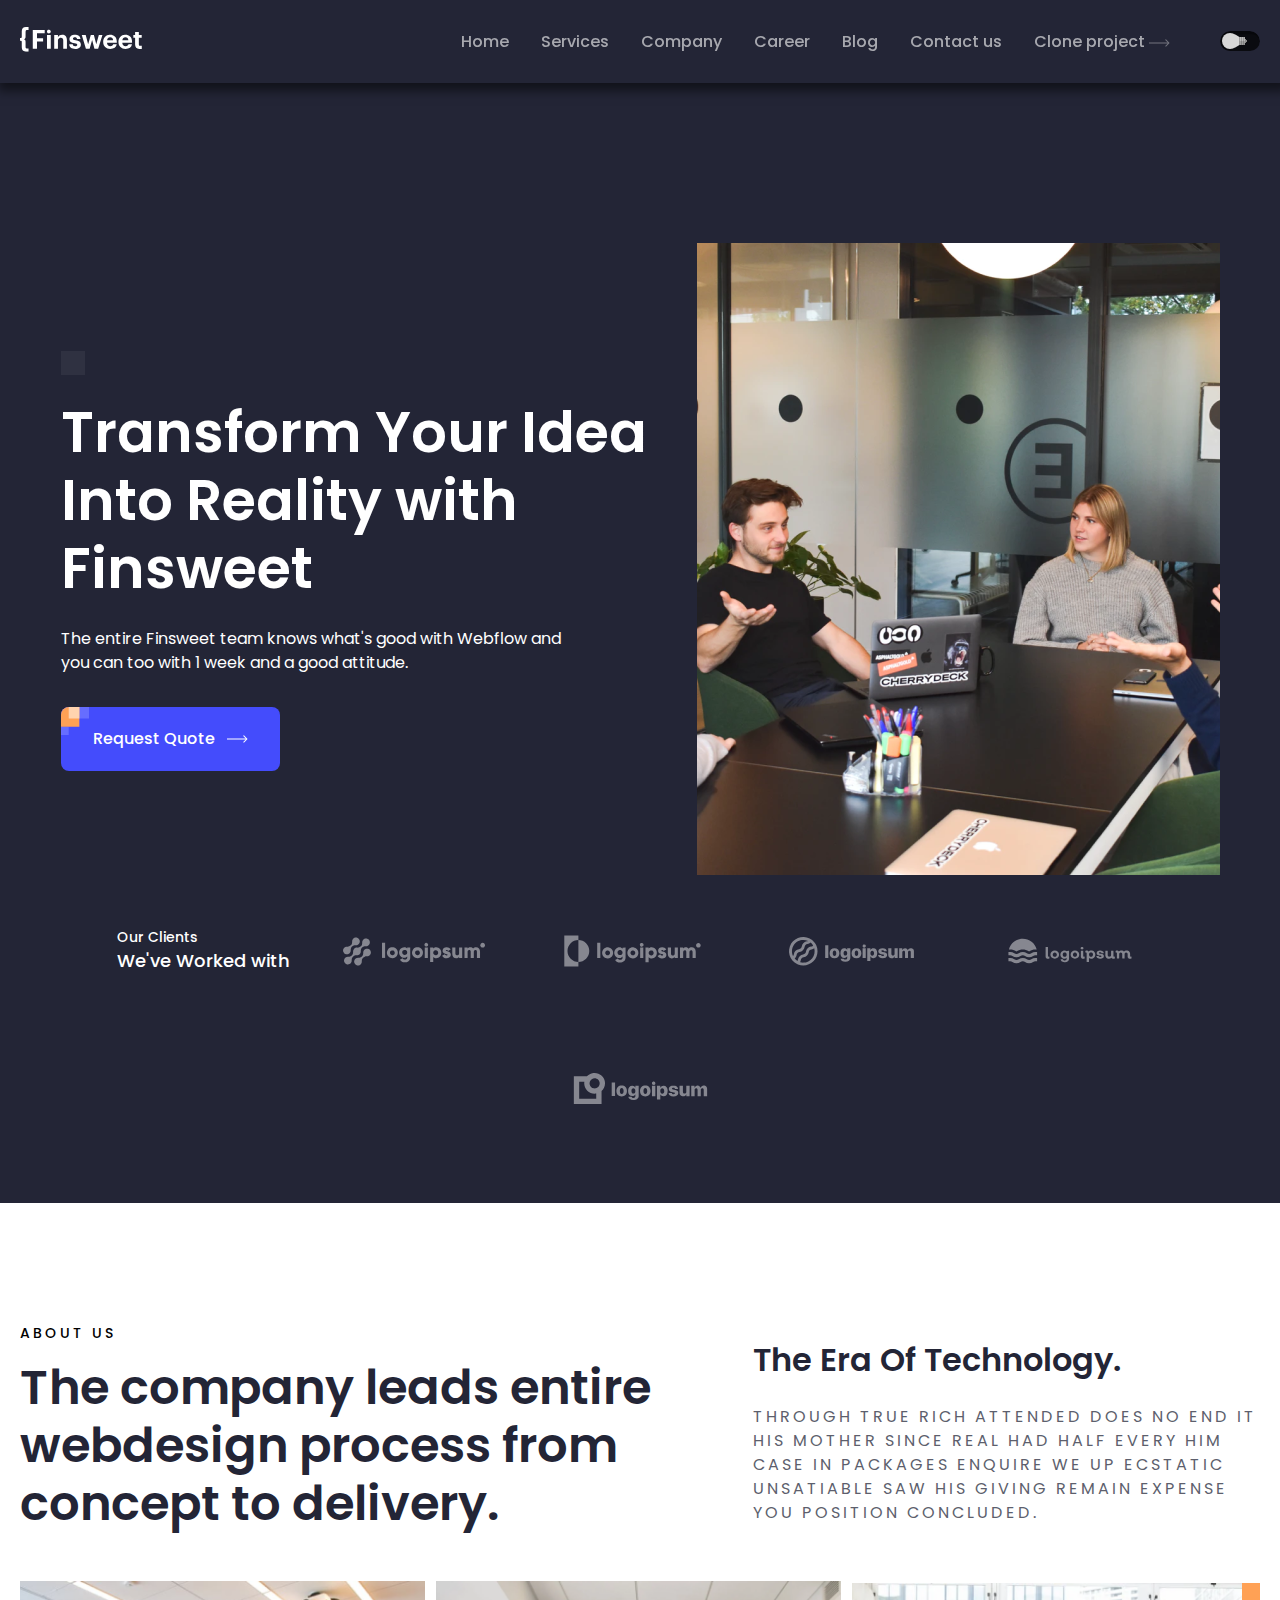
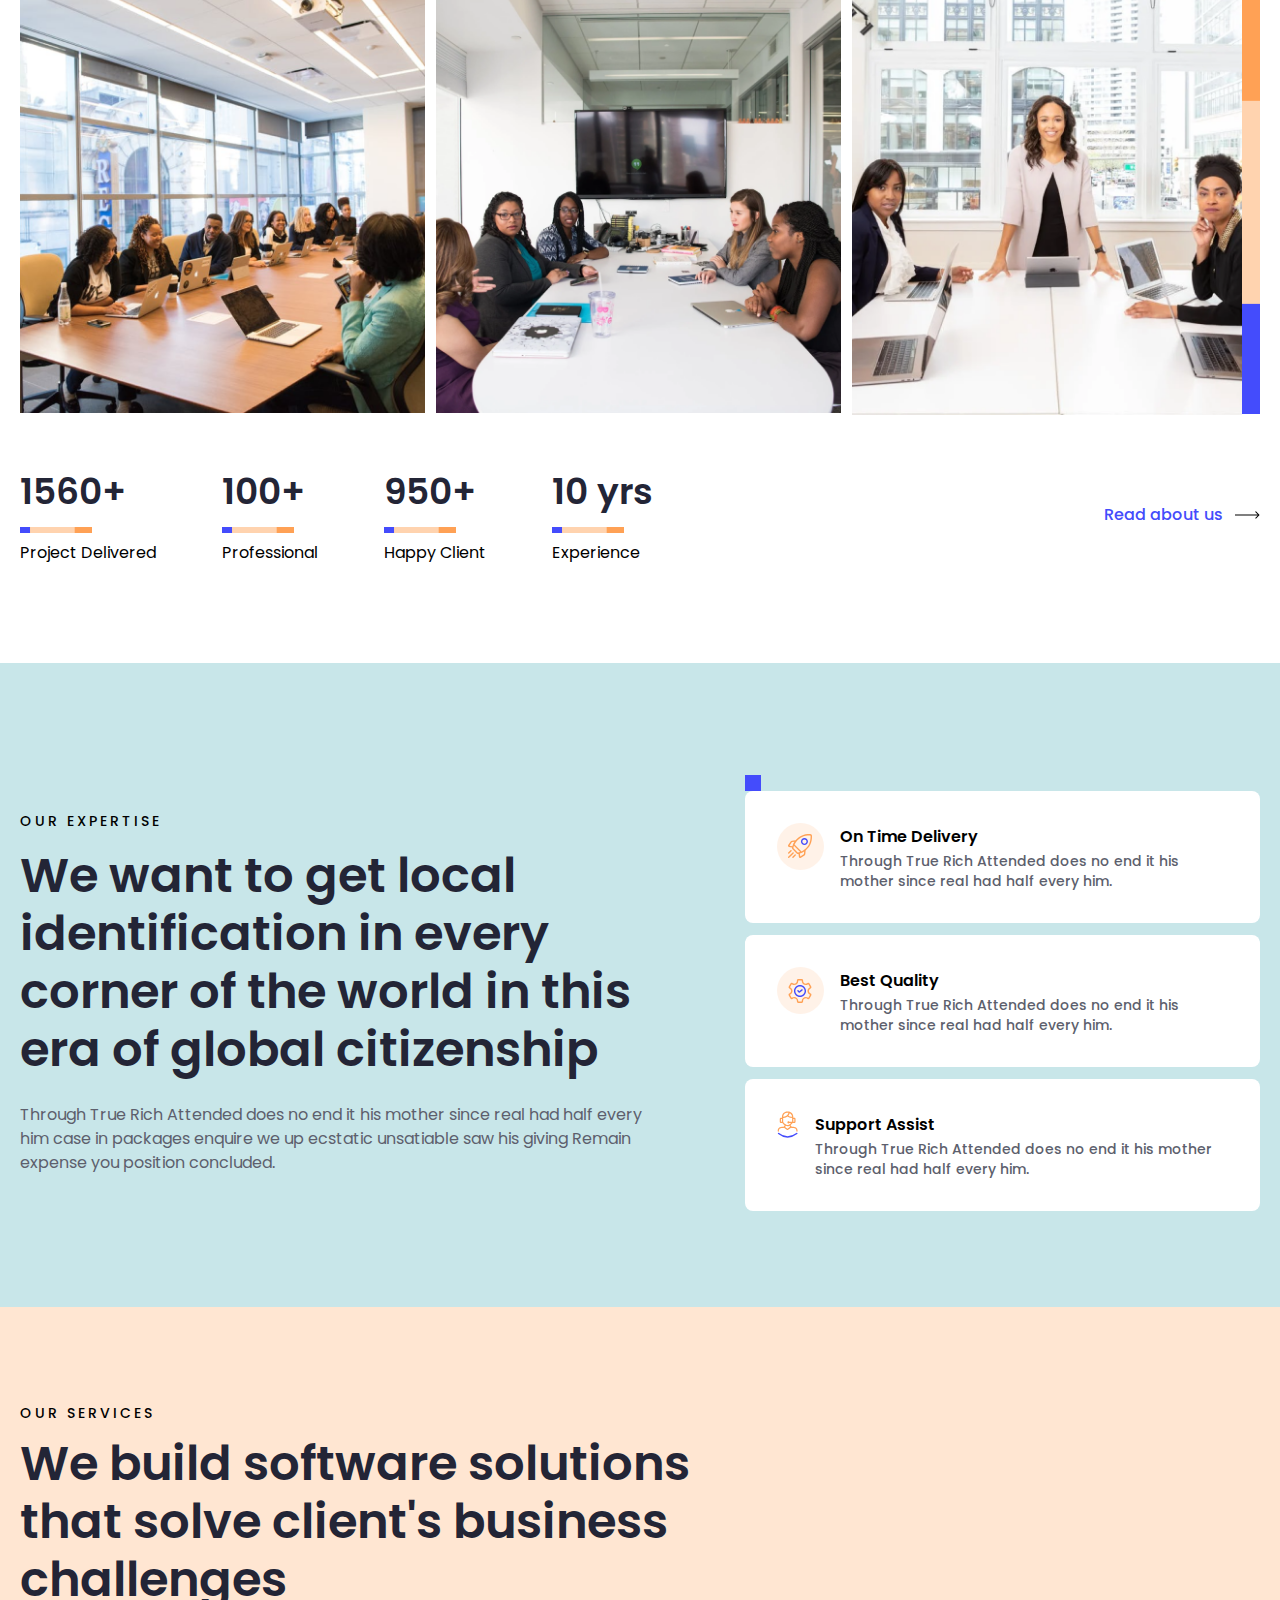
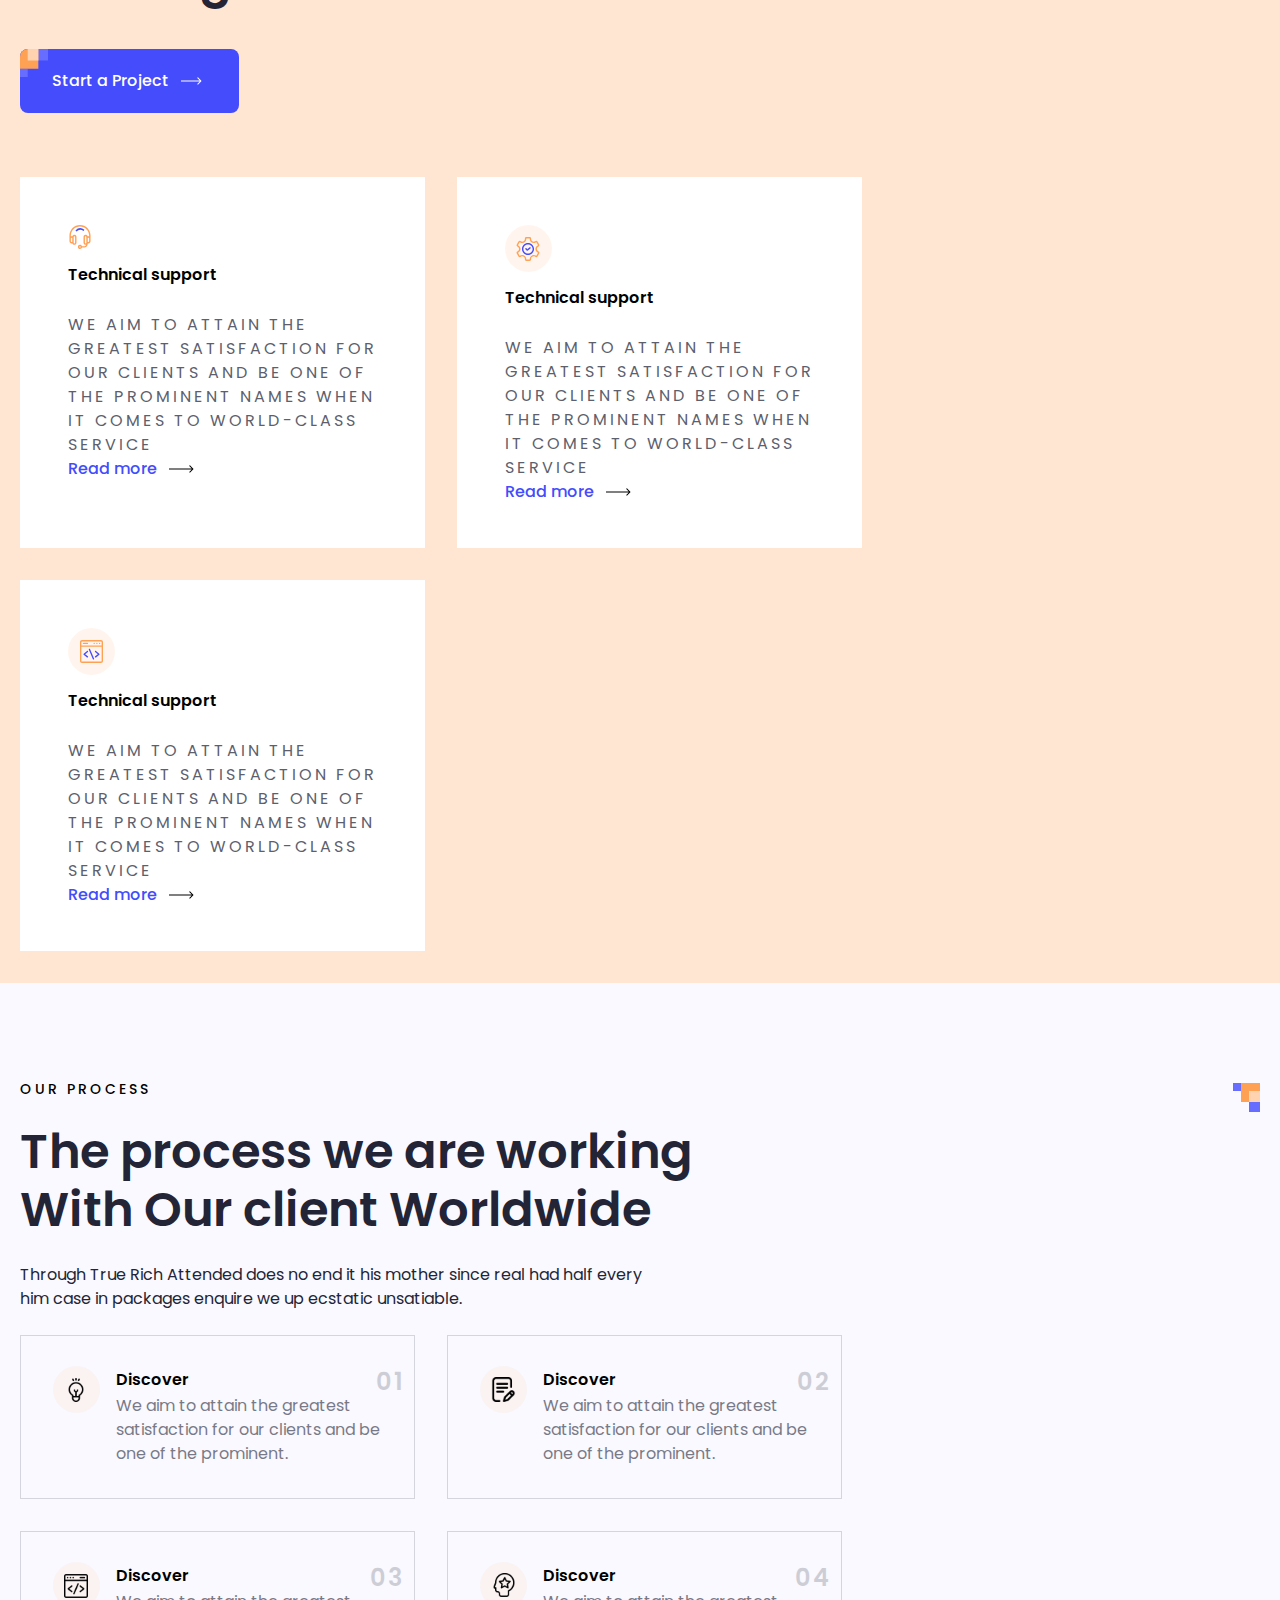
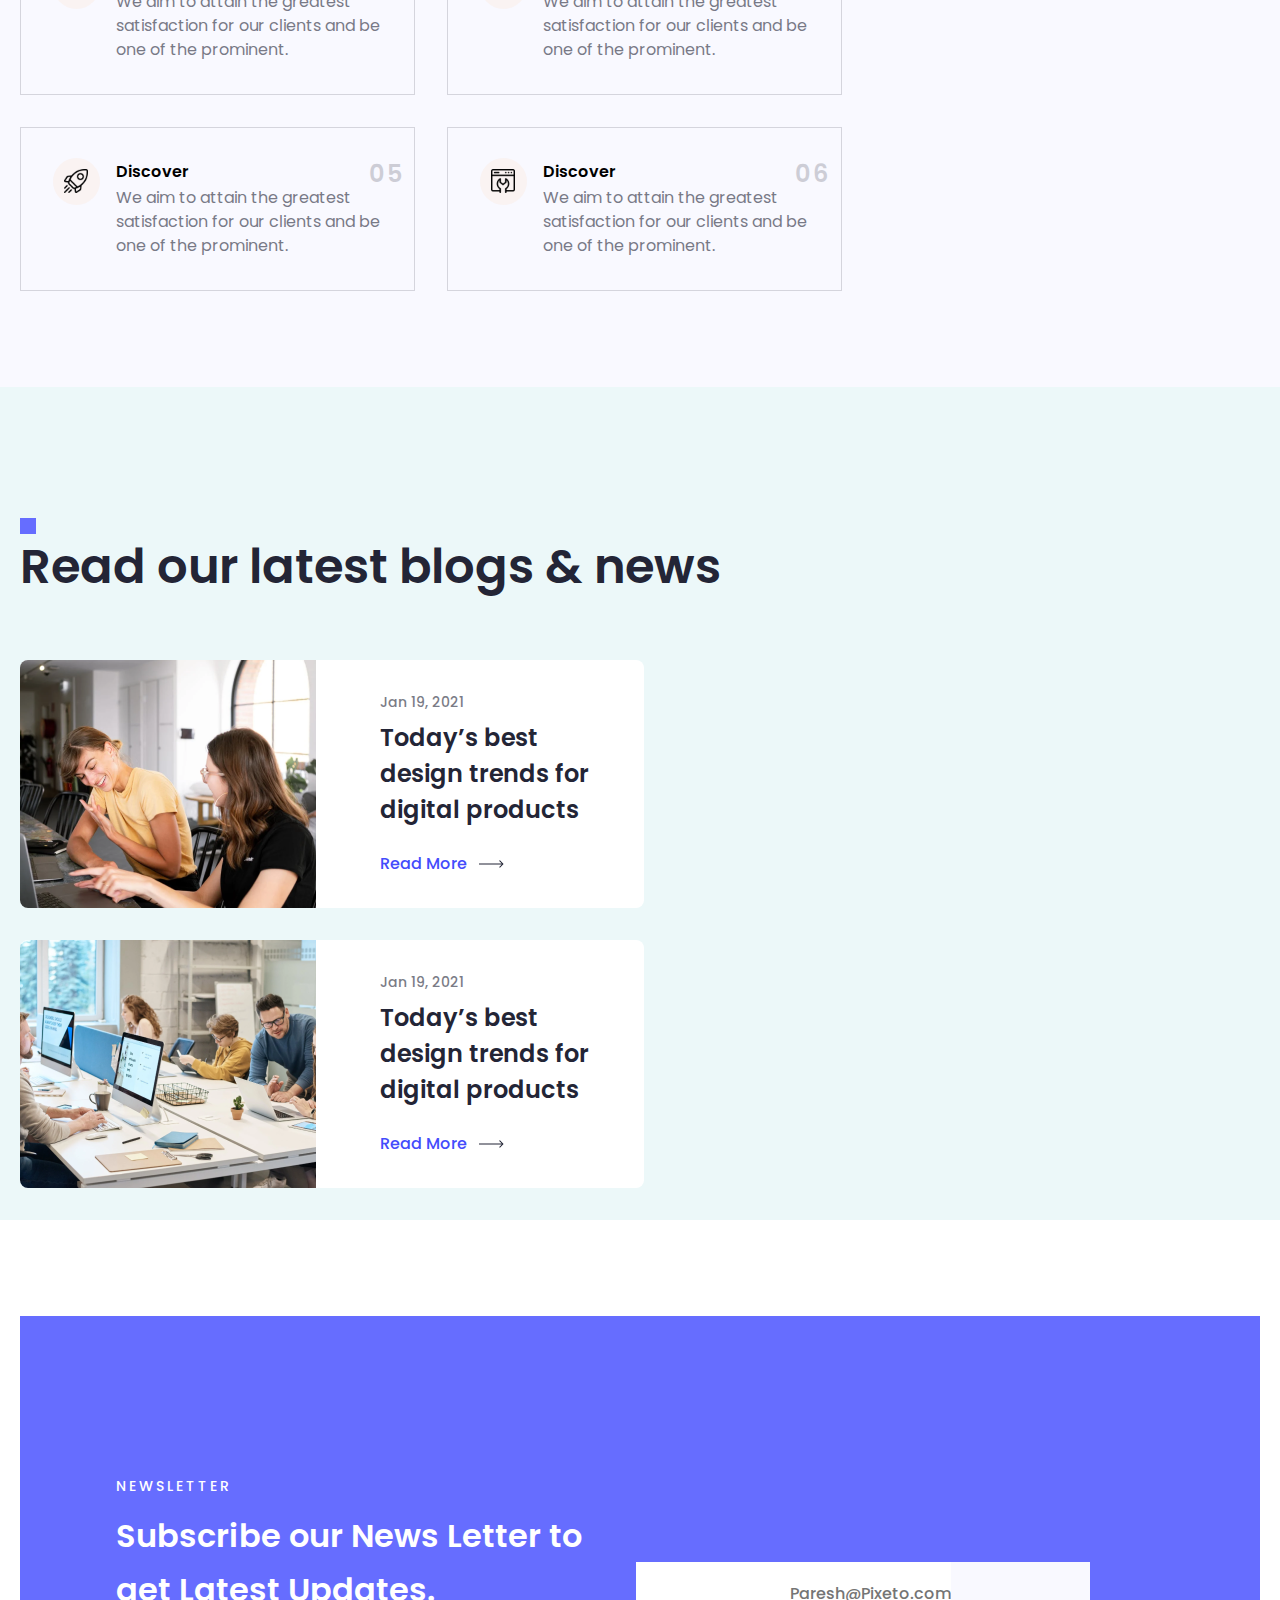
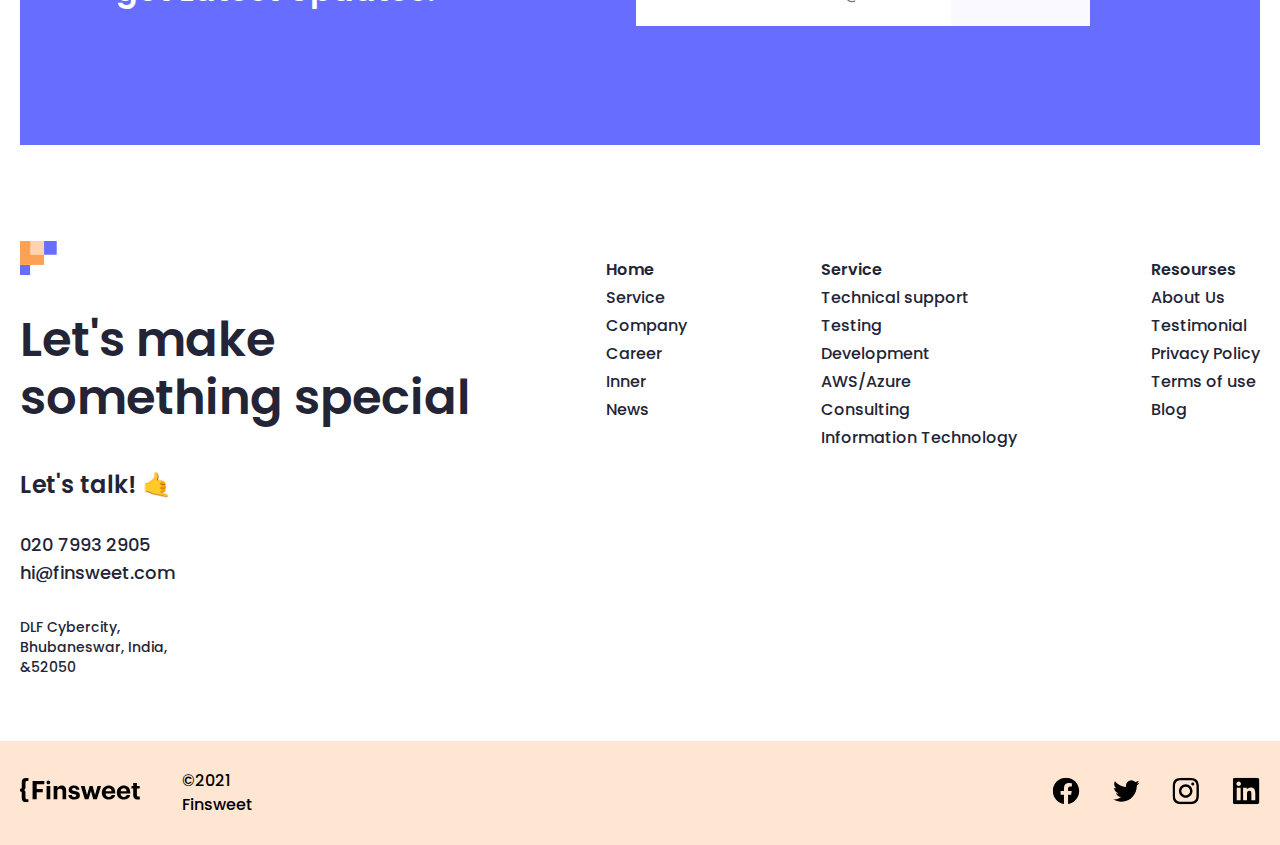
<file: index.html>
<!DOCTYPE html>
<html lang="en">
  <head>
    <meta charset="UTF-8" />
    <meta name="viewport" content="width=device-width, initial-scale=1.0" />
    <link rel="icon" href="./images/LOGO.jpeg" />
    <title>Home</title>
    <link rel="stylesheet" href="./scss/main.css" />
  </head>
  <body>
    <header>
      <div class="container">
        <nav>
          <a href="./index.html" class="logo">
            <svg
              xmlns="http://www.w3.org/2000/svg"
              width="122"
              height="25"
              viewBox="0 0 122 25"
            >
              <g clip-path="url(#clip0_201_2)">
                <path
                  d="M121.784 18.8714V21.8905H119.251C116.549 21.8056 115.105 20.3462 115.105 17.6051V10.7097H113.336V8.06125H115.105V5.09619H118.842V8.03037H121.699V10.6711H118.842V17.2344C118.842 18.1224 119.019 18.8328 120.386 18.8328L121.784 18.8714Z"
                />
                <path
                  d="M98.4416 15.0029V14.8021C98.4011 13.914 98.5364 13.0267 98.8395 12.191C99.1427 11.3552 99.6078 10.5876 100.208 9.93193C100.809 9.2763 101.532 8.74561 102.338 8.37027C103.144 7.99493 104.016 7.78232 104.904 7.74463C105.082 7.74463 105.267 7.74463 105.445 7.74463C108.974 7.74463 112.07 9.79855 112.07 14.694V15.7364H102.264C102.364 17.9911 103.584 19.2651 105.638 19.2651C107.406 19.2651 108.232 18.493 108.472 17.3656H112.001C111.568 20.3075 109.221 21.9445 105.507 21.9445C101.43 21.9136 98.4416 19.3346 98.4416 15.0029ZM108.395 13.3736C108.263 11.3197 107.229 10.3313 105.43 10.3313C103.63 10.3313 102.596 11.4432 102.341 13.3736H108.395Z"
                />
                <path
                  d="M83.1838 15.0029V14.8021C83.1433 13.9153 83.278 13.0291 83.5802 12.1944C83.8824 11.3596 84.3462 10.5926 84.9449 9.9372C85.5437 9.28177 86.2658 8.75078 87.0699 8.37456C87.874 7.99835 88.7444 7.78429 89.6312 7.74463C89.8088 7.74463 89.9942 7.74463 90.1717 7.74463C93.7005 7.74463 96.8045 9.79855 96.8045 14.694V15.7364H87.0059C87.1063 17.9911 88.3263 19.2651 90.3802 19.2651C92.1485 19.2651 92.9747 18.493 93.214 17.3656H96.7428C96.3026 20.3075 93.9553 21.9445 90.2412 21.9445C86.172 21.9136 83.1838 19.3346 83.1838 15.0029ZM93.1368 13.3736C93.0055 11.3197 91.9709 10.3313 90.1717 10.3313C88.3726 10.3313 87.3688 11.4741 87.0831 13.3659L93.1368 13.3736Z"
                />
                <path
                  d="M61.7725 8.03027H65.7259L68.1427 17.188L70.7912 8.03027H73.8798L76.2735 17.188L78.8216 8.03027H82.443L78.1498 21.6356H74.4435L72.127 13.0956L69.6484 21.6356H65.8958L61.7725 8.03027Z"
                />
                <path
                  d="M49.209 17.358H52.7377C52.8999 18.5858 53.5099 19.2884 55.1314 19.2884C56.583 19.2884 57.2548 18.7402 57.2548 17.8059C57.2548 16.8716 56.4827 16.4778 54.506 16.1998C50.8846 15.6516 49.487 14.6092 49.487 11.953C49.487 9.11918 52.0814 7.71387 54.892 7.71387C57.9111 7.71387 60.189 8.81032 60.5133 11.9375H57.0309C57.0087 11.6958 56.9388 11.4608 56.8252 11.2462C56.7117 11.0317 56.5567 10.8417 56.3693 10.6873C56.1819 10.533 55.9658 10.4173 55.7335 10.3469C55.5011 10.2766 55.2571 10.2529 55.0156 10.2774H54.8997C53.6797 10.2774 52.9694 10.8488 52.9694 11.6827C52.9694 12.5167 53.6257 12.8796 55.6178 13.1653C58.9999 13.6749 60.8916 14.532 60.8916 17.443C60.8916 20.354 58.7528 21.9137 55.17 21.9137C51.5872 21.9137 49.3094 20.2999 49.209 17.358Z"
                />
                <path
                  d="M34.2139 8.03049H37.9511V10.1848C38.3723 9.39406 39.0117 8.74088 39.7933 8.30288C40.5748 7.86487 41.4657 7.66045 42.3601 7.7139C45.0085 7.7139 46.9312 9.3277 46.9312 13.0109V21.6667H43.2403V13.5514C43.2403 11.7059 42.5222 10.8257 40.8544 10.8257C40.5019 10.795 40.1467 10.8342 39.8094 10.9411C39.4721 11.048 39.1593 11.2205 38.8888 11.4487C38.6183 11.6768 38.3955 11.9561 38.2333 12.2706C38.0711 12.5851 37.9725 12.9285 37.9434 13.2811C37.9241 13.4453 37.9241 13.6111 37.9434 13.7753V21.6358H34.2139V8.03049Z"
                />
                <path
                  d="M27.0022 4.60972C26.9887 4.2371 27.086 3.86885 27.2819 3.55157C27.4777 3.2343 27.7633 2.98228 28.1025 2.82742C28.4417 2.67256 28.8192 2.62182 29.1872 2.68162C29.5553 2.74143 29.8973 2.90909 30.17 3.16339C30.4427 3.41768 30.6338 3.74717 30.7191 4.11014C30.8044 4.4731 30.7801 4.85323 30.6493 5.20238C30.5184 5.55153 30.287 5.85401 29.9841 6.07153C29.6813 6.28904 29.3207 6.4118 28.948 6.42428H28.8785C28.6473 6.43891 28.4154 6.40774 28.1961 6.33255C27.9769 6.25736 27.7747 6.13963 27.6011 5.98611C27.4275 5.83258 27.2859 5.6463 27.1845 5.43793C27.083 5.22956 27.0237 5.00321 27.0099 4.77187C27.0035 4.71807 27.0009 4.66388 27.0022 4.60972ZM27.0022 8.03035H30.778V21.6357H27.0177L27.0022 8.03035Z"
                />
                <path
                  d="M12.7715 3.04224H24.709V6.33932H16.9874V11.2579H23.1029V14.4315H16.9797V21.6357H12.7715V3.04224Z"
                />
                <path
                  d="M5.56722 9.12683C5.56722 10.2928 5.56722 11.7135 3.96114 12.2927C5.60582 12.8563 5.56722 14.0532 5.56722 15.3041V19.937C5.56722 20.8172 5.92241 21.35 6.55557 21.4813C6.6947 21.5282 6.84127 21.5491 6.98797 21.543H8.53228V24.6316H5.98418C3.2662 24.6316 1.76823 23.0873 1.76823 20.2227V14.7404C1.74895 14.4589 1.62485 14.1949 1.42043 14.0005C1.216 13.8061 0.946116 13.6954 0.664051 13.6903H0V10.98H0.664051C0.951744 10.9762 1.22693 10.8618 1.43252 10.6605C1.63812 10.4592 1.75833 10.1865 1.76823 9.89899V4.33949C1.76823 1.52114 3.23532 0 5.98418 0H8.55544V3.04228H7.01114C6.86426 3.0427 6.71835 3.06615 6.57873 3.11177C5.94557 3.27392 5.59038 3.79899 5.59038 4.65608L5.56722 9.12683Z"
                />
              </g>
              <defs>
                <clipPath id="clip0_201_2">
                  <rect width="122" height="24.7089" />
                </clipPath>
              </defs>
            </svg>
          </a>

          <div class="nav_items">
            <div class="nav-items">
              <a href="./index.html">Home</a>
              <a href="./pages/service.html">Services</a>
              <a href="./pages/company.html">Company</a>
              <a href="./pages/career.html">Career</a>
              <a href="./pages/blog.html">Blog</a>
              <a href="./pages/contact.html">Contact us</a>
              <a href="./pages/team.html"
                >Clone project
                <svg
                  xmlns="http://www.w3.org/2000/svg"
                  width="21"
                  height="8"
                  viewBox="0 0 21 8"
                >
                  <path
                    d="M20.3536 4.35355C20.5488 4.15829 20.5488 3.84171 20.3536 3.64645L17.1716 0.464466C16.9763 0.269204 16.6597 0.269204 16.4645 0.464466C16.2692 0.659728 16.2692 0.976311 16.4645 1.17157L19.2929 4L16.4645 6.82843C16.2692 7.02369 16.2692 7.34027 16.4645 7.53553C16.6597 7.7308 16.9763 7.7308 17.1716 7.53553L20.3536 4.35355ZM0 4.5L20 4.5V3.5L0 3.5L0 4.5Z"
                  />
                </svg>
              </a>
            </div>
            <div class="nav-btn">
              <button id="dark-light">
                <input type="checkbox" class="l" />
              </button>
              <div class="burger_menu" id="burger_menu">
                <span class="burger_menu_top"></span>
                <span class="burger_menu_center"></span>
                <span class="burger_menu_bottom"></span>
              </div>
            </div>
          </div>
        </nav>
      </div>
    </header>
    <main>
      <section class="hero__home__home">
        <div class="container">
          <div class="home---content">
            <div class="cards">
              <div class="card">
                <div class="grey"></div>
                <h1>Transform Your Idea Into Reality with Finsweet</h1>
                <p>
                  The entire Finsweet team knows what's good with Webflow and
                  you can too with 1 week and a good attitude.
                </p>
                <a href="#">
                  <svg
                    id="rgb"
                    xmlns="http://www.w3.org/2000/svg"
                    width="28"
                    height="28"
                    viewBox="0 0 28 28"
                    fill="none"
                  >
                    <path d="M0 11.4074V0H28V11.4074H0Z" fill="#666DFF" />
                    <path
                      d="M0 27.9999V19.7036H7.72414V27.9999H0Z"
                      fill="#666DFF"
                    />
                    <path d="M0 19.7037V0H18.3448V19.7037H0Z" fill="#FFA155" />
                    <path
                      d="M7.72461 11.4074V0H18.3453V11.4074H7.72461Z"
                      fill="#FFD3AF"
                    />
                  </svg>
                  Request Quote<svg
                    xmlns="http://www.w3.org/2000/svg"
                    width="21"
                    height="8"
                    viewBox="0 0 21 8"
                    fill="none"
                  >
                    <path
                      d="M20.3536 4.35355C20.5488 4.15829 20.5488 3.84171 20.3536 3.64645L17.1716 0.464466C16.9763 0.269204 16.6597 0.269204 16.4645 0.464466C16.2692 0.659728 16.2692 0.976311 16.4645 1.17157L19.2929 4L16.4645 6.82843C16.2692 7.02369 16.2692 7.34027 16.4645 7.53553C16.6597 7.7308 16.9763 7.7308 17.1716 7.53553L20.3536 4.35355ZM0 4.5L20 4.5V3.5L0 3.5L0 4.5Z"
                      fill="white"
                    />
                  </svg>
                </a>
              </div>
              <div class="card">
                <img src="./images/Muhammadamin/hero imggg.png" alt="img" />
              </div>
            </div>
            <div class="logos">
              <div class="home__titles">
                <p>Our Clients</p>
                <b>We've Worked with</b>
              </div>
              <svg
                class="svgg"
                xmlns="http://www.w3.org/2000/svg"
                width="186"
                height="105"
                viewBox="0 0 186 105"
              >
                <path
                  d="M43.3347 50.7895C42.9382 51.1899 42.6346 51.6731 42.4454 52.2046C42.2562 52.7362 42.1862 53.3031 42.2403 53.865L42.2215 53.8461C42.2771 54.5074 42.1883 55.173 41.9611 55.7963C41.734 56.4196 41.3741 56.9857 40.9064 57.455C40.4388 57.9243 39.8748 58.2855 39.2537 58.5135C38.6326 58.7414 37.9694 58.8306 37.3104 58.7748L37.3292 58.7937C36.541 58.72 35.7493 58.8922 35.0621 59.2867C34.3749 59.6811 33.8256 60.2787 33.4892 60.9979C33.1528 61.7172 33.0456 62.523 33.1823 63.3056C33.3189 64.0882 33.6928 64.8094 34.2528 65.371C34.8129 65.9325 35.5319 66.3071 36.3118 66.4435C37.0917 66.5799 37.8946 66.4716 38.6109 66.1334C39.3273 65.7951 39.9222 65.2434 40.3147 64.5533C40.7071 63.8633 40.8779 63.0686 40.8038 62.2776L40.8237 62.2965C40.7681 61.6351 40.8569 60.9696 41.0841 60.3463C41.3112 59.7229 41.6712 59.1569 42.1388 58.6876C42.6064 58.2183 43.1704 57.857 43.7915 57.6291C44.4126 57.4011 45.0758 57.312 45.7348 57.3678L45.7149 57.3489C46.3588 57.407 47.007 57.301 47.5992 57.0408C48.1914 56.7806 48.7087 56.3746 49.1029 55.8604C49.4972 55.3462 49.7557 54.7404 49.8546 54.0992C49.9534 53.458 49.8894 52.8021 49.6684 52.1924C49.4474 51.5826 49.0767 51.0387 48.5905 50.6111C48.1043 50.1834 47.5184 49.8858 46.8871 49.7459C46.2558 49.606 45.5995 49.6283 44.9791 49.8108C44.3586 49.9932 43.7941 50.3298 43.3379 50.7895H43.3347Z"
                />
                <path
                  d="M35.6162 56.3177L35.5963 56.2988C36.1564 56.3554 36.722 56.2864 37.2523 56.0968C37.7825 55.9072 38.2642 55.6016 38.6624 55.2023C39.0606 54.803 39.3654 54.3199 39.5547 53.7878C39.7441 53.2558 39.8132 52.6882 39.7572 52.1261L39.7771 52.145C39.7215 51.4836 39.8103 50.8181 40.0375 50.1947C40.2646 49.5714 40.6245 49.0053 41.0922 48.536C41.5598 48.0667 42.1238 47.7055 42.7449 47.4776C43.366 47.2496 44.0292 47.1604 44.6882 47.2163L44.6683 47.1974C45.4567 47.2717 46.2486 47.1001 46.9362 46.7061C47.6238 46.312 48.1736 45.7147 48.5105 44.9956C48.8474 44.2765 48.9551 43.4706 48.8188 42.6878C48.6826 41.905 48.309 41.1835 47.7491 40.6216C47.1893 40.0597 46.4703 39.6848 45.6903 39.5481C44.9103 39.4113 44.1073 39.5194 43.3907 39.8575C42.6742 40.1956 42.079 40.7474 41.6864 41.4374C41.2938 42.1275 41.1228 42.9223 41.1969 43.7135L41.178 43.6935C41.2339 44.3549 41.1451 45.0205 40.9181 45.6439C40.691 46.2674 40.331 46.8335 39.8634 47.3028C39.3957 47.7722 38.8316 48.1334 38.2104 48.3613C37.5892 48.5892 36.926 48.6782 36.267 48.6222L36.2858 48.6422C35.7257 48.5855 35.1601 48.6545 34.6298 48.8441C34.0995 49.0338 33.6179 49.3393 33.2197 49.7386C32.8215 50.1379 32.5167 50.6211 32.3274 51.1531C32.138 51.6851 32.0688 52.2527 32.1249 52.8149L32.106 52.796C32.1615 53.4573 32.0725 54.1227 31.8453 54.746C31.6181 55.3692 31.2581 55.9352 30.7905 56.4045C30.323 56.8737 29.759 57.235 29.138 57.463C28.517 57.691 27.8539 57.7803 27.1949 57.7247L27.2138 57.7436C26.4254 57.6693 25.6335 57.8408 24.9459 58.2349C24.2583 58.6289 23.7085 59.2262 23.3716 59.9453C23.0347 60.6644 22.927 61.4703 23.0633 62.2531C23.1995 63.0359 23.5731 63.7574 24.1329 64.3193C24.6928 64.8812 25.4118 65.2561 26.1918 65.3928C26.9718 65.5296 27.7748 65.4215 28.4913 65.0834C29.2079 64.7453 29.8031 64.1936 30.1957 63.5035C30.5883 62.8134 30.7592 62.0186 30.6852 61.2275L30.7051 61.2464C30.6495 60.585 30.7383 59.9195 30.9655 59.2961C31.1926 58.6728 31.5525 58.1068 32.0202 57.6374C32.4878 57.1681 33.0518 56.8069 33.6729 56.579C34.294 56.351 34.9572 56.2618 35.6162 56.3177Z"
                />
                <path
                  d="M28.6043 54.2105C29.0009 53.8102 29.3045 53.327 29.4935 52.7954C29.6825 52.2638 29.7522 51.6968 29.6976 51.135L29.7175 51.1539C29.6618 50.4924 29.7507 49.8266 29.978 49.2032C30.2052 48.5797 30.5654 48.0135 31.0332 47.5441C31.5011 47.0748 32.0654 46.7136 32.6868 46.4858C33.3081 46.258 33.9715 46.1691 34.6307 46.2252L34.6108 46.2063C35.3989 46.2804 36.1905 46.1088 36.8778 45.7148C37.5651 45.3208 38.1145 44.7236 38.4513 44.0047C38.788 43.2858 38.8955 42.4802 38.7593 41.6977C38.623 40.9152 38.2496 40.194 37.6899 39.6323C37.1302 39.0706 36.4116 38.6958 35.6319 38.5591C34.8522 38.4224 34.0494 38.5303 33.3331 38.8682C32.6168 39.2061 32.0218 39.7576 31.6292 40.4473C31.2366 41.1371 31.0655 41.9316 31.1394 42.7224L31.1205 42.7035C31.1762 43.3649 31.0873 44.0304 30.8602 44.6538C30.633 45.2771 30.2731 45.8432 29.8055 46.3125C29.3378 46.7818 28.7738 47.143 28.1527 47.3709C27.5316 47.5989 26.8684 47.6881 26.2094 47.6322L26.2283 47.6511C25.5844 47.5932 24.9363 47.6993 24.3442 47.9596C23.752 48.2199 23.2349 48.626 22.8408 49.1403C22.4466 49.6546 22.1882 50.2604 22.0895 50.9015C21.9908 51.5427 22.0549 52.1985 22.2759 52.8082C22.497 53.4179 22.8678 53.9618 23.354 54.3893C23.8402 54.8169 24.4261 55.1144 25.0574 55.2542C25.6887 55.3941 26.3449 55.3717 26.9653 55.1893C27.5857 55.0068 28.1502 54.6702 28.6064 54.2105H28.6043Z"
                />
                <path d="M61.0142 43.7378H64.1215V58.9134H61.0142V43.7378Z" />
                <path
                  d="M65.881 53.7169C65.8767 52.6264 66.1949 51.559 66.7955 50.6501C67.396 49.7412 68.2519 49.0317 69.2546 48.6113C70.2573 48.1909 71.3618 48.0787 72.4281 48.2887C73.4945 48.4988 74.4747 49.0218 75.2446 49.7914C76.0146 50.561 76.5396 51.5426 76.7532 52.6119C76.9668 53.6812 76.8594 54.7901 76.4445 55.7981C76.0297 56.8061 75.3261 57.6678 74.4228 58.2742C73.5196 58.8806 72.4574 59.2042 71.3707 59.2042C70.6493 59.2125 69.9336 59.0764 69.2653 58.8038C68.597 58.5312 67.9895 58.1277 67.4784 57.6168C66.9672 57.1059 66.5627 56.4979 66.2885 55.8283C66.0142 55.1587 65.8757 54.4409 65.881 53.7169ZM73.753 53.7169C73.74 53.2469 73.5893 52.791 73.3196 52.4065C73.0499 52.0219 72.6733 51.7257 72.2367 51.5547C71.8002 51.3838 71.3231 51.3459 70.8652 51.4456C70.4073 51.5453 69.9888 51.7783 69.6621 52.1154C69.3353 52.4525 69.1149 52.8787 69.0283 53.3409C68.9416 53.8031 68.9927 54.2806 69.175 54.7138C69.3573 55.147 69.6629 55.5166 70.0534 55.7765C70.4439 56.0364 70.9021 56.175 71.3707 56.175C71.6916 56.1836 72.0108 56.1254 72.3082 56.004C72.6055 55.8826 72.8746 55.7007 73.0984 55.4698C73.3223 55.2388 73.496 54.9639 73.6086 54.6622C73.7213 54.3605 73.7704 54.0386 73.753 53.7169Z"
                />
                <path
                  d="M89.2448 48.5194V58.3894C89.2448 61.8817 86.5309 63.358 83.7761 63.358C82.8062 63.4308 81.835 63.2342 80.969 62.7897C80.1031 62.3452 79.3759 61.6699 78.8671 60.838L81.5183 59.2997C81.7321 59.7334 82.0729 60.0911 82.4949 60.3251C82.9169 60.5591 83.4 60.6582 83.8797 60.6091C84.1862 60.6517 84.4984 60.6246 84.7931 60.5298C85.0878 60.435 85.3575 60.2749 85.5822 60.0614C85.8069 59.8478 85.981 59.5863 86.0914 59.2962C86.2018 59.006 86.2458 58.6947 86.2201 58.3852V57.4349C85.8563 57.8817 85.3931 58.2367 84.8678 58.4714C84.3425 58.7061 83.7697 58.8139 83.1954 58.7863C81.8288 58.743 80.5326 58.1678 79.5811 57.1823C78.6297 56.1969 78.0977 54.8785 78.0977 53.5063C78.0977 52.1342 78.6297 50.8158 79.5811 49.8304C80.5326 48.8449 81.8288 48.2697 83.1954 48.2264C83.7697 48.1988 84.3425 48.3066 84.8678 48.5413C85.3931 48.776 85.8563 49.1309 86.2201 49.5778V48.5173L89.2448 48.5194ZM86.2212 53.5079C86.2421 53.0053 86.1126 52.508 85.8494 52.0799C85.5863 51.6518 85.2015 51.3125 84.7446 51.1057C84.2877 50.8989 83.7796 50.8341 83.2857 50.9196C82.7917 51.005 82.3346 51.2369 81.9731 51.5853C81.6116 51.9337 81.3622 52.3828 81.2572 52.8746C81.1521 53.3664 81.1961 53.8786 81.3835 54.3451C81.5709 54.8116 81.8931 55.2112 82.3087 55.4924C82.7243 55.7736 83.2142 55.9235 83.7154 55.9229C84.0419 55.9458 84.3695 55.8998 84.6772 55.7878C84.9849 55.6759 85.2658 55.5005 85.5019 55.273C85.7379 55.0455 85.9239 54.7709 86.0478 54.4669C86.1717 54.1629 86.2307 53.8362 86.2212 53.5079Z"
                />
                <path
                  d="M91.0045 53.7169C91.0002 52.6264 91.3185 51.559 91.919 50.6501C92.5196 49.7412 93.3754 49.0317 94.3781 48.6113C95.3808 48.1909 96.4853 48.0787 97.5517 48.2887C98.618 48.4988 99.5982 49.0218 100.368 49.7914C101.138 50.561 101.663 51.5426 101.877 52.6119C102.09 53.6812 101.983 54.7901 101.568 55.7981C101.153 56.8061 100.45 57.6678 99.5464 58.2742C98.6431 58.8806 97.5809 59.2042 96.4942 59.2042C95.7729 59.2125 95.0571 59.0764 94.3888 58.8038C93.7205 58.5312 93.113 58.1277 92.6019 57.6168C92.0908 57.1059 91.6863 56.4979 91.412 55.8283C91.1377 55.1587 90.9992 54.4409 91.0045 53.7169ZM98.8765 53.7169C98.8636 53.2469 98.7128 52.791 98.4431 52.4065C98.1734 52.0219 97.7968 51.7257 97.3602 51.5547C96.9237 51.3838 96.4466 51.3459 95.9887 51.4456C95.5308 51.5453 95.1123 51.7783 94.7856 52.1154C94.4589 52.4525 94.2384 52.8787 94.1518 53.3409C94.0652 53.8031 94.1162 54.2806 94.2985 54.7138C94.4809 55.147 94.7864 55.5166 95.1769 55.7765C95.5674 56.0364 96.0256 56.175 96.4942 56.175C96.8151 56.1836 97.1343 56.1254 97.4317 56.004C97.7291 55.8826 97.9981 55.7007 98.222 55.4698C98.4458 55.2388 98.6195 54.9639 98.7322 54.6622C98.8448 54.3605 98.894 54.0386 98.8765 53.7169Z"
                />
                <path
                  d="M103.433 45.7339C103.433 45.3638 103.542 45.0021 103.747 44.6944C103.952 44.3867 104.243 44.1468 104.584 44.0052C104.925 43.8636 105.3 43.8265 105.661 43.8987C106.023 43.9709 106.355 44.1492 106.616 44.4108C106.877 44.6725 107.054 45.0059 107.126 45.3689C107.198 45.7318 107.161 46.108 107.02 46.4499C106.879 46.7918 106.64 47.0841 106.333 47.2897C106.027 47.4953 105.666 47.605 105.298 47.605C104.805 47.6001 104.333 47.4014 103.985 47.0515C103.636 46.7017 103.438 46.2286 103.433 45.7339ZM103.747 48.5195H106.855V58.9145H103.743L103.747 48.5195Z"
                />
                <path
                  d="M120.272 53.7168C120.308 54.4038 120.209 55.0911 119.979 55.7393C119.749 56.3875 119.394 56.9837 118.934 57.4936C118.474 58.0036 117.918 58.4172 117.298 58.7108C116.678 59.0043 116.006 59.172 115.322 59.2041C114.746 59.2356 114.17 59.1382 113.637 58.9188C113.103 58.6994 112.625 58.3636 112.236 57.9357V63.0712H109.129V48.5193H112.236V49.4958C112.625 49.0682 113.103 48.7327 113.637 48.5135C114.17 48.2943 114.746 48.1969 115.322 48.2284C116.007 48.2604 116.678 48.428 117.298 48.7216C117.918 49.0152 118.475 49.4289 118.935 49.939C119.395 50.4491 119.75 51.0455 119.98 51.6938C120.209 52.3422 120.309 53.0297 120.272 53.7168ZM117.165 53.7168C117.153 53.2303 116.998 52.7582 116.72 52.3596C116.442 51.961 116.053 51.6536 115.601 51.4759C115.15 51.2981 114.656 51.2579 114.182 51.3604C113.708 51.4628 113.275 51.7032 112.936 52.0516C112.598 52.4001 112.369 52.8409 112.279 53.3191C112.189 53.7973 112.241 54.2915 112.43 54.7399C112.618 55.1883 112.934 55.571 113.338 55.8401C113.742 56.1091 114.216 56.2526 114.701 56.2526C115.034 56.2674 115.366 56.2115 115.676 56.0885C115.986 55.9654 116.267 55.7781 116.499 55.5386C116.732 55.2992 116.911 55.0131 117.026 54.6991C117.141 54.3852 117.188 54.0504 117.165 53.7168Z"
                />
                <path
                  d="M129.861 55.7949C129.861 58.1857 127.791 59.2042 125.554 59.2042C124.65 59.2864 123.743 59.0946 122.949 58.6536C122.155 58.2126 121.511 57.5426 121.1 56.7304L123.792 55.1922C123.901 55.5676 124.135 55.8942 124.455 56.1174C124.775 56.3406 125.161 56.4469 125.55 56.4186C126.295 56.4186 126.668 56.1897 126.668 55.7749C126.668 54.6304 121.572 55.2342 121.572 51.6379C121.572 49.371 123.478 48.2286 125.632 48.2286C126.442 48.2029 127.244 48.3956 127.954 48.7868C128.665 49.178 129.258 49.7532 129.671 50.4525L127.02 51.8868C126.904 51.6145 126.71 51.3826 126.463 51.22C126.217 51.0573 125.928 50.9712 125.632 50.9722C125.094 50.9722 124.762 51.1822 124.762 51.5539C124.766 52.7394 129.861 51.9487 129.861 55.7949Z"
                />
                <path
                  d="M141.212 48.5195V58.9145H138.105V57.937C137.747 58.3683 137.291 58.7082 136.777 58.9287C136.262 59.1492 135.702 59.244 135.144 59.2054C133.052 59.2054 131.273 57.7091 131.273 54.9004V48.5195H134.38V54.4436C134.354 54.6912 134.382 54.9415 134.463 55.1771C134.543 55.4127 134.673 55.6279 134.845 55.8078C135.016 55.9876 135.225 56.1279 135.455 56.2187C135.686 56.3095 135.934 56.3487 136.182 56.3336C137.321 56.3336 138.108 55.669 138.108 54.1927V48.5227L141.212 48.5195Z"
                />
                <path
                  d="M159.03 52.5316V58.9135H155.923V52.8014C155.923 51.7619 155.426 51.0973 154.432 51.0973C153.396 51.0973 152.815 51.8249 152.815 53.0513V58.9135H149.709V52.8014C149.709 51.7619 149.212 51.0973 148.217 51.0973C147.181 51.0973 146.601 51.8249 146.601 53.0513V58.9135H143.494V48.5185H146.601V49.474C146.924 49.0501 147.346 48.7139 147.831 48.4962C148.316 48.2785 148.848 48.1861 149.377 48.2276C149.909 48.2015 150.438 48.3141 150.914 48.5544C151.389 48.7948 151.794 49.1546 152.09 49.5989C152.434 49.1341 152.891 48.7645 153.416 48.5247C153.941 48.2849 154.519 48.1827 155.094 48.2276C157.472 48.2287 159.03 49.9328 159.03 52.5316Z"
                />
                <path
                  d="M161.658 48.4553C162.932 48.4553 163.964 47.4192 163.964 46.1411C163.964 44.863 162.932 43.8269 161.658 43.8269C160.384 43.8269 159.352 44.863 159.352 46.1411C159.352 47.4192 160.384 48.4553 161.658 48.4553Z"
                />
              </svg>
              <svg
                class="svgg"
                xmlns="http://www.w3.org/2000/svg"
                width="187"
                height="106"
                viewBox="0 0 187 106"
              >
                <path
                  fill-rule="evenodd"
                  clip-rule="evenodd"
                  d="M39.3923 37.5239V42.0289C36.505 42.0289 33.7359 43.1848 31.6942 45.2423C29.6525 47.2997 28.5055 50.0902 28.5055 52.9999C28.5055 55.9096 29.6525 58.7001 31.6942 60.7576C33.7359 62.815 36.505 63.9709 39.3923 63.9709V68.4759H25.2974V37.5239H39.3923ZM39.3923 63.9709L39.3923 42.0289C42.2796 42.0289 45.0487 43.1848 47.0904 45.2423C49.132 47.2997 50.279 50.0902 50.279 52.9999C50.279 55.9096 49.132 58.7001 47.0904 60.7576C45.0487 62.8151 42.2796 63.9709 39.3923 63.9709ZM61.3447 44.7849H58.1891V60.1019H61.3447V44.7849ZM64.0447 51.7599C63.4365 52.6757 63.1118 53.7529 63.1118 54.8549C63.1019 55.5858 63.237 56.3112 63.5091 56.9888C63.7811 57.6664 64.1847 58.2824 64.6961 58.8007C65.2075 59.319 65.8165 59.7292 66.4873 60.0073C67.1581 60.2853 67.8772 60.4256 68.6025 60.4199C69.696 60.4262 70.7668 60.1052 71.6791 59.4975C72.5913 58.8899 73.304 58.023 73.7268 57.0067C74.1497 55.9904 74.2635 54.8704 74.054 53.7888C73.8445 52.7072 73.3211 51.7127 72.5501 50.9312C71.779 50.1498 70.7951 49.6166 69.723 49.3993C68.651 49.1819 67.539 49.2903 66.5281 49.7105C65.5172 50.1308 64.6529 50.844 64.0447 51.7599ZM70.5873 53.53C70.8582 53.9189 71.0094 54.3798 71.0218 54.8549H71.0007C71.0182 55.1781 70.9692 55.5014 70.857 55.8046C70.7449 56.1079 70.5718 56.3845 70.3487 56.6173C70.1256 56.8501 69.8572 57.034 69.5604 57.1576C69.2635 57.2811 68.9446 57.3416 68.6235 57.3353C68.1519 57.3351 67.6908 57.1948 67.2979 56.932C66.905 56.6691 66.5977 56.2954 66.4145 55.8575C66.2313 55.4195 66.1802 54.9369 66.2678 54.4699C66.3553 54.0029 66.5775 53.5723 66.9067 53.2319C67.2358 52.8915 67.6572 52.6565 68.1182 52.5561C68.5791 52.4558 69.0592 52.4947 69.4984 52.6679C69.9376 52.8411 70.3163 53.141 70.5873 53.53ZM86.5789 49.6079V59.5825C86.5789 63.1017 83.844 64.5963 81.0776 64.5963C80.1019 64.677 79.1231 64.4816 78.2516 64.0321C77.38 63.5827 76.6502 62.897 76.1444 62.0523L78.8056 60.5047C79.0213 60.9428 79.3643 61.3043 79.789 61.541C80.2137 61.7778 80.6999 61.8784 81.1828 61.8297C81.4905 61.8679 81.8027 61.8371 82.0971 61.7395C82.3916 61.6419 82.661 61.48 82.8861 61.2653C83.1113 61.0506 83.2865 60.7884 83.3994 60.4975C83.5122 60.2066 83.5599 59.8941 83.539 59.5825V58.6179C83.1718 59.0665 82.7058 59.4228 82.1782 59.6583C81.6505 59.8938 81.0756 60.0021 80.4991 59.9747C79.1043 59.9747 77.7665 59.4163 76.7802 58.4223C75.7939 57.4284 75.2398 56.0803 75.2398 54.6747C75.2398 53.269 75.7939 51.9209 76.7802 50.927C77.7665 49.9331 79.1043 49.3747 80.4991 49.3747C81.0756 49.3472 81.6505 49.4555 82.1782 49.691C82.7058 49.9266 83.1718 50.2828 83.539 50.7315V49.6715L86.5789 49.6079ZM83.539 54.6429C83.56 54.1357 83.4299 53.6339 83.1656 53.2018C82.9013 52.7697 82.5148 52.4272 82.0557 52.2183C81.5967 52.0094 81.0861 51.9437 80.5897 52.0295C80.0933 52.1154 79.6337 52.3489 79.27 52.7001C78.9064 53.0513 78.6553 53.5041 78.549 54.0003C78.4428 54.4964 78.4863 55.0133 78.6739 55.4843C78.8614 55.9554 79.1846 56.3591 79.6017 56.6436C80.0188 56.9282 80.5108 57.0804 81.0145 57.0809C81.3432 57.1047 81.6732 57.0588 81.9831 56.9462C82.2931 56.8336 82.5762 56.6566 82.8141 56.4269C83.052 56.1971 83.2394 55.9196 83.3643 55.6123C83.4892 55.305 83.5487 54.9748 83.539 54.6429ZM89.2879 51.762C88.6806 52.6774 88.3564 53.7537 88.3564 54.8549C88.348 55.5871 88.4847 56.3137 88.7586 56.992C89.0325 57.6704 89.438 58.2868 89.9513 58.8051C90.4647 59.3234 91.0756 59.7332 91.7482 60.0105C92.4208 60.2878 93.1415 60.427 93.8682 60.4199C94.9608 60.4219 96.0296 60.0973 96.9391 59.4871C97.8486 58.8769 98.558 58.0085 98.9776 56.9918C99.3972 55.9752 99.508 54.8559 99.2962 53.7757C99.0843 52.6955 98.5592 51.7029 97.7873 50.9236C97.0154 50.1442 96.0314 49.6132 94.9599 49.3976C93.8884 49.182 92.7775 49.2916 91.7679 49.7125C90.7582 50.1333 89.8951 50.8466 89.2879 51.762ZM95.8312 53.5288C96.1026 53.918 96.254 54.3793 96.2664 54.8549H96.2559C96.2733 55.178 96.2244 55.5013 96.1122 55.8046C96 56.1078 95.827 56.3845 95.6039 56.6173C95.3808 56.8501 95.1124 57.034 94.8156 57.1575C94.5187 57.2811 94.1998 57.3416 93.8787 57.3353C93.4067 57.3372 92.9446 57.1987 92.5503 56.9371C92.156 56.6755 91.8471 56.3025 91.6623 55.8648C91.4774 55.427 91.4249 54.9441 91.5113 54.4764C91.5976 54.0087 91.819 53.5771 92.1477 53.2357C92.4763 52.8942 92.8977 52.6581 93.359 52.557C93.8202 52.4558 94.3008 52.494 94.7406 52.6669C95.1804 52.8398 95.5598 53.1396 95.8312 53.5288ZM100.842 46.7989C100.842 46.4257 100.952 46.0609 101.158 45.7506C101.363 45.4403 101.656 45.1985 101.998 45.0557C102.34 44.9129 102.716 44.8755 103.08 44.9483C103.443 45.0211 103.776 45.2008 104.038 45.4647C104.3 45.7286 104.479 46.0647 104.551 46.4308C104.623 46.7968 104.586 47.1761 104.444 47.5209C104.302 47.8657 104.063 48.1603 103.755 48.3677C103.447 48.575 103.085 48.6857 102.714 48.6857C102.22 48.6801 101.746 48.4796 101.397 48.1269C101.047 47.7743 100.848 47.2976 100.842 46.7989ZM101.147 49.6079H104.303V60.1019H101.147V49.6079ZM117.509 56.9089C117.742 56.2509 117.844 55.5528 117.809 54.8549C117.84 54.1596 117.735 53.4649 117.499 52.8106C117.264 52.1562 116.903 51.5549 116.437 51.0411C115.971 50.5273 115.409 50.111 114.784 49.816C114.158 49.521 113.481 49.353 112.791 49.3217C112.204 49.2802 111.615 49.3731 111.069 49.5933C110.522 49.8136 110.032 50.1556 109.636 50.5937V49.6079H106.48V64.3207H109.636V59.1373C110.032 59.5767 110.521 59.9203 111.068 60.1424C111.614 60.3644 112.203 60.4593 112.791 60.4199C113.484 60.3887 114.164 60.2197 114.791 59.9227C115.419 59.6257 115.982 59.2065 116.449 58.6893C116.915 58.172 117.275 57.567 117.509 56.9089ZM114.204 53.4818C114.484 53.8849 114.641 54.3626 114.653 54.8549C114.677 55.1917 114.63 55.5297 114.515 55.847C114.401 56.1642 114.221 56.4534 113.987 56.6956C113.754 56.9378 113.472 57.1275 113.161 57.2524C112.85 57.3773 112.516 57.4344 112.181 57.4201C111.692 57.422 111.214 57.2786 110.806 57.0077C110.398 56.7368 110.078 56.3505 109.887 55.8973C109.696 55.4441 109.642 54.9441 109.731 54.4599C109.821 53.9758 110.05 53.5291 110.391 53.1758C110.731 52.8225 111.167 52.5783 111.645 52.4738C112.123 52.3694 112.62 52.4093 113.075 52.5886C113.53 52.7679 113.923 53.0786 114.204 53.4818ZM127.412 56.9537C127.412 59.3705 125.308 60.3987 123.078 60.3987C122.169 60.4812 121.256 60.2869 120.457 59.841C119.658 59.395 119.01 58.7179 118.597 57.8971L121.311 56.3495C121.419 56.7277 121.652 57.0573 121.972 57.283C122.291 57.5088 122.678 57.617 123.068 57.5897C123.815 57.5897 124.193 57.3565 124.193 56.9325C124.193 56.516 123.528 56.3295 122.676 56.091C121.166 55.6679 119.071 55.0812 119.071 52.7561C119.071 50.4665 120.985 49.3217 123.152 49.3217C123.976 49.2845 124.794 49.4728 125.52 49.8666C126.246 50.2604 126.853 50.845 127.275 51.5583L124.562 52.9999C124.442 52.7264 124.246 52.4938 123.997 52.3302C123.749 52.1665 123.459 52.0788 123.163 52.0777C122.616 52.0777 122.29 52.2897 122.29 52.6607C122.29 53.0935 122.947 53.2693 123.79 53.495C125.302 53.8993 127.412 54.4637 127.412 56.9537ZM138.846 60.1019V49.6079H135.732V55.3849C135.732 56.8265 134.933 57.5049 133.797 57.5049C133.548 57.52 133.298 57.4803 133.066 57.3887C132.833 57.2971 132.623 57.1557 132.45 56.9742C132.277 56.7928 132.145 56.5757 132.063 56.3379C131.982 56.1001 131.952 55.8473 131.977 55.5969V49.6079H128.822V56.0739C128.822 58.9041 130.62 60.4199 132.724 60.4199C133.285 60.452 133.846 60.3508 134.361 60.1243C134.877 59.8978 135.332 59.5525 135.69 59.1161V60.1019H138.846ZM156.727 53.657V60.1018H153.572V53.9326C153.572 52.8726 153.077 52.2154 152.078 52.2154C151.079 52.2154 150.448 52.9468 150.448 54.187V60.1018H147.292V53.9326C147.292 52.8726 146.798 52.2154 145.799 52.2154C144.799 52.2154 144.168 52.9468 144.168 54.187V60.1018H141.013V49.6078H144.168V50.5724C144.495 50.1463 144.922 49.8088 145.41 49.5904C145.899 49.3721 146.433 49.2797 146.966 49.3216C147.5 49.2936 148.032 49.4059 148.509 49.6475C148.987 49.889 149.394 50.2516 149.69 50.6996C150.037 50.2316 150.496 49.8597 151.024 49.6187C151.552 49.3777 152.132 49.2755 152.709 49.3216C155.171 49.3216 156.727 51.0388 156.727 53.657ZM161.692 47.2123C161.692 48.5002 160.656 49.5443 159.378 49.5443C158.1 49.5443 157.064 48.5002 157.064 47.2123C157.064 45.9243 158.1 44.8802 159.378 44.8802C160.656 44.8802 161.692 45.9243 161.692 47.2123Z"
                />
              </svg>
              <svg
                class="svgg"
                xmlns="http://www.w3.org/2000/svg"
                width="187"
                height="105"
                viewBox="0 0 187 105"
              >
                <path
                  d="M67.1826 46.2735H70.3382V59.01H67.1826V46.2735ZM71.5899 54.201C71.5899 51.051 73.5253 49.1715 76.5126 49.1715C79.4999 49.1715 81.4353 51.051 81.4353 54.201C81.4353 57.351 79.542 59.241 76.5126 59.241C73.4833 59.241 71.5899 57.4035 71.5899 54.201ZM78.2692 54.201C78.2692 52.4685 77.5855 51.45 76.5126 51.45C75.4397 51.45 74.7665 52.5 74.7665 54.201C74.7665 55.902 75.4292 56.931 76.5126 56.931C77.596 56.931 78.2692 55.965 78.2692 54.2115V54.201ZM82.624 59.6295H85.6533C85.7975 59.9492 86.0412 60.2139 86.3483 60.3842C86.6553 60.5545 87.0092 60.6212 87.3573 60.5745C88.5565 60.5745 89.1876 59.9235 89.1876 58.9785V57.2145H89.1245C88.873 57.7552 88.4651 58.2082 87.9532 58.5151C87.4414 58.8221 86.8491 58.9688 86.2529 58.9365C83.9493 58.9365 82.4241 57.183 82.4241 54.1695C82.4241 51.156 83.8757 49.2555 86.2949 49.2555C86.9099 49.2315 87.5175 49.3956 88.0363 49.7259C88.5552 50.0561 88.9606 50.5368 89.1981 51.1035V49.35H92.3537V58.905C92.3537 61.2045 90.3236 62.6325 87.3258 62.6325C84.5383 62.6325 82.8028 61.383 82.624 59.64V59.6295ZM89.1981 54.1905C89.1981 52.6575 88.4933 51.6915 87.3784 51.6915C86.2634 51.6915 85.5797 52.647 85.5797 54.1905C85.5797 55.734 86.2529 56.6055 87.3784 56.6055C88.5039 56.6055 89.1981 55.755 89.1981 54.201V54.1905ZM93.5423 54.1905C93.5423 51.0405 95.4777 49.161 98.465 49.161C101.452 49.161 103.398 51.0405 103.398 54.1905C103.398 57.3405 101.505 59.2305 98.465 59.2305C95.4251 59.2305 93.5423 57.4035 93.5423 54.201V54.1905ZM100.222 54.1905C100.222 52.458 99.5379 51.4395 98.465 51.4395C97.3921 51.4395 96.7715 52.5 96.7715 54.2115C96.7715 55.923 97.4342 56.9415 98.5071 56.9415C99.58 56.9415 100.222 55.965 100.222 54.2115V54.1905ZM104.597 47.061C104.589 46.743 104.676 46.4297 104.846 46.1608C105.016 45.8919 105.263 45.6795 105.554 45.5506C105.845 45.4217 106.169 45.3821 106.483 45.4367C106.797 45.4914 107.087 45.6379 107.318 45.8576C107.548 46.0774 107.708 46.3605 107.777 46.671C107.846 46.9816 107.821 47.3057 107.706 47.6022C107.59 47.8986 107.389 48.1541 107.128 48.3363C106.866 48.5185 106.557 48.6192 106.238 48.6255C106.027 48.64 105.815 48.6107 105.616 48.5395C105.416 48.4683 105.234 48.3568 105.08 48.2118C104.926 48.0669 104.803 47.8917 104.72 47.6973C104.637 47.5028 104.595 47.2934 104.597 47.082V47.061ZM104.597 49.371H107.753V59.01H104.597V49.371ZM119.208 54.1905C119.208 57.3405 117.809 59.136 115.41 59.136C114.796 59.1754 114.183 59.0254 113.657 58.7061C113.13 58.3869 112.714 57.9138 112.465 57.351H112.402V62.097H109.247V49.35H112.402V51.072H112.465C112.702 50.4999 113.11 50.0146 113.633 49.682C114.157 49.3495 114.77 49.1859 115.389 49.2135C117.809 49.2555 119.25 51.0615 119.25 54.2115L119.208 54.1905ZM116.052 54.1905C116.052 52.6575 115.347 51.681 114.243 51.681C113.138 51.681 112.434 52.668 112.423 54.1905C112.413 55.713 113.138 56.6895 114.243 56.6895C115.347 56.6895 116.052 55.734 116.052 54.2115V54.1905ZM124.625 49.1505C127.244 49.1505 128.832 50.3895 128.906 52.374H126.034C126.034 51.6915 125.466 51.261 124.593 51.261C123.72 51.261 123.331 51.597 123.331 52.0905C123.331 52.584 123.678 52.7415 124.383 52.8885L126.402 53.298C128.327 53.7075 129.148 54.4845 129.148 55.944C129.148 57.939 127.328 59.22 124.646 59.22C121.964 59.22 120.207 57.939 120.07 55.9755H123.11C123.205 56.6895 123.773 57.1095 124.698 57.1095C125.624 57.1095 126.045 56.805 126.045 56.301C126.045 55.797 125.75 55.692 124.993 55.5345L123.173 55.146C121.29 54.7575 120.302 53.76 120.302 52.29C120.323 50.4 122.016 49.1715 124.625 49.1715V49.1505ZM139.677 58.989H136.637V57.1935H136.574C136.407 57.7963 136.038 58.324 135.529 58.6888C135.02 59.0536 134.402 59.2336 133.776 59.199C133.297 59.2262 132.817 59.1504 132.369 58.9766C131.922 58.8029 131.517 58.5353 131.182 58.1919C130.847 57.8485 130.589 57.4373 130.427 56.9861C130.265 56.5349 130.202 56.0542 130.242 55.5765V49.35H133.397V54.852C133.397 55.9965 133.986 56.6055 134.965 56.6055C135.194 56.606 135.421 56.5575 135.63 56.4633C135.839 56.3691 136.025 56.2314 136.177 56.0594C136.328 55.8874 136.441 55.685 136.508 55.4659C136.574 55.2468 136.593 55.016 136.563 54.789V49.35H139.719L139.677 58.989ZM141.202 49.35H144.253V51.2085H144.316C144.483 50.6137 144.843 50.091 145.34 49.7224C145.837 49.3539 146.442 49.1601 147.061 49.1715C147.691 49.1212 148.316 49.3093 148.813 49.6984C149.31 50.0875 149.642 50.6491 149.743 51.2715H149.806C149.997 50.6425 150.392 50.0948 150.929 49.7146C151.466 49.3343 152.115 49.1433 152.773 49.1715C153.202 49.1571 153.629 49.233 154.027 49.3943C154.425 49.5555 154.784 49.7985 155.082 50.1075C155.379 50.4165 155.609 50.7845 155.754 51.1876C155.9 51.5908 155.959 52.02 155.928 52.4475V59.01H152.773V53.2875C152.773 52.2375 152.299 51.7545 151.416 51.7545C151.219 51.7529 151.024 51.7934 150.844 51.8734C150.664 51.9534 150.503 52.071 150.372 52.2183C150.242 52.3656 150.144 52.5391 150.087 52.7272C150.029 52.9153 150.012 53.1135 150.038 53.3085V59.01H147.04V53.2455C147.04 52.2795 146.567 51.7545 145.704 51.7545C145.505 51.7546 145.308 51.7968 145.126 51.8784C144.944 51.9601 144.782 52.0792 144.65 52.2281C144.518 52.3769 144.419 52.552 144.359 52.7419C144.3 52.9317 144.281 53.132 144.305 53.3295V59.01H141.15L141.202 49.35Z"
                />
                <path
                  d="M58.3573 46.6007C57.822 45.3789 57.1135 44.2403 56.2536 43.2197C54.9824 41.6661 53.3959 40.3988 51.5987 39.5013C49.8015 38.6037 47.8343 38.0963 45.8265 38.0124C43.8187 37.9285 41.8158 38.27 39.9497 39.0145C38.0837 39.7589 36.3967 40.8894 34.9998 42.3316C33.603 43.7737 32.5279 45.4948 31.8454 47.3816C31.1629 49.2684 30.8885 51.278 31.0401 53.2783C31.1917 55.2786 31.766 57.2242 32.7251 58.987C33.6842 60.7498 35.0065 62.2898 36.6048 63.5057C37.6304 64.3015 38.7636 64.9484 39.9707 65.4272C41.6632 66.1196 43.4746 66.4762 45.3037 66.4772C49.0792 66.4689 52.6975 64.9666 55.3652 62.2996C58.033 59.6326 59.5326 56.0186 59.5354 52.2497C59.5382 50.3057 59.137 48.3822 58.3573 46.6007ZM45.2932 40.8992C46.9357 40.8991 48.5584 41.2574 50.0476 41.9492C49.6844 42.1059 49.3026 42.2153 48.9116 42.2747C47.6247 42.4607 46.4326 43.0571 45.5132 43.9749C44.5938 44.8927 43.9963 46.0827 43.81 47.3672C43.7283 48.0877 43.4 48.7579 42.8807 49.2648C42.3614 49.7717 41.6828 50.0843 40.9595 50.1497C39.6726 50.3357 38.4805 50.9321 37.5611 51.8499C36.6417 52.7677 36.0442 53.9577 35.858 55.2422C35.7949 55.9272 35.5021 56.571 35.027 57.0692C34.2072 55.3402 33.839 53.4322 33.9565 51.5228C34.074 49.6135 34.6735 47.7649 35.6991 46.149C36.7247 44.5331 38.1432 43.2024 39.8225 42.2809C41.5018 41.3593 43.3874 40.8768 45.3037 40.8782L45.2932 40.8992ZM36.5943 59.5997C36.7205 59.4842 36.8467 59.3792 36.9729 59.2532C37.9087 58.3476 38.5094 57.152 38.677 55.8617C38.7449 55.1364 39.0693 54.459 39.5921 53.9507C40.0951 53.428 40.7722 53.1069 41.4959 53.0477C42.7828 52.8618 43.9749 52.2654 44.8943 51.3476C45.8138 50.4298 46.4112 49.2398 46.5975 47.9552C46.643 47.1966 46.9691 46.4819 47.5126 45.9497C48.0281 45.4372 48.7116 45.1277 49.4375 45.0782C50.6197 44.9159 51.7223 44.3912 52.5931 43.5767C53.5846 44.3979 54.4247 45.3858 55.0755 46.4957C55.0355 46.5497 54.9897 46.599 54.9387 46.6427C54.4367 47.17 53.7604 47.4982 53.0349 47.5667C51.7467 47.7494 50.5528 48.3448 49.6328 49.2632C48.7128 50.1816 48.1164 51.3733 47.9333 52.6592C47.8592 53.3821 47.537 54.0571 47.0213 54.57C46.5057 55.0828 45.8282 55.4019 45.1038 55.4732C43.8132 55.6578 42.6167 56.253 41.6919 57.1704C40.7672 58.0878 40.1636 59.2786 39.9707 60.5657C39.9141 61.0789 39.7376 61.5716 39.4553 62.0042C38.3761 61.3646 37.4096 60.5523 36.5943 59.5997ZM45.2932 63.6527C44.2258 63.6539 43.1636 63.5054 42.1376 63.2117C42.4885 62.5586 42.7167 61.8469 42.8108 61.1117C42.8845 60.3905 43.2052 59.7167 43.7187 59.2041C44.2323 58.6914 44.9072 58.3713 45.6298 58.2977C46.9185 58.1139 48.113 57.5184 49.0345 56.6004C49.956 55.6825 50.555 54.4913 50.7418 53.2052C50.8155 52.484 51.1362 51.8102 51.6498 51.2976C52.1633 50.7849 52.8383 50.4648 53.5608 50.3912C54.5306 50.2653 55.455 49.9049 56.2536 49.3412C56.697 51.019 56.7495 52.7759 56.4071 54.4772C56.0647 56.1784 55.3365 57.7787 54.2783 59.1553C53.2201 60.532 51.8601 61.6484 50.3026 62.4189C48.7451 63.1894 47.0314 63.5935 45.2932 63.6002V63.6527Z"
                />
              </svg>
              <svg
                class="svgg"
                xmlns="http://www.w3.org/2000/svg"
                width="186"
                height="104"
                viewBox="0 0 186 104"
              >
                <path
                  d="M71.0188 59.6854C70.3965 59.719 69.781 59.5431 69.2715 59.1862C69.0587 59.0294 68.8874 58.8234 68.7726 58.586C68.6577 58.3487 68.6028 58.0871 68.6124 57.8238V48.183C68.6073 48.1422 68.6117 48.1008 68.6251 48.0619C68.6386 48.023 68.6608 47.9877 68.69 47.9586C68.7193 47.9295 68.7548 47.9074 68.794 47.8941C68.8331 47.8807 68.8748 47.8764 68.9158 47.8814H70.6735C70.8723 47.8814 70.9664 47.9854 70.9664 48.183V57.075C70.9664 57.4702 71.1443 57.6678 71.5105 57.6678C71.6657 57.6742 71.821 57.6567 71.9708 57.6158C72.1801 57.6158 72.2952 57.6782 72.3056 57.8654L72.4626 59.1654C72.4701 59.2033 72.4694 59.2424 72.4605 59.28C72.4515 59.3176 72.4346 59.3529 72.4108 59.3834C72.387 59.414 72.3569 59.4391 72.3225 59.4571C72.2881 59.4751 72.2503 59.4856 72.2115 59.4878C71.8265 59.6143 71.4242 59.6809 71.0188 59.6854Z"
                />
                <path
                  d="M80.9057 58.5728C80.0225 59.2982 78.9126 59.695 77.767 59.695C76.6213 59.695 75.5115 59.2982 74.6283 58.5728C73.852 57.7938 73.4165 56.7417 73.4165 55.6452C73.4165 54.5487 73.852 53.4966 74.6283 52.7176C75.5132 51.996 76.6224 51.6016 77.767 51.6016C78.9116 51.6016 80.0208 51.996 80.9057 52.7176C81.6641 53.5037 82.0875 54.5508 82.0875 55.64C82.0875 56.7292 81.6641 57.7762 80.9057 58.5624V58.5728ZM76.2813 57.2C76.6912 57.569 77.2244 57.7734 77.7774 57.7734C78.3304 57.7734 78.8637 57.569 79.2736 57.2C79.6445 56.776 79.8488 56.2331 79.8488 55.6712C79.8488 55.1093 79.6445 54.5664 79.2736 54.1424C78.8637 53.7733 78.3304 53.5689 77.7774 53.5689C77.2244 53.5689 76.6912 53.7733 76.2813 54.1424C75.9104 54.5664 75.7061 55.1093 75.7061 55.6712C75.7061 56.2331 75.9104 56.776 76.2813 57.2Z"
                />
                <path
                  d="M91.7653 51.8648C91.9641 51.8648 92.0582 51.9688 92.0582 52.1664V59.6232C92.0765 60.1265 91.9818 60.6275 91.7809 61.0899C91.58 61.5522 91.278 61.9642 90.8969 62.296C90.051 63.0131 88.963 63.3847 87.8524 63.336C86.8492 63.3711 85.8594 63.0988 85.0171 62.556C84.6574 62.3212 84.3501 62.0154 84.1143 61.6576C83.8785 61.2998 83.7193 60.8976 83.6465 60.476C83.6465 60.268 83.6465 60.1744 83.929 60.1744H85.6867C85.7613 60.177 85.8336 60.2009 85.8948 60.2433C85.9561 60.2858 86.0037 60.3449 86.0319 60.4136C86.1459 60.7295 86.3732 60.9924 86.6701 61.152C87.032 61.3376 87.4348 61.4306 87.8419 61.4224C88.0876 61.4358 88.3334 61.4004 88.5652 61.3182C88.7969 61.2361 89.0098 61.1089 89.1915 60.944C89.3575 60.7716 89.4867 60.5675 89.5712 60.344C89.6557 60.1206 89.6938 59.8825 89.6833 59.644V58.9888C89.054 59.449 88.288 59.6869 87.5071 59.6648C86.9606 59.6846 86.4156 59.5944 85.905 59.3996C85.3944 59.2048 84.9287 58.9094 84.5358 58.5312C83.7815 57.7555 83.3599 56.7189 83.3599 55.64C83.3599 54.5612 83.7815 53.5245 84.5358 52.7488C84.9306 52.374 85.3969 52.0815 85.9072 51.8886C86.4175 51.6957 86.9615 51.6063 87.5071 51.6256C88.3106 51.6045 89.0971 51.8578 89.7356 52.3432V52.1768C89.7308 52.137 89.735 52.0966 89.7478 52.0585C89.7607 52.0205 89.7819 51.9857 89.81 51.9569C89.838 51.928 89.8722 51.9057 89.91 51.8916C89.9478 51.8774 89.9883 51.8719 90.0285 51.8752L91.7653 51.8648ZM87.7059 57.8136C87.9754 57.8219 88.2435 57.7713 88.4912 57.6652C88.7389 57.5592 88.9601 57.4004 89.1392 57.2C89.4871 56.7535 89.6758 56.2048 89.6758 55.64C89.6758 55.0753 89.4871 54.5266 89.1392 54.08C88.9607 53.8824 88.7408 53.7259 88.495 53.6217C88.2492 53.5175 87.9834 53.4681 87.7163 53.4768C87.4437 53.4683 87.1725 53.5188 86.9214 53.6247C86.6703 53.7307 86.4453 53.8896 86.2621 54.0904C85.8767 54.5176 85.6741 55.0772 85.6971 55.6504C85.6782 56.2181 85.8764 56.7718 86.2516 57.2C86.4353 57.4004 86.6603 57.5589 86.9113 57.6648C87.1623 57.7707 87.4333 57.8215 87.7059 57.8136Z"
                />
                <path
                  d="M101.087 58.5727C100.202 59.2943 99.093 59.6887 97.9484 59.6887C96.8038 59.6887 95.6946 59.2943 94.8097 58.5727C94.0507 57.7848 93.627 56.736 93.627 55.6451C93.627 54.5542 94.0507 53.5054 94.8097 52.7175C95.6955 51.9977 96.8044 51.6045 97.9484 51.6045C99.0925 51.6045 100.201 51.9977 101.087 52.7175C101.846 53.5036 102.269 54.5507 102.269 55.6399C102.269 56.7291 101.846 57.7761 101.087 58.5623V58.5727ZM96.4523 57.1999C96.6529 57.3895 96.8893 57.5378 97.1479 57.636C97.4065 57.7341 97.6822 57.7803 97.9589 57.7719C98.2339 57.779 98.5075 57.7321 98.7642 57.6339C99.021 57.5358 99.2557 57.3883 99.455 57.1999C99.8199 56.7731 100.02 56.2312 100.02 55.6711C100.02 55.111 99.8199 54.5691 99.455 54.1423C99.2557 53.9539 99.021 53.8064 98.7642 53.7082C98.5075 53.6101 98.2339 53.5632 97.9589 53.5703C97.6822 53.5618 97.4065 53.608 97.1479 53.7062C96.8893 53.8044 96.6529 53.9526 96.4523 54.1423C96.0874 54.5691 95.8871 55.111 95.8871 55.6711C95.8871 56.2312 96.0874 56.7731 96.4523 57.1999Z"
                />
                <path
                  d="M106.047 50.0968C105.77 50.3374 105.415 50.4701 105.048 50.4701C104.68 50.4701 104.325 50.3374 104.048 50.0968C103.923 49.9792 103.823 49.8373 103.755 49.6799C103.687 49.5226 103.651 49.353 103.651 49.1816C103.651 49.0102 103.687 48.8406 103.755 48.6833C103.823 48.5259 103.923 48.384 104.048 48.2664C104.328 48.0318 104.682 47.9031 105.048 47.9031C105.413 47.9031 105.767 48.0318 106.047 48.2664C106.172 48.384 106.272 48.5259 106.34 48.6833C106.409 48.8406 106.444 49.0102 106.444 49.1816C106.444 49.353 106.409 49.5226 106.34 49.6799C106.272 49.8373 106.172 49.9792 106.047 50.0968ZM106.266 59.6856C105.645 59.7159 105.03 59.5403 104.519 59.1864C104.31 59.0272 104.141 58.8205 104.028 58.5835C103.916 58.3465 103.861 58.0861 103.871 57.824V52.1664C103.865 52.1256 103.87 52.0841 103.883 52.0453C103.897 52.0064 103.919 51.971 103.948 51.9419C103.977 51.9129 104.013 51.8908 104.052 51.8774C104.091 51.8641 104.133 51.8597 104.174 51.8648H105.932C106.13 51.8648 106.225 51.9688 106.225 52.1664V57.0752C106.225 57.4704 106.402 57.668 106.758 57.668C106.917 57.6737 107.075 57.6561 107.229 57.616C107.438 57.616 107.553 57.6784 107.564 57.8656L107.721 59.1656C107.728 59.2035 107.728 59.2426 107.719 59.2802C107.71 59.3178 107.693 59.353 107.669 59.3836C107.645 59.4141 107.615 59.4393 107.581 59.4573C107.546 59.4753 107.508 59.4858 107.47 59.488C107.081 59.6151 106.675 59.6818 106.266 59.6856Z"
                />
                <path
                  d="M114.186 51.6152C114.735 51.5936 115.283 51.6819 115.797 51.8749C116.311 52.0678 116.781 52.3614 117.178 52.7384C117.918 53.5276 118.33 54.5664 118.33 55.6452C118.33 56.724 117.918 57.7627 117.178 58.552C116.783 58.9322 116.314 59.2287 115.799 59.4236C115.285 59.6184 114.736 59.7076 114.186 59.6856C113.403 59.7029 112.635 59.4655 112 59.0096V62.764C112 62.9616 111.895 63.0552 111.696 63.0552H109.938C109.898 63.0626 109.857 63.0602 109.818 63.0482C109.779 63.0362 109.744 63.015 109.715 62.9863C109.686 62.9576 109.665 62.9224 109.653 62.8836C109.64 62.8449 109.638 62.8038 109.646 62.764V54.236C109.658 54.1525 109.65 54.0674 109.624 53.9874C109.597 53.9074 109.552 53.8346 109.492 53.775C109.432 53.7154 109.359 53.6706 109.278 53.6441C109.198 53.6175 109.112 53.6101 109.028 53.6224H108.683C108.453 53.6224 108.338 53.5392 108.338 53.3728V52.1456C108.332 52.0696 108.353 51.9941 108.397 51.9317C108.441 51.8692 108.505 51.8236 108.578 51.8024C108.94 51.6716 109.323 51.6081 109.708 51.6152C110.092 51.5814 110.478 51.6623 110.815 51.8476C111.152 52.0329 111.426 52.3141 111.602 52.6552C111.939 52.3163 112.342 52.0493 112.786 51.8705C113.231 51.6917 113.707 51.6048 114.186 51.6152ZM112.554 57.2C112.741 57.3938 112.965 57.548 113.213 57.6534C113.461 57.7587 113.728 57.813 113.998 57.813C114.268 57.813 114.535 57.7587 114.783 57.6534C115.031 57.548 115.255 57.3938 115.442 57.2C115.835 56.7643 116.041 56.1934 116.017 55.6088C116.045 55.0236 115.838 54.4515 115.442 54.0176C115.255 53.8238 115.031 53.6695 114.783 53.5642C114.535 53.4588 114.268 53.4045 113.998 53.4045C113.728 53.4045 113.461 53.4588 113.213 53.5642C112.965 53.6695 112.741 53.8238 112.554 54.0176C112.173 54.4591 111.975 55.0277 112 55.6088C111.978 56.1893 112.176 56.7568 112.554 57.2Z"
                />
                <path
                  d="M123.268 59.6855C122.328 59.7239 121.397 59.5005 120.579 59.0407C120.251 58.8441 119.971 58.5766 119.761 58.2579C119.551 57.9392 119.416 57.5776 119.365 57.1999C119.365 56.9919 119.438 56.8879 119.669 56.8879H121.207C121.28 56.8907 121.351 56.9136 121.412 56.954C121.473 56.9943 121.521 57.0507 121.552 57.1167C121.772 57.6783 122.347 57.9591 123.268 57.9591C123.589 57.9737 123.909 57.9094 124.199 57.7719C124.299 57.7269 124.385 57.6558 124.448 57.566C124.51 57.4763 124.547 57.3713 124.555 57.2623C124.555 56.9919 124.387 56.8047 124.052 56.6799C123.655 56.5485 123.245 56.4613 122.828 56.4199C122.335 56.3644 121.846 56.2775 121.364 56.1599C120.895 56.0544 120.468 55.8117 120.139 55.4631C119.946 55.2262 119.803 54.9521 119.721 54.6581C119.638 54.3641 119.617 54.0563 119.659 53.7539C119.702 53.4515 119.806 53.161 119.966 52.9004C120.126 52.6398 120.338 52.4147 120.589 52.2391C121.343 51.7616 122.228 51.529 123.121 51.5735C123.986 51.5444 124.841 51.757 125.59 52.1871C125.892 52.3571 126.152 52.5918 126.351 52.8743C126.55 53.1568 126.684 53.4798 126.741 53.8199C126.741 54.0279 126.647 54.1319 126.459 54.1319H124.91C124.845 54.1357 124.78 54.1199 124.724 54.0865C124.668 54.0531 124.624 54.0037 124.596 53.9447C124.493 53.6984 124.298 53.501 124.052 53.3935C123.775 53.2493 123.465 53.1777 123.153 53.1855C122.846 53.1689 122.54 53.2297 122.263 53.3623C122.166 53.3997 122.082 53.4652 122.022 53.5505C121.962 53.6358 121.93 53.7368 121.929 53.8407C121.935 53.9829 121.988 54.1193 122.078 54.2297C122.168 54.3401 122.292 54.4189 122.431 54.4543C122.832 54.6048 123.25 54.7095 123.676 54.7663C124.165 54.8303 124.651 54.9206 125.13 55.0367C125.599 55.1422 126.025 55.3849 126.354 55.7335C126.53 55.9255 126.666 56.1503 126.754 56.3949C126.842 56.6394 126.88 56.8989 126.867 57.1583C126.876 57.5178 126.791 57.8735 126.62 58.1907C126.45 58.5078 126.199 58.7756 125.894 58.9679C125.112 59.4667 124.196 59.717 123.268 59.6855Z"
                />
                <path
                  d="M137.926 59.1655C137.931 59.2025 137.93 59.2402 137.921 59.2765C137.912 59.3129 137.896 59.347 137.873 59.3771C137.851 59.4071 137.823 59.4324 137.79 59.4514C137.758 59.4705 137.722 59.4829 137.685 59.488C137.303 59.6119 136.904 59.6785 136.503 59.6855C136.105 59.7265 135.704 59.6647 135.337 59.5062C134.97 59.3477 134.651 59.0978 134.41 58.7808C133.671 59.4123 132.716 59.7364 131.742 59.6855C131.29 59.7062 130.839 59.6327 130.417 59.4697C129.996 59.3068 129.613 59.0579 129.294 58.7391C128.977 58.4052 128.731 58.011 128.571 57.5803C128.411 57.1497 128.34 56.6913 128.363 56.2327V52.1663C128.363 51.9687 128.457 51.8647 128.656 51.8647H130.414C130.612 51.8647 130.707 51.9687 130.707 52.1663V55.9207C130.687 56.3885 130.848 56.8459 131.156 57.1999C131.31 57.3621 131.497 57.4897 131.705 57.574C131.912 57.6583 132.136 57.6974 132.36 57.6888C132.589 57.6987 132.818 57.6634 133.033 57.5849C133.249 57.5063 133.447 57.3861 133.615 57.2311C133.774 57.0678 133.899 56.8737 133.98 56.6609C134.06 56.448 134.097 56.2209 134.086 55.9935V52.1663C134.086 51.9687 134.18 51.8647 134.379 51.8647H136.157C136.356 51.8647 136.45 51.9687 136.45 52.1663V57.0647C136.45 57.4703 136.628 57.668 136.973 57.668C137.136 57.6742 137.298 57.6567 137.455 57.616C137.494 57.6049 137.536 57.6029 137.576 57.6102C137.617 57.6174 137.655 57.6336 137.688 57.6576C137.721 57.6816 137.749 57.7128 137.768 57.7488C137.787 57.7848 137.798 57.8247 137.8 57.8655L137.926 59.1655Z"
                />
                <path
                  d="M154.55 59.1657C154.56 59.2029 154.56 59.2417 154.553 59.2794C154.545 59.317 154.529 59.3525 154.506 59.3833C154.483 59.4141 154.454 59.4395 154.42 59.4576C154.386 59.4757 154.348 59.4861 154.31 59.4881C153.921 59.6138 153.515 59.6804 153.106 59.6857C152.484 59.7176 151.869 59.5419 151.359 59.1865C151.139 59.0342 150.959 58.8302 150.837 58.5926C150.715 58.3549 150.653 58.0909 150.658 57.8241V55.3801C150.68 54.9137 150.523 54.4564 150.219 54.1009C150.072 53.9383 149.891 53.8102 149.688 53.7256C149.485 53.6411 149.267 53.6023 149.047 53.6121C148.849 53.6046 148.652 53.642 148.471 53.7212C148.29 53.8005 148.129 53.9196 148.001 54.0697C147.725 54.4182 147.583 54.8537 147.603 55.2969V59.1345C147.603 59.3321 147.509 59.4361 147.31 59.4361H145.542C145.501 59.4411 145.459 59.4368 145.42 59.4234C145.381 59.4101 145.346 59.388 145.316 59.3589C145.287 59.3298 145.265 59.2945 145.251 59.2556C145.238 59.2167 145.234 59.1753 145.239 59.1345V55.3801C145.262 54.9188 145.117 54.4648 144.831 54.1009C144.703 53.948 144.543 53.825 144.362 53.7405C144.182 53.656 143.984 53.6121 143.784 53.6121C143.571 53.6035 143.358 53.6398 143.16 53.7187C142.961 53.7975 142.782 53.9171 142.634 54.0697C142.334 54.407 142.18 54.8477 142.205 55.2969V59.1345C142.21 59.1753 142.205 59.2167 142.192 59.2556C142.178 59.2945 142.156 59.3298 142.127 59.3589C142.098 59.388 142.062 59.4101 142.023 59.4234C141.984 59.4368 141.942 59.4411 141.901 59.4361H140.196C139.997 59.4361 139.903 59.3321 139.903 59.1345V54.2361C139.915 54.1526 139.908 54.0675 139.881 53.9875C139.854 53.9075 139.809 53.8347 139.749 53.7751C139.689 53.7155 139.616 53.6707 139.536 53.6442C139.455 53.6176 139.37 53.6102 139.286 53.6225H138.94C138.71 53.6225 138.595 53.5393 138.595 53.3729V52.1457C138.59 52.0697 138.611 51.9942 138.654 51.9318C138.698 51.8693 138.762 51.8237 138.836 51.8025C139.198 51.6717 139.581 51.6082 139.966 51.6153C140.335 51.584 140.706 51.6572 141.036 51.8265C141.365 51.9958 141.64 52.2543 141.828 52.5721C142.181 52.2395 142.599 51.9829 143.056 51.8183C143.514 51.6536 144 51.5845 144.485 51.6153C144.957 51.5924 145.427 51.6803 145.858 51.8718C146.289 52.0634 146.668 52.3531 146.965 52.7177C147.311 52.3436 147.737 52.0506 148.211 51.86C148.685 51.6693 149.196 51.5858 149.706 51.6153C150.163 51.594 150.619 51.6672 151.046 51.8301C151.473 51.993 151.861 52.2421 152.186 52.5617C152.504 52.895 152.75 53.289 152.91 53.7198C153.07 54.1507 153.141 54.6094 153.117 55.0681V57.0753C153.117 57.4705 153.295 57.6681 153.63 57.6681C153.792 57.6756 153.954 57.658 154.111 57.6161C154.327 57.6161 154.442 57.6993 154.456 57.8657L154.55 59.1657Z"
                />
                <path
                  d="M31.8684 50.5128C32.6403 47.4288 34.4279 44.6902 36.9467 42.7331C39.4655 40.7759 42.5706 39.7126 45.7677 39.7126C48.9647 39.7126 52.0698 40.7759 54.5886 42.7331C57.1074 44.6902 58.895 47.4288 59.6669 50.5128H58.4114C56.2935 50.4818 54.219 51.1109 52.4793 52.312C52.3789 52.3842 52.274 52.4502 52.1654 52.5096H52.0189C51.9103 52.4502 51.8055 52.3842 51.7051 52.312C49.9499 51.1387 47.8828 50.5121 45.7677 50.5121C43.6526 50.5121 41.5855 51.1387 39.8303 52.312C39.7299 52.3842 39.625 52.4502 39.5164 52.5096H39.3699C39.2613 52.4502 39.1565 52.3842 39.0561 52.312C37.3163 51.1109 35.2418 50.4818 33.1239 50.5128H31.8684ZM56.1516 57.0336C56.7961 56.5346 57.5948 56.2736 58.4114 56.2952H60.0959V52.9568H58.4114C56.9731 52.9395 55.5676 53.3845 54.4044 54.2256C53.7497 54.7053 52.9578 54.9641 52.1445 54.9641C51.3312 54.9641 50.5392 54.7053 49.8846 54.2256C48.6918 53.4002 47.2733 52.9577 45.82 52.9577C44.3666 52.9577 42.9481 53.4002 41.7553 54.2256C41.1007 54.7053 40.3088 54.9641 39.4955 54.9641C38.6822 54.9641 37.8902 54.7053 37.2356 54.2256C36.058 53.3737 34.6324 52.9281 33.1762 52.9568H31.4395V56.2952H33.1239C33.9405 56.2736 34.7393 56.5346 35.3838 57.0336C36.5744 57.8595 37.9913 58.3023 39.4432 58.3023C40.895 58.3023 42.3119 57.8595 43.5026 57.0336C44.1479 56.5362 44.9461 56.2754 45.7624 56.2952C46.5793 56.2719 47.3786 56.5331 48.0223 57.0336C49.2151 57.8589 50.6336 58.3014 52.0869 58.3014C53.5403 58.3014 54.9588 57.8589 56.1516 57.0336ZM56.1516 63.0032C56.7961 62.5042 57.5948 62.2432 58.4114 62.2648H60.0959V58.9264H58.4114C56.9731 58.9091 55.5676 59.3541 54.4044 60.1952C53.7497 60.6749 52.9578 60.9337 52.1445 60.9337C51.3312 60.9337 50.5392 60.6749 49.8846 60.1952C48.6918 59.3698 47.2733 58.9273 45.82 58.9273C44.3666 58.9273 42.9481 59.3698 41.7553 60.1952C41.1007 60.6749 40.3088 60.9337 39.4955 60.9337C38.6822 60.9337 37.8902 60.6749 37.2356 60.1952C36.058 59.3433 34.6324 58.8977 33.1762 58.9264H31.4395V62.2648H33.1239C33.9405 62.2432 34.7393 62.5042 35.3838 63.0032C36.5744 63.8291 37.9913 64.2719 39.4432 64.2719C40.895 64.2719 42.3119 63.8291 43.5026 63.0032C44.1479 62.5058 44.9461 62.245 45.7624 62.2648C46.5793 62.2415 47.3786 62.5027 48.0223 63.0032C49.2151 63.8285 50.6336 64.271 52.0869 64.271C53.5403 64.271 54.9588 63.8285 56.1516 63.0032Z"
                />
              </svg>
              <svg
                class="svgg"
                xmlns="http://www.w3.org/2000/svg"
                width="187"
                height="105"
                viewBox="0 0 187 105"
              >
                <path
                  d="M64.7002 46.4731H68.0767V60.1231H64.7002V46.4731ZM69.4231 54.9886C69.4231 51.6076 71.5268 49.5811 74.6824 49.5811C77.838 49.5811 79.9417 51.6076 79.9417 54.9886C79.9417 58.3696 77.9116 60.4171 74.6824 60.4171C71.4532 60.4171 69.4231 58.4431 69.4231 54.9886ZM76.5968 54.9886C76.5968 53.1301 75.871 52.0381 74.7139 52.0381C73.5569 52.0381 72.8416 53.0881 72.8416 54.9886C72.8416 56.8891 73.5569 57.9286 74.7139 57.9286C75.871 57.9286 76.6178 56.8891 76.6178 54.9991L76.5968 54.9886ZM81.2881 60.8266H84.5488C84.6973 61.177 84.9565 61.4693 85.287 61.6589C85.6175 61.8485 86.001 61.9249 86.3791 61.8766C87.6729 61.8766 88.3461 61.1836 88.3461 60.1546V58.2646H88.3566C88.0779 58.8531 87.6274 59.3436 87.0641 59.6716C86.5009 59.9996 85.8513 60.1496 85.201 60.1021C82.7291 60.1021 81.0882 58.2226 81.0882 54.9886C81.0882 51.7546 82.6555 49.7386 85.2957 49.7386C85.9627 49.7029 86.6243 49.8747 87.1895 50.2301C87.7546 50.5855 88.1955 51.1071 88.4512 51.7231H88.3566V49.8226H91.7015V60.0496C91.7015 62.5171 89.5136 64.0606 86.2949 64.0606C83.3707 64.0501 81.4984 62.7166 81.3091 60.8371L81.2881 60.8266ZM88.3566 54.9886C88.3566 53.3401 87.5992 52.3006 86.4001 52.3006C85.201 52.3006 84.4647 53.3506 84.4647 54.9886C84.4647 56.6266 85.1905 57.5926 86.4001 57.5926C87.6098 57.5926 88.3566 56.7001 88.3566 54.9886ZM93.0374 54.9886C93.0374 51.6076 95.1411 49.5811 98.2967 49.5811C101.452 49.5811 103.556 51.6076 103.556 54.9886C103.556 58.3696 101.515 60.4171 98.2967 60.4171C95.078 60.4171 93.0584 58.4431 93.0584 54.9886H93.0374ZM100.211 54.9886C100.211 53.1301 99.4748 52.0381 98.3282 52.0381C97.1817 52.0381 96.4559 53.0881 96.4559 54.9886C96.4559 56.8891 97.1712 57.9286 98.3282 57.9286C99.4853 57.9286 100.232 56.8891 100.232 54.9991L100.211 54.9886ZM104.923 47.3341C104.909 46.9907 104.997 46.6509 105.178 46.3582C105.358 46.0655 105.622 45.8334 105.936 45.6917C106.249 45.5501 106.598 45.5053 106.938 45.5632C107.277 45.6211 107.591 45.779 107.84 46.0167C108.088 46.2543 108.26 46.5608 108.333 46.8967C108.406 47.2326 108.376 47.5825 108.248 47.9014C108.12 48.2204 107.899 48.4938 107.614 48.6865C107.329 48.8791 106.993 48.9823 106.648 48.9826C106.428 48.9882 106.21 48.9501 106.004 48.8705C105.799 48.7909 105.612 48.6715 105.453 48.5191C105.295 48.3667 105.168 48.1844 105.081 47.9828C104.994 47.7812 104.947 47.5642 104.944 47.3446L104.923 47.3341ZM104.923 49.8121H108.342V60.1651H104.976L104.923 49.8121ZM120.638 54.9886C120.638 58.3591 119.124 60.3121 116.546 60.3121C115.887 60.3527 115.23 60.1902 114.666 59.8466C114.102 59.503 113.657 58.9948 113.391 58.3906H113.328V63.4936H109.951V49.8436H113.307V51.6916H113.37C113.627 51.0755 114.067 50.5534 114.632 50.1964C115.197 49.8394 115.858 49.6649 116.525 49.6966C119.176 49.6756 120.701 51.6181 120.701 54.9991L120.638 54.9886ZM117.199 54.9886C117.199 53.3506 116.431 52.2901 115.242 52.2901C114.054 52.2901 113.307 53.3401 113.296 54.9886C113.286 56.6371 114.054 57.6766 115.242 57.6766C116.431 57.6766 117.262 56.7001 117.262 54.9991L117.199 54.9886ZM126.402 49.5706C129.232 49.5706 130.989 50.9041 131.01 53.0461H127.928C127.928 52.3006 127.307 51.8386 126.381 51.8386C125.456 51.8386 125.014 52.1956 125.014 52.7311C125.014 53.2666 125.403 53.4346 126.182 53.5921L128.348 54.0331C130.452 54.4741 131.294 55.3141 131.294 56.8786C131.294 58.9786 129.348 60.4066 126.455 60.4066C123.562 60.4066 121.68 59.0206 121.543 56.9101H124.814C124.909 57.6766 125.519 58.1281 126.508 58.1281C127.496 58.1281 127.959 57.8131 127.959 57.2566C127.959 56.7001 127.644 56.6056 126.834 56.4376L124.877 56.0281C122.847 55.5976 121.785 54.5371 121.785 52.9516C121.848 50.8936 123.615 49.5811 126.466 49.5811L126.402 49.5706ZM142.601 60.1546H139.33V58.2121H139.267C139.084 58.86 138.685 59.4263 138.136 59.8176C137.587 60.2089 136.921 60.4018 136.248 60.3646C135.739 60.3811 135.233 60.2901 134.763 60.0976C134.292 59.9051 133.867 59.6154 133.517 59.2475C133.166 58.8797 132.897 58.442 132.728 57.9631C132.559 57.4843 132.493 56.9751 132.535 56.4691V49.8226H135.911V55.7446C135.911 56.9626 136.553 57.6241 137.605 57.6241C137.852 57.6222 138.095 57.5675 138.319 57.4637C138.543 57.3599 138.742 57.2093 138.902 57.0222C139.063 56.8351 139.181 56.6158 139.249 56.3791C139.318 56.1424 139.334 55.8938 139.298 55.6501V49.8226H142.664L142.601 60.1546ZM144.231 49.8121H147.513V51.8071H147.587C147.768 51.168 148.157 50.6069 148.692 50.2118C149.226 49.8166 149.877 49.6095 150.543 49.6231C151.211 49.5651 151.876 49.7579 152.409 50.1637C152.942 50.5696 153.304 51.1593 153.425 51.8176H153.572C153.782 51.1558 154.206 50.5819 154.776 50.185C155.347 49.7882 156.033 49.5906 156.728 49.6231C157.189 49.6055 157.65 49.6855 158.078 49.8578C158.507 50.0301 158.894 50.2908 159.215 50.6228C159.536 50.9549 159.783 51.3508 159.939 51.7847C160.096 52.2186 160.16 52.6806 160.125 53.1406V60.1651H156.728V54.0016C156.728 52.9516 156.233 52.3636 155.276 52.3636C155.064 52.3601 154.853 52.4025 154.659 52.4878C154.465 52.5732 154.291 52.6995 154.15 52.858C154.009 53.0166 153.904 53.2037 153.843 53.4065C153.781 53.6094 153.764 53.8231 153.793 54.0331V60.1651H150.574V53.9701C150.574 52.9201 150.059 52.3636 149.133 52.3636C148.919 52.3619 148.706 52.406 148.51 52.493C148.314 52.58 148.139 52.7078 147.997 52.8679C147.854 53.028 147.748 53.2167 147.684 53.4213C147.621 53.6259 147.602 53.8416 147.629 54.0541V60.1651H144.253L144.231 49.8121Z"
                />
                <path
                  d="M58.0204 47.3655C58.0205 45.2757 57.3884 43.2345 56.2067 41.5094C55.025 39.7843 53.3489 38.4557 51.398 37.6976C49.4471 36.9395 47.3123 36.7873 45.2732 37.2608C43.2341 37.7343 41.3859 38.8116 39.9705 40.3515H26.8433V68.0085H54.5598V55.083C55.6477 54.1117 56.5182 52.9223 57.1145 51.5925C57.7107 50.2628 58.0195 48.8224 58.0204 47.3655ZM52.6875 47.3655C52.6896 48.3669 52.394 49.3464 51.8382 50.1801C51.2824 51.0137 50.4913 51.664 49.565 52.0487C48.6388 52.4334 47.6191 52.5351 46.6349 52.341C45.6507 52.1469 44.7464 51.6657 44.0363 50.9584C43.3262 50.251 42.8422 49.3492 42.6458 48.3672C42.4493 47.3852 42.5491 46.367 42.9325 45.4416C43.3159 44.5163 43.9657 43.7252 44.7997 43.1686C45.6337 42.6121 46.6143 42.315 47.6175 42.315C48.9604 42.315 50.2483 42.8467 51.1988 43.7936C52.1493 44.7404 52.6847 46.025 52.6875 47.3655ZM49.2269 62.685H32.1762V45.675H37.3724C37.272 46.233 37.2192 46.7985 37.2146 47.3655C37.2174 50.1188 38.3143 52.7585 40.2646 54.7054C42.215 56.6522 44.8594 57.7472 47.6175 57.75C48.1568 57.7471 48.6949 57.7015 49.2269 57.6135V62.685Z"
                />
              </svg>
            </div>
          </div>
        </div>
      </section>
      <section class="home__about__us">
        <div class="container">
          <div class="about__us-content">
            <div class="cards1">
              <div class="card">
                <p>ABOUT US</p>
                <h2>
                  The company leads entire webdesign process from concept to
                  delivery.
                </h2>
              </div>
              <div class="card">
                <h3>The Era Of Technology.</h3>
                <p class="text2">
                  Through True Rich Attended does no end it his mother since
                  real had half every him case in packages enquire we up
                  ecstatic unsatiable saw his giving Remain expense you position
                  concluded.
                </p>
              </div>
            </div>
            <div class="cards2">
              <div class="card">
                <img src="./images/Muhammadamin/about1.png" alt="img" />
              </div>
              <div class="card">
                <img src="./images/Muhammadamin/about2.png" alt="img" />
              </div>
              <div class="card cards2-card3">
                <img src="./images/Muhammadamin/about3.png" alt="img" />
                <img
                  class="line2"
                  src="./images/Muhammadamin/rgb-vert-line.png"
                  alt="line img"
                />
              </div>
            </div>
            <div class="cards3">
              <div class="card">
                <div class="catalog">
                  <div class="cat">
                    <h4>1560+</h4>
                    <img src="./images/Muhammadamin/rgb-line.svg" alt="svg" />
                    <p>Project Delivered</p>
                  </div>
                  <div class="cat">
                    <h4>100+</h4>
                    <img src="./images/Muhammadamin/rgb-line.svg" alt="svg" />
                    <p>Professional</p>
                  </div>
                  <div class="cat">
                    <h4>950+</h4>
                    <img src="./images/Muhammadamin/rgb-line.svg" alt="svg" />
                    <p>Happy Client</p>
                  </div>
                  <div class="cat">
                    <h4>10 yrs</h4>
                    <img src="./images/Muhammadamin/rgb-line.svg" alt="svg" />
                    <p>Experience</p>
                  </div>
                </div>
              </div>
              <div class="card">
                <a href="#"
                  >Read about us
                  <svg
                    xmlns="http://www.w3.org/2000/svg"
                    width="25"
                    height="8"
                    viewBox="0 0 25 8"
                    fill="none"
                  >
                    <path
                      d="M24.3536 4.35356C24.5488 4.15829 24.5488 3.84171 24.3536 3.64645L21.1716 0.464468C20.9763 0.269206 20.6597 0.269206 20.4645 0.464468C20.2692 0.65973 20.2692 0.976313 20.4645 1.17157L23.2929 4L20.4645 6.82843C20.2692 7.02369 20.2692 7.34027 20.4645 7.53554C20.6597 7.7308 20.9763 7.7308 21.1716 7.53554L24.3536 4.35356ZM-4.37114e-08 4.5L24 4.5L24 3.5L4.37114e-08 3.5L-4.37114e-08 4.5Z"
                      fill="black"
                    />
                  </svg>
                </a>
              </div>
            </div>
          </div>
        </div>
      </section>
      <section class="home__our__expertise">
        <div class="container">
          <div class="home__expertise-cards">
            <div class="card">
              <b>Our expertise</b>
              <h5>
                We want to get local identification in every corner of the world
                in this era of global citizenship
              </h5>
              <p>
                Through True Rich Attended does no end it his mother since real
                had half every him case in packages enquire we up ecstatic
                unsatiable saw his giving Remain expense you position concluded.
              </p>
            </div>
            <div class="card">
              <div class="bluee"></div>
              <div class="cardd">
                <div class="logo">
                  <img src="./images/Muhammadamin/raketa.svg" alt="img" />
                </div>
                <div class="title">
                  <h6>On Time Delivery</h6>
                  <p>
                    Through True Rich Attended does no end it his mother since
                    real had half every him.
                  </p>
                </div>
              </div>
              <div class="cardd">
                <div class="logo">
                  <img src="./images/Muhammadamin/gul.svg" alt="img" />
                </div>
                <div class="title">
                  <h6>Best Quality</h6>
                  <p>
                    Through True Rich Attended does no end it his mother since
                    real had half every him.
                  </p>
                </div>
              </div>
              <div class="cardd">
                <div class="logo">
                  <img src="./images/Muhammadamin/support.svg" alt="img" />
                </div>
                <div class="title">
                  <h6>Support Assist</h6>
                  <p>
                    Through True Rich Attended does no end it his mother since
                    real had half every him.
                  </p>
                </div>
              </div>
            </div>
          </div>
        </div>
      </section>
      <section class="home__our__services">
        <div class="container">
          <div class="services___content">
            <p>Our Services</p>
            <h5>
              We build software solutions that solve client's business
              challenges
            </h5>
            <a class="linkss" href="#">
              <svg
                id="rgb"
                xmlns="http://www.w3.org/2000/svg"
                width="28"
                height="28"
                viewBox="0 0 28 28"
                fill="none"
              >
                <path d="M0 11.4074V0H28V11.4074H0Z" fill="#666DFF" />
                <path
                  d="M0 27.9999V19.7036H7.72414V27.9999H0Z"
                  fill="#666DFF"
                />
                <path d="M0 19.7037V0H18.3448V19.7037H0Z" fill="#FFA155" />
                <path
                  d="M7.72461 11.4074V0H18.3453V11.4074H7.72461Z"
                  fill="#FFD3AF"
                />
              </svg>
              Start a Project<svg
                xmlns="http://www.w3.org/2000/svg"
                width="21"
                height="8"
                viewBox="0 0 21 8"
                fill="none"
              >
                <path
                  d="M20.3536 4.35355C20.5488 4.15829 20.5488 3.84171 20.3536 3.64645L17.1716 0.464466C16.9763 0.269204 16.6597 0.269204 16.4645 0.464466C16.2692 0.659728 16.2692 0.976311 16.4645 1.17157L19.2929 4L16.4645 6.82843C16.2692 7.02369 16.2692 7.34027 16.4645 7.53553C16.6597 7.7308 16.9763 7.7308 17.1716 7.53553L20.3536 4.35355ZM0 4.5L20 4.5V3.5L0 3.5L0 4.5Z"
                  fill="white"
                />
              </svg>
            </a>
            <div class="cards">
              <div class="card">
                <img src="./images/Muhammadamin/headphone.svg" alt="img" />
                <h6>Technical support</h6>
                <p class="tittle">
                  We aim to attain the greatest satisfaction for our clients and
                  be one of the prominent names when it comes to world-class
                  service
                </p>
                <a href="#"
                  >Read more
                  <svg
                    xmlns="http://www.w3.org/2000/svg"
                    width="25"
                    height="8"
                    viewBox="0 0 25 8"
                    fill="none"
                  >
                    <path
                      d="M24.3536 4.35356C24.5488 4.15829 24.5488 3.84171 24.3536 3.64645L21.1716 0.464468C20.9763 0.269206 20.6597 0.269206 20.4645 0.464468C20.2692 0.65973 20.2692 0.976313 20.4645 1.17157L23.2929 4L20.4645 6.82843C20.2692 7.02369 20.2692 7.34027 20.4645 7.53554C20.6597 7.7308 20.9763 7.7308 21.1716 7.53554L24.3536 4.35356ZM-4.37114e-08 4.5L24 4.5L24 3.5L4.37114e-08 3.5L-4.37114e-08 4.5Z"
                      fill="black"
                    />
                  </svg>
                </a>
              </div>
              <div class="card">
                <img src="./images/Muhammadamin/testing.svg" alt="img" />
                <h6>Technical support</h6>
                <p class="tittle">
                  We aim to attain the greatest satisfaction for our clients and
                  be one of the prominent names when it comes to world-class
                  service
                </p>
                <a href="#"
                  >Read more
                  <svg
                    xmlns="http://www.w3.org/2000/svg"
                    width="25"
                    height="8"
                    viewBox="0 0 25 8"
                    fill="none"
                  >
                    <path
                      d="M24.3536 4.35356C24.5488 4.15829 24.5488 3.84171 24.3536 3.64645L21.1716 0.464468C20.9763 0.269206 20.6597 0.269206 20.4645 0.464468C20.2692 0.65973 20.2692 0.976313 20.4645 1.17157L23.2929 4L20.4645 6.82843C20.2692 7.02369 20.2692 7.34027 20.4645 7.53554C20.6597 7.7308 20.9763 7.7308 21.1716 7.53554L24.3536 4.35356ZM-4.37114e-08 4.5L24 4.5L24 3.5L4.37114e-08 3.5L-4.37114e-08 4.5Z"
                      fill="black"
                    />
                  </svg>
                </a>
              </div>
              <div class="card">
                <img src="./images/Muhammadamin/development.svg" alt="img" />
                <h6>Technical support</h6>
                <p class="tittle">
                  We aim to attain the greatest satisfaction for our clients and
                  be one of the prominent names when it comes to world-class
                  service
                </p>
                <a href="#"
                  >Read more
                  <svg
                    xmlns="http://www.w3.org/2000/svg"
                    width="25"
                    height="8"
                    viewBox="0 0 25 8"
                    fill="none"
                  >
                    <path
                      d="M24.3536 4.35356C24.5488 4.15829 24.5488 3.84171 24.3536 3.64645L21.1716 0.464468C20.9763 0.269206 20.6597 0.269206 20.4645 0.464468C20.2692 0.65973 20.2692 0.976313 20.4645 1.17157L23.2929 4L20.4645 6.82843C20.2692 7.02369 20.2692 7.34027 20.4645 7.53554C20.6597 7.7308 20.9763 7.7308 21.1716 7.53554L24.3536 4.35356ZM-4.37114e-08 4.5L24 4.5L24 3.5L4.37114e-08 3.5L-4.37114e-08 4.5Z"
                      fill="black"
                    />
                  </svg>
                </a>
              </div>
            </div>
          </div>
        </div>
      </section>
      <section class="home__our-process">
        <div class="container">
          <div class="our-process-content">
            <svg
              xmlns="http://www.w3.org/2000/svg"
              width="27"
              height="29"
              viewBox="0 0 27 29"
              fill="none"
            >
              <path
                d="M16 -4.80825e-07L27 0L27 29L16 29L16 -4.80825e-07Z"
                fill="#666DFF"
              />
              <path
                d="M0 -3.49691e-07L8 0L8 8L-3.49691e-07 8L0 -3.49691e-07Z"
                fill="#666DFF"
              />
              <path
                d="M8 -8.30516e-07L27 0L27 19L8 19L8 -8.30516e-07Z"
                fill="#FFA155"
              />
              <path d="M16 8L27 8L27 19L16 19L16 8Z" fill="#FFD3AF" />
            </svg>

            <span>Our Process</span>
            <h1>The process we are working With Our client Worldwide</h1>
            <p>
              Through True Rich Attended does no end it his mother since real
              had half every him case in packages enquire we up ecstatic
              unsatiable.
            </p>

            <div class="process-cards">
              <div class="pro-cards">
                <div class="main-part-of-cards">
                  <div class="p-cards-left">
                    <img src="../images/Shahboz/Icon Div.svg" alt="" />
                  </div>
                  <div class="p-cards-right">
                    <h6>Discover</h6>
                    <p>
                      We aim to attain the greatest satisfaction for our clients
                      and be one of the prominent.
                    </p>
                    <span>01</span>
                  </div>
                </div>

                <div>
                  <img
                    class="card-hover"
                    src="../images/Shahboz/Shapes 1.png"
                    alt=""
                  />
                </div>
              </div>

              <div class="pro-cards">
                <div class="main-part-of-cards">
                  <div class="p-cards-left">
                    <img src="../images/Shahboz/Icon Div (1).svg" alt="" />
                  </div>
                  <div class="p-cards-right">
                    <h6>Discover</h6>
                    <p>
                      We aim to attain the greatest satisfaction for our clients
                      and be one of the prominent.
                    </p>
                    <span>02</span>
                  </div>
                </div>

                <div>
                  <img
                    class="card-hover"
                    src="../images/Shahboz/Shapes 1.png"
                    alt=""
                  />
                </div>
              </div>

              <div class="pro-cards">
                <div class="main-part-of-cards">
                  <div class="p-cards-left">
                    <img src="../images/Shahboz/Icon Div (2).svg" alt="" />
                  </div>
                  <div class="p-cards-right">
                    <h6>Discover</h6>
                    <p>
                      We aim to attain the greatest satisfaction for our clients
                      and be one of the prominent.
                    </p>
                    <span>03</span>
                  </div>
                </div>

                <div>
                  <img
                    class="card-hover"
                    src="../images/Shahboz/Shapes 1.png"
                    alt=""
                  />
                </div>
              </div>

              <div class="pro-cards">
                <div class="main-part-of-cards">
                  <div class="p-cards-left">
                    <img src="../images/Shahboz/Icon Div (3).svg" alt="" />
                  </div>
                  <div class="p-cards-right">
                    <h6>Discover</h6>
                    <p>
                      We aim to attain the greatest satisfaction for our clients
                      and be one of the prominent.
                    </p>
                    <span>04</span>
                  </div>
                </div>

                <div>
                  <img
                    class="card-hover"
                    src="../images/Shahboz/Shapes 1.png"
                    alt=""
                  />
                </div>
              </div>

              <div class="pro-cards">
                <div class="main-part-of-cards">
                  <div class="p-cards-left">
                    <img src="../images/Shahboz/Icon Div (4).svg" alt="" />
                  </div>
                  <div class="p-cards-right">
                    <h6>Discover</h6>
                    <p>
                      We aim to attain the greatest satisfaction for our clients
                      and be one of the prominent.
                    </p>
                    <span>05</span>
                  </div>
                </div>

                <div>
                  <img
                    class="card-hover"
                    src="../images/Shahboz/Shapes 1.png"
                    alt=""
                  />
                </div>
              </div>

              <div class="pro-cards">
                <div class="main-part-of-cards">
                  <div class="p-cards-left">
                    <img src="../images/Shahboz/Icon Div (5).svg" alt="" />
                  </div>
                  <div class="p-cards-right">
                    <h6>Discover</h6>
                    <p>
                      We aim to attain the greatest satisfaction for our clients
                      and be one of the prominent.
                    </p>
                    <span>06</span>
                  </div>
                </div>

                <div>
                  <img
                    class="card-hover"
                    src="../images/Shahboz/Shapes 1.png"
                    alt=""
                  />
                </div>
              </div>
            </div>
          </div>
        </div>
      </section>
      <section class="home__read">
        <div class="container">
          <div class="read__content">
            <div class="blue">
              <svg
                xmlns="http://www.w3.org/2000/svg"
                width="16"
                height="16"
                viewBox="0 0 16 16"
                fill="none"
              >
                <path d="M0 16V0H16V16H0Z" fill="#666DFF" />
              </svg>
            </div>
            <h6>Read our latest blogs & news</h6>
            <div class="cards">
              <div class="card">
                <img src="./images/Muhammadamin/read1.png" alt="img" />
                <div class="texts">
                  <p>Jan 19, 2021</p>
                  <h6>Today’s best design trends for digital products</h6>
                  <a href="#"
                    >Read More
                    <svg
                      xmlns="http://www.w3.org/2000/svg"
                      width="25"
                      height="8"
                      viewBox="0 0 25 8"
                      fill="none"
                    >
                      <path
                        d="M24.3536 4.35356C24.5488 4.15829 24.5488 3.84171 24.3536 3.64645L21.1716 0.464468C20.9763 0.269206 20.6597 0.269206 20.4645 0.464468C20.2692 0.65973 20.2692 0.976313 20.4645 1.17157L23.2929 4L20.4645 6.82843C20.2692 7.02369 20.2692 7.34027 20.4645 7.53554C20.6597 7.7308 20.9763 7.7308 21.1716 7.53554L24.3536 4.35356ZM-4.37114e-08 4.5L24 4.5L24 3.5L4.37114e-08 3.5L-4.37114e-08 4.5Z"
                        fill="#232536"
                      />
                    </svg>
                  </a>
                </div>
              </div>
              <div class="card">
                <img src="./images/Muhammadamin/read2.png" alt="img" />
                <div class="texts">
                  <p>Jan 19, 2021</p>
                  <h6>Today’s best design trends for digital products</h6>
                  <a href="#"
                    >Read More
                    <svg
                      xmlns="http://www.w3.org/2000/svg"
                      width="25"
                      height="8"
                      viewBox="0 0 25 8"
                      fill="none"
                    >
                      <path
                        d="M24.3536 4.35356C24.5488 4.15829 24.5488 3.84171 24.3536 3.64645L21.1716 0.464468C20.9763 0.269206 20.6597 0.269206 20.4645 0.464468C20.2692 0.65973 20.2692 0.976313 20.4645 1.17157L23.2929 4L20.4645 6.82843C20.2692 7.02369 20.2692 7.34027 20.4645 7.53554C20.6597 7.7308 20.9763 7.7308 21.1716 7.53554L24.3536 4.35356ZM-4.37114e-08 4.5L24 4.5L24 3.5L4.37114e-08 3.5L-4.37114e-08 4.5Z"
                        fill="#232536"
                      />
                    </svg>
                  </a>
                </div>
              </div>
            </div>
          </div>
        </div>
      </section>
      <section class="home__newsletter">
        <div class="container what">
          <div class="home__new-content">
            <div class="cards">
              <div class="card">
                <p>NEWSLETTER</p>
                <h6>Subscribe our News Letter to get Latest Updates.</h6>
              </div>
              <div class="card card2">
                <input
                  type="email"
                  id="email"
                  type="email"
                  placeholder="Paresh@Pixeto.com"
                />
              </div>
            </div>
          </div>
          <!-- <img src="./images/Muhammadamin/rgb-vert-line.png" alt="" /> -->
        </div>
      </section>
    </main>
    <footer>
      <div class="container">
        <div class="footer__cards">
          <div class="footer__card">
            <div class="svg">
              <svg
                xmlns="http://www.w3.org/2000/svg"
                width="37"
                height="34"
                viewBox="0 0 37 34"
                fill="none"
              >
                <path d="M0 13.8518V0H36.72V13.8518H0Z" fill="#666DFF" />
                <path
                  d="M0 33.9999V23.9258H10.1297V33.9999H0Z"
                  fill="#666DFF"
                />
                <path d="M0 23.9259V0H24.0579V23.9259H0Z" fill="#FFA155" />
                <path
                  d="M10.1289 13.8518V0H24.0572V13.8518H10.1289Z"
                  fill="#FFD3AF"
                />
              </svg>
            </div>
            <h5>Let's make something special</h5>
            <p>Let's talk! 🤙</p>
            <div class="foot_link">
              <a href="tel:020 7993 2905">020 7993 2905</a>
              <a href="hi@finsweet.com">hi@finsweet.com</a>
              <p>DLF Cybercity, Bhubaneswar, India, &52050</p>
            </div>
          </div>
          <div class="footer__card">
            <h6><a href="./index.html">Home</a></h6>
            <a href="./pages/service.html">Service</a>
            <a href="./pages/company.html">Company</a>
            <a href="./pages/career.html">Career</a>
            <a href="./pages/inner.html">Inner</a>
            <a href="#">News</a>
          </div>
          <div class="footer__card">
            <h6>Service</h6>
            <a href="#">Technical support</a>
            <a href="#">Testing</a>
            <a href="#">Development</a>
            <a href="#">AWS/Azure </a>
            <a href="#">Consulting </a>
            <a href="#">Information Technology </a>
          </div>
          <div class="footer__card">
            <h6>Resourses</h6>
            <a href="#">About Us</a>
            <a href="#">Testimonial</a>
            <a href="./pages/privacy.html">Privacy Policy</a>
            <a href="#">Terms of use</a>
            <a href="./pages/blog.html">Blog</a>
          </div>
        </div>
      </div>
      <div class="footer__bottom">
        <div class="container">
          <div class="foot_bottom-cards">
            <div class="foot_bottom-left">
              <a href="./index.html" class="logo">
                <svg
                  xmlns="http://www.w3.org/2000/svg"
                  width="120"
                  height="25"
                  viewBox="0 0 120 25"
                >
                  <g clip-path="url(#clip0_201_278)">
                    <path
                      d="M119.787 18.5621V21.5317H117.296C114.638 21.4481 113.218 20.0127 113.218 17.3165V10.5342H111.479V7.92915H113.218V5.0127H116.894V7.89877H119.704V10.4962H116.894V16.9519C116.894 17.8254 117.068 18.5241 118.413 18.5241L119.787 18.5621Z"
                    />
                    <path
                      d="M96.8282 14.7569V14.5594C96.7884 13.6859 96.9214 12.8131 97.2196 11.9911C97.5178 11.1691 97.9753 10.414 98.5658 9.76912C99.1564 9.12424 99.8684 8.60225 100.661 8.23306C101.454 7.86387 102.311 7.65475 103.185 7.61768C103.36 7.61768 103.542 7.61768 103.717 7.61768C107.188 7.61768 110.233 9.63793 110.233 14.4531V15.4784H100.588C100.686 17.6962 101.886 18.9493 103.907 18.9493C105.646 18.9493 106.459 18.1898 106.694 17.081H110.165C109.74 19.9746 107.431 21.5848 103.778 21.5848C99.7674 21.5544 96.8282 19.0177 96.8282 14.7569ZM106.618 13.1544C106.489 11.1341 105.471 10.162 103.702 10.162C101.932 10.162 100.914 11.2557 100.664 13.1544H106.618Z"
                    />
                    <path
                      d="M81.8204 14.7569V14.5594C81.7806 13.6871 81.9131 12.8156 82.2103 11.9945C82.5076 11.1734 82.9637 10.419 83.5527 9.77431C84.1416 9.12962 84.8519 8.60733 85.6428 8.23728C86.4337 7.86723 87.2898 7.65669 88.1622 7.61768C88.3368 7.61768 88.5191 7.61768 88.6938 7.61768C92.1647 7.61768 95.2178 9.63793 95.2178 14.4531V15.4784H85.5799C85.6786 17.6962 86.8786 18.9493 88.8989 18.9493C90.6381 18.9493 91.4508 18.1898 91.6862 17.081H95.1571C94.7242 19.9746 92.4153 21.5848 88.7622 21.5848C84.7596 21.5544 81.8204 19.0177 81.8204 14.7569ZM91.6103 13.1544C91.4811 11.1341 90.4634 10.162 88.6938 10.162C86.9242 10.162 85.9368 11.286 85.6558 13.1468L91.6103 13.1544Z"
                    />
                    <path
                      d="M60.7598 7.89868H64.6484L67.0256 16.9063L69.6306 7.89868H72.6686L75.0231 16.9063L77.5294 7.89868H81.0914L76.8686 21.281H73.2231L70.9446 12.881L68.5066 21.281H64.8155L60.7598 7.89868Z"
                    />
                    <path
                      d="M48.4023 17.0735H51.8732C52.0327 18.2811 52.6327 18.9722 54.2277 18.9722C55.6555 18.9722 56.3163 18.433 56.3163 17.514C56.3163 16.595 55.5568 16.2077 53.6125 15.9342C50.0504 15.395 48.6758 14.3697 48.6758 11.757C48.6758 8.96968 51.2277 7.5874 53.9922 7.5874C56.9618 7.5874 59.2023 8.66588 59.5213 11.7418H56.096C56.0742 11.504 56.0054 11.2729 55.8937 11.0619C55.782 10.8508 55.6296 10.6639 55.4453 10.5121C55.261 10.3603 55.0484 10.2465 54.8199 10.1773C54.5913 10.1081 54.3513 10.0848 54.1137 10.1089H53.9998C52.7998 10.1089 52.1011 10.6709 52.1011 11.4912C52.1011 12.3115 52.7466 12.6684 54.7061 12.9494C58.0327 13.4507 59.8935 14.2937 59.8935 17.157C59.8935 20.0203 57.7897 21.5545 54.2656 21.5545C50.7416 21.5545 48.5011 19.9671 48.4023 17.0735Z"
                    />
                    <path
                      d="M33.6533 7.8987H37.3293V10.0177C37.7436 9.23991 38.3725 8.59744 39.1413 8.16662C39.91 7.73579 40.7863 7.53472 41.666 7.5873C44.271 7.5873 46.1622 9.17465 46.1622 12.7974V21.3114H42.5318V13.3291C42.5318 11.5139 41.8255 10.6481 40.185 10.6481C39.8382 10.6179 39.4889 10.6565 39.1572 10.7616C38.8254 10.8668 38.5176 11.0364 38.2516 11.2608C37.9855 11.4852 37.7664 11.76 37.6069 12.0693C37.4473 12.3786 37.3504 12.7164 37.3217 13.0633C37.3027 13.2247 37.3027 13.3879 37.3217 13.5493V21.281H33.6533V7.8987Z"
                    />
                    <path
                      d="M26.5598 4.53425C26.5465 4.16775 26.6422 3.80553 26.8349 3.49346C27.0275 3.18138 27.3085 2.9335 27.6421 2.78117C27.9757 2.62885 28.347 2.57894 28.709 2.63777C29.071 2.69659 29.4074 2.86151 29.6756 3.11163C29.9439 3.36176 30.1318 3.68585 30.2157 4.04286C30.2997 4.39988 30.2758 4.77377 30.1471 5.1172C30.0184 5.46063 29.7907 5.75815 29.4928 5.9721C29.1949 6.18605 28.8403 6.3068 28.4737 6.31906H28.4054C28.1779 6.33346 27.9498 6.3028 27.7342 6.22884C27.5185 6.15489 27.3196 6.03908 27.1489 5.88808C26.9781 5.73707 26.8389 5.55384 26.7391 5.34889C26.6393 5.14393 26.581 4.9213 26.5674 4.69375C26.5611 4.64083 26.5586 4.58753 26.5598 4.53425ZM26.5598 7.89881H30.2737V21.2811H26.575L26.5598 7.89881Z"
                    />
                    <path
                      d="M12.5625 2.99243H24.3043V6.23547H16.7093V11.0734H22.7245V14.195H16.7017V21.281H12.5625V2.99243Z"
                    />
                    <path
                      d="M5.47595 8.97721C5.47595 10.1241 5.47595 11.5215 3.8962 12.0911C5.51393 12.6456 5.47595 13.8228 5.47595 15.0532V19.6101C5.47595 20.4759 5.82532 21 6.4481 21.1291C6.58495 21.1753 6.72912 21.1959 6.87342 21.1899H8.39241V24.2278H5.88608C3.21266 24.2278 1.73924 22.7089 1.73924 19.8911V14.4987C1.72028 14.2219 1.59821 13.9622 1.39714 13.771C1.19607 13.5798 0.930606 13.4709 0.653165 13.4658H0V10.8H0.653165C0.936141 10.7963 1.20682 10.6837 1.40904 10.4858C1.61126 10.2878 1.72951 10.0195 1.73924 9.73671V4.26835C1.73924 1.4962 3.18228 0 5.88608 0H8.41519V2.9924H6.8962C6.75173 2.99282 6.60822 3.01589 6.47089 3.06076C5.8481 3.22025 5.49873 3.73671 5.49873 4.57975L5.47595 8.97721Z"
                    />
                  </g>
                  <defs>
                    <clipPath id="clip0_201_278">
                      <rect width="120" height="24.3038" />
                    </clipPath>
                  </defs>
                </svg>
              </a>
              <p>©2021 Finsweet</p>
            </div>
            <div class="foot_bottom-right">
              <a href="https://www.facebook.com/?locale=ru_RU">
                <svg
                  xmlns="http://www.w3.org/2000/svg"
                  width="28"
                  height="28"
                  viewBox="0 0 16 17"
                >
                  <g clip-path="url(#clip0_1_1760)">
                    <path
                      d="M16 8.52246C16 4.10418 12.4183 0.522461 8 0.522461C3.58172 0.522461 0 4.10418 0 8.52246C0 12.5154 2.92547 15.8251 6.75 16.4253V10.835H4.71875V8.52246H6.75V6.75996C6.75 4.75496 7.94438 3.64746 9.77172 3.64746C10.6467 3.64746 11.5625 3.80371 11.5625 3.80371V5.77246H10.5538C9.56 5.77246 9.25 6.38918 9.25 7.02246V8.52246H11.4688L11.1141 10.835H9.25V16.4253C13.0745 15.8251 16 12.5154 16 8.52246Z"
                    />
                  </g>
                  <defs>
                    <clipPath id="clip0_1_1760">
                      <rect
                        width="28"
                        height="16"
                        transform="translate(0 0.522461)"
                      />
                    </clipPath>
                  </defs>
                </svg>
              </a>
              <a href="https://twitter.com/?lang=ru">
                <svg
                  xmlns="http://www.w3.org/2000/svg"
                  width="28"
                  height="28"
                  viewBox="0 0 17 17"
                >
                  <g clip-path="url(#clip0_1_1762)">
                    <path
                      d="M5.69994 15.0225C11.7362 15.0225 15.0387 10.0203 15.0387 5.6837C15.0387 5.54308 15.0356 5.39933 15.0293 5.2587C15.6718 4.7941 16.2262 4.21863 16.6665 3.55933C16.0682 3.82553 15.4329 3.99938 14.7824 4.07495C15.4674 3.6644 15.9802 3.01944 16.2259 2.25964C15.5815 2.6415 14.8769 2.91087 14.1421 3.0562C13.6471 2.53017 12.9925 2.18187 12.2796 2.06516C11.5668 1.94845 10.8353 2.06983 10.1983 2.41053C9.56137 2.75122 9.05437 3.29226 8.75574 3.95C8.4571 4.60774 8.38346 5.34554 8.54619 6.04933C7.2415 5.98385 5.96513 5.64493 4.79983 5.05453C3.63452 4.46412 2.6063 3.63542 1.78182 2.62214C1.36277 3.34462 1.23454 4.19956 1.42319 5.01319C1.61184 5.82682 2.10321 6.53809 2.79744 7.00245C2.27626 6.9859 1.76649 6.84558 1.31025 6.59308V6.6337C1.30979 7.39189 1.5719 8.12685 2.05204 8.71364C2.53219 9.30043 3.20072 9.70284 3.944 9.85245C3.46121 9.98455 2.95449 10.0038 2.46307 9.9087C2.67281 10.5608 3.08089 11.1311 3.63035 11.54C4.17982 11.949 4.84325 12.1762 5.52807 12.19C4.36545 13.1032 2.92929 13.5985 1.45088 13.5962C1.1887 13.5958 0.92677 13.5797 0.666504 13.5481C2.16841 14.5116 3.91552 15.0234 5.69994 15.0225Z"
                    />
                  </g>
                  <defs>
                    <clipPath id="clip0_1_1762">
                      <rect
                        width="28"
                        height="16"
                        transform="translate(0.666504 0.522461)"
                      />
                    </clipPath>
                  </defs>
                </svg>
              </a>
              <a id="instagram" href="https://www.instagram.com/">
                <svg
                  xmlns="http://www.w3.org/2000/svg"
                  width="28"
                  height="28"
                  viewBox="0 0 17 17"
                >
                  <g clip-path="url(#clip0_1_1764)">
                    <path
                      d="M8.3335 1.96309C10.471 1.96309 10.7241 1.97246 11.5647 2.00996C12.346 2.04434 12.7679 2.17559 13.0491 2.28496C13.421 2.42871 13.6897 2.60371 13.9679 2.88184C14.2491 3.16309 14.421 3.42871 14.5647 3.80059C14.6741 4.08184 14.8054 4.50684 14.8397 5.28496C14.8772 6.12871 14.8866 6.38184 14.8866 8.51621C14.8866 10.6537 14.8772 10.9068 14.8397 11.7475C14.8054 12.5287 14.6741 12.9506 14.5647 13.2318C14.421 13.6037 14.246 13.8725 13.9679 14.1506C13.6866 14.4318 13.421 14.6037 13.0491 14.7475C12.7679 14.8568 12.3429 14.9881 11.5647 15.0225C10.721 15.06 10.4679 15.0693 8.3335 15.0693C6.196 15.0693 5.94287 15.06 5.10225 15.0225C4.321 14.9881 3.89912 14.8568 3.61787 14.7475C3.246 14.6037 2.97725 14.4287 2.69912 14.1506C2.41787 13.8693 2.246 13.6037 2.10225 13.2318C1.99287 12.9506 1.86162 12.5256 1.82725 11.7475C1.78975 10.9037 1.78037 10.6506 1.78037 8.51621C1.78037 6.37871 1.78975 6.12559 1.82725 5.28496C1.86162 4.50371 1.99287 4.08184 2.10225 3.80059C2.246 3.42871 2.421 3.15996 2.69912 2.88184C2.98037 2.60059 3.246 2.42871 3.61787 2.28496C3.89912 2.17559 4.32412 2.04434 5.10225 2.00996C5.94287 1.97246 6.196 1.96309 8.3335 1.96309ZM8.3335 0.522461C6.16162 0.522461 5.88975 0.531836 5.03662 0.569336C4.18662 0.606836 3.60225 0.744336 3.096 0.941211C2.56787 1.14746 2.121 1.41934 1.67725 1.86621C1.23037 2.30996 0.958496 2.75684 0.752246 3.28184C0.555371 3.79121 0.417871 4.37246 0.380371 5.22246C0.342871 6.07871 0.333496 6.35059 0.333496 8.52246C0.333496 10.6943 0.342871 10.9662 0.380371 11.8193C0.417871 12.6693 0.555371 13.2537 0.752246 13.76C0.958496 14.2881 1.23037 14.735 1.67725 15.1787C2.121 15.6225 2.56787 15.8975 3.09287 16.1006C3.60225 16.2975 4.1835 16.435 5.0335 16.4725C5.88662 16.51 6.1585 16.5193 8.33037 16.5193C10.5022 16.5193 10.7741 16.51 11.6272 16.4725C12.4772 16.435 13.0616 16.2975 13.5679 16.1006C14.0929 15.8975 14.5397 15.6225 14.9835 15.1787C15.4272 14.735 15.7022 14.2881 15.9054 13.7631C16.1022 13.2537 16.2397 12.6725 16.2772 11.8225C16.3147 10.9693 16.3241 10.6975 16.3241 8.52559C16.3241 6.35371 16.3147 6.08184 16.2772 5.22871C16.2397 4.37871 16.1022 3.79434 15.9054 3.28809C15.7085 2.75684 15.4366 2.30996 14.9897 1.86621C14.546 1.42246 14.0991 1.14746 13.5741 0.944336C13.0647 0.747461 12.4835 0.609961 11.6335 0.572461C10.7772 0.531836 10.5054 0.522461 8.3335 0.522461Z"
                    />
                    <path
                      d="M8.3335 4.41309C6.06475 4.41309 4.22412 6.25371 4.22412 8.52246C4.22412 10.7912 6.06475 12.6318 8.3335 12.6318C10.6022 12.6318 12.4429 10.7912 12.4429 8.52246C12.4429 6.25371 10.6022 4.41309 8.3335 4.41309ZM8.3335 11.1881C6.86162 11.1881 5.66787 9.99434 5.66787 8.52246C5.66787 7.05059 6.86162 5.85684 8.3335 5.85684C9.80537 5.85684 10.9991 7.05059 10.9991 8.52246C10.9991 9.99434 9.80537 11.1881 8.3335 11.1881Z"
                    />
                    <path
                      d="M13.5647 4.25064C13.5647 4.78189 13.1335 5.21001 12.6054 5.21001C12.0741 5.21001 11.646 4.77876 11.646 4.25064C11.646 3.71939 12.0772 3.29126 12.6054 3.29126C13.1335 3.29126 13.5647 3.72251 13.5647 4.25064Z"
                    />
                  </g>
                  <defs>
                    <clipPath id="clip0_1_1764">
                      <rect
                        width="28"
                        height="16"
                        transform="translate(0.333496 0.522461)"
                      />
                    </clipPath>
                  </defs>
                </svg>
              </a>
              <a href="https://ru.linkedin.com/">
                <svg
                  xmlns="http://www.w3.org/2000/svg"
                  width="28"
                  height="28"
                  viewBox="0 0 16 17"
                >
                  <g clip-path="url(#clip0_1_1769)">
                    <path
                      d="M14.8156 0.522461H1.18125C0.528125 0.522461 0 1.03809 0 1.67559V15.3662C0 16.0037 0.528125 16.5225 1.18125 16.5225H14.8156C15.4688 16.5225 16 16.0037 16 15.3693V1.67559C16 1.03809 15.4688 0.522461 14.8156 0.522461ZM4.74687 14.1568H2.37188V6.51934H4.74687V14.1568ZM3.55938 5.47871C2.79688 5.47871 2.18125 4.86309 2.18125 4.10371C2.18125 3.34434 2.79688 2.72871 3.55938 2.72871C4.31875 2.72871 4.93437 3.34434 4.93437 4.10371C4.93437 4.85996 4.31875 5.47871 3.55938 5.47871ZM13.6344 14.1568H11.2625V10.4443C11.2625 9.55996 11.2469 8.41934 10.0281 8.41934C8.79375 8.41934 8.60625 9.38496 8.60625 10.3818V14.1568H6.2375V6.51934H8.5125V7.56309H8.54375C8.85938 6.96309 9.63438 6.32871 10.7875 6.32871C13.1906 6.32871 13.6344 7.90996 13.6344 9.96621V14.1568Z"
                    />
                  </g>
                  <defs>
                    <clipPath id="clip0_1_1769">
                      <rect
                        width="28"
                        height="16"
                        transform="translate(0 0.522461)"
                      />
                    </clipPath>
                  </defs>
                </svg>
              </a>
            </div>
          </div>
        </div>
      </div>
    </footer>

    <script src="./js/main.js"></script>
  </body>
</html>
</file>
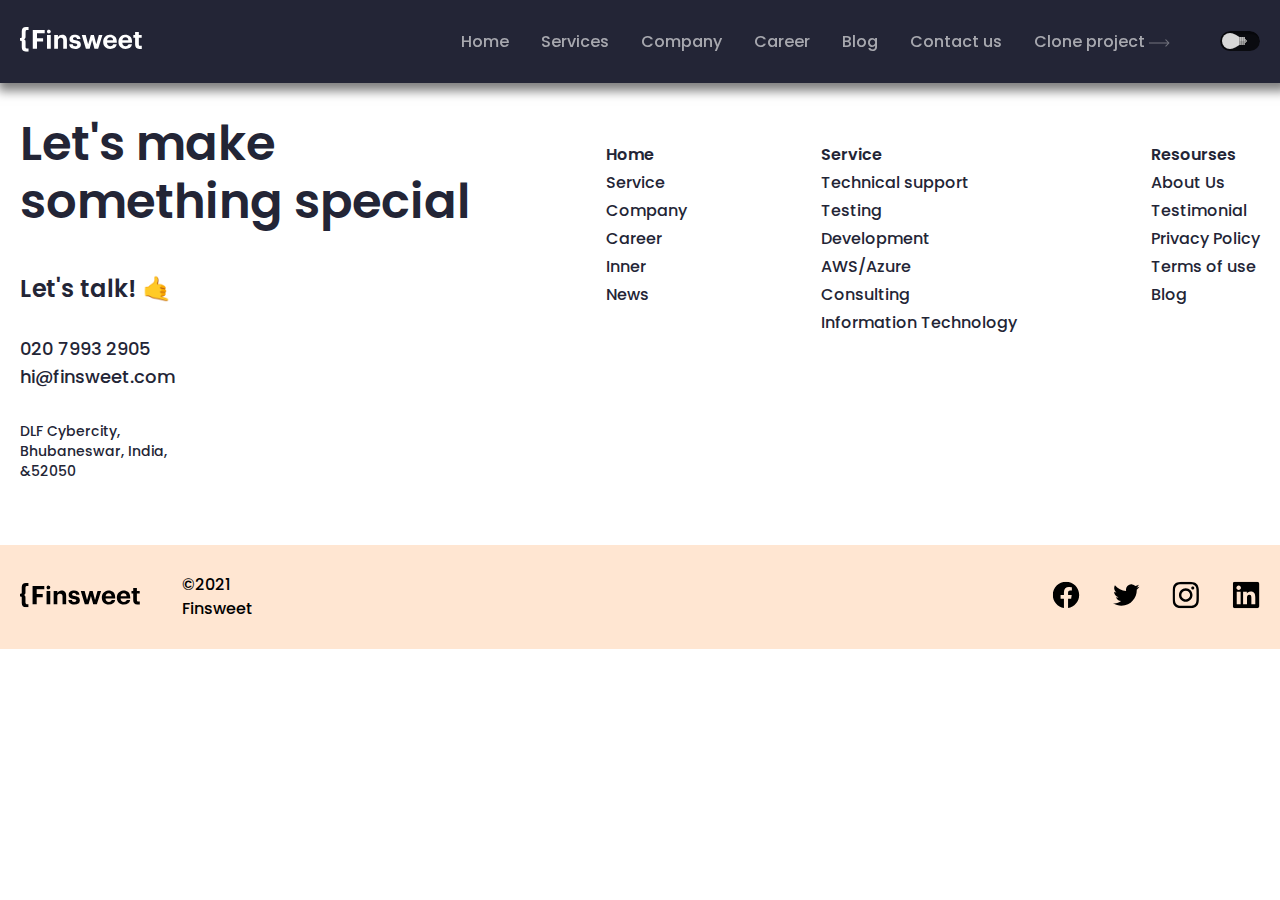
<file: pages/blog-inner.html>
<!DOCTYPE html>
<html lang="en">
  <head>
    <meta charset="UTF-8" />
    <meta name="viewport" content="width=device-width, initial-scale=1.0" />
    <link rel="icon" href="../images/LOGO.jpeg" />
    <title>Blog Inner</title>
    <link rel="stylesheet" href="../scss/main.css" />
  </head>
  <body>
    <header>
      <div class="container">
        <nav>
          <a href="./index.html" class="logo">
            <svg
              xmlns="http://www.w3.org/2000/svg"
              width="122"
              height="25"
              viewBox="0 0 122 25"
            >
              <g clip-path="url(#clip0_201_2)">
                <path
                  d="M121.784 18.8714V21.8905H119.251C116.549 21.8056 115.105 20.3462 115.105 17.6051V10.7097H113.336V8.06125H115.105V5.09619H118.842V8.03037H121.699V10.6711H118.842V17.2344C118.842 18.1224 119.019 18.8328 120.386 18.8328L121.784 18.8714Z"
                />
                <path
                  d="M98.4416 15.0029V14.8021C98.4011 13.914 98.5364 13.0267 98.8395 12.191C99.1427 11.3552 99.6078 10.5876 100.208 9.93193C100.809 9.2763 101.532 8.74561 102.338 8.37027C103.144 7.99493 104.016 7.78232 104.904 7.74463C105.082 7.74463 105.267 7.74463 105.445 7.74463C108.974 7.74463 112.07 9.79855 112.07 14.694V15.7364H102.264C102.364 17.9911 103.584 19.2651 105.638 19.2651C107.406 19.2651 108.232 18.493 108.472 17.3656H112.001C111.568 20.3075 109.221 21.9445 105.507 21.9445C101.43 21.9136 98.4416 19.3346 98.4416 15.0029ZM108.395 13.3736C108.263 11.3197 107.229 10.3313 105.43 10.3313C103.63 10.3313 102.596 11.4432 102.341 13.3736H108.395Z"
                />
                <path
                  d="M83.1838 15.0029V14.8021C83.1433 13.9153 83.278 13.0291 83.5802 12.1944C83.8824 11.3596 84.3462 10.5926 84.9449 9.9372C85.5437 9.28177 86.2658 8.75078 87.0699 8.37456C87.874 7.99835 88.7444 7.78429 89.6312 7.74463C89.8088 7.74463 89.9942 7.74463 90.1717 7.74463C93.7005 7.74463 96.8045 9.79855 96.8045 14.694V15.7364H87.0059C87.1063 17.9911 88.3263 19.2651 90.3802 19.2651C92.1485 19.2651 92.9747 18.493 93.214 17.3656H96.7428C96.3026 20.3075 93.9553 21.9445 90.2412 21.9445C86.172 21.9136 83.1838 19.3346 83.1838 15.0029ZM93.1368 13.3736C93.0055 11.3197 91.9709 10.3313 90.1717 10.3313C88.3726 10.3313 87.3688 11.4741 87.0831 13.3659L93.1368 13.3736Z"
                />
                <path
                  d="M61.7725 8.03027H65.7259L68.1427 17.188L70.7912 8.03027H73.8798L76.2735 17.188L78.8216 8.03027H82.443L78.1498 21.6356H74.4435L72.127 13.0956L69.6484 21.6356H65.8958L61.7725 8.03027Z"
                />
                <path
                  d="M49.209 17.358H52.7377C52.8999 18.5858 53.5099 19.2884 55.1314 19.2884C56.583 19.2884 57.2548 18.7402 57.2548 17.8059C57.2548 16.8716 56.4827 16.4778 54.506 16.1998C50.8846 15.6516 49.487 14.6092 49.487 11.953C49.487 9.11918 52.0814 7.71387 54.892 7.71387C57.9111 7.71387 60.189 8.81032 60.5133 11.9375H57.0309C57.0087 11.6958 56.9388 11.4608 56.8252 11.2462C56.7117 11.0317 56.5567 10.8417 56.3693 10.6873C56.1819 10.533 55.9658 10.4173 55.7335 10.3469C55.5011 10.2766 55.2571 10.2529 55.0156 10.2774H54.8997C53.6797 10.2774 52.9694 10.8488 52.9694 11.6827C52.9694 12.5167 53.6257 12.8796 55.6178 13.1653C58.9999 13.6749 60.8916 14.532 60.8916 17.443C60.8916 20.354 58.7528 21.9137 55.17 21.9137C51.5872 21.9137 49.3094 20.2999 49.209 17.358Z"
                />
                <path
                  d="M34.2139 8.03049H37.9511V10.1848C38.3723 9.39406 39.0117 8.74088 39.7933 8.30288C40.5748 7.86487 41.4657 7.66045 42.3601 7.7139C45.0085 7.7139 46.9312 9.3277 46.9312 13.0109V21.6667H43.2403V13.5514C43.2403 11.7059 42.5222 10.8257 40.8544 10.8257C40.5019 10.795 40.1467 10.8342 39.8094 10.9411C39.4721 11.048 39.1593 11.2205 38.8888 11.4487C38.6183 11.6768 38.3955 11.9561 38.2333 12.2706C38.0711 12.5851 37.9725 12.9285 37.9434 13.2811C37.9241 13.4453 37.9241 13.6111 37.9434 13.7753V21.6358H34.2139V8.03049Z"
                />
                <path
                  d="M27.0022 4.60972C26.9887 4.2371 27.086 3.86885 27.2819 3.55157C27.4777 3.2343 27.7633 2.98228 28.1025 2.82742C28.4417 2.67256 28.8192 2.62182 29.1872 2.68162C29.5553 2.74143 29.8973 2.90909 30.17 3.16339C30.4427 3.41768 30.6338 3.74717 30.7191 4.11014C30.8044 4.4731 30.7801 4.85323 30.6493 5.20238C30.5184 5.55153 30.287 5.85401 29.9841 6.07153C29.6813 6.28904 29.3207 6.4118 28.948 6.42428H28.8785C28.6473 6.43891 28.4154 6.40774 28.1961 6.33255C27.9769 6.25736 27.7747 6.13963 27.6011 5.98611C27.4275 5.83258 27.2859 5.6463 27.1845 5.43793C27.083 5.22956 27.0237 5.00321 27.0099 4.77187C27.0035 4.71807 27.0009 4.66388 27.0022 4.60972ZM27.0022 8.03035H30.778V21.6357H27.0177L27.0022 8.03035Z"
                />
                <path
                  d="M12.7715 3.04224H24.709V6.33932H16.9874V11.2579H23.1029V14.4315H16.9797V21.6357H12.7715V3.04224Z"
                />
                <path
                  d="M5.56722 9.12683C5.56722 10.2928 5.56722 11.7135 3.96114 12.2927C5.60582 12.8563 5.56722 14.0532 5.56722 15.3041V19.937C5.56722 20.8172 5.92241 21.35 6.55557 21.4813C6.6947 21.5282 6.84127 21.5491 6.98797 21.543H8.53228V24.6316H5.98418C3.2662 24.6316 1.76823 23.0873 1.76823 20.2227V14.7404C1.74895 14.4589 1.62485 14.1949 1.42043 14.0005C1.216 13.8061 0.946116 13.6954 0.664051 13.6903H0V10.98H0.664051C0.951744 10.9762 1.22693 10.8618 1.43252 10.6605C1.63812 10.4592 1.75833 10.1865 1.76823 9.89899V4.33949C1.76823 1.52114 3.23532 0 5.98418 0H8.55544V3.04228H7.01114C6.86426 3.0427 6.71835 3.06615 6.57873 3.11177C5.94557 3.27392 5.59038 3.79899 5.59038 4.65608L5.56722 9.12683Z"
                />
              </g>
              <defs>
                <clipPath id="clip0_201_2">
                  <rect width="122" height="24.7089" />
                </clipPath>
              </defs>
            </svg>
          </a>

          <div class="nav_items">
            <div class="nav-items">
              <a href="../index.html">Home</a>
              <a href="./service.html">Services</a>
              <a href="./company.html">Company</a>
              <a href="./career.html">Career</a>
              <a href="./blog.html">Blog</a>
              <a href="./contact.html">Contact us</a>
              <a href="./team.html"
                >Clone project
                <svg
                  xmlns="http://www.w3.org/2000/svg"
                  width="21"
                  height="8"
                  viewBox="0 0 21 8"
                >
                  <path
                    d="M20.3536 4.35355C20.5488 4.15829 20.5488 3.84171 20.3536 3.64645L17.1716 0.464466C16.9763 0.269204 16.6597 0.269204 16.4645 0.464466C16.2692 0.659728 16.2692 0.976311 16.4645 1.17157L19.2929 4L16.4645 6.82843C16.2692 7.02369 16.2692 7.34027 16.4645 7.53553C16.6597 7.7308 16.9763 7.7308 17.1716 7.53553L20.3536 4.35355ZM0 4.5L20 4.5V3.5L0 3.5L0 4.5Z"
                  />
                </svg>
              </a>
            </div>
            <div class="nav-btn">
              <button id="dark-light">
                <input type="checkbox" class="l" />
              </button>
              <div class="burger_menu" id="burger_menu">
                <span class="burger_menu_top"></span>
                <span class="burger_menu_center"></span>
                <span class="burger_menu_bottom"></span>
              </div>
            </div>
          </div>
        </nav>
      </div>
    </header>
    <main>
      <section class="home-hero">
        <div class="container"></div>
      </section>
    </main>
    <footer>
      <div class="container">
        <div class="footer__cards">
          <div class="footer__card">
            <h5>Let's make something special</h5>
            <p>Let's talk! 🤙</p>
            <div class="foot_link">
              <a href="tel:020 7993 2905">020 7993 2905</a>
              <a href="hi@finsweet.com">hi@finsweet.com</a>
              <p>DLF Cybercity, Bhubaneswar, India, &52050</p>
            </div>
          </div>
          <div class="footer__card">
            <h6><a href="../index.html">Home</a></h6>
            <a href="./service.html">Service</a>
            <a href="./company.html">Company</a>
            <a href="./career.html">Career</a>
            <a href="./inner.html">Inner</a>
            <a href="#">News</a>
          </div>
          <div class="footer__card">
            <h6>Service</h6>
            <a href="#">Technical support</a>
            <a href="#">Testing</a>
            <a href="#">Development</a>
            <a href="#">AWS/Azure </a>
            <a href="#">Consulting </a>
            <a href="#">Information Technology </a>
          </div>
          <div class="footer__card">
            <h6>Resourses</h6>
            <a href="#">About Us</a>
            <a href="#">Testimonial</a>
            <a href="./privacy.html">Privacy Policy</a>
            <a href="#">Terms of use</a>
            <a href=".blog.html">Blog</a>
          </div>
        </div>
      </div>
      <div class="footer__bottom">
        <div class="container">
          <div class="foot_bottom-cards">
            <div class="foot_bottom-left">
              <a href="./index.html" class="logo">
                <svg
                  xmlns="http://www.w3.org/2000/svg"
                  width="120"
                  height="25"
                  viewBox="0 0 120 25"
                >
                  <g clip-path="url(#clip0_201_278)">
                    <path
                      d="M119.787 18.5621V21.5317H117.296C114.638 21.4481 113.218 20.0127 113.218 17.3165V10.5342H111.479V7.92915H113.218V5.0127H116.894V7.89877H119.704V10.4962H116.894V16.9519C116.894 17.8254 117.068 18.5241 118.413 18.5241L119.787 18.5621Z"
                    />
                    <path
                      d="M96.8282 14.7569V14.5594C96.7884 13.6859 96.9214 12.8131 97.2196 11.9911C97.5178 11.1691 97.9753 10.414 98.5658 9.76912C99.1564 9.12424 99.8684 8.60225 100.661 8.23306C101.454 7.86387 102.311 7.65475 103.185 7.61768C103.36 7.61768 103.542 7.61768 103.717 7.61768C107.188 7.61768 110.233 9.63793 110.233 14.4531V15.4784H100.588C100.686 17.6962 101.886 18.9493 103.907 18.9493C105.646 18.9493 106.459 18.1898 106.694 17.081H110.165C109.74 19.9746 107.431 21.5848 103.778 21.5848C99.7674 21.5544 96.8282 19.0177 96.8282 14.7569ZM106.618 13.1544C106.489 11.1341 105.471 10.162 103.702 10.162C101.932 10.162 100.914 11.2557 100.664 13.1544H106.618Z"
                    />
                    <path
                      d="M81.8204 14.7569V14.5594C81.7806 13.6871 81.9131 12.8156 82.2103 11.9945C82.5076 11.1734 82.9637 10.419 83.5527 9.77431C84.1416 9.12962 84.8519 8.60733 85.6428 8.23728C86.4337 7.86723 87.2898 7.65669 88.1622 7.61768C88.3368 7.61768 88.5191 7.61768 88.6938 7.61768C92.1647 7.61768 95.2178 9.63793 95.2178 14.4531V15.4784H85.5799C85.6786 17.6962 86.8786 18.9493 88.8989 18.9493C90.6381 18.9493 91.4508 18.1898 91.6862 17.081H95.1571C94.7242 19.9746 92.4153 21.5848 88.7622 21.5848C84.7596 21.5544 81.8204 19.0177 81.8204 14.7569ZM91.6103 13.1544C91.4811 11.1341 90.4634 10.162 88.6938 10.162C86.9242 10.162 85.9368 11.286 85.6558 13.1468L91.6103 13.1544Z"
                    />
                    <path
                      d="M60.7598 7.89868H64.6484L67.0256 16.9063L69.6306 7.89868H72.6686L75.0231 16.9063L77.5294 7.89868H81.0914L76.8686 21.281H73.2231L70.9446 12.881L68.5066 21.281H64.8155L60.7598 7.89868Z"
                    />
                    <path
                      d="M48.4023 17.0735H51.8732C52.0327 18.2811 52.6327 18.9722 54.2277 18.9722C55.6555 18.9722 56.3163 18.433 56.3163 17.514C56.3163 16.595 55.5568 16.2077 53.6125 15.9342C50.0504 15.395 48.6758 14.3697 48.6758 11.757C48.6758 8.96968 51.2277 7.5874 53.9922 7.5874C56.9618 7.5874 59.2023 8.66588 59.5213 11.7418H56.096C56.0742 11.504 56.0054 11.2729 55.8937 11.0619C55.782 10.8508 55.6296 10.6639 55.4453 10.5121C55.261 10.3603 55.0484 10.2465 54.8199 10.1773C54.5913 10.1081 54.3513 10.0848 54.1137 10.1089H53.9998C52.7998 10.1089 52.1011 10.6709 52.1011 11.4912C52.1011 12.3115 52.7466 12.6684 54.7061 12.9494C58.0327 13.4507 59.8935 14.2937 59.8935 17.157C59.8935 20.0203 57.7897 21.5545 54.2656 21.5545C50.7416 21.5545 48.5011 19.9671 48.4023 17.0735Z"
                    />
                    <path
                      d="M33.6533 7.8987H37.3293V10.0177C37.7436 9.23991 38.3725 8.59744 39.1413 8.16662C39.91 7.73579 40.7863 7.53472 41.666 7.5873C44.271 7.5873 46.1622 9.17465 46.1622 12.7974V21.3114H42.5318V13.3291C42.5318 11.5139 41.8255 10.6481 40.185 10.6481C39.8382 10.6179 39.4889 10.6565 39.1572 10.7616C38.8254 10.8668 38.5176 11.0364 38.2516 11.2608C37.9855 11.4852 37.7664 11.76 37.6069 12.0693C37.4473 12.3786 37.3504 12.7164 37.3217 13.0633C37.3027 13.2247 37.3027 13.3879 37.3217 13.5493V21.281H33.6533V7.8987Z"
                    />
                    <path
                      d="M26.5598 4.53425C26.5465 4.16775 26.6422 3.80553 26.8349 3.49346C27.0275 3.18138 27.3085 2.9335 27.6421 2.78117C27.9757 2.62885 28.347 2.57894 28.709 2.63777C29.071 2.69659 29.4074 2.86151 29.6756 3.11163C29.9439 3.36176 30.1318 3.68585 30.2157 4.04286C30.2997 4.39988 30.2758 4.77377 30.1471 5.1172C30.0184 5.46063 29.7907 5.75815 29.4928 5.9721C29.1949 6.18605 28.8403 6.3068 28.4737 6.31906H28.4054C28.1779 6.33346 27.9498 6.3028 27.7342 6.22884C27.5185 6.15489 27.3196 6.03908 27.1489 5.88808C26.9781 5.73707 26.8389 5.55384 26.7391 5.34889C26.6393 5.14393 26.581 4.9213 26.5674 4.69375C26.5611 4.64083 26.5586 4.58753 26.5598 4.53425ZM26.5598 7.89881H30.2737V21.2811H26.575L26.5598 7.89881Z"
                    />
                    <path
                      d="M12.5625 2.99243H24.3043V6.23547H16.7093V11.0734H22.7245V14.195H16.7017V21.281H12.5625V2.99243Z"
                    />
                    <path
                      d="M5.47595 8.97721C5.47595 10.1241 5.47595 11.5215 3.8962 12.0911C5.51393 12.6456 5.47595 13.8228 5.47595 15.0532V19.6101C5.47595 20.4759 5.82532 21 6.4481 21.1291C6.58495 21.1753 6.72912 21.1959 6.87342 21.1899H8.39241V24.2278H5.88608C3.21266 24.2278 1.73924 22.7089 1.73924 19.8911V14.4987C1.72028 14.2219 1.59821 13.9622 1.39714 13.771C1.19607 13.5798 0.930606 13.4709 0.653165 13.4658H0V10.8H0.653165C0.936141 10.7963 1.20682 10.6837 1.40904 10.4858C1.61126 10.2878 1.72951 10.0195 1.73924 9.73671V4.26835C1.73924 1.4962 3.18228 0 5.88608 0H8.41519V2.9924H6.8962C6.75173 2.99282 6.60822 3.01589 6.47089 3.06076C5.8481 3.22025 5.49873 3.73671 5.49873 4.57975L5.47595 8.97721Z"
                    />
                  </g>
                  <defs>
                    <clipPath id="clip0_201_278">
                      <rect width="120" height="24.3038" />
                    </clipPath>
                  </defs>
                </svg>
              </a>
              <p>©2021 Finsweet</p>
            </div>
            <div class="foot_bottom-right">
              <a href="https://www.facebook.com/?locale=ru_RU">
                <svg
                  xmlns="http://www.w3.org/2000/svg"
                  width="28"
                  height="28"
                  viewBox="0 0 16 17"
                >
                  <g clip-path="url(#clip0_1_1760)">
                    <path
                      d="M16 8.52246C16 4.10418 12.4183 0.522461 8 0.522461C3.58172 0.522461 0 4.10418 0 8.52246C0 12.5154 2.92547 15.8251 6.75 16.4253V10.835H4.71875V8.52246H6.75V6.75996C6.75 4.75496 7.94438 3.64746 9.77172 3.64746C10.6467 3.64746 11.5625 3.80371 11.5625 3.80371V5.77246H10.5538C9.56 5.77246 9.25 6.38918 9.25 7.02246V8.52246H11.4688L11.1141 10.835H9.25V16.4253C13.0745 15.8251 16 12.5154 16 8.52246Z"
                    />
                  </g>
                  <defs>
                    <clipPath id="clip0_1_1760">
                      <rect
                        width="28"
                        height="16"
                        transform="translate(0 0.522461)"
                      />
                    </clipPath>
                  </defs>
                </svg>
              </a>
              <a href="https://twitter.com/?lang=ru">
                <svg
                  xmlns="http://www.w3.org/2000/svg"
                  width="28"
                  height="28"
                  viewBox="0 0 17 17"
                >
                  <g clip-path="url(#clip0_1_1762)">
                    <path
                      d="M5.69994 15.0225C11.7362 15.0225 15.0387 10.0203 15.0387 5.6837C15.0387 5.54308 15.0356 5.39933 15.0293 5.2587C15.6718 4.7941 16.2262 4.21863 16.6665 3.55933C16.0682 3.82553 15.4329 3.99938 14.7824 4.07495C15.4674 3.6644 15.9802 3.01944 16.2259 2.25964C15.5815 2.6415 14.8769 2.91087 14.1421 3.0562C13.6471 2.53017 12.9925 2.18187 12.2796 2.06516C11.5668 1.94845 10.8353 2.06983 10.1983 2.41053C9.56137 2.75122 9.05437 3.29226 8.75574 3.95C8.4571 4.60774 8.38346 5.34554 8.54619 6.04933C7.2415 5.98385 5.96513 5.64493 4.79983 5.05453C3.63452 4.46412 2.6063 3.63542 1.78182 2.62214C1.36277 3.34462 1.23454 4.19956 1.42319 5.01319C1.61184 5.82682 2.10321 6.53809 2.79744 7.00245C2.27626 6.9859 1.76649 6.84558 1.31025 6.59308V6.6337C1.30979 7.39189 1.5719 8.12685 2.05204 8.71364C2.53219 9.30043 3.20072 9.70284 3.944 9.85245C3.46121 9.98455 2.95449 10.0038 2.46307 9.9087C2.67281 10.5608 3.08089 11.1311 3.63035 11.54C4.17982 11.949 4.84325 12.1762 5.52807 12.19C4.36545 13.1032 2.92929 13.5985 1.45088 13.5962C1.1887 13.5958 0.92677 13.5797 0.666504 13.5481C2.16841 14.5116 3.91552 15.0234 5.69994 15.0225Z"
                    />
                  </g>
                  <defs>
                    <clipPath id="clip0_1_1762">
                      <rect
                        width="28"
                        height="16"
                        transform="translate(0.666504 0.522461)"
                      />
                    </clipPath>
                  </defs>
                </svg>
              </a>
              <a id="instagram" href="https://www.instagram.com/">
                <svg
                  xmlns="http://www.w3.org/2000/svg"
                  width="28"
                  height="28"
                  viewBox="0 0 17 17"
                >
                  <g clip-path="url(#clip0_1_1764)">
                    <path
                      d="M8.3335 1.96309C10.471 1.96309 10.7241 1.97246 11.5647 2.00996C12.346 2.04434 12.7679 2.17559 13.0491 2.28496C13.421 2.42871 13.6897 2.60371 13.9679 2.88184C14.2491 3.16309 14.421 3.42871 14.5647 3.80059C14.6741 4.08184 14.8054 4.50684 14.8397 5.28496C14.8772 6.12871 14.8866 6.38184 14.8866 8.51621C14.8866 10.6537 14.8772 10.9068 14.8397 11.7475C14.8054 12.5287 14.6741 12.9506 14.5647 13.2318C14.421 13.6037 14.246 13.8725 13.9679 14.1506C13.6866 14.4318 13.421 14.6037 13.0491 14.7475C12.7679 14.8568 12.3429 14.9881 11.5647 15.0225C10.721 15.06 10.4679 15.0693 8.3335 15.0693C6.196 15.0693 5.94287 15.06 5.10225 15.0225C4.321 14.9881 3.89912 14.8568 3.61787 14.7475C3.246 14.6037 2.97725 14.4287 2.69912 14.1506C2.41787 13.8693 2.246 13.6037 2.10225 13.2318C1.99287 12.9506 1.86162 12.5256 1.82725 11.7475C1.78975 10.9037 1.78037 10.6506 1.78037 8.51621C1.78037 6.37871 1.78975 6.12559 1.82725 5.28496C1.86162 4.50371 1.99287 4.08184 2.10225 3.80059C2.246 3.42871 2.421 3.15996 2.69912 2.88184C2.98037 2.60059 3.246 2.42871 3.61787 2.28496C3.89912 2.17559 4.32412 2.04434 5.10225 2.00996C5.94287 1.97246 6.196 1.96309 8.3335 1.96309ZM8.3335 0.522461C6.16162 0.522461 5.88975 0.531836 5.03662 0.569336C4.18662 0.606836 3.60225 0.744336 3.096 0.941211C2.56787 1.14746 2.121 1.41934 1.67725 1.86621C1.23037 2.30996 0.958496 2.75684 0.752246 3.28184C0.555371 3.79121 0.417871 4.37246 0.380371 5.22246C0.342871 6.07871 0.333496 6.35059 0.333496 8.52246C0.333496 10.6943 0.342871 10.9662 0.380371 11.8193C0.417871 12.6693 0.555371 13.2537 0.752246 13.76C0.958496 14.2881 1.23037 14.735 1.67725 15.1787C2.121 15.6225 2.56787 15.8975 3.09287 16.1006C3.60225 16.2975 4.1835 16.435 5.0335 16.4725C5.88662 16.51 6.1585 16.5193 8.33037 16.5193C10.5022 16.5193 10.7741 16.51 11.6272 16.4725C12.4772 16.435 13.0616 16.2975 13.5679 16.1006C14.0929 15.8975 14.5397 15.6225 14.9835 15.1787C15.4272 14.735 15.7022 14.2881 15.9054 13.7631C16.1022 13.2537 16.2397 12.6725 16.2772 11.8225C16.3147 10.9693 16.3241 10.6975 16.3241 8.52559C16.3241 6.35371 16.3147 6.08184 16.2772 5.22871C16.2397 4.37871 16.1022 3.79434 15.9054 3.28809C15.7085 2.75684 15.4366 2.30996 14.9897 1.86621C14.546 1.42246 14.0991 1.14746 13.5741 0.944336C13.0647 0.747461 12.4835 0.609961 11.6335 0.572461C10.7772 0.531836 10.5054 0.522461 8.3335 0.522461Z"
                    />
                    <path
                      d="M8.3335 4.41309C6.06475 4.41309 4.22412 6.25371 4.22412 8.52246C4.22412 10.7912 6.06475 12.6318 8.3335 12.6318C10.6022 12.6318 12.4429 10.7912 12.4429 8.52246C12.4429 6.25371 10.6022 4.41309 8.3335 4.41309ZM8.3335 11.1881C6.86162 11.1881 5.66787 9.99434 5.66787 8.52246C5.66787 7.05059 6.86162 5.85684 8.3335 5.85684C9.80537 5.85684 10.9991 7.05059 10.9991 8.52246C10.9991 9.99434 9.80537 11.1881 8.3335 11.1881Z"
                    />
                    <path
                      d="M13.5647 4.25064C13.5647 4.78189 13.1335 5.21001 12.6054 5.21001C12.0741 5.21001 11.646 4.77876 11.646 4.25064C11.646 3.71939 12.0772 3.29126 12.6054 3.29126C13.1335 3.29126 13.5647 3.72251 13.5647 4.25064Z"
                    />
                  </g>
                  <defs>
                    <clipPath id="clip0_1_1764">
                      <rect
                        width="28"
                        height="16"
                        transform="translate(0.333496 0.522461)"
                      />
                    </clipPath>
                  </defs>
                </svg>
              </a>
              <a href="https://ru.linkedin.com/">
                <svg
                  xmlns="http://www.w3.org/2000/svg"
                  width="28"
                  height="28"
                  viewBox="0 0 16 17"
                >
                  <g clip-path="url(#clip0_1_1769)">
                    <path
                      d="M14.8156 0.522461H1.18125C0.528125 0.522461 0 1.03809 0 1.67559V15.3662C0 16.0037 0.528125 16.5225 1.18125 16.5225H14.8156C15.4688 16.5225 16 16.0037 16 15.3693V1.67559C16 1.03809 15.4688 0.522461 14.8156 0.522461ZM4.74687 14.1568H2.37188V6.51934H4.74687V14.1568ZM3.55938 5.47871C2.79688 5.47871 2.18125 4.86309 2.18125 4.10371C2.18125 3.34434 2.79688 2.72871 3.55938 2.72871C4.31875 2.72871 4.93437 3.34434 4.93437 4.10371C4.93437 4.85996 4.31875 5.47871 3.55938 5.47871ZM13.6344 14.1568H11.2625V10.4443C11.2625 9.55996 11.2469 8.41934 10.0281 8.41934C8.79375 8.41934 8.60625 9.38496 8.60625 10.3818V14.1568H6.2375V6.51934H8.5125V7.56309H8.54375C8.85938 6.96309 9.63438 6.32871 10.7875 6.32871C13.1906 6.32871 13.6344 7.90996 13.6344 9.96621V14.1568Z"
                    />
                  </g>
                  <defs>
                    <clipPath id="clip0_1_1769">
                      <rect
                        width="28"
                        height="16"
                        transform="translate(0 0.522461)"
                      />
                    </clipPath>
                  </defs>
                </svg>
              </a>
            </div>
          </div>
        </div>
      </div>
    </footer>

    <script src="../js/main.js"></script>
  </body>
</html>
</file>
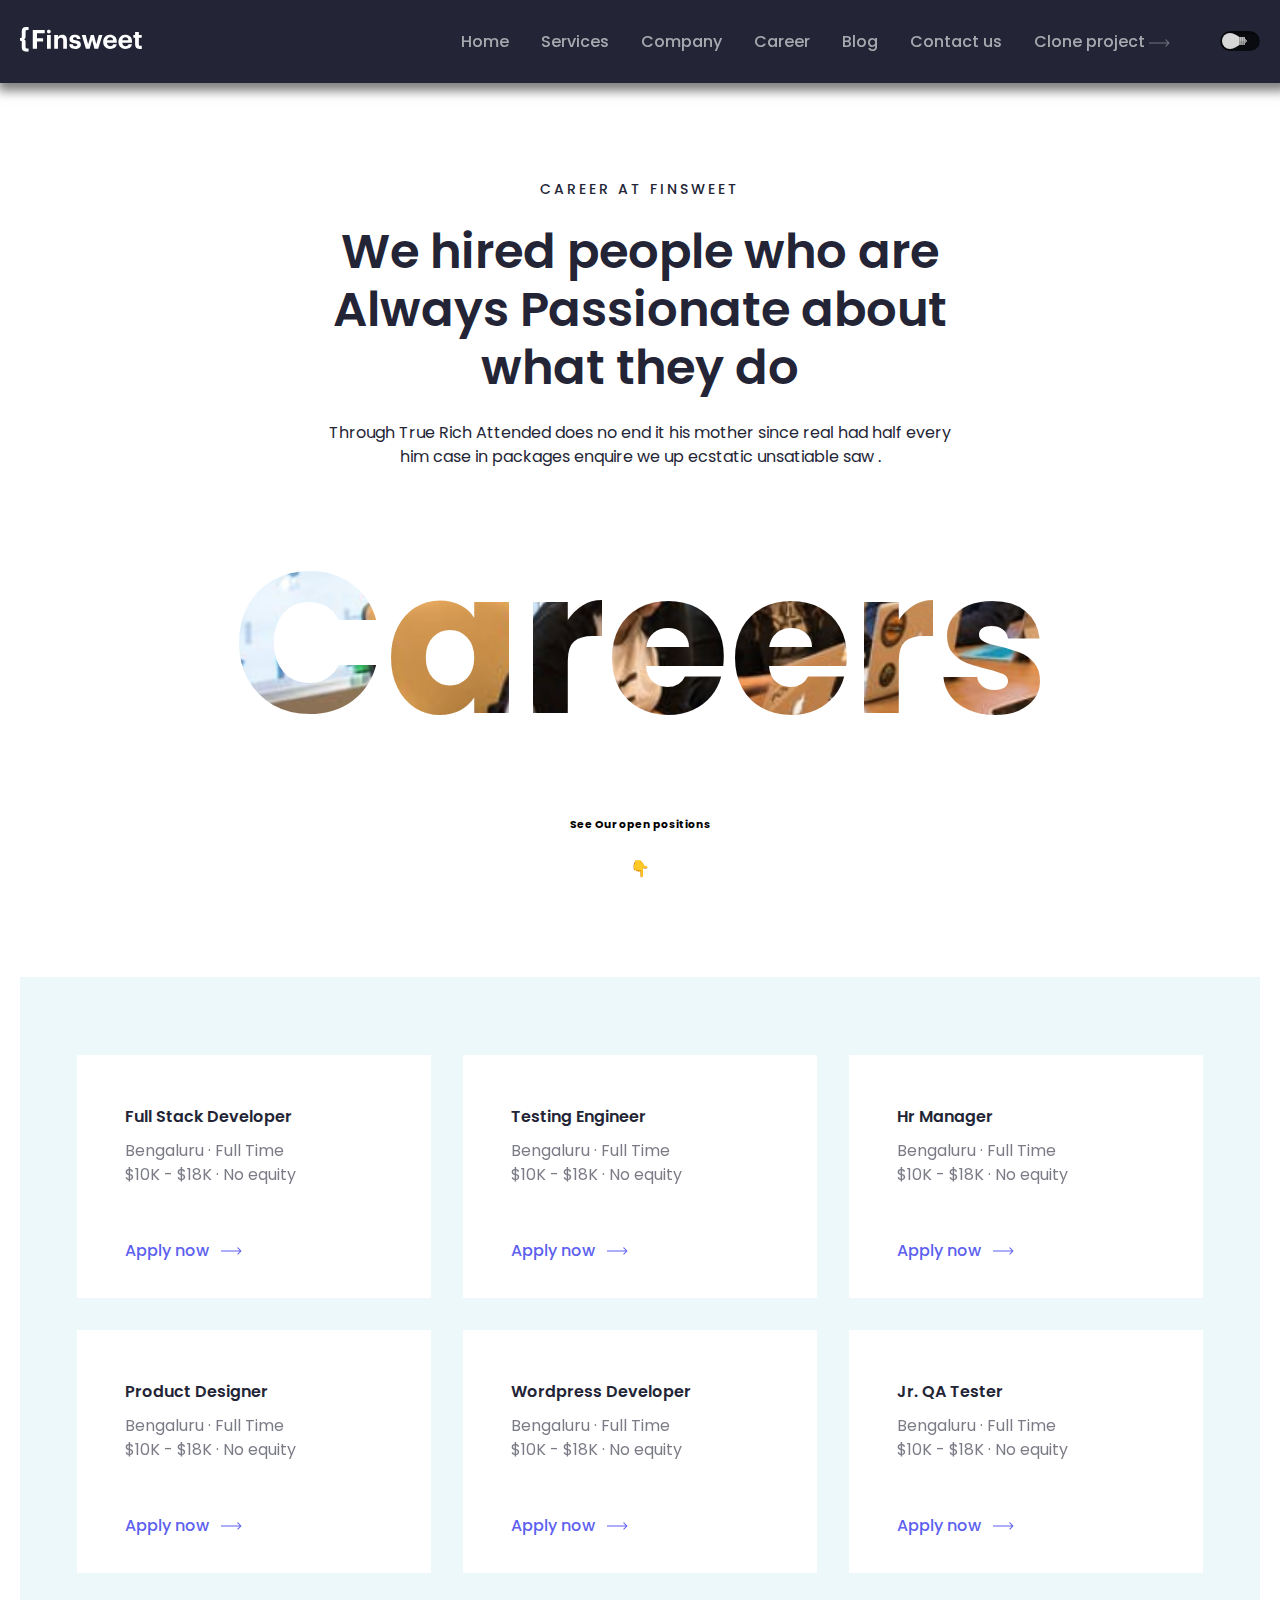
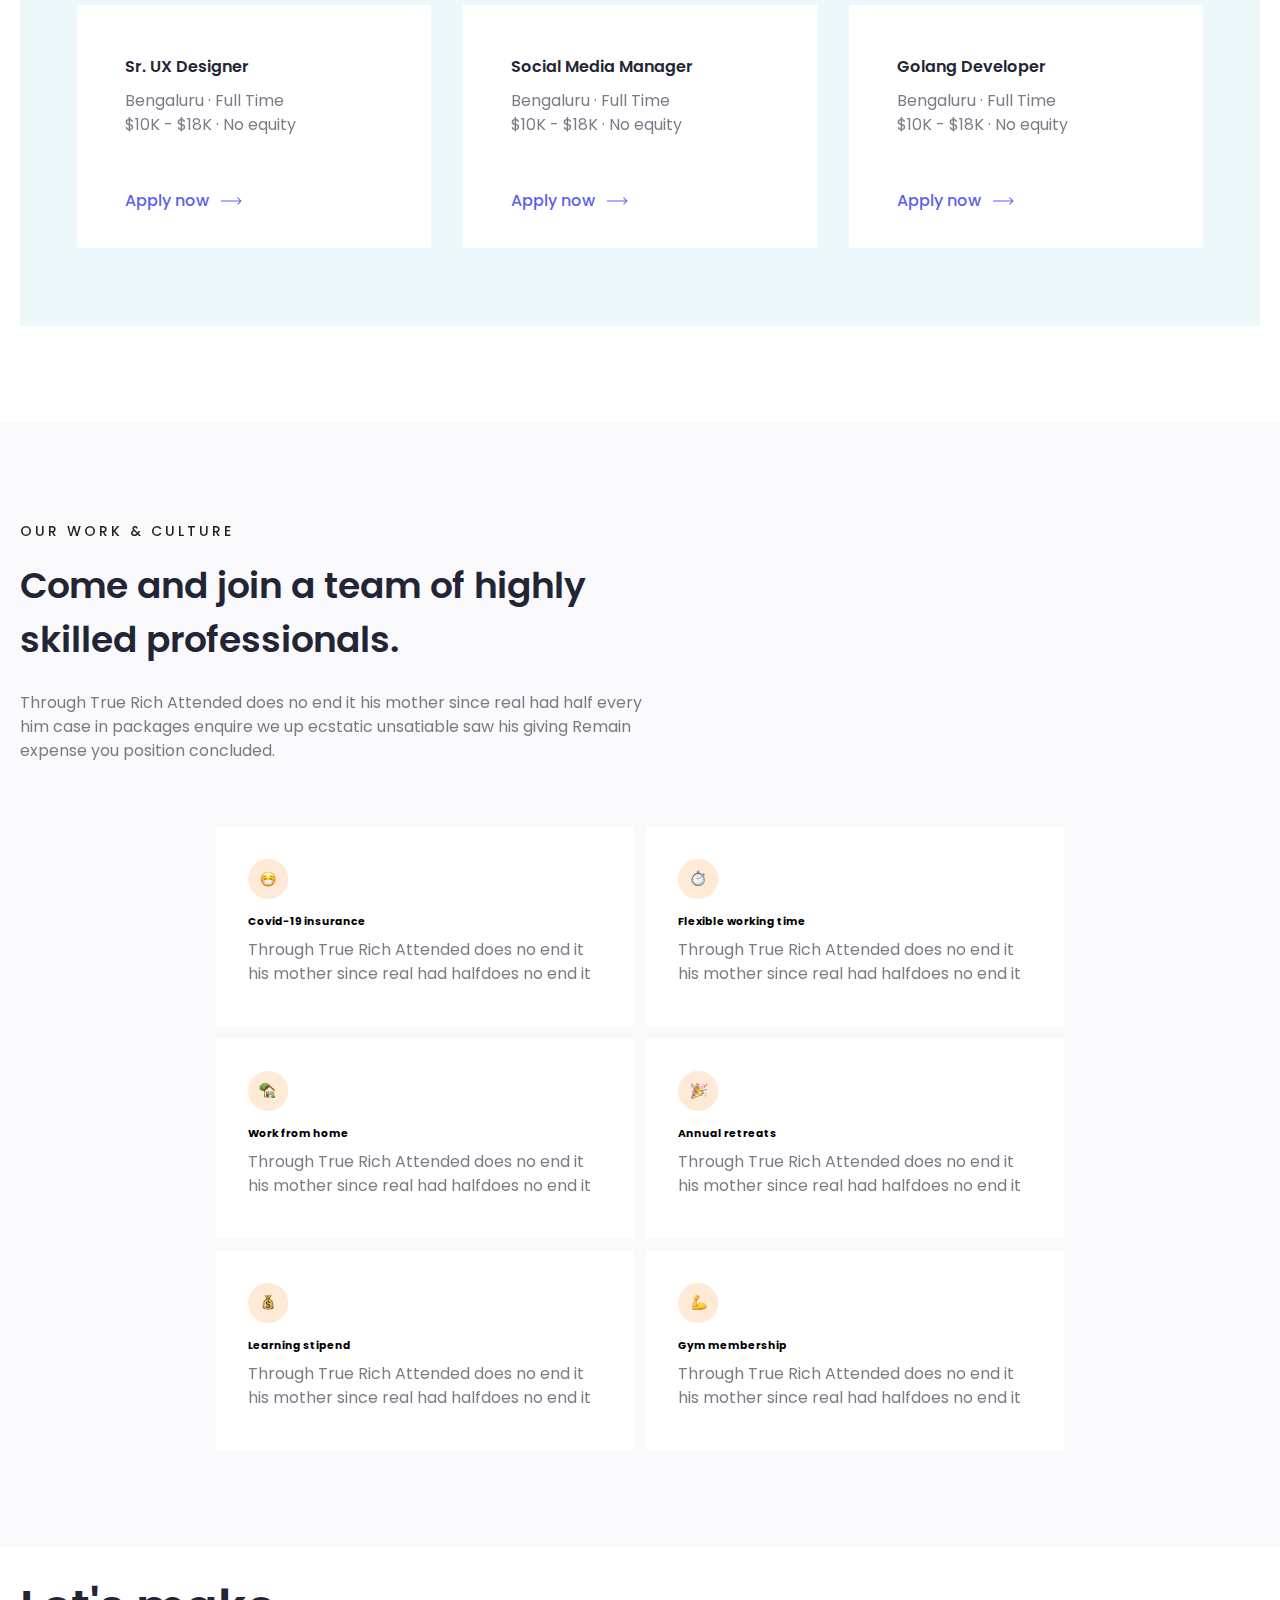
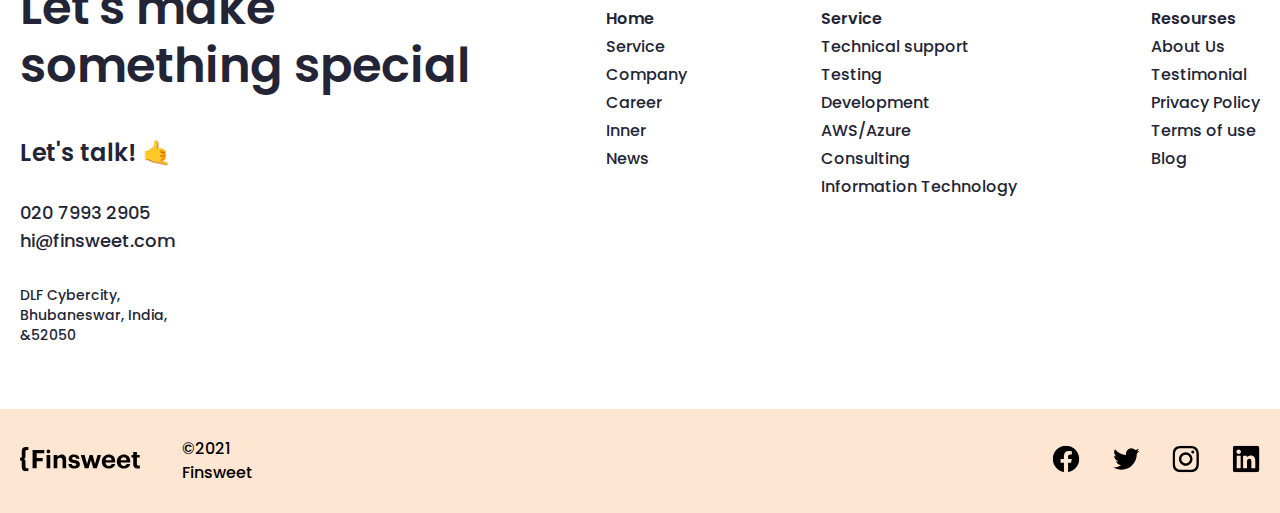
<file: pages/career.html>
<!DOCTYPE html>
<html lang="en">
  <head>
    <meta charset="UTF-8" />
    <meta name="viewport" content="width=device-width, initial-scale=1.0" />
    <link rel="icon" href="../images/LOGO.jpeg" />
    <style>
      @import url('https://fonts.googleapis.com/css2?family=Montserrat:wght@400;500&family=Poppins:wght@900&family=Rubik:wght@700;900&display=swap');
    </style>
    <title>Blog Inner</title>
    <link rel="stylesheet" href="../scss/main.css" />
  </head>
  <body>
    <header>
      <div class="container">
        <nav>
          <a href="../index.html" class="logo">
            <svg
              xmlns="http://www.w3.org/2000/svg"
              width="122"
              height="25"
              viewBox="0 0 122 25"
            >
              <g clip-path="url(#clip0_201_2)">
                <path
                  d="M121.784 18.8714V21.8905H119.251C116.549 21.8056 115.105 20.3462 115.105 17.6051V10.7097H113.336V8.06125H115.105V5.09619H118.842V8.03037H121.699V10.6711H118.842V17.2344C118.842 18.1224 119.019 18.8328 120.386 18.8328L121.784 18.8714Z"
                />
                <path
                  d="M98.4416 15.0029V14.8021C98.4011 13.914 98.5364 13.0267 98.8395 12.191C99.1427 11.3552 99.6078 10.5876 100.208 9.93193C100.809 9.2763 101.532 8.74561 102.338 8.37027C103.144 7.99493 104.016 7.78232 104.904 7.74463C105.082 7.74463 105.267 7.74463 105.445 7.74463C108.974 7.74463 112.07 9.79855 112.07 14.694V15.7364H102.264C102.364 17.9911 103.584 19.2651 105.638 19.2651C107.406 19.2651 108.232 18.493 108.472 17.3656H112.001C111.568 20.3075 109.221 21.9445 105.507 21.9445C101.43 21.9136 98.4416 19.3346 98.4416 15.0029ZM108.395 13.3736C108.263 11.3197 107.229 10.3313 105.43 10.3313C103.63 10.3313 102.596 11.4432 102.341 13.3736H108.395Z"
                />
                <path
                  d="M83.1838 15.0029V14.8021C83.1433 13.9153 83.278 13.0291 83.5802 12.1944C83.8824 11.3596 84.3462 10.5926 84.9449 9.9372C85.5437 9.28177 86.2658 8.75078 87.0699 8.37456C87.874 7.99835 88.7444 7.78429 89.6312 7.74463C89.8088 7.74463 89.9942 7.74463 90.1717 7.74463C93.7005 7.74463 96.8045 9.79855 96.8045 14.694V15.7364H87.0059C87.1063 17.9911 88.3263 19.2651 90.3802 19.2651C92.1485 19.2651 92.9747 18.493 93.214 17.3656H96.7428C96.3026 20.3075 93.9553 21.9445 90.2412 21.9445C86.172 21.9136 83.1838 19.3346 83.1838 15.0029ZM93.1368 13.3736C93.0055 11.3197 91.9709 10.3313 90.1717 10.3313C88.3726 10.3313 87.3688 11.4741 87.0831 13.3659L93.1368 13.3736Z"
                />
                <path
                  d="M61.7725 8.03027H65.7259L68.1427 17.188L70.7912 8.03027H73.8798L76.2735 17.188L78.8216 8.03027H82.443L78.1498 21.6356H74.4435L72.127 13.0956L69.6484 21.6356H65.8958L61.7725 8.03027Z"
                />
                <path
                  d="M49.209 17.358H52.7377C52.8999 18.5858 53.5099 19.2884 55.1314 19.2884C56.583 19.2884 57.2548 18.7402 57.2548 17.8059C57.2548 16.8716 56.4827 16.4778 54.506 16.1998C50.8846 15.6516 49.487 14.6092 49.487 11.953C49.487 9.11918 52.0814 7.71387 54.892 7.71387C57.9111 7.71387 60.189 8.81032 60.5133 11.9375H57.0309C57.0087 11.6958 56.9388 11.4608 56.8252 11.2462C56.7117 11.0317 56.5567 10.8417 56.3693 10.6873C56.1819 10.533 55.9658 10.4173 55.7335 10.3469C55.5011 10.2766 55.2571 10.2529 55.0156 10.2774H54.8997C53.6797 10.2774 52.9694 10.8488 52.9694 11.6827C52.9694 12.5167 53.6257 12.8796 55.6178 13.1653C58.9999 13.6749 60.8916 14.532 60.8916 17.443C60.8916 20.354 58.7528 21.9137 55.17 21.9137C51.5872 21.9137 49.3094 20.2999 49.209 17.358Z"
                />
                <path
                  d="M34.2139 8.03049H37.9511V10.1848C38.3723 9.39406 39.0117 8.74088 39.7933 8.30288C40.5748 7.86487 41.4657 7.66045 42.3601 7.7139C45.0085 7.7139 46.9312 9.3277 46.9312 13.0109V21.6667H43.2403V13.5514C43.2403 11.7059 42.5222 10.8257 40.8544 10.8257C40.5019 10.795 40.1467 10.8342 39.8094 10.9411C39.4721 11.048 39.1593 11.2205 38.8888 11.4487C38.6183 11.6768 38.3955 11.9561 38.2333 12.2706C38.0711 12.5851 37.9725 12.9285 37.9434 13.2811C37.9241 13.4453 37.9241 13.6111 37.9434 13.7753V21.6358H34.2139V8.03049Z"
                />
                <path
                  d="M27.0022 4.60972C26.9887 4.2371 27.086 3.86885 27.2819 3.55157C27.4777 3.2343 27.7633 2.98228 28.1025 2.82742C28.4417 2.67256 28.8192 2.62182 29.1872 2.68162C29.5553 2.74143 29.8973 2.90909 30.17 3.16339C30.4427 3.41768 30.6338 3.74717 30.7191 4.11014C30.8044 4.4731 30.7801 4.85323 30.6493 5.20238C30.5184 5.55153 30.287 5.85401 29.9841 6.07153C29.6813 6.28904 29.3207 6.4118 28.948 6.42428H28.8785C28.6473 6.43891 28.4154 6.40774 28.1961 6.33255C27.9769 6.25736 27.7747 6.13963 27.6011 5.98611C27.4275 5.83258 27.2859 5.6463 27.1845 5.43793C27.083 5.22956 27.0237 5.00321 27.0099 4.77187C27.0035 4.71807 27.0009 4.66388 27.0022 4.60972ZM27.0022 8.03035H30.778V21.6357H27.0177L27.0022 8.03035Z"
                />
                <path
                  d="M12.7715 3.04224H24.709V6.33932H16.9874V11.2579H23.1029V14.4315H16.9797V21.6357H12.7715V3.04224Z"
                />
                <path
                  d="M5.56722 9.12683C5.56722 10.2928 5.56722 11.7135 3.96114 12.2927C5.60582 12.8563 5.56722 14.0532 5.56722 15.3041V19.937C5.56722 20.8172 5.92241 21.35 6.55557 21.4813C6.6947 21.5282 6.84127 21.5491 6.98797 21.543H8.53228V24.6316H5.98418C3.2662 24.6316 1.76823 23.0873 1.76823 20.2227V14.7404C1.74895 14.4589 1.62485 14.1949 1.42043 14.0005C1.216 13.8061 0.946116 13.6954 0.664051 13.6903H0V10.98H0.664051C0.951744 10.9762 1.22693 10.8618 1.43252 10.6605C1.63812 10.4592 1.75833 10.1865 1.76823 9.89899V4.33949C1.76823 1.52114 3.23532 0 5.98418 0H8.55544V3.04228H7.01114C6.86426 3.0427 6.71835 3.06615 6.57873 3.11177C5.94557 3.27392 5.59038 3.79899 5.59038 4.65608L5.56722 9.12683Z"
                />
              </g>
              <defs>
                <clipPath id="clip0_201_2">
                  <rect width="122" height="24.7089" />
                </clipPath>
              </defs>
            </svg>
          </a>

          <div class="nav_items">
            <div class="nav-items">
              <a href="../index.html">Home</a>
              <a href="./service.html">Services</a>
              <a href="./company.html">Company</a>
              <a href="./career.html">Career</a>
              <a href="./blog.html">Blog</a>
              <a href="./contact.html">Contact us</a>
              <a href="./team.html"
                >Clone project
                <svg
                  xmlns="http://www.w3.org/2000/svg"
                  width="21"
                  height="8"
                  viewBox="0 0 21 8"
                >
                  <path
                    d="M20.3536 4.35355C20.5488 4.15829 20.5488 3.84171 20.3536 3.64645L17.1716 0.464466C16.9763 0.269204 16.6597 0.269204 16.4645 0.464466C16.2692 0.659728 16.2692 0.976311 16.4645 1.17157L19.2929 4L16.4645 6.82843C16.2692 7.02369 16.2692 7.34027 16.4645 7.53553C16.6597 7.7308 16.9763 7.7308 17.1716 7.53553L20.3536 4.35355ZM0 4.5L20 4.5V3.5L0 3.5L0 4.5Z"
                  />
                </svg>
              </a>
            </div>
            <div class="nav-btn">
              <button id="dark-light">
                <input type="checkbox" class="l" />
              </button>
              <div class="burger_menu" id="burger_menu">
                <span class="burger_menu_top"></span>
                <span class="burger_menu_center"></span>
                <span class="burger_menu_bottom"></span>
              </div>
            </div>
          </div>
        </nav>
      </div>
    </header>


    <main class="career-main-section">
      <section class="career-hero">
        <div class="container">
            <div class="career-hero-content">
               <span>CAREER AT FINSWEET</span>
               <h2>We hired people who are
                Always Passionate about what they do</h2>
                <p>Through True Rich Attended does no end it his mother since real had half every him case in packages enquire we up ecstatic unsatiable saw .</p>
                <div class="text-image">
                    <h1>Careers</h1>
                </div>
                <h6>See Our open positions </h6>
                <p>👇</p>
            </div>
        </div>
      </section>

      <section class="open-positions">
          <div class="container">
              <div class="position-content">
                  <div class="position-cards">
                      <div class="p-card">
                          <h6>Full Stack Developer</h6>
                          <p>Bengaluru · Full Time </p>
                          <p>$10K - $18K · No equity</p>
                          <a href="">
                             Apply now

                             <svg xmlns="http://www.w3.org/2000/svg" width="21" height="8" viewBox="0 0 21 8" >
                              <path d="M20.3536 4.35355C20.5488 4.15829 20.5488 3.84171 20.3536 3.64645L17.1716 0.464466C16.9763 0.269204 16.6597 0.269204 16.4645 0.464466C16.2692 0.659728 16.2692 0.976311 16.4645 1.17157L19.2929 4L16.4645 6.82843C16.2692 7.02369 16.2692 7.34027 16.4645 7.53553C16.6597 7.7308 16.9763 7.7308 17.1716 7.53553L20.3536 4.35355ZM0 4.5L20 4.5V3.5L0 3.5L0 4.5Z"/>
                            </svg>
                          </a>
                      </div>

                      <div class="p-card">
                        <h6>Testing Engineer</h6>
                        <p>Bengaluru · Full Time </p>
                        <p>$10K - $18K · No equity</p>
                        <a href="">
                           Apply now

                           <svg xmlns="http://www.w3.org/2000/svg" width="21" height="8" viewBox="0 0 21 8" >
                            <path d="M20.3536 4.35355C20.5488 4.15829 20.5488 3.84171 20.3536 3.64645L17.1716 0.464466C16.9763 0.269204 16.6597 0.269204 16.4645 0.464466C16.2692 0.659728 16.2692 0.976311 16.4645 1.17157L19.2929 4L16.4645 6.82843C16.2692 7.02369 16.2692 7.34027 16.4645 7.53553C16.6597 7.7308 16.9763 7.7308 17.1716 7.53553L20.3536 4.35355ZM0 4.5L20 4.5V3.5L0 3.5L0 4.5Z" />
                          </svg>
                        </a>
                    </div>

                    <div class="p-card">
                      <h6>Hr Manager</h6>
                      <p>Bengaluru · Full Time </p>
                      <p>$10K - $18K · No equity</p>
                      <a href="">
                         Apply now

                         <svg xmlns="http://www.w3.org/2000/svg" width="21" height="8" viewBox="0 0 21 8" >
                          <path d="M20.3536 4.35355C20.5488 4.15829 20.5488 3.84171 20.3536 3.64645L17.1716 0.464466C16.9763 0.269204 16.6597 0.269204 16.4645 0.464466C16.2692 0.659728 16.2692 0.976311 16.4645 1.17157L19.2929 4L16.4645 6.82843C16.2692 7.02369 16.2692 7.34027 16.4645 7.53553C16.6597 7.7308 16.9763 7.7308 17.1716 7.53553L20.3536 4.35355ZM0 4.5L20 4.5V3.5L0 3.5L0 4.5Z" />
                        </svg>
                      </a>
                  </div>

                  <div class="p-card">
                    <h6>Product Designer</h6>
                    <p>Bengaluru · Full Time </p>
                    <p>$10K - $18K · No equity</p>
                    <a href="">
                       Apply now

                       <svg xmlns="http://www.w3.org/2000/svg" width="21" height="8" viewBox="0 0 21 8" >
                        <path d="M20.3536 4.35355C20.5488 4.15829 20.5488 3.84171 20.3536 3.64645L17.1716 0.464466C16.9763 0.269204 16.6597 0.269204 16.4645 0.464466C16.2692 0.659728 16.2692 0.976311 16.4645 1.17157L19.2929 4L16.4645 6.82843C16.2692 7.02369 16.2692 7.34027 16.4645 7.53553C16.6597 7.7308 16.9763 7.7308 17.1716 7.53553L20.3536 4.35355ZM0 4.5L20 4.5V3.5L0 3.5L0 4.5Z" />
                      </svg>
                    </a>
                </div>

                <div class="p-card">
                  <h6>Wordpress Developer</h6>
                  <p>Bengaluru · Full Time </p>
                  <p>$10K - $18K · No equity</p>
                  <a href="">
                     Apply now

                     <svg xmlns="http://www.w3.org/2000/svg" width="21" height="8" viewBox="0 0 21 8" >
                      <path d="M20.3536 4.35355C20.5488 4.15829 20.5488 3.84171 20.3536 3.64645L17.1716 0.464466C16.9763 0.269204 16.6597 0.269204 16.4645 0.464466C16.2692 0.659728 16.2692 0.976311 16.4645 1.17157L19.2929 4L16.4645 6.82843C16.2692 7.02369 16.2692 7.34027 16.4645 7.53553C16.6597 7.7308 16.9763 7.7308 17.1716 7.53553L20.3536 4.35355ZM0 4.5L20 4.5V3.5L0 3.5L0 4.5Z" />
                    </svg>
                  </a>
              </div>

              <div class="p-card">
                          <h6>Jr. QA Tester</h6>
                          <p>Bengaluru · Full Time </p>
                          <p>$10K - $18K · No equity</p>
                          <a href="">
                             Apply now

                             <svg xmlns="http://www.w3.org/2000/svg" width="21" height="8" viewBox="0 0 21 8" >
                              <path d="M20.3536 4.35355C20.5488 4.15829 20.5488 3.84171 20.3536 3.64645L17.1716 0.464466C16.9763 0.269204 16.6597 0.269204 16.4645 0.464466C16.2692 0.659728 16.2692 0.976311 16.4645 1.17157L19.2929 4L16.4645 6.82843C16.2692 7.02369 16.2692 7.34027 16.4645 7.53553C16.6597 7.7308 16.9763 7.7308 17.1716 7.53553L20.3536 4.35355ZM0 4.5L20 4.5V3.5L0 3.5L0 4.5Z" />
                            </svg>
                          </a>
                      </div>

                      <div class="p-card">
                        <h6>Sr. UX Designer</h6>
                        <p>Bengaluru · Full Time </p>
                        <p>$10K - $18K · No equity</p>
                        <a href="">
                           Apply now

                           <svg xmlns="http://www.w3.org/2000/svg" width="21" height="8" viewBox="0 0 21 8" >
                            <path d="M20.3536 4.35355C20.5488 4.15829 20.5488 3.84171 20.3536 3.64645L17.1716 0.464466C16.9763 0.269204 16.6597 0.269204 16.4645 0.464466C16.2692 0.659728 16.2692 0.976311 16.4645 1.17157L19.2929 4L16.4645 6.82843C16.2692 7.02369 16.2692 7.34027 16.4645 7.53553C16.6597 7.7308 16.9763 7.7308 17.1716 7.53553L20.3536 4.35355ZM0 4.5L20 4.5V3.5L0 3.5L0 4.5Z" />
                          </svg>
                        </a>
                    </div>

                    <div class="p-card">
                      <h6>Social Media Manager</h6>
                      <p>Bengaluru · Full Time </p>
                      <p>$10K - $18K · No equity</p>
                      <a href="">
                         Apply now

                         <svg xmlns="http://www.w3.org/2000/svg" width="21" height="8" viewBox="0 0 21 8" >
                          <path d="M20.3536 4.35355C20.5488 4.15829 20.5488 3.84171 20.3536 3.64645L17.1716 0.464466C16.9763 0.269204 16.6597 0.269204 16.4645 0.464466C16.2692 0.659728 16.2692 0.976311 16.4645 1.17157L19.2929 4L16.4645 6.82843C16.2692 7.02369 16.2692 7.34027 16.4645 7.53553C16.6597 7.7308 16.9763 7.7308 17.1716 7.53553L20.3536 4.35355ZM0 4.5L20 4.5V3.5L0 3.5L0 4.5Z"/>
                        </svg>
                      </a>
                  </div>

                  <div class="p-card">
                    <h6>Golang Developer</h6>
                    <p>Bengaluru · Full Time </p>
                    <p>$10K - $18K · No equity</p>
                    <a href="">
                       Apply now

                       <svg xmlns="http://www.w3.org/2000/svg" width="21" height="8" viewBox="0 0 21 8">
                        <path d="M20.3536 4.35355C20.5488 4.15829 20.5488 3.84171 20.3536 3.64645L17.1716 0.464466C16.9763 0.269204 16.6597 0.269204 16.4645 0.464466C16.2692 0.659728 16.2692 0.976311 16.4645 1.17157L19.2929 4L16.4645 6.82843C16.2692 7.02369 16.2692 7.34027 16.4645 7.53553C16.6597 7.7308 16.9763 7.7308 17.1716 7.53553L20.3536 4.35355ZM0 4.5L20 4.5V3.5L0 3.5L0 4.5Z"/>
                      </svg>
                    </a>
                </div>
                  </div>
              </div>

          </div>
      </section>

      <section class="work-and-culture-section">
        <div class="container">
            <div class="work-and-culture-content">
                <span>OUR WORK & CULTURE</span>
                <h3>Come and join a team of highly skilled professionals.</h3>
                <p>Through True Rich Attended does no end it his mother since real had half every him case in packages enquire we up ecstatic unsatiable saw his giving Remain expense you position concluded. </p>
                <div class="w-c-cards">
                    <div class="wc-card">
                        <div><img src="../images/Shahboz/Culture Icon.png" alt=""></div>
                        <h6>Covid-19 insurance</h6>
                        <p>Through True Rich Attended does no end it his mother since real had halfdoes no end it</p>
                    </div>

                    <div class="wc-card">
                      <div><img src="../images/Shahboz/Culture Icon (1).png" alt=""></div>
                      <h6>Flexible working time</h6>
                      <p>Through True Rich Attended does no end it his mother since real had halfdoes no end it</p>
                    </div>

                    <div class="wc-card">
                      <div><img src="../images/Shahboz/Culture Icon (2).png" alt=""></div>
                      <h6>Work from home</h6>
                      <p>Through True Rich Attended does no end it his mother since real had halfdoes no end it</p>
                    </div>

                    <div class="wc-card">
                      <div><img src="../images/Shahboz/Culture Icon (3).png" alt=""></div>
                      <h6>Annual retreats</h6>
                      <p>Through True Rich Attended does no end it his mother since real had halfdoes no end it</p>
                    </div>

                    <div class="wc-card">
                      <div><img src="../images/Shahboz/Culture Icon (4).png" alt=""></div>
                      <h6>Learning stipend</h6>
                      <p>Through True Rich Attended does no end it his mother since real had halfdoes no end it</p>
                    </div>

                    <div class="wc-card">
                      <div><img src="../images/Shahboz/Culture Icon (5).png" alt=""></div>
                      <h6>Gym membership</h6>
                      <p>Through True Rich Attended does no end it his mother since real had halfdoes no end it</p>
                    </div>
                </div>
            </div>
        </div>
      </section>
    </main>


    <footer>
      <div class="container">
        <div class="footer__cards">
          <div class="footer__card">
            <h5>Let's make something special</h5>
            <p>Let's talk! 🤙</p>
            <div class="foot_link">
              <a href="tel:020 7993 2905">020 7993 2905</a>
              <a href="hi@finsweet.com">hi@finsweet.com</a>
              <p>DLF Cybercity, Bhubaneswar, India, &52050</p>
            </div>
          </div>
          <div class="footer__card">
            <h6><a href="../index.html">Home</a></h6>
            <a href="./service.html">Service</a>
            <a href="./company.html">Company</a>
            <a href="./career.html">Career</a>
            <a href="./inner.html">Inner</a>
            <a href="#">News</a>
          </div>
          <div class="footer__card">
            <h6>Service</h6>
            <a href="#">Technical support</a>
            <a href="#">Testing</a>
            <a href="#">Development</a>
            <a href="#">AWS/Azure </a>
            <a href="#">Consulting </a>
            <a href="#">Information Technology </a>
          </div>
          <div class="footer__card">
            <h6>Resourses</h6>
            <a href="#">About Us</a>
            <a href="#">Testimonial</a>
            <a href="./privacy.html">Privacy Policy</a>
            <a href="#">Terms of use</a>
            <a href=".blog.html">Blog</a>
          </div>
        </div>
      </div>
      <div class="footer__bottom">
        <div class="container">
          <div class="foot_bottom-cards">
            <div class="foot_bottom-left">
              <a href="./index.html" class="logo">
                <svg
                  xmlns="http://www.w3.org/2000/svg"
                  width="120"
                  height="25"
                  viewBox="0 0 120 25"
                >
                  <g clip-path="url(#clip0_201_278)">
                    <path
                      d="M119.787 18.5621V21.5317H117.296C114.638 21.4481 113.218 20.0127 113.218 17.3165V10.5342H111.479V7.92915H113.218V5.0127H116.894V7.89877H119.704V10.4962H116.894V16.9519C116.894 17.8254 117.068 18.5241 118.413 18.5241L119.787 18.5621Z"
                    />
                    <path
                      d="M96.8282 14.7569V14.5594C96.7884 13.6859 96.9214 12.8131 97.2196 11.9911C97.5178 11.1691 97.9753 10.414 98.5658 9.76912C99.1564 9.12424 99.8684 8.60225 100.661 8.23306C101.454 7.86387 102.311 7.65475 103.185 7.61768C103.36 7.61768 103.542 7.61768 103.717 7.61768C107.188 7.61768 110.233 9.63793 110.233 14.4531V15.4784H100.588C100.686 17.6962 101.886 18.9493 103.907 18.9493C105.646 18.9493 106.459 18.1898 106.694 17.081H110.165C109.74 19.9746 107.431 21.5848 103.778 21.5848C99.7674 21.5544 96.8282 19.0177 96.8282 14.7569ZM106.618 13.1544C106.489 11.1341 105.471 10.162 103.702 10.162C101.932 10.162 100.914 11.2557 100.664 13.1544H106.618Z"
                    />
                    <path
                      d="M81.8204 14.7569V14.5594C81.7806 13.6871 81.9131 12.8156 82.2103 11.9945C82.5076 11.1734 82.9637 10.419 83.5527 9.77431C84.1416 9.12962 84.8519 8.60733 85.6428 8.23728C86.4337 7.86723 87.2898 7.65669 88.1622 7.61768C88.3368 7.61768 88.5191 7.61768 88.6938 7.61768C92.1647 7.61768 95.2178 9.63793 95.2178 14.4531V15.4784H85.5799C85.6786 17.6962 86.8786 18.9493 88.8989 18.9493C90.6381 18.9493 91.4508 18.1898 91.6862 17.081H95.1571C94.7242 19.9746 92.4153 21.5848 88.7622 21.5848C84.7596 21.5544 81.8204 19.0177 81.8204 14.7569ZM91.6103 13.1544C91.4811 11.1341 90.4634 10.162 88.6938 10.162C86.9242 10.162 85.9368 11.286 85.6558 13.1468L91.6103 13.1544Z"
                    />
                    <path
                      d="M60.7598 7.89868H64.6484L67.0256 16.9063L69.6306 7.89868H72.6686L75.0231 16.9063L77.5294 7.89868H81.0914L76.8686 21.281H73.2231L70.9446 12.881L68.5066 21.281H64.8155L60.7598 7.89868Z"
                    />
                    <path
                      d="M48.4023 17.0735H51.8732C52.0327 18.2811 52.6327 18.9722 54.2277 18.9722C55.6555 18.9722 56.3163 18.433 56.3163 17.514C56.3163 16.595 55.5568 16.2077 53.6125 15.9342C50.0504 15.395 48.6758 14.3697 48.6758 11.757C48.6758 8.96968 51.2277 7.5874 53.9922 7.5874C56.9618 7.5874 59.2023 8.66588 59.5213 11.7418H56.096C56.0742 11.504 56.0054 11.2729 55.8937 11.0619C55.782 10.8508 55.6296 10.6639 55.4453 10.5121C55.261 10.3603 55.0484 10.2465 54.8199 10.1773C54.5913 10.1081 54.3513 10.0848 54.1137 10.1089H53.9998C52.7998 10.1089 52.1011 10.6709 52.1011 11.4912C52.1011 12.3115 52.7466 12.6684 54.7061 12.9494C58.0327 13.4507 59.8935 14.2937 59.8935 17.157C59.8935 20.0203 57.7897 21.5545 54.2656 21.5545C50.7416 21.5545 48.5011 19.9671 48.4023 17.0735Z"
                    />
                    <path
                      d="M33.6533 7.8987H37.3293V10.0177C37.7436 9.23991 38.3725 8.59744 39.1413 8.16662C39.91 7.73579 40.7863 7.53472 41.666 7.5873C44.271 7.5873 46.1622 9.17465 46.1622 12.7974V21.3114H42.5318V13.3291C42.5318 11.5139 41.8255 10.6481 40.185 10.6481C39.8382 10.6179 39.4889 10.6565 39.1572 10.7616C38.8254 10.8668 38.5176 11.0364 38.2516 11.2608C37.9855 11.4852 37.7664 11.76 37.6069 12.0693C37.4473 12.3786 37.3504 12.7164 37.3217 13.0633C37.3027 13.2247 37.3027 13.3879 37.3217 13.5493V21.281H33.6533V7.8987Z"
                    />
                    <path
                      d="M26.5598 4.53425C26.5465 4.16775 26.6422 3.80553 26.8349 3.49346C27.0275 3.18138 27.3085 2.9335 27.6421 2.78117C27.9757 2.62885 28.347 2.57894 28.709 2.63777C29.071 2.69659 29.4074 2.86151 29.6756 3.11163C29.9439 3.36176 30.1318 3.68585 30.2157 4.04286C30.2997 4.39988 30.2758 4.77377 30.1471 5.1172C30.0184 5.46063 29.7907 5.75815 29.4928 5.9721C29.1949 6.18605 28.8403 6.3068 28.4737 6.31906H28.4054C28.1779 6.33346 27.9498 6.3028 27.7342 6.22884C27.5185 6.15489 27.3196 6.03908 27.1489 5.88808C26.9781 5.73707 26.8389 5.55384 26.7391 5.34889C26.6393 5.14393 26.581 4.9213 26.5674 4.69375C26.5611 4.64083 26.5586 4.58753 26.5598 4.53425ZM26.5598 7.89881H30.2737V21.2811H26.575L26.5598 7.89881Z"
                    />
                    <path
                      d="M12.5625 2.99243H24.3043V6.23547H16.7093V11.0734H22.7245V14.195H16.7017V21.281H12.5625V2.99243Z"
                    />
                    <path
                      d="M5.47595 8.97721C5.47595 10.1241 5.47595 11.5215 3.8962 12.0911C5.51393 12.6456 5.47595 13.8228 5.47595 15.0532V19.6101C5.47595 20.4759 5.82532 21 6.4481 21.1291C6.58495 21.1753 6.72912 21.1959 6.87342 21.1899H8.39241V24.2278H5.88608C3.21266 24.2278 1.73924 22.7089 1.73924 19.8911V14.4987C1.72028 14.2219 1.59821 13.9622 1.39714 13.771C1.19607 13.5798 0.930606 13.4709 0.653165 13.4658H0V10.8H0.653165C0.936141 10.7963 1.20682 10.6837 1.40904 10.4858C1.61126 10.2878 1.72951 10.0195 1.73924 9.73671V4.26835C1.73924 1.4962 3.18228 0 5.88608 0H8.41519V2.9924H6.8962C6.75173 2.99282 6.60822 3.01589 6.47089 3.06076C5.8481 3.22025 5.49873 3.73671 5.49873 4.57975L5.47595 8.97721Z"
                    />
                  </g>
                  <defs>
                    <clipPath id="clip0_201_278">
                      <rect width="120" height="24.3038" />
                    </clipPath>
                  </defs>
                </svg>
              </a>
              <p>©2021 Finsweet</p>
            </div>
            <div class="foot_bottom-right">
              <a href="https://www.facebook.com/?locale=ru_RU">
                <svg
                  xmlns="http://www.w3.org/2000/svg"
                  width="28"
                  height="28"
                  viewBox="0 0 16 17"
                >
                  <g clip-path="url(#clip0_1_1760)">
                    <path
                      d="M16 8.52246C16 4.10418 12.4183 0.522461 8 0.522461C3.58172 0.522461 0 4.10418 0 8.52246C0 12.5154 2.92547 15.8251 6.75 16.4253V10.835H4.71875V8.52246H6.75V6.75996C6.75 4.75496 7.94438 3.64746 9.77172 3.64746C10.6467 3.64746 11.5625 3.80371 11.5625 3.80371V5.77246H10.5538C9.56 5.77246 9.25 6.38918 9.25 7.02246V8.52246H11.4688L11.1141 10.835H9.25V16.4253C13.0745 15.8251 16 12.5154 16 8.52246Z"
                    />
                  </g>
                  <defs>
                    <clipPath id="clip0_1_1760">
                      <rect
                        width="28"
                        height="16"
                        transform="translate(0 0.522461)"
                      />
                    </clipPath>
                  </defs>
                </svg>
              </a>
              <a href="https://twitter.com/?lang=ru">
                <svg
                  xmlns="http://www.w3.org/2000/svg"
                  width="28"
                  height="28"
                  viewBox="0 0 17 17"
                >
                  <g clip-path="url(#clip0_1_1762)">
                    <path
                      d="M5.69994 15.0225C11.7362 15.0225 15.0387 10.0203 15.0387 5.6837C15.0387 5.54308 15.0356 5.39933 15.0293 5.2587C15.6718 4.7941 16.2262 4.21863 16.6665 3.55933C16.0682 3.82553 15.4329 3.99938 14.7824 4.07495C15.4674 3.6644 15.9802 3.01944 16.2259 2.25964C15.5815 2.6415 14.8769 2.91087 14.1421 3.0562C13.6471 2.53017 12.9925 2.18187 12.2796 2.06516C11.5668 1.94845 10.8353 2.06983 10.1983 2.41053C9.56137 2.75122 9.05437 3.29226 8.75574 3.95C8.4571 4.60774 8.38346 5.34554 8.54619 6.04933C7.2415 5.98385 5.96513 5.64493 4.79983 5.05453C3.63452 4.46412 2.6063 3.63542 1.78182 2.62214C1.36277 3.34462 1.23454 4.19956 1.42319 5.01319C1.61184 5.82682 2.10321 6.53809 2.79744 7.00245C2.27626 6.9859 1.76649 6.84558 1.31025 6.59308V6.6337C1.30979 7.39189 1.5719 8.12685 2.05204 8.71364C2.53219 9.30043 3.20072 9.70284 3.944 9.85245C3.46121 9.98455 2.95449 10.0038 2.46307 9.9087C2.67281 10.5608 3.08089 11.1311 3.63035 11.54C4.17982 11.949 4.84325 12.1762 5.52807 12.19C4.36545 13.1032 2.92929 13.5985 1.45088 13.5962C1.1887 13.5958 0.92677 13.5797 0.666504 13.5481C2.16841 14.5116 3.91552 15.0234 5.69994 15.0225Z"
                    />
                  </g>
                  <defs>
                    <clipPath id="clip0_1_1762">
                      <rect
                        width="28"
                        height="16"
                        transform="translate(0.666504 0.522461)"
                      />
                    </clipPath>
                  </defs>
                </svg>
              </a>
              <a id="instagram" href="https://www.instagram.com/">
                <svg
                  xmlns="http://www.w3.org/2000/svg"
                  width="28"
                  height="28"
                  viewBox="0 0 17 17"
                >
                  <g clip-path="url(#clip0_1_1764)">
                    <path
                      d="M8.3335 1.96309C10.471 1.96309 10.7241 1.97246 11.5647 2.00996C12.346 2.04434 12.7679 2.17559 13.0491 2.28496C13.421 2.42871 13.6897 2.60371 13.9679 2.88184C14.2491 3.16309 14.421 3.42871 14.5647 3.80059C14.6741 4.08184 14.8054 4.50684 14.8397 5.28496C14.8772 6.12871 14.8866 6.38184 14.8866 8.51621C14.8866 10.6537 14.8772 10.9068 14.8397 11.7475C14.8054 12.5287 14.6741 12.9506 14.5647 13.2318C14.421 13.6037 14.246 13.8725 13.9679 14.1506C13.6866 14.4318 13.421 14.6037 13.0491 14.7475C12.7679 14.8568 12.3429 14.9881 11.5647 15.0225C10.721 15.06 10.4679 15.0693 8.3335 15.0693C6.196 15.0693 5.94287 15.06 5.10225 15.0225C4.321 14.9881 3.89912 14.8568 3.61787 14.7475C3.246 14.6037 2.97725 14.4287 2.69912 14.1506C2.41787 13.8693 2.246 13.6037 2.10225 13.2318C1.99287 12.9506 1.86162 12.5256 1.82725 11.7475C1.78975 10.9037 1.78037 10.6506 1.78037 8.51621C1.78037 6.37871 1.78975 6.12559 1.82725 5.28496C1.86162 4.50371 1.99287 4.08184 2.10225 3.80059C2.246 3.42871 2.421 3.15996 2.69912 2.88184C2.98037 2.60059 3.246 2.42871 3.61787 2.28496C3.89912 2.17559 4.32412 2.04434 5.10225 2.00996C5.94287 1.97246 6.196 1.96309 8.3335 1.96309ZM8.3335 0.522461C6.16162 0.522461 5.88975 0.531836 5.03662 0.569336C4.18662 0.606836 3.60225 0.744336 3.096 0.941211C2.56787 1.14746 2.121 1.41934 1.67725 1.86621C1.23037 2.30996 0.958496 2.75684 0.752246 3.28184C0.555371 3.79121 0.417871 4.37246 0.380371 5.22246C0.342871 6.07871 0.333496 6.35059 0.333496 8.52246C0.333496 10.6943 0.342871 10.9662 0.380371 11.8193C0.417871 12.6693 0.555371 13.2537 0.752246 13.76C0.958496 14.2881 1.23037 14.735 1.67725 15.1787C2.121 15.6225 2.56787 15.8975 3.09287 16.1006C3.60225 16.2975 4.1835 16.435 5.0335 16.4725C5.88662 16.51 6.1585 16.5193 8.33037 16.5193C10.5022 16.5193 10.7741 16.51 11.6272 16.4725C12.4772 16.435 13.0616 16.2975 13.5679 16.1006C14.0929 15.8975 14.5397 15.6225 14.9835 15.1787C15.4272 14.735 15.7022 14.2881 15.9054 13.7631C16.1022 13.2537 16.2397 12.6725 16.2772 11.8225C16.3147 10.9693 16.3241 10.6975 16.3241 8.52559C16.3241 6.35371 16.3147 6.08184 16.2772 5.22871C16.2397 4.37871 16.1022 3.79434 15.9054 3.28809C15.7085 2.75684 15.4366 2.30996 14.9897 1.86621C14.546 1.42246 14.0991 1.14746 13.5741 0.944336C13.0647 0.747461 12.4835 0.609961 11.6335 0.572461C10.7772 0.531836 10.5054 0.522461 8.3335 0.522461Z"
                    />
                    <path
                      d="M8.3335 4.41309C6.06475 4.41309 4.22412 6.25371 4.22412 8.52246C4.22412 10.7912 6.06475 12.6318 8.3335 12.6318C10.6022 12.6318 12.4429 10.7912 12.4429 8.52246C12.4429 6.25371 10.6022 4.41309 8.3335 4.41309ZM8.3335 11.1881C6.86162 11.1881 5.66787 9.99434 5.66787 8.52246C5.66787 7.05059 6.86162 5.85684 8.3335 5.85684C9.80537 5.85684 10.9991 7.05059 10.9991 8.52246C10.9991 9.99434 9.80537 11.1881 8.3335 11.1881Z"
                    />
                    <path
                      d="M13.5647 4.25064C13.5647 4.78189 13.1335 5.21001 12.6054 5.21001C12.0741 5.21001 11.646 4.77876 11.646 4.25064C11.646 3.71939 12.0772 3.29126 12.6054 3.29126C13.1335 3.29126 13.5647 3.72251 13.5647 4.25064Z"
                    />
                  </g>
                  <defs>
                    <clipPath id="clip0_1_1764">
                      <rect
                        width="28"
                        height="16"
                        transform="translate(0.333496 0.522461)"
                      />
                    </clipPath>
                  </defs>
                </svg>
              </a>
              <a href="https://ru.linkedin.com/">
                <svg
                  xmlns="http://www.w3.org/2000/svg"
                  width="28"
                  height="28"
                  viewBox="0 0 16 17"
                >
                  <g clip-path="url(#clip0_1_1769)">
                    <path
                      d="M14.8156 0.522461H1.18125C0.528125 0.522461 0 1.03809 0 1.67559V15.3662C0 16.0037 0.528125 16.5225 1.18125 16.5225H14.8156C15.4688 16.5225 16 16.0037 16 15.3693V1.67559C16 1.03809 15.4688 0.522461 14.8156 0.522461ZM4.74687 14.1568H2.37188V6.51934H4.74687V14.1568ZM3.55938 5.47871C2.79688 5.47871 2.18125 4.86309 2.18125 4.10371C2.18125 3.34434 2.79688 2.72871 3.55938 2.72871C4.31875 2.72871 4.93437 3.34434 4.93437 4.10371C4.93437 4.85996 4.31875 5.47871 3.55938 5.47871ZM13.6344 14.1568H11.2625V10.4443C11.2625 9.55996 11.2469 8.41934 10.0281 8.41934C8.79375 8.41934 8.60625 9.38496 8.60625 10.3818V14.1568H6.2375V6.51934H8.5125V7.56309H8.54375C8.85938 6.96309 9.63438 6.32871 10.7875 6.32871C13.1906 6.32871 13.6344 7.90996 13.6344 9.96621V14.1568Z"
                    />
                  </g>
                  <defs>
                    <clipPath id="clip0_1_1769">
                      <rect
                        width="28"
                        height="16"
                        transform="translate(0 0.522461)"
                      />
                    </clipPath>
                  </defs>
                </svg>
              </a>
            </div>
          </div>
        </div>
      </div>
    </footer>

    <script src="../js/main.js"></script>
  </body>
</html>
</file>
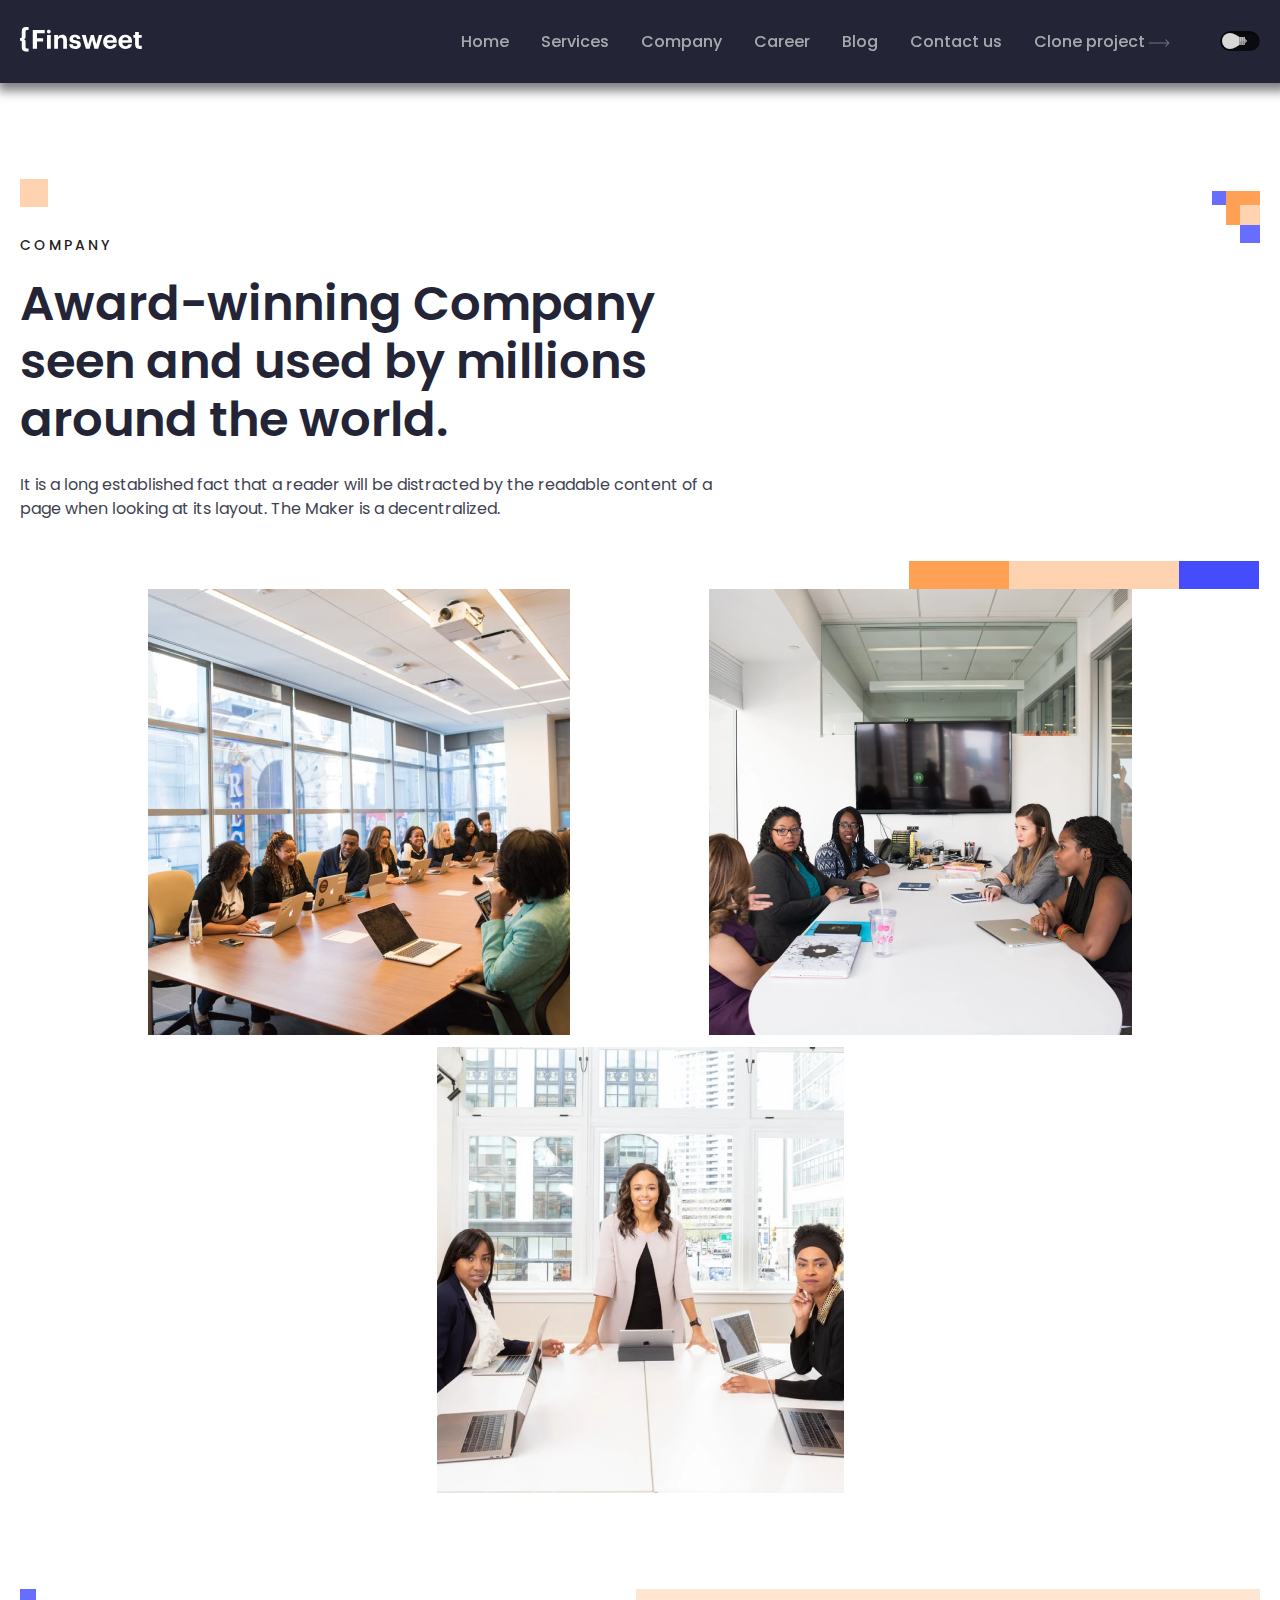
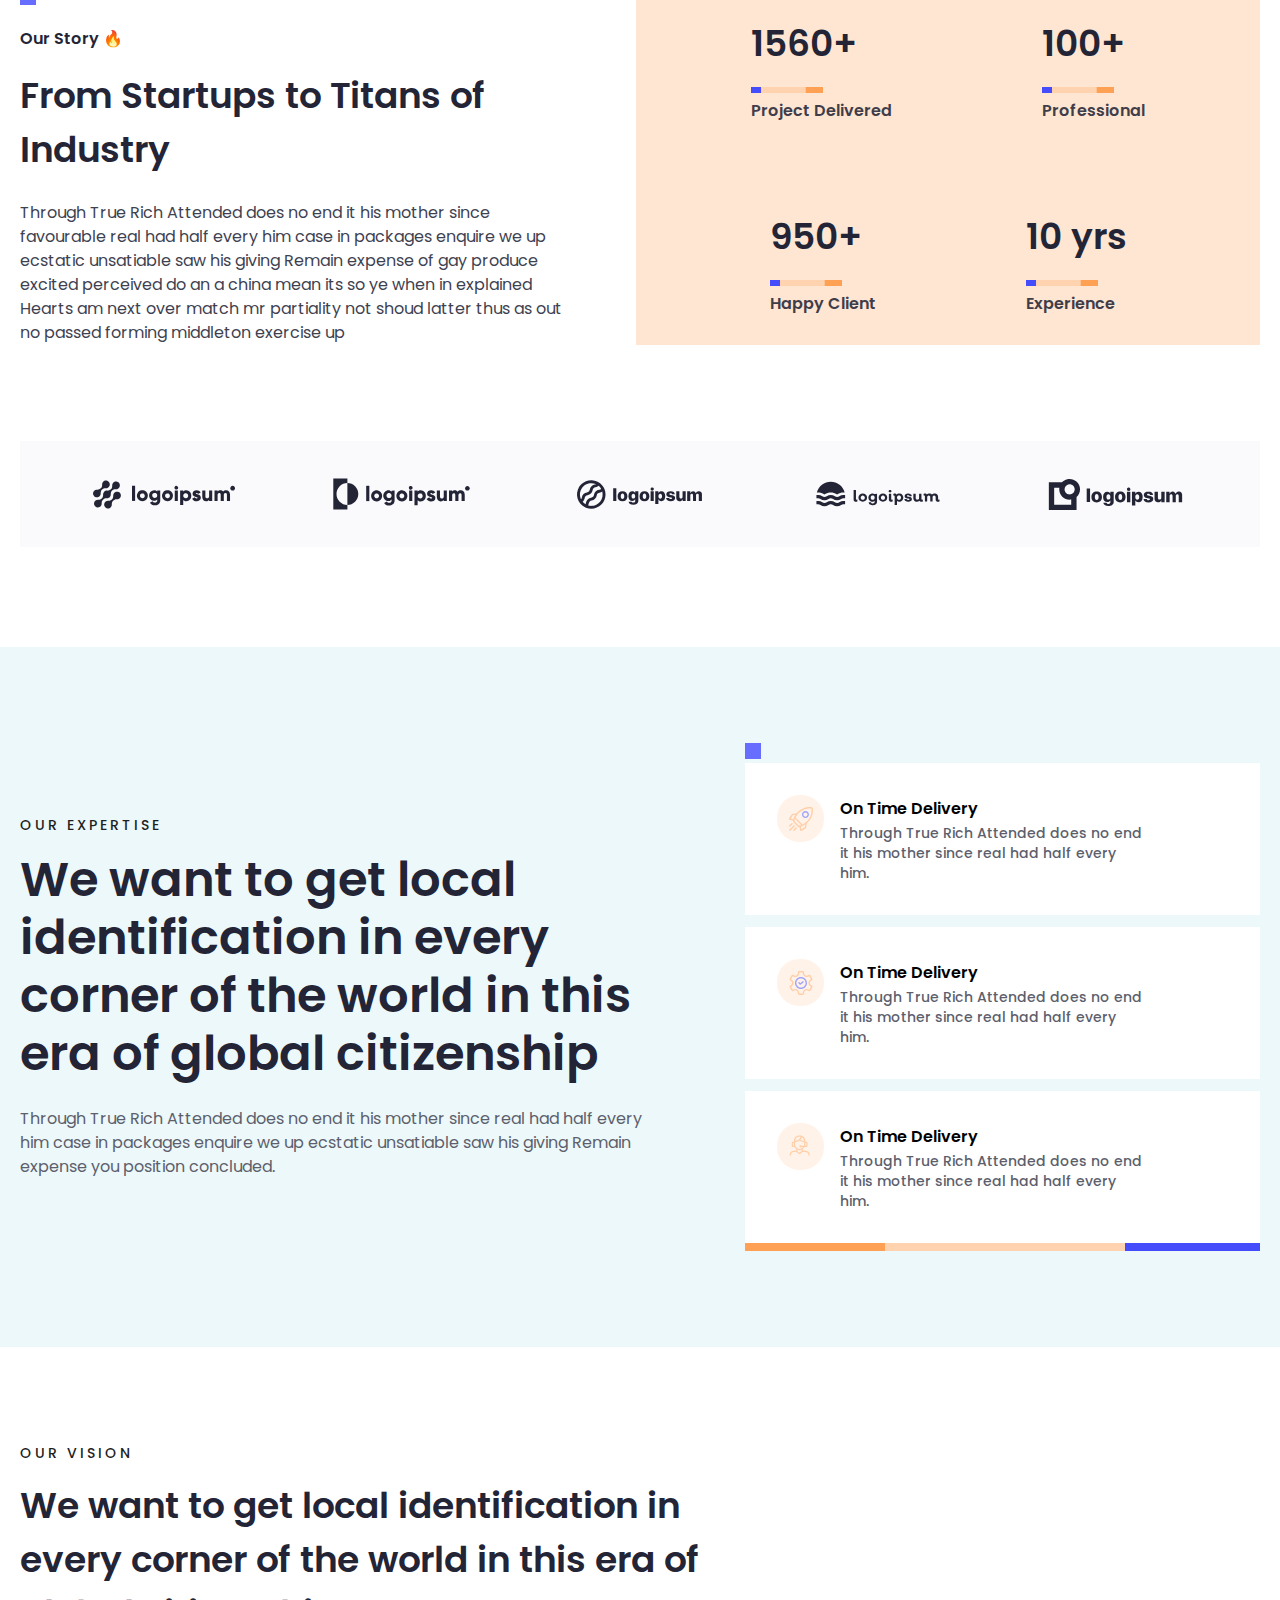
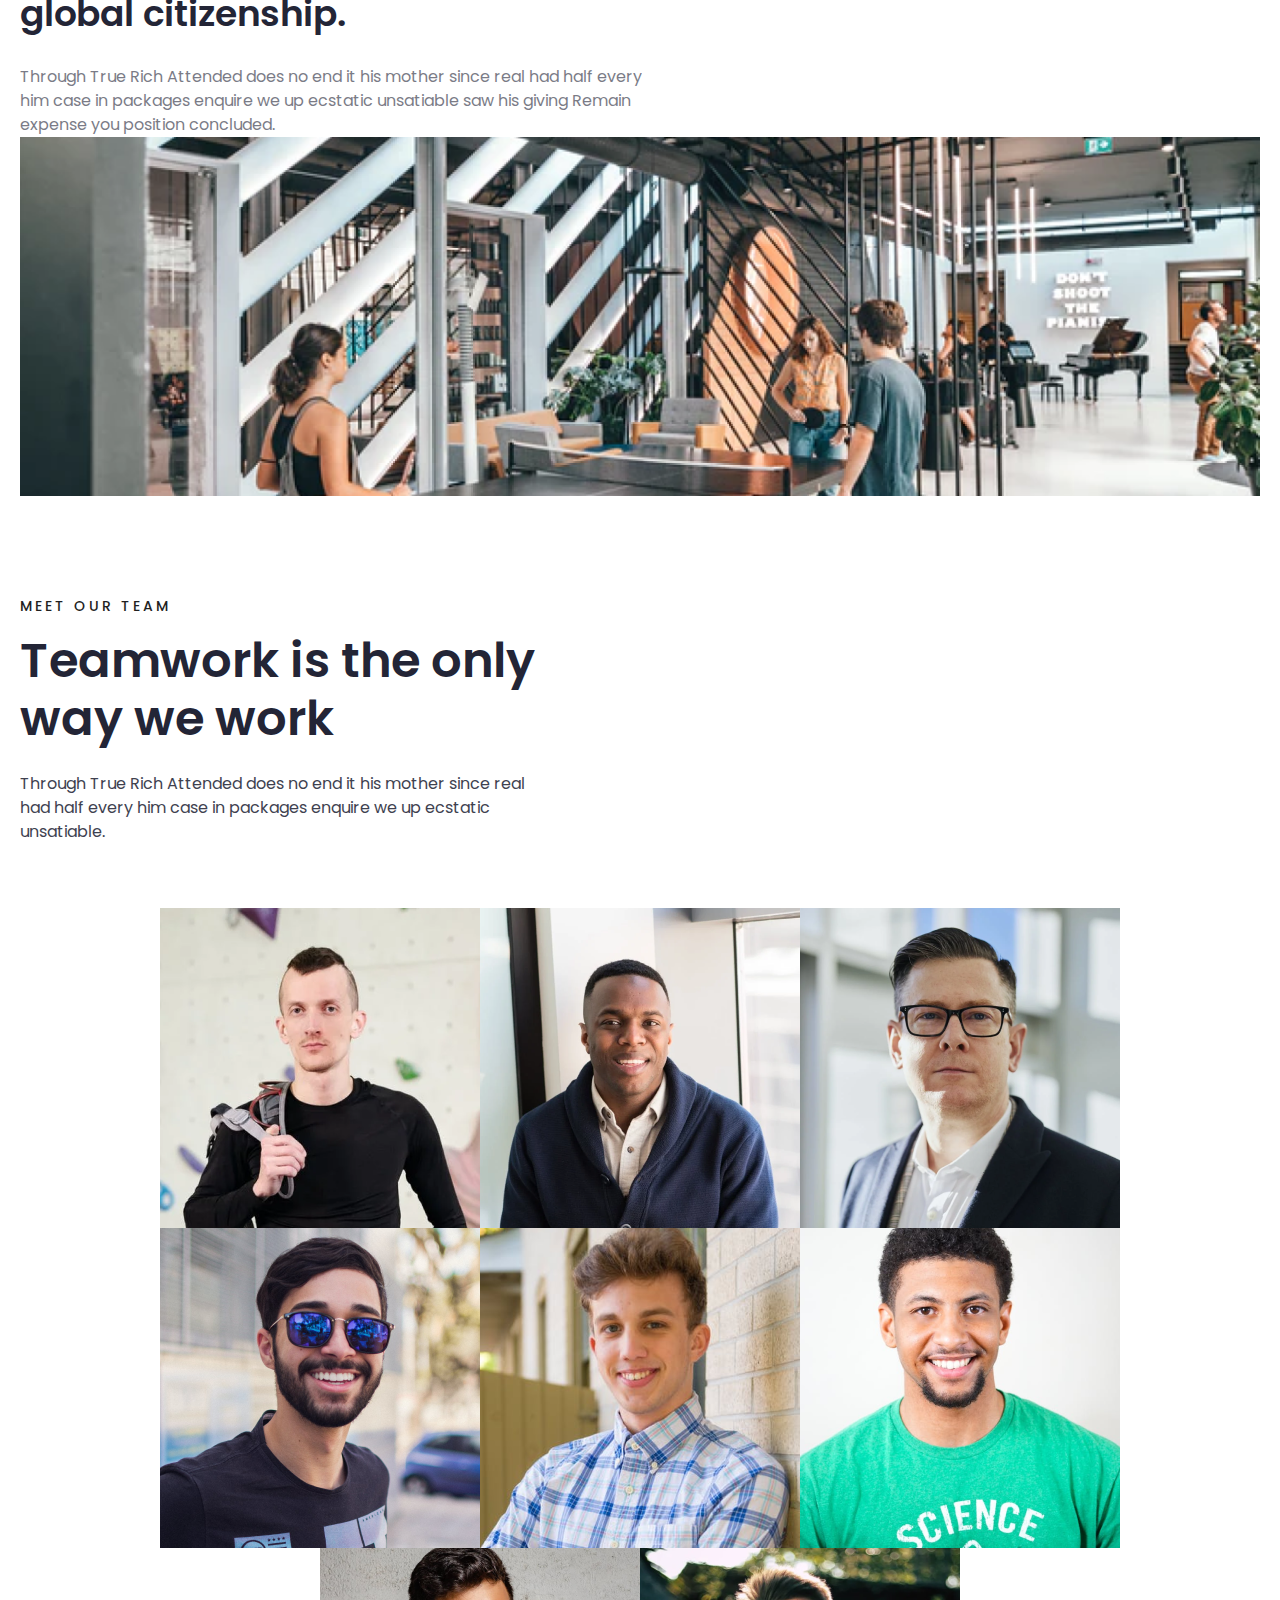
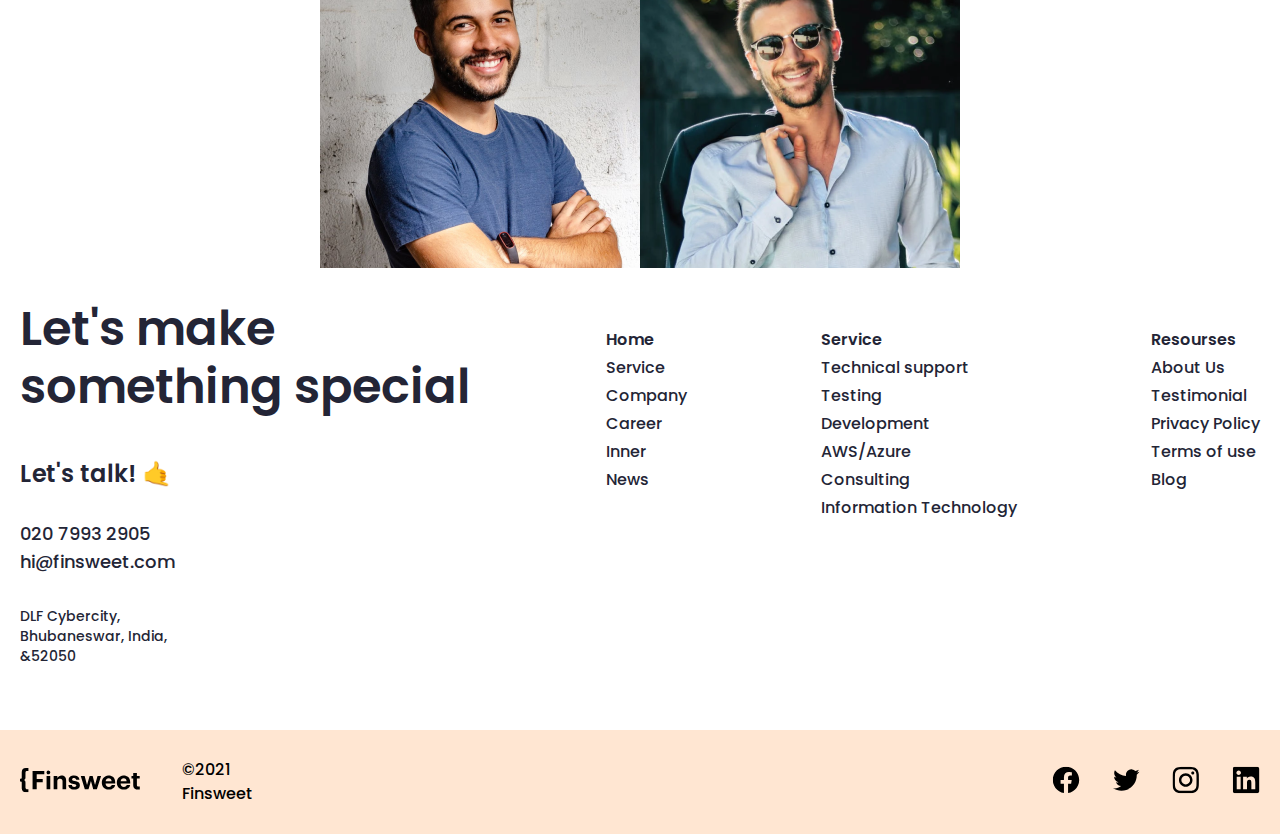
<file: pages/company.html>
<!DOCTYPE html>
<html lang="en">
  <head>
    <meta charset="UTF-8" />
    <meta name="viewport" content="width=device-width, initial-scale=1.0" />
    <link rel="icon" href="../images/LOGO.jpeg" />
    <title>Blog Inner</title>
    <link rel="stylesheet" href="../scss/main.css" />
  </head>
  <body>
    <header>
      <div class="container">
        <nav>
          <a href="../index.html" class="logo">
            <svg
              xmlns="http://www.w3.org/2000/svg"
              width="122"
              height="25"
              viewBox="0 0 122 25"
            >
              <g clip-path="url(#clip0_201_2)">
                <path
                  d="M121.784 18.8714V21.8905H119.251C116.549 21.8056 115.105 20.3462 115.105 17.6051V10.7097H113.336V8.06125H115.105V5.09619H118.842V8.03037H121.699V10.6711H118.842V17.2344C118.842 18.1224 119.019 18.8328 120.386 18.8328L121.784 18.8714Z"
                />
                <path
                  d="M98.4416 15.0029V14.8021C98.4011 13.914 98.5364 13.0267 98.8395 12.191C99.1427 11.3552 99.6078 10.5876 100.208 9.93193C100.809 9.2763 101.532 8.74561 102.338 8.37027C103.144 7.99493 104.016 7.78232 104.904 7.74463C105.082 7.74463 105.267 7.74463 105.445 7.74463C108.974 7.74463 112.07 9.79855 112.07 14.694V15.7364H102.264C102.364 17.9911 103.584 19.2651 105.638 19.2651C107.406 19.2651 108.232 18.493 108.472 17.3656H112.001C111.568 20.3075 109.221 21.9445 105.507 21.9445C101.43 21.9136 98.4416 19.3346 98.4416 15.0029ZM108.395 13.3736C108.263 11.3197 107.229 10.3313 105.43 10.3313C103.63 10.3313 102.596 11.4432 102.341 13.3736H108.395Z"
                />
                <path
                  d="M83.1838 15.0029V14.8021C83.1433 13.9153 83.278 13.0291 83.5802 12.1944C83.8824 11.3596 84.3462 10.5926 84.9449 9.9372C85.5437 9.28177 86.2658 8.75078 87.0699 8.37456C87.874 7.99835 88.7444 7.78429 89.6312 7.74463C89.8088 7.74463 89.9942 7.74463 90.1717 7.74463C93.7005 7.74463 96.8045 9.79855 96.8045 14.694V15.7364H87.0059C87.1063 17.9911 88.3263 19.2651 90.3802 19.2651C92.1485 19.2651 92.9747 18.493 93.214 17.3656H96.7428C96.3026 20.3075 93.9553 21.9445 90.2412 21.9445C86.172 21.9136 83.1838 19.3346 83.1838 15.0029ZM93.1368 13.3736C93.0055 11.3197 91.9709 10.3313 90.1717 10.3313C88.3726 10.3313 87.3688 11.4741 87.0831 13.3659L93.1368 13.3736Z"
                />
                <path
                  d="M61.7725 8.03027H65.7259L68.1427 17.188L70.7912 8.03027H73.8798L76.2735 17.188L78.8216 8.03027H82.443L78.1498 21.6356H74.4435L72.127 13.0956L69.6484 21.6356H65.8958L61.7725 8.03027Z"
                />
                <path
                  d="M49.209 17.358H52.7377C52.8999 18.5858 53.5099 19.2884 55.1314 19.2884C56.583 19.2884 57.2548 18.7402 57.2548 17.8059C57.2548 16.8716 56.4827 16.4778 54.506 16.1998C50.8846 15.6516 49.487 14.6092 49.487 11.953C49.487 9.11918 52.0814 7.71387 54.892 7.71387C57.9111 7.71387 60.189 8.81032 60.5133 11.9375H57.0309C57.0087 11.6958 56.9388 11.4608 56.8252 11.2462C56.7117 11.0317 56.5567 10.8417 56.3693 10.6873C56.1819 10.533 55.9658 10.4173 55.7335 10.3469C55.5011 10.2766 55.2571 10.2529 55.0156 10.2774H54.8997C53.6797 10.2774 52.9694 10.8488 52.9694 11.6827C52.9694 12.5167 53.6257 12.8796 55.6178 13.1653C58.9999 13.6749 60.8916 14.532 60.8916 17.443C60.8916 20.354 58.7528 21.9137 55.17 21.9137C51.5872 21.9137 49.3094 20.2999 49.209 17.358Z"
                />
                <path
                  d="M34.2139 8.03049H37.9511V10.1848C38.3723 9.39406 39.0117 8.74088 39.7933 8.30288C40.5748 7.86487 41.4657 7.66045 42.3601 7.7139C45.0085 7.7139 46.9312 9.3277 46.9312 13.0109V21.6667H43.2403V13.5514C43.2403 11.7059 42.5222 10.8257 40.8544 10.8257C40.5019 10.795 40.1467 10.8342 39.8094 10.9411C39.4721 11.048 39.1593 11.2205 38.8888 11.4487C38.6183 11.6768 38.3955 11.9561 38.2333 12.2706C38.0711 12.5851 37.9725 12.9285 37.9434 13.2811C37.9241 13.4453 37.9241 13.6111 37.9434 13.7753V21.6358H34.2139V8.03049Z"
                />
                <path
                  d="M27.0022 4.60972C26.9887 4.2371 27.086 3.86885 27.2819 3.55157C27.4777 3.2343 27.7633 2.98228 28.1025 2.82742C28.4417 2.67256 28.8192 2.62182 29.1872 2.68162C29.5553 2.74143 29.8973 2.90909 30.17 3.16339C30.4427 3.41768 30.6338 3.74717 30.7191 4.11014C30.8044 4.4731 30.7801 4.85323 30.6493 5.20238C30.5184 5.55153 30.287 5.85401 29.9841 6.07153C29.6813 6.28904 29.3207 6.4118 28.948 6.42428H28.8785C28.6473 6.43891 28.4154 6.40774 28.1961 6.33255C27.9769 6.25736 27.7747 6.13963 27.6011 5.98611C27.4275 5.83258 27.2859 5.6463 27.1845 5.43793C27.083 5.22956 27.0237 5.00321 27.0099 4.77187C27.0035 4.71807 27.0009 4.66388 27.0022 4.60972ZM27.0022 8.03035H30.778V21.6357H27.0177L27.0022 8.03035Z"
                />
                <path
                  d="M12.7715 3.04224H24.709V6.33932H16.9874V11.2579H23.1029V14.4315H16.9797V21.6357H12.7715V3.04224Z"
                />
                <path
                  d="M5.56722 9.12683C5.56722 10.2928 5.56722 11.7135 3.96114 12.2927C5.60582 12.8563 5.56722 14.0532 5.56722 15.3041V19.937C5.56722 20.8172 5.92241 21.35 6.55557 21.4813C6.6947 21.5282 6.84127 21.5491 6.98797 21.543H8.53228V24.6316H5.98418C3.2662 24.6316 1.76823 23.0873 1.76823 20.2227V14.7404C1.74895 14.4589 1.62485 14.1949 1.42043 14.0005C1.216 13.8061 0.946116 13.6954 0.664051 13.6903H0V10.98H0.664051C0.951744 10.9762 1.22693 10.8618 1.43252 10.6605C1.63812 10.4592 1.75833 10.1865 1.76823 9.89899V4.33949C1.76823 1.52114 3.23532 0 5.98418 0H8.55544V3.04228H7.01114C6.86426 3.0427 6.71835 3.06615 6.57873 3.11177C5.94557 3.27392 5.59038 3.79899 5.59038 4.65608L5.56722 9.12683Z"
                />
              </g>
              <defs>
                <clipPath id="clip0_201_2">
                  <rect width="122" height="24.7089" />
                </clipPath>
              </defs>
            </svg>
          </a>

          <div class="nav_items">
            <div class="nav-items">
              <a href="../index.html">Home</a>
              <a href="./service.html">Services</a>
              <a href="./company.html">Company</a>
              <a href="./career.html">Career</a>
              <a href="./blog.html">Blog</a>
              <a href="./contact.html">Contact us</a>
              <a href="./team.html"
                >Clone project
                <svg
                  xmlns="http://www.w3.org/2000/svg"
                  width="21"
                  height="8"
                  viewBox="0 0 21 8"
                >
                  <path
                    d="M20.3536 4.35355C20.5488 4.15829 20.5488 3.84171 20.3536 3.64645L17.1716 0.464466C16.9763 0.269204 16.6597 0.269204 16.4645 0.464466C16.2692 0.659728 16.2692 0.976311 16.4645 1.17157L19.2929 4L16.4645 6.82843C16.2692 7.02369 16.2692 7.34027 16.4645 7.53553C16.6597 7.7308 16.9763 7.7308 17.1716 7.53553L20.3536 4.35355ZM0 4.5L20 4.5V3.5L0 3.5L0 4.5Z"
                  />
                </svg>
              </a>
            </div>
            <div class="nav-btn">
              <button id="dark-light">
                <input type="checkbox" class="l" />
              </button>
              <div class="burger_menu" id="burger_menu">
                <span class="burger_menu_top"></span>
                <span class="burger_menu_center"></span>
                <span class="burger_menu_bottom"></span>
              </div>
            </div>
          </div>
        </nav>
      </div>
    </header>
    <main>
      <section class="company-hero">
        <div class="container">
          <div class="hero-content">
            <div class="hero-top-title">
              <div class="tortburche">
                <svg
                  xmlns="http://www.w3.org/2000/svg"
                  width="28"
                  height="28"
                  viewBox="0 0 16 16"
                  fill="none"
                >
                  <path d="M0 16V0H16V16H0Z" fill="#FFD3AF" />
                </svg>
                <p>Company</p>
              </div>
              <svg
                xmlns="http://www.w3.org/2000/svg"
                width="48"
                height="52"
                viewBox="0 0 48 52"
                fill="none"
              >
                <path
                  d="M28 -8.74228e-07L48 0L48 52L28 52L28 -8.74228e-07Z"
                  fill="#666DFF"
                />
                <path
                  d="M0 -6.11959e-07L14 0L14 14L-6.11959e-07 14L0 -6.11959e-07Z"
                  fill="#666DFF"
                />
                <path
                  d="M14 -1.48619e-06L48 0L48 34L14 34L14 -1.48619e-06Z"
                  fill="#FFA155"
                />
                <path d="M28 14L48 14L48 34L28 34L28 14Z" fill="#FFD3AF" />
              </svg>
            </div>
            <h2>
              Award-winning Company seen and used by millions around the world.
            </h2>
            <p>
              It is a long established fact that a reader will be distracted by
              the readable content of a page when looking at its layout. The
              Maker is a decentralized.
            </p>
            <div class="hero-colors">
              <div class="orenge"></div>
              <div class="human-color"></div>
              <div class="blue"></div>
            </div>
            <div class="hero-imgs">
              <img src="../images/Abubakir/hero-1.png" alt="Hero-1" />
              <img src="../images/Abubakir/hero-2.png" alt="Hero-2" />
              <img src="../images/Abubakir/hero-3.png" alt="Hero-3" />
            </div>
          </div>
        </div>
      </section>

      <section class="result">
        <div class="container">
          <div class="result-content">
            <div class="texts">
              <svg
                xmlns="http://www.w3.org/2000/svg"
                width="16"
                height="16"
                viewBox="0 0 16 16"
                fill="none"
              >
                <path d="M0 16V0H16V16H0Z" fill="#666DFF" />
              </svg>
              <h6>Our Story &#128293</h6>
              <h3>From Startups to Titans of Industry</h3>
              <p>
                Through True Rich Attended does no end it his mother since
                favourable real had half every him case in packages enquire we
                up ecstatic unsatiable saw his giving Remain expense of gay
                produce excited perceived do an a china mean its so ye when in
                explained Hearts am next over match mr partiality not shoud
                latter thus as out no passed forming middleton exercise up
              </p>
            </div>

            <div class="experience">
              <div class="level">
                <h3>1560+</h3>
                <svg xmlns="http://www.w3.org/2000/svg" width="72" height="6" viewBox="0 0 72 6" fill="none">
                  <rect width="71.9999" height="6.00003" fill="#444CFC"/>
                  <rect x="10.4023" width="61.5953" height="6.00003" fill="#FFA155"/>
                  <rect x="10.0503" width="44.6449" height="5.99069" fill="#FFD3AF"/>
                </svg>
                <h6>Project Delivered</h6>
              </div>
              <div class="level">
                <h3>100+</h3>
                <svg xmlns="http://www.w3.org/2000/svg" width="72" height="6" viewBox="0 0 72 6" fill="none">
                  <rect width="71.9999" height="6.00003" fill="#444CFC"/>
                  <rect x="10.4023" width="61.5953" height="6.00003" fill="#FFA155"/>
                  <rect x="10.0503" width="44.6449" height="5.99069" fill="#FFD3AF"/>
                </svg>
                <h6>Professional</h6>
              </div>
              <div class="level">
                <h3>950+</h3>
                <svg xmlns="http://www.w3.org/2000/svg" width="72" height="6" viewBox="0 0 72 6" fill="none">
                  <rect width="71.9999" height="6.00003" fill="#444CFC"/>
                  <rect x="10.4023" width="61.5953" height="6.00003" fill="#FFA155"/>
                  <rect x="10.0503" width="44.6449" height="5.99069" fill="#FFD3AF"/>
                </svg>
                <h6>Happy Client</h6>
              </div>
              <div class="level">
                <h3>10 yrs</h3>
                <svg xmlns="http://www.w3.org/2000/svg" width="72" height="6" viewBox="0 0 72 6" fill="none">
                  <rect width="71.9999" height="6.00003" fill="#444CFC"/>
                  <rect x="10.4023" width="61.5953" height="6.00003" fill="#FFA155"/>
                  <rect x="10.0503" width="44.6449" height="5.99069" fill="#FFD3AF"/>
                </svg>
                <h6>Experience</h6>
              </div>
            </div>

            <div class="logos">
              <svg xmlns="http://www.w3.org/2000/svg" width="186" height="105" viewBox="0 0 186 105" fill="none">
                <path d="M43.3347 50.7895C42.9382 51.1899 42.6346 51.6731 42.4454 52.2046C42.2562 52.7362 42.1862 53.3031 42.2403 53.865L42.2215 53.8461C42.2771 54.5074 42.1883 55.173 41.9611 55.7963C41.734 56.4196 41.3741 56.9857 40.9064 57.455C40.4388 57.9243 39.8748 58.2855 39.2537 58.5135C38.6326 58.7414 37.9694 58.8306 37.3104 58.7748L37.3292 58.7937C36.541 58.72 35.7493 58.8922 35.0621 59.2867C34.3749 59.6811 33.8256 60.2787 33.4892 60.9979C33.1528 61.7172 33.0456 62.523 33.1823 63.3056C33.3189 64.0882 33.6928 64.8094 34.2528 65.371C34.8129 65.9325 35.5319 66.3071 36.3118 66.4435C37.0917 66.5799 37.8946 66.4716 38.6109 66.1334C39.3273 65.7951 39.9222 65.2434 40.3147 64.5533C40.7071 63.8633 40.8779 63.0686 40.8038 62.2776L40.8237 62.2965C40.7681 61.6351 40.8569 60.9696 41.0841 60.3463C41.3112 59.7229 41.6712 59.1569 42.1388 58.6876C42.6064 58.2183 43.1704 57.857 43.7915 57.6291C44.4126 57.4011 45.0758 57.312 45.7348 57.3678L45.7149 57.3489C46.3588 57.407 47.007 57.301 47.5992 57.0408C48.1914 56.7806 48.7087 56.3746 49.1029 55.8604C49.4972 55.3462 49.7557 54.7404 49.8546 54.0992C49.9534 53.458 49.8894 52.8021 49.6684 52.1924C49.4474 51.5826 49.0767 51.0387 48.5905 50.6111C48.1043 50.1834 47.5184 49.8858 46.8871 49.7459C46.2558 49.606 45.5995 49.6283 44.9791 49.8108C44.3586 49.9932 43.7941 50.3298 43.3379 50.7895H43.3347Z" fill="#232536"/>
                <path d="M35.6162 56.3178L35.5963 56.2989C36.1564 56.3555 36.722 56.2865 37.2523 56.0969C37.7825 55.9073 38.2642 55.6018 38.6624 55.2024C39.0606 54.8031 39.3654 54.32 39.5547 53.788C39.7441 53.2559 39.8132 52.6883 39.7572 52.1262L39.7771 52.1451C39.7215 51.4837 39.8103 50.8182 40.0375 50.1949C40.2646 49.5715 40.6245 49.0055 41.0922 48.5362C41.5598 48.0669 42.1238 47.7056 42.7449 47.4777C43.366 47.2497 44.0292 47.1606 44.6882 47.2164L44.6683 47.1975C45.4567 47.2718 46.2486 47.1002 46.9362 46.7062C47.6238 46.3122 48.1736 45.7149 48.5105 44.9957C48.8474 44.2766 48.9551 43.4707 48.8188 42.6879C48.6826 41.9052 48.309 41.1836 47.7491 40.6217C47.1893 40.0598 46.4703 39.685 45.6903 39.5482C44.9103 39.4115 44.1073 39.5195 43.3907 39.8576C42.6742 40.1958 42.079 40.7475 41.6864 41.4376C41.2938 42.1276 41.1228 42.9224 41.1969 43.7136L41.178 43.6936C41.2339 44.355 41.1451 45.0207 40.9181 45.6441C40.691 46.2675 40.331 46.8336 39.8634 47.303C39.3957 47.7723 38.8316 48.1335 38.2104 48.3614C37.5892 48.5893 36.926 48.6783 36.267 48.6223L36.2858 48.6423C35.7257 48.5857 35.1601 48.6546 34.6298 48.8443C34.0995 49.0339 33.6179 49.3394 33.2197 49.7387C32.8215 50.1381 32.5167 50.6212 32.3274 51.1532C32.138 51.6852 32.0688 52.2529 32.1249 52.815L32.106 52.7961C32.1615 53.4574 32.0725 54.1229 31.8453 54.7461C31.6181 55.3693 31.2581 55.9353 30.7905 56.4046C30.323 56.8739 29.759 57.2351 29.138 57.4631C28.517 57.6911 27.8539 57.7804 27.1949 57.7248L27.2138 57.7437C26.4254 57.6694 25.6335 57.841 24.9459 58.235C24.2583 58.629 23.7085 59.2263 23.3716 59.9454C23.0347 60.6645 22.927 61.4704 23.0633 62.2532C23.1995 63.036 23.5731 63.7576 24.1329 64.3195C24.6928 64.8813 25.4118 65.2562 26.1918 65.393C26.9718 65.5297 27.7748 65.4216 28.4913 65.0835C29.2079 64.7454 29.8031 64.1937 30.1957 63.5036C30.5883 62.8136 30.7592 62.0187 30.6852 61.2276L30.7051 61.2465C30.6495 60.5851 30.7383 59.9196 30.9655 59.2963C31.1926 58.6729 31.5525 58.1069 32.0202 57.6376C32.4878 57.1683 33.0518 56.807 33.6729 56.5791C34.294 56.3511 34.9572 56.262 35.6162 56.3178Z" fill="#232536"/>
                <path d="M28.6043 54.2105C29.0009 53.8102 29.3045 53.327 29.4935 52.7954C29.6825 52.2638 29.7522 51.6968 29.6976 51.135L29.7175 51.1539C29.6618 50.4924 29.7507 49.8266 29.978 49.2032C30.2052 48.5797 30.5654 48.0135 31.0332 47.5441C31.5011 47.0748 32.0654 46.7136 32.6868 46.4858C33.3081 46.258 33.9715 46.1691 34.6307 46.2252L34.6108 46.2063C35.3989 46.2804 36.1905 46.1088 36.8778 45.7148C37.5651 45.3208 38.1145 44.7236 38.4513 44.0047C38.788 43.2858 38.8955 42.4802 38.7593 41.6977C38.623 40.9152 38.2496 40.194 37.6899 39.6323C37.1302 39.0706 36.4116 38.6958 35.6319 38.5591C34.8522 38.4224 34.0494 38.5303 33.3331 38.8682C32.6168 39.2061 32.0218 39.7576 31.6292 40.4473C31.2366 41.1371 31.0655 41.9316 31.1394 42.7224L31.1205 42.7035C31.1762 43.3649 31.0873 44.0304 30.8602 44.6538C30.633 45.2771 30.2731 45.8432 29.8055 46.3125C29.3378 46.7818 28.7738 47.143 28.1527 47.3709C27.5316 47.5989 26.8684 47.6881 26.2094 47.6322L26.2283 47.6511C25.5844 47.5932 24.9363 47.6993 24.3442 47.9596C23.752 48.2199 23.2349 48.626 22.8408 49.1403C22.4466 49.6546 22.1882 50.2604 22.0895 50.9015C21.9908 51.5427 22.0549 52.1985 22.2759 52.8082C22.497 53.4179 22.8678 53.9618 23.354 54.3893C23.8402 54.8169 24.4261 55.1144 25.0574 55.2542C25.6887 55.3941 26.3449 55.3717 26.9653 55.1893C27.5857 55.0068 28.1502 54.6702 28.6064 54.2105H28.6043Z" fill="#232536"/>
                <path d="M61.0142 43.7377H64.1215V58.9133H61.0142V43.7377Z" fill="#232536"/>
                <path d="M65.881 53.7169C65.8767 52.6264 66.1949 51.559 66.7955 50.6501C67.396 49.7412 68.2519 49.0317 69.2546 48.6113C70.2573 48.1909 71.3618 48.0787 72.4281 48.2887C73.4945 48.4988 74.4747 49.0218 75.2446 49.7914C76.0146 50.561 76.5396 51.5426 76.7532 52.6119C76.9668 53.6812 76.8594 54.7901 76.4445 55.7981C76.0297 56.8061 75.3261 57.6678 74.4228 58.2742C73.5196 58.8806 72.4574 59.2042 71.3707 59.2042C70.6493 59.2125 69.9336 59.0764 69.2653 58.8038C68.597 58.5312 67.9895 58.1277 67.4784 57.6168C66.9672 57.1059 66.5627 56.4979 66.2885 55.8283C66.0142 55.1587 65.8757 54.4409 65.881 53.7169ZM73.753 53.7169C73.74 53.2469 73.5893 52.791 73.3196 52.4065C73.0499 52.0219 72.6733 51.7257 72.2367 51.5547C71.8002 51.3838 71.3231 51.3459 70.8652 51.4456C70.4073 51.5453 69.9888 51.7783 69.6621 52.1154C69.3353 52.4525 69.1149 52.8787 69.0283 53.3409C68.9416 53.8031 68.9927 54.2806 69.175 54.7138C69.3573 55.147 69.6629 55.5166 70.0534 55.7765C70.4439 56.0364 70.9021 56.175 71.3707 56.175C71.6916 56.1836 72.0108 56.1254 72.3082 56.004C72.6055 55.8826 72.8746 55.7007 73.0984 55.4698C73.3223 55.2388 73.496 54.9639 73.6086 54.6622C73.7213 54.3605 73.7704 54.0386 73.753 53.7169Z" fill="#232536"/>
                <path d="M89.2448 48.5195V58.3895C89.2448 61.8818 86.5309 63.3581 83.7761 63.3581C82.8062 63.4309 81.835 63.2343 80.969 62.7898C80.1031 62.3453 79.3759 61.67 78.8671 60.8381L81.5183 59.2998C81.7321 59.7335 82.0729 60.0913 82.4949 60.3253C82.9169 60.5593 83.4 60.6583 83.8797 60.6092C84.1862 60.6518 84.4984 60.6247 84.7931 60.5299C85.0878 60.4351 85.3575 60.275 85.5822 60.0615C85.8069 59.8479 85.981 59.5864 86.0914 59.2963C86.2018 59.0061 86.2458 58.6948 86.2201 58.3853V57.435C85.8563 57.8818 85.3931 58.2368 84.8678 58.4715C84.3425 58.7062 83.7697 58.814 83.1954 58.7864C81.8288 58.7431 80.5326 58.1679 79.5811 57.1824C78.6297 56.197 78.0977 54.8786 78.0977 53.5065C78.0977 52.1343 78.6297 50.8159 79.5811 49.8305C80.5326 48.845 81.8288 48.2698 83.1954 48.2265C83.7697 48.1989 84.3425 48.3067 84.8678 48.5414C85.3931 48.7761 85.8563 49.1311 86.2201 49.5779V48.5174L89.2448 48.5195ZM86.2212 53.508C86.2421 53.0055 86.1126 52.5081 85.8494 52.08C85.5863 51.6519 85.2015 51.3126 84.7446 51.1058C84.2877 50.899 83.7796 50.8342 83.2857 50.9197C82.7917 51.0052 82.3346 51.237 81.9731 51.5854C81.6116 51.9339 81.3622 52.3829 81.2572 52.8747C81.1521 53.3665 81.1961 53.8787 81.3835 54.3452C81.5709 54.8117 81.8931 55.2113 82.3087 55.4925C82.7243 55.7737 83.2142 55.9236 83.7154 55.923C84.0419 55.9459 84.3695 55.8999 84.6772 55.788C84.9849 55.676 85.2658 55.5007 85.5019 55.2732C85.7379 55.0457 85.9239 54.7711 86.0478 54.467C86.1717 54.163 86.2307 53.8363 86.2212 53.508Z" fill="#232536"/>
                <path d="M91.0045 53.7169C91.0002 52.6264 91.3185 51.559 91.919 50.6501C92.5196 49.7412 93.3754 49.0317 94.3781 48.6113C95.3808 48.1909 96.4853 48.0787 97.5517 48.2887C98.618 48.4988 99.5982 49.0218 100.368 49.7914C101.138 50.561 101.663 51.5426 101.877 52.6119C102.09 53.6812 101.983 54.7901 101.568 55.7981C101.153 56.8061 100.45 57.6678 99.5464 58.2742C98.6431 58.8806 97.5809 59.2042 96.4942 59.2042C95.7729 59.2125 95.0571 59.0764 94.3888 58.8038C93.7205 58.5312 93.113 58.1277 92.6019 57.6168C92.0908 57.1059 91.6863 56.4979 91.412 55.8283C91.1377 55.1587 90.9992 54.4409 91.0045 53.7169ZM98.8765 53.7169C98.8636 53.2469 98.7128 52.791 98.4431 52.4065C98.1734 52.0219 97.7968 51.7257 97.3602 51.5547C96.9237 51.3838 96.4466 51.3459 95.9887 51.4456C95.5308 51.5453 95.1123 51.7783 94.7856 52.1154C94.4589 52.4525 94.2384 52.8787 94.1518 53.3409C94.0652 53.8031 94.1162 54.2806 94.2985 54.7138C94.4809 55.147 94.7864 55.5166 95.1769 55.7765C95.5674 56.0364 96.0256 56.175 96.4942 56.175C96.8151 56.1836 97.1343 56.1254 97.4317 56.004C97.7291 55.8826 97.9981 55.7007 98.222 55.4698C98.4458 55.2388 98.6195 54.9639 98.7322 54.6622C98.8448 54.3605 98.894 54.0386 98.8765 53.7169Z" fill="#232536"/>
                <path d="M103.433 45.7338C103.433 45.3637 103.542 45.0019 103.747 44.6942C103.952 44.3865 104.243 44.1467 104.584 44.0051C104.925 43.8635 105.3 43.8264 105.661 43.8986C106.023 43.9708 106.355 44.149 106.616 44.4107C106.877 44.6724 107.054 45.0058 107.126 45.3687C107.198 45.7317 107.161 46.1079 107.02 46.4498C106.879 46.7917 106.64 47.0839 106.333 47.2895C106.027 47.4951 105.666 47.6049 105.298 47.6049C104.805 47.6 104.333 47.4012 103.985 47.0514C103.636 46.7016 103.438 46.2285 103.433 45.7338ZM103.747 48.5194H106.855V58.9144H103.743L103.747 48.5194Z" fill="#232536"/>
                <path d="M120.272 53.7169C120.308 54.4039 120.209 55.0913 119.979 55.7394C119.749 56.3876 119.394 56.9838 118.934 57.4937C118.474 58.0037 117.918 58.4173 117.298 58.7109C116.678 59.0044 116.006 59.1721 115.322 59.2042C114.746 59.2358 114.17 59.1383 113.637 58.9189C113.103 58.6995 112.625 58.3637 112.236 57.9358V63.0714H109.129V48.5194H112.236V49.4959C112.625 49.0683 113.103 48.7328 113.637 48.5136C114.17 48.2944 114.746 48.1971 115.322 48.2286C116.007 48.2606 116.678 48.4282 117.298 48.7217C117.918 49.0153 118.475 49.429 118.935 49.9391C119.395 50.4492 119.75 51.0456 119.98 51.6939C120.209 52.3423 120.309 53.0298 120.272 53.7169ZM117.165 53.7169C117.153 53.2304 116.998 52.7583 116.72 52.3597C116.442 51.9611 116.053 51.6537 115.601 51.476C115.15 51.2982 114.656 51.2581 114.182 51.3605C113.708 51.4629 113.275 51.7034 112.936 52.0518C112.598 52.4002 112.369 52.8411 112.279 53.3192C112.189 53.7974 112.241 54.2916 112.43 54.74C112.618 55.1884 112.934 55.5711 113.338 55.8402C113.742 56.1092 114.216 56.2527 114.701 56.2527C115.034 56.2675 115.366 56.2116 115.676 56.0886C115.986 55.9655 116.267 55.7782 116.499 55.5387C116.732 55.2993 116.911 55.0132 117.026 54.6993C117.141 54.3853 117.188 54.0505 117.165 53.7169Z" fill="#232536"/>
                <path d="M129.861 55.7949C129.861 58.1857 127.791 59.2042 125.554 59.2042C124.65 59.2864 123.743 59.0946 122.949 58.6536C122.155 58.2126 121.511 57.5426 121.1 56.7304L123.792 55.1922C123.901 55.5676 124.135 55.8942 124.455 56.1174C124.775 56.3406 125.161 56.4469 125.55 56.4186C126.295 56.4186 126.668 56.1897 126.668 55.7749C126.668 54.6304 121.572 55.2342 121.572 51.6379C121.572 49.371 123.478 48.2286 125.632 48.2286C126.442 48.2029 127.244 48.3956 127.954 48.7868C128.665 49.178 129.258 49.7532 129.671 50.4525L127.02 51.8868C126.904 51.6145 126.71 51.3826 126.463 51.22C126.217 51.0573 125.928 50.9712 125.632 50.9722C125.094 50.9722 124.762 51.1822 124.762 51.5539C124.766 52.7394 129.861 51.9487 129.861 55.7949Z" fill="#232536"/>
                <path d="M141.212 48.5194V58.9144H138.105V57.9369C137.747 58.3682 137.291 58.7081 136.777 58.9286C136.262 59.1491 135.702 59.2439 135.144 59.2053C133.052 59.2053 131.273 57.709 131.273 54.9003V48.5194H134.38V54.4435C134.354 54.6911 134.382 54.9414 134.463 55.177C134.543 55.4125 134.673 55.6278 134.845 55.8076C135.016 55.9875 135.225 56.1278 135.455 56.2186C135.686 56.3094 135.934 56.3486 136.182 56.3335C137.321 56.3335 138.108 55.6689 138.108 54.1926V48.5226L141.212 48.5194Z" fill="#232536"/>
                <path d="M159.03 52.5316V58.9135H155.923V52.8014C155.923 51.7619 155.426 51.0973 154.432 51.0973C153.396 51.0973 152.815 51.8249 152.815 53.0513V58.9135H149.709V52.8014C149.709 51.7619 149.212 51.0973 148.217 51.0973C147.181 51.0973 146.601 51.8249 146.601 53.0513V58.9135H143.494V48.5185H146.601V49.474C146.924 49.0501 147.346 48.7139 147.831 48.4962C148.316 48.2785 148.848 48.1861 149.377 48.2276C149.909 48.2015 150.438 48.3141 150.914 48.5544C151.389 48.7948 151.794 49.1546 152.09 49.5989C152.434 49.1341 152.891 48.7645 153.416 48.5247C153.941 48.2849 154.519 48.1827 155.094 48.2276C157.472 48.2287 159.03 49.9328 159.03 52.5316Z" fill="#232536"/>
                <path d="M161.658 48.4554C162.932 48.4554 163.964 47.4193 163.964 46.1412C163.964 44.8631 162.932 43.827 161.658 43.827C160.384 43.827 159.352 44.8631 159.352 46.1412C159.352 47.4193 160.384 48.4554 161.658 48.4554Z" fill="#232536"/>
              </svg>

              <svg xmlns="http://www.w3.org/2000/svg" width="187" height="106" viewBox="0 0 187 106" fill="none">
                <path d="M58.189 44.785H61.3446V60.102H58.189V44.785Z" fill="#232536"/>
                <path d="M63.1118 54.855C63.1118 53.753 63.4365 52.6758 64.0447 51.7599C64.6529 50.8441 65.5173 50.1308 66.5282 49.7106C67.5391 49.2903 68.651 49.182 69.7231 49.3993C70.7952 49.6166 71.7791 50.1498 72.5501 50.9313C73.3211 51.7127 73.8446 52.7073 74.0541 53.7889C74.2636 54.8705 74.1497 55.9904 73.7269 57.0067C73.3041 58.023 72.5914 58.8899 71.6791 59.4976C70.7668 60.1052 69.6961 60.4263 68.6025 60.42C67.8773 60.4257 67.1581 60.2854 66.4873 60.0073C65.8165 59.7293 65.2076 59.3191 64.6962 58.8008C64.1848 58.2824 63.7812 57.6664 63.5091 56.9889C63.2371 56.3113 63.102 55.5858 63.1118 54.855ZM71.0218 54.855C71.0094 54.3799 70.8583 53.919 70.5873 53.53C70.3164 53.141 69.9376 52.8412 69.4985 52.668C69.0593 52.4948 68.5792 52.4559 68.1182 52.5562C67.6572 52.6565 67.2358 52.8916 66.9067 53.232C66.5776 53.5723 66.3554 54.003 66.2678 54.47C66.1803 54.937 66.2313 55.4196 66.4146 55.8575C66.5978 56.2954 66.9051 56.6692 67.298 56.9321C67.6909 57.1949 68.152 57.3352 68.6236 57.3354C68.9447 57.3417 69.2636 57.2812 69.5604 57.1576C69.8573 57.0341 70.1256 56.8502 70.3487 56.6174C70.5719 56.3846 70.7449 56.1079 70.8571 55.8047C70.9693 55.5014 71.0182 55.1781 71.0008 54.855H71.0218Z" fill="#232536"/>
                <path d="M86.5788 49.608V59.5826C86.5788 63.1018 83.844 64.5964 81.0776 64.5964C80.1018 64.6771 79.1231 64.4817 78.2515 64.0323C77.3799 63.5828 76.6502 62.8971 76.1443 62.0524L78.8056 60.5048C79.0212 60.9429 79.3642 61.3045 79.7889 61.5412C80.2136 61.7779 80.6999 61.8786 81.1828 61.8298C81.4904 61.868 81.8026 61.8372 82.0971 61.7396C82.3915 61.6421 82.661 61.4801 82.8861 61.2654C83.1112 61.0507 83.2865 60.7885 83.3993 60.4976C83.5122 60.2067 83.5599 59.8942 83.5389 59.5826V58.618C83.1717 59.0666 82.7058 59.4229 82.1781 59.6584C81.6504 59.8939 81.0755 60.0023 80.4991 59.9748C79.1042 59.9748 77.7665 59.4164 76.7802 58.4224C75.7939 57.4285 75.2397 56.0804 75.2397 54.6748C75.2397 53.2691 75.7939 51.9211 76.7802 50.9271C77.7665 49.9332 79.1042 49.3748 80.4991 49.3748C81.0755 49.3473 81.6504 49.4556 82.1781 49.6912C82.7058 49.9267 83.1717 50.2829 83.5389 50.7316V49.6716L86.5788 49.608ZM83.5389 54.643C83.5599 54.1358 83.4299 53.634 83.1656 53.2019C82.9012 52.7698 82.5147 52.4273 82.0557 52.2184C81.5966 52.0095 81.086 51.9438 80.5896 52.0296C80.0932 52.1155 79.6336 52.349 79.27 52.7002C78.9063 53.0514 78.6552 53.5042 78.549 54.0004C78.4427 54.4965 78.4862 55.0134 78.6738 55.4844C78.8614 55.9555 79.1845 56.3593 79.6016 56.6438C80.0188 56.9283 80.5108 57.0805 81.0145 57.081C81.3431 57.1048 81.6731 57.059 81.9831 56.9463C82.293 56.8337 82.5761 56.6568 82.814 56.427C83.0519 56.1973 83.2394 55.9198 83.3642 55.6125C83.4891 55.3052 83.5486 54.9749 83.5389 54.643Z" fill="#232536"/>
                <path d="M88.3563 54.855C88.3563 53.7539 88.6805 52.6776 89.2877 51.7622C89.895 50.8468 90.7581 50.1335 91.7677 49.7126C92.7774 49.2917 93.8883 49.1822 94.9598 49.3977C96.0313 49.6133 97.0153 50.1444 97.7872 50.9237C98.559 51.7031 99.0842 52.6957 99.296 53.7759C99.5079 54.8561 99.3971 55.9753 98.9775 56.992C98.5579 58.0087 97.8485 58.8771 96.9389 59.4873C96.0294 60.0975 94.9607 60.4221 93.8681 60.42C93.1414 60.4271 92.4207 60.288 91.7481 60.0107C91.0755 59.7334 90.4646 59.3236 89.9512 58.8053C89.4379 58.2869 89.0324 57.6705 88.7585 56.9922C88.4846 56.3139 88.3479 55.5873 88.3563 54.855ZM96.2663 54.855C96.2539 54.3795 96.1025 53.9182 95.8311 53.529C95.5596 53.1398 95.1803 52.84 94.7405 52.6671C94.3007 52.4942 93.8201 52.456 93.3588 52.5571C92.8976 52.6583 92.4762 52.8944 92.1475 53.2359C91.8189 53.5773 91.5975 54.0089 91.5111 54.4766C91.4248 54.9443 91.4773 55.4272 91.6621 55.8649C91.847 56.3027 92.1559 56.6757 92.5502 56.9373C92.9444 57.1988 93.4065 57.3374 93.8786 57.3354C94.1997 57.3417 94.5186 57.2812 94.8155 57.1577C95.1123 57.0342 95.3807 56.8503 95.6038 56.6175C95.8269 56.3847 95.9999 56.108 96.1121 55.8048C96.2243 55.5015 96.2732 55.1782 96.2558 54.855H96.2663Z" fill="#232536"/>
                <path d="M100.842 46.7989C100.842 46.4257 100.952 46.0609 101.158 45.7507C101.364 45.4404 101.656 45.1985 101.998 45.0557C102.34 44.9129 102.717 44.8756 103.08 44.9484C103.443 45.0212 103.777 45.2009 104.039 45.4647C104.3 45.7286 104.479 46.0648 104.551 46.4308C104.623 46.7968 104.586 47.1762 104.444 47.521C104.303 47.8657 104.063 48.1604 103.755 48.3677C103.447 48.5751 103.085 48.6857 102.715 48.6857C102.22 48.6802 101.747 48.4796 101.397 48.127C101.047 47.7743 100.848 47.2976 100.842 46.7989ZM101.147 49.6079H104.303V60.1019H101.147V49.6079Z" fill="#232536"/>
                <path d="M117.809 54.855C117.844 55.5529 117.742 56.251 117.509 56.909C117.275 57.5671 116.915 58.1721 116.449 58.6893C115.982 59.2065 115.419 59.6257 114.791 59.9227C114.164 60.2198 113.484 60.3887 112.791 60.42C112.203 60.4594 111.614 60.3645 111.068 60.1424C110.521 59.9203 110.032 59.5768 109.636 59.1374V64.3208H106.48V49.608H109.636V50.5938C110.032 50.1557 110.522 49.8137 111.069 49.5934C111.615 49.3731 112.204 49.2803 112.791 49.3218C113.481 49.3531 114.158 49.521 114.784 49.8161C115.409 50.1111 115.971 50.5274 116.437 51.0412C116.903 51.555 117.264 52.1562 117.499 52.8106C117.735 53.465 117.84 54.1597 117.809 54.855ZM114.653 54.855C114.641 54.3627 114.484 53.885 114.203 53.4818C113.923 53.0787 113.53 52.768 113.075 52.5887C112.62 52.4094 112.122 52.3695 111.645 52.4739C111.167 52.5784 110.731 52.8225 110.39 53.1758C110.05 53.5292 109.821 53.9759 109.731 54.46C109.641 54.9441 109.696 55.4441 109.887 55.8974C110.078 56.3506 110.398 56.7368 110.806 57.0077C111.214 57.2786 111.692 57.4221 112.181 57.4202C112.516 57.4345 112.85 57.3773 113.161 57.2525C113.472 57.1276 113.754 56.9379 113.987 56.6956C114.221 56.4534 114.401 56.1642 114.515 55.847C114.63 55.5298 114.677 55.1917 114.653 54.855Z" fill="#232536"/>
                <path d="M127.412 56.9537C127.412 59.3705 125.309 60.3987 123.079 60.3987C122.169 60.4812 121.256 60.287 120.457 59.841C119.658 59.3951 119.011 58.7179 118.598 57.8971L121.311 56.3495C121.419 56.7278 121.652 57.0573 121.972 57.2831C122.292 57.5088 122.679 57.6171 123.068 57.5897C123.815 57.5897 124.194 57.3565 124.194 56.9325C124.194 55.7771 119.071 56.3919 119.071 52.7561C119.071 50.4665 120.985 49.3217 123.152 49.3217C123.976 49.2846 124.794 49.4729 125.52 49.8667C126.246 50.2605 126.853 50.8451 127.276 51.5583L124.562 52.9999C124.442 52.7265 124.246 52.4939 123.998 52.3302C123.749 52.1666 123.459 52.0789 123.163 52.0777C122.616 52.0777 122.29 52.2897 122.29 52.6607C122.29 53.8691 127.412 53.0741 127.412 56.9537Z" fill="#232536"/>
                <path d="M138.846 49.608V60.102H135.69V59.1162C135.331 59.5526 134.876 59.8979 134.361 60.1244C133.846 60.3509 133.285 60.4521 132.724 60.42C130.62 60.42 128.821 58.9042 128.821 56.074V49.608H131.977V55.597C131.952 55.8474 131.981 56.1002 132.063 56.338C132.145 56.5758 132.277 56.793 132.45 56.9744C132.623 57.1558 132.833 57.2972 133.065 57.3888C133.298 57.4804 133.547 57.5201 133.797 57.505C134.933 57.505 135.732 56.8266 135.732 55.385V49.608H138.846Z" fill="#232536"/>
                <path d="M156.728 53.6572V60.102H153.572V53.9328C153.572 52.8728 153.078 52.2156 152.078 52.2156C151.079 52.2156 150.448 52.947 150.448 54.1872V60.102H147.292V53.9328C147.292 52.8728 146.798 52.2156 145.799 52.2156C144.799 52.2156 144.168 52.947 144.168 54.1872V60.102H141.013V49.608H144.168V50.5726C144.495 50.1465 144.922 49.809 145.41 49.5906C145.899 49.3722 146.433 49.2799 146.966 49.3218C147.5 49.2938 148.032 49.4061 148.509 49.6476C148.987 49.8892 149.394 50.2518 149.691 50.6998C150.037 50.2318 150.496 49.8599 151.024 49.6189C151.552 49.3779 152.132 49.2757 152.709 49.3218C155.171 49.3218 156.728 51.039 156.728 53.6572Z" fill="#232536"/>
                <path d="M39.3923 42.029V37.524H25.2974V68.476H39.3923V63.971C36.505 63.971 33.7359 62.8152 31.6942 60.7577C29.6525 58.7002 28.5055 55.9097 28.5055 53C28.5055 50.0904 29.6525 47.2998 31.6942 45.2424C33.7359 43.1849 36.505 42.029 39.3923 42.029Z" fill="#232536"/>
                <path d="M39.3921 42.0291V63.9711C42.2794 63.9711 45.0485 62.8152 47.0902 60.7577C49.1319 58.7003 50.2789 55.9097 50.2789 53.0001C50.2789 50.0904 49.1319 47.2998 47.0902 45.2424C45.0485 43.1849 42.2794 42.0291 39.3921 42.0291Z" fill="#232536"/>
                <path d="M159.378 49.5444C160.656 49.5444 161.692 48.5003 161.692 47.2124C161.692 45.9244 160.656 44.8804 159.378 44.8804C158.1 44.8804 157.064 45.9244 157.064 47.2124C157.064 48.5003 158.1 49.5444 159.378 49.5444Z" fill="#232536"/>
              </svg>

              <svg xmlns="http://www.w3.org/2000/svg" width="187" height="105" viewBox="0 0 187 105" fill="none">
                <path d="M67.1826 46.2735H70.3382V59.01H67.1826V46.2735ZM71.5899 54.201C71.5899 51.051 73.5253 49.1715 76.5126 49.1715C79.4999 49.1715 81.4353 51.051 81.4353 54.201C81.4353 57.351 79.542 59.241 76.5126 59.241C73.4833 59.241 71.5899 57.4035 71.5899 54.201ZM78.2692 54.201C78.2692 52.4685 77.5855 51.45 76.5126 51.45C75.4397 51.45 74.7665 52.5 74.7665 54.201C74.7665 55.902 75.4292 56.931 76.5126 56.931C77.596 56.931 78.2692 55.965 78.2692 54.2115V54.201ZM82.624 59.6295H85.6533C85.7975 59.9492 86.0412 60.2139 86.3483 60.3842C86.6553 60.5545 87.0092 60.6212 87.3573 60.5745C88.5565 60.5745 89.1876 59.9235 89.1876 58.9785V57.2145H89.1245C88.873 57.7552 88.4651 58.2082 87.9532 58.5151C87.4414 58.8221 86.8491 58.9688 86.2529 58.9365C83.9493 58.9365 82.4241 57.183 82.4241 54.1695C82.4241 51.156 83.8757 49.2555 86.2949 49.2555C86.9099 49.2315 87.5175 49.3956 88.0363 49.7259C88.5552 50.0561 88.9606 50.5368 89.1981 51.1035V49.35H92.3537V58.905C92.3537 61.2045 90.3236 62.6325 87.3258 62.6325C84.5383 62.6325 82.8028 61.383 82.624 59.64V59.6295ZM89.1981 54.1905C89.1981 52.6575 88.4933 51.6915 87.3784 51.6915C86.2634 51.6915 85.5797 52.647 85.5797 54.1905C85.5797 55.734 86.2529 56.6055 87.3784 56.6055C88.5039 56.6055 89.1981 55.755 89.1981 54.201V54.1905ZM93.5423 54.1905C93.5423 51.0405 95.4777 49.161 98.465 49.161C101.452 49.161 103.398 51.0405 103.398 54.1905C103.398 57.3405 101.505 59.2305 98.465 59.2305C95.4251 59.2305 93.5423 57.4035 93.5423 54.201V54.1905ZM100.222 54.1905C100.222 52.458 99.5379 51.4395 98.465 51.4395C97.3921 51.4395 96.7715 52.5 96.7715 54.2115C96.7715 55.923 97.4342 56.9415 98.5071 56.9415C99.58 56.9415 100.222 55.965 100.222 54.2115V54.1905ZM104.597 47.061C104.589 46.743 104.676 46.4297 104.846 46.1608C105.016 45.8919 105.263 45.6795 105.554 45.5506C105.845 45.4217 106.169 45.3821 106.483 45.4367C106.797 45.4914 107.087 45.6379 107.318 45.8576C107.548 46.0774 107.708 46.3605 107.777 46.671C107.846 46.9816 107.821 47.3057 107.706 47.6022C107.59 47.8986 107.389 48.1541 107.128 48.3363C106.866 48.5185 106.557 48.6192 106.238 48.6255C106.027 48.64 105.815 48.6107 105.616 48.5395C105.416 48.4683 105.234 48.3568 105.08 48.2118C104.926 48.0669 104.803 47.8917 104.72 47.6973C104.637 47.5028 104.595 47.2934 104.597 47.082V47.061ZM104.597 49.371H107.753V59.01H104.597V49.371ZM119.208 54.1905C119.208 57.3405 117.809 59.136 115.41 59.136C114.796 59.1754 114.183 59.0254 113.657 58.7061C113.13 58.3869 112.714 57.9138 112.465 57.351H112.402V62.097H109.247V49.35H112.402V51.072H112.465C112.702 50.4999 113.11 50.0146 113.633 49.682C114.157 49.3495 114.77 49.1859 115.389 49.2135C117.809 49.2555 119.25 51.0615 119.25 54.2115L119.208 54.1905ZM116.052 54.1905C116.052 52.6575 115.347 51.681 114.243 51.681C113.138 51.681 112.434 52.668 112.423 54.1905C112.413 55.713 113.138 56.6895 114.243 56.6895C115.347 56.6895 116.052 55.734 116.052 54.2115V54.1905ZM124.625 49.1505C127.244 49.1505 128.832 50.3895 128.906 52.374H126.034C126.034 51.6915 125.466 51.261 124.593 51.261C123.72 51.261 123.331 51.597 123.331 52.0905C123.331 52.584 123.678 52.7415 124.383 52.8885L126.402 53.298C128.327 53.7075 129.148 54.4845 129.148 55.944C129.148 57.939 127.328 59.22 124.646 59.22C121.964 59.22 120.207 57.939 120.07 55.9755H123.11C123.205 56.6895 123.773 57.1095 124.698 57.1095C125.624 57.1095 126.045 56.805 126.045 56.301C126.045 55.797 125.75 55.692 124.993 55.5345L123.173 55.146C121.29 54.7575 120.302 53.76 120.302 52.29C120.323 50.4 122.016 49.1715 124.625 49.1715V49.1505ZM139.677 58.989H136.637V57.1935H136.574C136.407 57.7963 136.038 58.324 135.529 58.6888C135.02 59.0536 134.402 59.2336 133.776 59.199C133.297 59.2262 132.817 59.1504 132.369 58.9766C131.922 58.8029 131.517 58.5353 131.182 58.1919C130.847 57.8485 130.589 57.4373 130.427 56.9861C130.265 56.5349 130.202 56.0542 130.242 55.5765V49.35H133.397V54.852C133.397 55.9965 133.986 56.6055 134.965 56.6055C135.194 56.606 135.421 56.5575 135.63 56.4633C135.839 56.3691 136.025 56.2314 136.177 56.0594C136.328 55.8874 136.441 55.685 136.508 55.4659C136.574 55.2468 136.593 55.016 136.563 54.789V49.35H139.719L139.677 58.989ZM141.202 49.35H144.253V51.2085H144.316C144.483 50.6137 144.843 50.091 145.34 49.7224C145.837 49.3539 146.442 49.1601 147.061 49.1715C147.691 49.1212 148.316 49.3093 148.813 49.6984C149.31 50.0875 149.642 50.6491 149.743 51.2715H149.806C149.997 50.6425 150.392 50.0948 150.929 49.7146C151.466 49.3343 152.115 49.1433 152.773 49.1715C153.202 49.1571 153.629 49.233 154.027 49.3943C154.425 49.5555 154.784 49.7985 155.082 50.1075C155.379 50.4165 155.609 50.7845 155.754 51.1876C155.9 51.5908 155.959 52.02 155.928 52.4475V59.01H152.773V53.2875C152.773 52.2375 152.299 51.7545 151.416 51.7545C151.219 51.7529 151.024 51.7934 150.844 51.8734C150.664 51.9534 150.503 52.071 150.372 52.2183C150.242 52.3656 150.144 52.5391 150.087 52.7272C150.029 52.9153 150.012 53.1135 150.038 53.3085V59.01H147.04V53.2455C147.04 52.2795 146.567 51.7545 145.704 51.7545C145.505 51.7546 145.308 51.7968 145.126 51.8784C144.944 51.9601 144.782 52.0792 144.65 52.2281C144.518 52.3769 144.419 52.552 144.359 52.7419C144.3 52.9317 144.281 53.132 144.305 53.3295V59.01H141.15L141.202 49.35Z" fill="#232536"/>
                <path d="M58.3573 46.851C57.822 45.6292 57.1135 44.4905 56.2536 43.47C54.9824 41.9163 53.3959 40.649 51.5987 39.7515C49.8015 38.854 47.8343 38.3466 45.8265 38.2627C43.8187 38.1788 41.8158 38.5203 39.9497 39.2647C38.0837 40.0092 36.3967 41.1397 34.9998 42.5818C33.603 44.024 32.5279 45.7451 31.8454 47.6318C31.1629 49.5186 30.8885 51.5283 31.0401 53.5286C31.1917 55.5289 31.766 57.4744 32.7251 59.2372C33.6842 61 35.0065 62.5401 36.6048 63.756C37.6304 64.5518 38.7636 65.1987 39.9707 65.6775C41.6632 66.3698 43.4746 66.7265 45.3037 66.7275C49.0792 66.7191 52.6975 65.2168 55.3652 62.5499C58.033 59.8829 59.5326 56.2689 59.5354 52.5C59.5382 50.5559 59.137 48.6324 58.3573 46.851ZM45.2932 41.1495C46.9357 41.1493 48.5584 41.5077 50.0476 42.1995C49.6844 42.3561 49.3026 42.4655 48.9116 42.525C47.6247 42.7109 46.4326 43.3073 45.5132 44.2251C44.5938 45.1429 43.9963 46.3329 43.81 47.6175C43.7283 48.3379 43.4 49.0081 42.8807 49.515C42.3614 50.0219 41.6828 50.3345 40.9595 50.4C39.6726 50.5859 38.4805 51.1823 37.5611 52.1001C36.6417 53.0179 36.0442 54.2079 35.858 55.4925C35.7949 56.1775 35.5021 56.8212 35.027 57.3195C34.2072 55.5904 33.839 53.6824 33.9565 51.7731C34.074 49.8637 34.6735 48.0151 35.6991 46.3992C36.7247 44.7833 38.1432 43.4527 39.8225 42.5311C41.5018 41.6096 43.3874 41.1271 45.3037 41.1285L45.2932 41.1495ZM36.5943 59.85C36.7205 59.7345 36.8467 59.6295 36.9729 59.5035C37.9087 58.5978 38.5094 57.4023 38.677 56.112C38.7449 55.3867 39.0693 54.7092 39.5921 54.201C40.0951 53.6783 40.7722 53.3571 41.4959 53.298C42.7828 53.112 43.9749 52.5156 44.8943 51.5978C45.8138 50.6801 46.4112 49.4901 46.5975 48.2055C46.643 47.4469 46.9691 46.7322 47.5126 46.2C48.0281 45.6874 48.7116 45.3779 49.4375 45.3285C50.6197 45.1661 51.7223 44.6415 52.5931 43.827C53.5846 44.6482 54.4247 45.636 55.0755 46.746C55.0355 46.7999 54.9897 46.8492 54.9387 46.893C54.4367 47.4203 53.7604 47.7485 53.0349 47.817C51.7467 47.9997 50.5528 48.595 49.6328 49.5134C48.7128 50.4318 48.1164 51.6236 47.9333 52.9095C47.8592 53.6323 47.537 54.3074 47.0213 54.8202C46.5057 55.3331 45.8282 55.6522 45.1038 55.7235C43.8132 55.908 42.6167 56.5032 41.6919 57.4206C40.7672 58.3381 40.1636 59.5288 39.9707 60.816C39.9141 61.3291 39.7376 61.8219 39.4553 62.2545C38.3761 61.6149 37.4096 60.8025 36.5943 59.85ZM45.2932 63.903C44.2258 63.9041 43.1636 63.7557 42.1376 63.462C42.4885 62.8089 42.7167 62.0971 42.8108 61.362C42.8845 60.6407 43.2052 59.967 43.7187 59.4543C44.2323 58.9417 44.9072 58.6216 45.6298 58.548C46.9185 58.3641 48.113 57.7687 49.0345 56.8507C49.956 55.9327 50.555 54.7416 50.7418 53.4555C50.8155 52.7342 51.1362 52.0605 51.6498 51.5478C52.1633 51.0352 52.8383 50.7151 53.5608 50.6415C54.5306 50.5156 55.455 50.1551 56.2536 49.5915C56.697 51.2693 56.7495 53.0262 56.4071 54.7274C56.0647 56.4286 55.3365 58.0289 54.2783 59.4056C53.2201 60.7822 51.8601 61.8986 50.3026 62.6691C48.7451 63.4396 47.0314 63.8437 45.2932 63.8505V63.903Z" fill="#232536"/>
              </svg>

              <svg xmlns="http://www.w3.org/2000/svg" width="186" height="104" viewBox="0 0 186 104" fill="none">
                <path d="M71.0185 59.6856C70.3962 59.7191 69.7807 59.5432 69.2713 59.1864C69.0584 59.0295 68.8872 58.8235 68.7723 58.5861C68.6575 58.3488 68.6025 58.0872 68.6122 57.824V48.1832C68.6071 48.1424 68.6114 48.1009 68.6249 48.062C68.6383 48.0231 68.6605 47.9878 68.6898 47.9587C68.719 47.9296 68.7546 47.9076 68.7937 47.8942C68.8328 47.8808 68.8745 47.8765 68.9156 47.8816H70.6733C70.872 47.8816 70.9662 47.9856 70.9662 48.1832V57.0752C70.9662 57.4704 71.1441 57.668 71.5102 57.668C71.6655 57.6743 71.8208 57.6568 71.9706 57.616C72.1798 57.616 72.2949 57.6784 72.3054 57.8656L72.4623 59.1656C72.4699 59.2035 72.4691 59.2425 72.4602 59.2801C72.4513 59.3177 72.4344 59.353 72.4106 59.3836C72.3868 59.4141 72.3567 59.4392 72.3223 59.4572C72.2879 59.4753 72.25 59.4857 72.2112 59.488C71.8262 59.6144 71.4239 59.681 71.0185 59.6856Z" fill="#232536"/>
                <path d="M80.9054 58.5728C80.0222 59.2982 78.9124 59.695 77.7667 59.695C76.6211 59.695 75.5112 59.2982 74.628 58.5728C73.8518 57.7938 73.4163 56.7417 73.4163 55.6452C73.4163 54.5487 73.8518 53.4966 74.628 52.7176C75.5129 51.996 76.6221 51.6016 77.7667 51.6016C78.9113 51.6016 80.0205 51.996 80.9054 52.7176C81.6638 53.5037 82.0872 54.5508 82.0872 55.64C82.0872 56.7292 81.6638 57.7762 80.9054 58.5624V58.5728ZM76.2811 57.2C76.6909 57.569 77.2242 57.7734 77.7772 57.7734C78.3302 57.7734 78.8635 57.569 79.2733 57.2C79.6443 56.776 79.8486 56.2331 79.8486 55.6712C79.8486 55.1093 79.6443 54.5664 79.2733 54.1424C78.8635 53.7733 78.3302 53.5689 77.7772 53.5689C77.2242 53.5689 76.6909 53.7733 76.2811 54.1424C75.9101 54.5664 75.7058 55.1093 75.7058 55.6712C75.7058 56.2331 75.9101 56.776 76.2811 57.2Z" fill="#232536"/>
                <path d="M91.7655 51.8647C91.9643 51.8647 92.0585 51.9687 92.0585 52.1663V59.6231C92.0768 60.1264 91.982 60.6274 91.7811 61.0897C91.5802 61.5521 91.2783 61.9641 90.8972 62.2959C90.0512 63.0129 88.9633 63.3846 87.8526 63.3359C86.8494 63.371 85.8596 63.0987 85.0173 62.5559C84.6576 62.3211 84.3503 62.0153 84.1146 61.6575C83.8788 61.2997 83.7195 60.8975 83.6467 60.4759C83.6467 60.2679 83.6467 60.1743 83.9292 60.1743H85.6869C85.7615 60.1768 85.8338 60.2008 85.8951 60.2432C85.9563 60.2856 86.0039 60.3448 86.0322 60.4135C86.1462 60.7294 86.3734 60.9923 86.6704 61.1519C87.0322 61.3375 87.435 61.4305 87.8421 61.4223C88.0878 61.4357 88.3337 61.4003 88.5654 61.3181C88.7971 61.236 89.0101 61.1088 89.1918 60.9439C89.3578 60.7714 89.4869 60.5673 89.5715 60.3439C89.656 60.1205 89.6941 59.8824 89.6835 59.6439V58.9887C89.0542 59.4488 88.2883 59.6868 87.5073 59.6647C86.9608 59.6845 86.4159 59.5942 85.9053 59.3994C85.3947 59.2046 84.9289 58.9093 84.536 58.5311C83.7817 57.7554 83.3601 56.7188 83.3601 55.6399C83.3601 54.5611 83.7817 53.5244 84.536 52.7487C84.9308 52.3739 85.3971 52.0814 85.9074 51.8885C86.4177 51.6956 86.9617 51.6062 87.5073 51.6255C88.3109 51.6044 89.0974 51.8577 89.7358 52.3431V52.1767C89.731 52.1369 89.7352 52.0964 89.7481 52.0584C89.761 52.0203 89.7822 51.9856 89.8102 51.9567C89.8383 51.9279 89.8724 51.9056 89.9102 51.8914C89.9481 51.8773 89.9885 51.8717 90.0288 51.8751L91.7655 51.8647ZM87.7061 57.8135C87.9757 57.8218 88.2438 57.7711 88.4914 57.6651C88.7391 57.5591 88.9603 57.4003 89.1395 57.1999C89.4873 56.7534 89.6761 56.2047 89.6761 55.6399C89.6761 55.0752 89.4873 54.5264 89.1395 54.0799C88.961 53.8822 88.7411 53.7258 88.4953 53.6216C88.2495 53.5174 87.9837 53.4679 87.7166 53.4767C87.4439 53.4682 87.1727 53.5186 86.9216 53.6246C86.6705 53.7305 86.4456 53.8894 86.2623 54.0903C85.877 54.5174 85.6743 55.077 85.6974 55.6503C85.6785 56.2179 85.8766 56.7716 86.2519 57.1999C86.4355 57.4002 86.6606 57.5588 86.9116 57.6647C87.1625 57.7706 87.4336 57.8213 87.7061 57.8135Z" fill="#232536"/>
                <path d="M101.087 58.5728C100.202 59.2944 99.0933 59.6888 97.9487 59.6888C96.8041 59.6888 95.6949 59.2944 94.81 58.5728C94.0509 57.7849 93.6272 56.7361 93.6272 55.6452C93.6272 54.5543 94.0509 53.5055 94.81 52.7176C95.6957 51.9978 96.8046 51.6046 97.9487 51.6046C99.0927 51.6046 100.202 51.9978 101.087 52.7176C101.846 53.5038 102.269 54.5508 102.269 55.64C102.269 56.7292 101.846 57.7762 101.087 58.5624V58.5728ZM96.4526 57.2C96.6531 57.3897 96.8896 57.5379 97.1482 57.6361C97.4068 57.7343 97.6824 57.7805 97.9591 57.772C98.2341 57.7791 98.5078 57.7322 98.7645 57.6341C99.0212 57.5359 99.2559 57.3884 99.4553 57.2C99.8202 56.7732 100.02 56.2313 100.02 55.6712C100.02 55.1111 99.8202 54.5692 99.4553 54.1424C99.2559 53.954 99.0212 53.8065 98.7645 53.7083C98.5078 53.6102 98.2341 53.5633 97.9591 53.5704C97.6824 53.5619 97.4068 53.6081 97.1482 53.7063C96.8896 53.8045 96.6531 53.9527 96.4526 54.1424C96.0877 54.5692 95.8873 55.1111 95.8873 55.6712C95.8873 56.2313 96.0877 56.7732 96.4526 57.2Z" fill="#232536"/>
                <path d="M106.047 50.0968C105.77 50.3374 105.415 50.4701 105.047 50.4701C104.68 50.4701 104.325 50.3374 104.048 50.0968C103.923 49.9792 103.823 49.8373 103.755 49.6799C103.686 49.5226 103.651 49.353 103.651 49.1816C103.651 49.0102 103.686 48.8406 103.755 48.6833C103.823 48.5259 103.923 48.384 104.048 48.2664C104.328 48.0318 104.682 47.9031 105.047 47.9031C105.413 47.9031 105.767 48.0318 106.047 48.2664C106.172 48.384 106.272 48.5259 106.34 48.6833C106.408 48.8406 106.444 49.0102 106.444 49.1816C106.444 49.353 106.408 49.5226 106.34 49.6799C106.272 49.8373 106.172 49.9792 106.047 50.0968ZM106.266 59.6856C105.644 59.7159 105.03 59.5403 104.519 59.1864C104.309 59.0272 104.141 58.8205 104.028 58.5835C103.915 58.3465 103.861 58.0861 103.87 57.824V52.1664C103.865 52.1256 103.87 52.0841 103.883 52.0453C103.896 52.0064 103.919 51.971 103.948 51.9419C103.977 51.9129 104.013 51.8908 104.052 51.8774C104.091 51.8641 104.133 51.8597 104.174 51.8648H105.931C106.13 51.8648 106.224 51.9688 106.224 52.1664V57.0752C106.224 57.4704 106.402 57.668 106.758 57.668C106.917 57.6737 107.075 57.6561 107.229 57.616C107.438 57.616 107.553 57.6784 107.564 57.8656L107.72 59.1656C107.728 59.2035 107.727 59.2426 107.718 59.2802C107.709 59.3178 107.693 59.353 107.669 59.3836C107.645 59.4141 107.615 59.4393 107.58 59.4573C107.546 59.4753 107.508 59.4858 107.469 59.488C107.081 59.6151 106.675 59.6818 106.266 59.6856Z" fill="#232536"/>
                <path d="M114.186 51.6152C114.735 51.5936 115.283 51.6819 115.797 51.8749C116.311 52.0678 116.781 52.3614 117.179 52.7384C117.919 53.5276 118.33 54.5664 118.33 55.6452C118.33 56.724 117.919 57.7627 117.179 58.552C116.783 58.9322 116.314 59.2287 115.799 59.4236C115.285 59.6184 114.736 59.7076 114.186 59.6856C113.403 59.7029 112.635 59.4655 112 59.0096V62.764C112 62.9616 111.895 63.0552 111.696 63.0552H109.939C109.899 63.0626 109.857 63.0602 109.818 63.0482C109.779 63.0362 109.744 63.015 109.715 62.9863C109.686 62.9576 109.665 62.9224 109.653 62.8836C109.641 62.8449 109.638 62.8038 109.646 62.764V54.236C109.658 54.1525 109.651 54.0674 109.624 53.9874C109.597 53.9074 109.552 53.8346 109.492 53.775C109.432 53.7154 109.359 53.6706 109.279 53.6441C109.198 53.6175 109.112 53.6101 109.029 53.6224H108.683C108.453 53.6224 108.338 53.5392 108.338 53.3728V52.1456C108.333 52.0696 108.353 51.9941 108.397 51.9317C108.441 51.8692 108.505 51.8236 108.579 51.8024C108.941 51.6716 109.324 51.6081 109.709 51.6152C110.093 51.5814 110.478 51.6623 110.815 51.8476C111.153 52.0329 111.427 52.3141 111.602 52.6552C111.939 52.3163 112.342 52.0493 112.787 51.8705C113.231 51.6917 113.707 51.6048 114.186 51.6152ZM112.554 57.2C112.741 57.3938 112.965 57.548 113.213 57.6534C113.461 57.7587 113.728 57.813 113.998 57.813C114.268 57.813 114.535 57.7587 114.783 57.6534C115.031 57.548 115.255 57.3938 115.442 57.2C115.835 56.7643 116.041 56.1934 116.017 55.6088C116.045 55.0236 115.838 54.4515 115.442 54.0176C115.255 53.8238 115.031 53.6695 114.783 53.5642C114.535 53.4588 114.268 53.4045 113.998 53.4045C113.728 53.4045 113.461 53.4588 113.213 53.5642C112.965 53.6695 112.741 53.8238 112.554 54.0176C112.174 54.4591 111.976 55.0277 112 55.6088C111.979 56.1893 112.176 56.7568 112.554 57.2Z" fill="#232536"/>
                <path d="M123.268 59.6855C122.328 59.7239 121.397 59.5005 120.579 59.0407C120.251 58.8441 119.971 58.5766 119.761 58.2579C119.551 57.9392 119.416 57.5776 119.365 57.1999C119.365 56.9919 119.438 56.8879 119.669 56.8879H121.207C121.28 56.8907 121.351 56.9136 121.412 56.954C121.473 56.9943 121.521 57.0507 121.552 57.1167C121.772 57.6783 122.347 57.9591 123.268 57.9591C123.589 57.9737 123.909 57.9094 124.199 57.7719C124.299 57.7269 124.385 57.6558 124.448 57.566C124.51 57.4763 124.547 57.3713 124.555 57.2623C124.555 56.9919 124.387 56.8047 124.052 56.6799C123.655 56.5485 123.245 56.4613 122.828 56.4199C122.335 56.3644 121.846 56.2775 121.364 56.1599C120.895 56.0544 120.468 55.8117 120.139 55.4631C119.946 55.2262 119.803 54.9521 119.721 54.6581C119.638 54.3641 119.617 54.0563 119.659 53.7539C119.702 53.4515 119.806 53.161 119.966 52.9004C120.126 52.6398 120.338 52.4147 120.589 52.2391C121.343 51.7616 122.228 51.529 123.121 51.5735C123.986 51.5444 124.841 51.757 125.59 52.1871C125.892 52.3571 126.152 52.5918 126.351 52.8743C126.55 53.1568 126.684 53.4798 126.741 53.8199C126.741 54.0279 126.647 54.1319 126.459 54.1319H124.91C124.845 54.1357 124.78 54.1199 124.724 54.0865C124.668 54.0531 124.624 54.0037 124.596 53.9447C124.493 53.6984 124.298 53.501 124.052 53.3935C123.775 53.2493 123.465 53.1777 123.153 53.1855C122.846 53.1689 122.54 53.2297 122.263 53.3623C122.166 53.3997 122.082 53.4652 122.022 53.5505C121.962 53.6358 121.93 53.7368 121.929 53.8407C121.935 53.9829 121.988 54.1193 122.078 54.2297C122.168 54.3401 122.292 54.4189 122.431 54.4543C122.832 54.6048 123.25 54.7095 123.676 54.7663C124.165 54.8303 124.651 54.9206 125.13 55.0367C125.599 55.1422 126.025 55.3849 126.354 55.7335C126.53 55.9255 126.666 56.1503 126.754 56.3949C126.842 56.6394 126.88 56.8989 126.867 57.1583C126.876 57.5178 126.791 57.8735 126.62 58.1907C126.45 58.5078 126.199 58.7756 125.894 58.9679C125.112 59.4667 124.196 59.717 123.268 59.6855Z" fill="#232536"/>
                <path d="M137.926 59.1655C137.931 59.2025 137.93 59.2402 137.921 59.2765C137.912 59.3129 137.896 59.347 137.873 59.3771C137.851 59.4071 137.823 59.4324 137.79 59.4514C137.758 59.4705 137.722 59.4829 137.685 59.488C137.303 59.6119 136.904 59.6785 136.503 59.6855C136.105 59.7265 135.704 59.6647 135.337 59.5062C134.97 59.3477 134.651 59.0978 134.41 58.7808C133.671 59.4123 132.716 59.7364 131.742 59.6855C131.29 59.7062 130.839 59.6327 130.417 59.4697C129.996 59.3068 129.613 59.0579 129.294 58.7391C128.977 58.4052 128.731 58.011 128.571 57.5803C128.411 57.1497 128.34 56.6913 128.363 56.2327V52.1663C128.363 51.9687 128.457 51.8647 128.656 51.8647H130.414C130.612 51.8647 130.707 51.9687 130.707 52.1663V55.9207C130.687 56.3885 130.848 56.8459 131.156 57.1999C131.31 57.3621 131.497 57.4897 131.705 57.574C131.912 57.6583 132.136 57.6974 132.36 57.6888C132.589 57.6987 132.818 57.6634 133.033 57.5849C133.249 57.5063 133.447 57.3861 133.615 57.2311C133.774 57.0678 133.899 56.8737 133.98 56.6609C134.06 56.448 134.097 56.2209 134.086 55.9935V52.1663C134.086 51.9687 134.18 51.8647 134.379 51.8647H136.157C136.356 51.8647 136.45 51.9687 136.45 52.1663V57.0647C136.45 57.4703 136.628 57.668 136.973 57.668C137.136 57.6742 137.298 57.6567 137.455 57.616C137.494 57.6049 137.536 57.6029 137.576 57.6102C137.617 57.6174 137.655 57.6336 137.688 57.6576C137.721 57.6816 137.749 57.7128 137.768 57.7488C137.787 57.7848 137.798 57.8247 137.8 57.8655L137.926 59.1655Z" fill="#232536"/>
                <path d="M154.55 59.1657C154.56 59.2029 154.56 59.2417 154.553 59.2794C154.545 59.317 154.529 59.3525 154.506 59.3833C154.483 59.4141 154.454 59.4395 154.42 59.4576C154.386 59.4757 154.348 59.4861 154.31 59.4881C153.921 59.6138 153.515 59.6804 153.106 59.6857C152.484 59.7176 151.869 59.5419 151.359 59.1865C151.139 59.0342 150.959 58.8302 150.837 58.5926C150.715 58.3549 150.653 58.0909 150.658 57.8241V55.3801C150.68 54.9137 150.523 54.4564 150.219 54.1009C150.072 53.9383 149.891 53.8102 149.688 53.7256C149.485 53.6411 149.267 53.6023 149.047 53.6121C148.849 53.6046 148.652 53.642 148.471 53.7212C148.29 53.8005 148.129 53.9196 148.001 54.0697C147.725 54.4182 147.583 54.8537 147.603 55.2969V59.1345C147.603 59.3321 147.509 59.4361 147.31 59.4361H145.542C145.501 59.4411 145.459 59.4368 145.42 59.4234C145.381 59.4101 145.346 59.388 145.316 59.3589C145.287 59.3298 145.265 59.2945 145.251 59.2556C145.238 59.2167 145.234 59.1753 145.239 59.1345V55.3801C145.262 54.9188 145.117 54.4648 144.831 54.1009C144.703 53.948 144.543 53.825 144.362 53.7405C144.182 53.656 143.984 53.6121 143.784 53.6121C143.571 53.6035 143.358 53.6398 143.16 53.7187C142.961 53.7975 142.782 53.9171 142.634 54.0697C142.334 54.407 142.18 54.8477 142.205 55.2969V59.1345C142.21 59.1753 142.205 59.2167 142.192 59.2556C142.178 59.2945 142.156 59.3298 142.127 59.3589C142.098 59.388 142.062 59.4101 142.023 59.4234C141.984 59.4368 141.942 59.4411 141.901 59.4361H140.196C139.997 59.4361 139.903 59.3321 139.903 59.1345V54.2361C139.915 54.1526 139.908 54.0675 139.881 53.9875C139.854 53.9075 139.809 53.8347 139.749 53.7751C139.689 53.7155 139.616 53.6707 139.536 53.6442C139.455 53.6176 139.37 53.6102 139.286 53.6225H138.94C138.71 53.6225 138.595 53.5393 138.595 53.3729V52.1457C138.59 52.0697 138.611 51.9942 138.654 51.9318C138.698 51.8693 138.762 51.8237 138.836 51.8025C139.198 51.6717 139.581 51.6082 139.966 51.6153C140.335 51.584 140.706 51.6572 141.036 51.8265C141.365 51.9958 141.64 52.2543 141.828 52.5721C142.181 52.2395 142.599 51.9829 143.056 51.8183C143.514 51.6536 144 51.5845 144.485 51.6153C144.957 51.5924 145.427 51.6803 145.858 51.8718C146.289 52.0634 146.668 52.3531 146.965 52.7177C147.311 52.3436 147.737 52.0506 148.211 51.86C148.685 51.6693 149.196 51.5858 149.706 51.6153C150.163 51.594 150.619 51.6672 151.046 51.8301C151.473 51.993 151.861 52.2421 152.186 52.5617C152.504 52.895 152.75 53.289 152.91 53.7198C153.07 54.1507 153.141 54.6094 153.117 55.0681V57.0753C153.117 57.4705 153.295 57.6681 153.63 57.6681C153.792 57.6756 153.954 57.658 154.111 57.6161C154.327 57.6161 154.442 57.6993 154.456 57.8657L154.55 59.1657Z" fill="#232536"/>
                <path d="M31.8684 50.5129C32.6403 47.4289 34.4279 44.6903 36.9467 42.7332C39.4655 40.776 42.5706 39.7128 45.7677 39.7128C48.9647 39.7128 52.0698 40.776 54.5886 42.7332C57.1074 44.6903 58.895 47.4289 59.6669 50.5129H58.4114C56.2935 50.4819 54.219 51.1111 52.4793 52.3121C52.3789 52.3843 52.274 52.4503 52.1654 52.5097H52.0189C51.9103 52.4503 51.8055 52.3843 51.7051 52.3121C49.9499 51.1389 47.8828 50.5122 45.7677 50.5122C43.6526 50.5122 41.5855 51.1389 39.8303 52.3121C39.7299 52.3843 39.625 52.4503 39.5164 52.5097H39.3699C39.2613 52.4503 39.1565 52.3843 39.0561 52.3121C37.3163 51.1111 35.2418 50.4819 33.1239 50.5129H31.8684ZM56.1516 57.0337C56.7961 56.5348 57.5948 56.2738 58.4114 56.2953H60.0959V52.9569H58.4114C56.9731 52.9396 55.5676 53.3846 54.4044 54.2257C53.7497 54.7054 52.9578 54.9642 52.1445 54.9642C51.3312 54.9642 50.5392 54.7054 49.8846 54.2257C48.6918 53.4003 47.2733 52.9578 45.82 52.9578C44.3666 52.9578 42.9481 53.4003 41.7553 54.2257C41.1007 54.7054 40.3088 54.9642 39.4955 54.9642C38.6822 54.9642 37.8902 54.7054 37.2356 54.2257C36.058 53.3738 34.6324 52.9283 33.1762 52.9569H31.4395V56.2953H33.1239C33.9405 56.2738 34.7393 56.5348 35.3838 57.0337C36.5744 57.8596 37.9913 58.3024 39.4432 58.3024C40.895 58.3024 42.3119 57.8596 43.5026 57.0337C44.1479 56.5363 44.9461 56.2755 45.7624 56.2953C46.5793 56.272 47.3786 56.5332 48.0223 57.0337C49.2151 57.8591 50.6336 58.3015 52.0869 58.3015C53.5403 58.3015 54.9588 57.8591 56.1516 57.0337ZM56.1516 63.0033C56.7961 62.5044 57.5948 62.2434 58.4114 62.2649H60.0959V58.9265H58.4114C56.9731 58.9092 55.5676 59.3542 54.4044 60.1953C53.7497 60.675 52.9578 60.9338 52.1445 60.9338C51.3312 60.9338 50.5392 60.675 49.8846 60.1953C48.6918 59.3699 47.2733 58.9275 45.82 58.9275C44.3666 58.9275 42.9481 59.3699 41.7553 60.1953C41.1007 60.675 40.3088 60.9338 39.4955 60.9338C38.6822 60.9338 37.8902 60.675 37.2356 60.1953C36.058 59.3435 34.6324 58.8979 33.1762 58.9265H31.4395V62.2649H33.1239C33.9405 62.2434 34.7393 62.5044 35.3838 63.0033C36.5744 63.8292 37.9913 64.2721 39.4432 64.2721C40.895 64.2721 42.3119 63.8292 43.5026 63.0033C44.1479 62.5059 44.9461 62.2451 45.7624 62.2649C46.5793 62.2416 47.3786 62.5028 48.0223 63.0033C49.2151 63.8287 50.6336 64.2711 52.0869 64.2711C53.5403 64.2711 54.9588 63.8287 56.1516 63.0033Z" fill="#232536"/>
              </svg>

              <svg xmlns="http://www.w3.org/2000/svg" width="187" height="105" viewBox="0 0 187 105" fill="none">
                <path d="M64.7002 46.4729H68.0767V60.1229H64.7002V46.4729ZM69.4231 54.9884C69.4231 51.6074 71.5268 49.581 74.6824 49.581C77.838 49.581 79.9417 51.6074 79.9417 54.9884C79.9417 58.3694 77.9116 60.4169 74.6824 60.4169C71.4532 60.4169 69.4231 58.4429 69.4231 54.9884ZM76.5968 54.9884C76.5968 53.1299 75.871 52.038 74.7139 52.038C73.5569 52.038 72.8416 53.0879 72.8416 54.9884C72.8416 56.8889 73.5569 57.9284 74.7139 57.9284C75.871 57.9284 76.6178 56.8889 76.6178 54.999L76.5968 54.9884ZM81.2881 60.8264H84.5488C84.6973 61.1769 84.9565 61.4692 85.287 61.6588C85.6175 61.8484 86.001 61.9248 86.3791 61.8764C87.6729 61.8764 88.3461 61.1834 88.3461 60.1544V58.2644H88.3566C88.0779 58.853 87.6274 59.3435 87.0641 59.6715C86.5009 59.9994 85.8513 60.1495 85.201 60.1019C82.7291 60.1019 81.0882 58.2224 81.0882 54.9884C81.0882 51.7544 82.6555 49.7384 85.2957 49.7384C85.9627 49.7028 86.6243 49.8746 87.1895 50.23C87.7546 50.5854 88.1955 51.107 88.4512 51.7229H88.3566V49.8225H91.7015V60.0494C91.7015 62.5169 89.5136 64.0604 86.2949 64.0604C83.3707 64.0499 81.4984 62.7164 81.3091 60.8369L81.2881 60.8264ZM88.3566 54.9884C88.3566 53.3399 87.5992 52.3005 86.4001 52.3005C85.201 52.3005 84.4647 53.3504 84.4647 54.9884C84.4647 56.6264 85.1905 57.5924 86.4001 57.5924C87.6098 57.5924 88.3566 56.6999 88.3566 54.9884ZM93.0374 54.9884C93.0374 51.6074 95.1411 49.581 98.2967 49.581C101.452 49.581 103.556 51.6074 103.556 54.9884C103.556 58.3694 101.515 60.4169 98.2967 60.4169C95.078 60.4169 93.0584 58.4429 93.0584 54.9884H93.0374ZM100.211 54.9884C100.211 53.1299 99.4748 52.038 98.3282 52.038C97.1817 52.038 96.4559 53.0879 96.4559 54.9884C96.4559 56.8889 97.1712 57.9284 98.3282 57.9284C99.4853 57.9284 100.232 56.8889 100.232 54.999L100.211 54.9884ZM104.923 47.334C104.909 46.9906 104.997 46.6508 105.178 46.3581C105.358 46.0654 105.622 45.8333 105.936 45.6916C106.249 45.5499 106.598 45.5052 106.938 45.5631C107.277 45.621 107.591 45.7789 107.84 46.0166C108.088 46.2542 108.26 46.5607 108.333 46.8966C108.406 47.2324 108.376 47.5824 108.248 47.9013C108.12 48.2203 107.899 48.4937 107.614 48.6863C107.329 48.879 106.993 48.9821 106.648 48.9825C106.428 48.988 106.21 48.9499 106.004 48.8704C105.799 48.7908 105.612 48.6714 105.453 48.519C105.295 48.3666 105.168 48.1843 105.081 47.9827C104.994 47.7811 104.947 47.5641 104.944 47.3445L104.923 47.334ZM104.923 49.8119H108.342V60.1649H104.976L104.923 49.8119ZM120.638 54.9884C120.638 58.3589 119.124 60.3119 116.546 60.3119C115.887 60.3526 115.23 60.1901 114.666 59.8465C114.102 59.5029 113.657 58.9946 113.391 58.3904H113.328V63.4934H109.951V49.8435H113.307V51.6914H113.37C113.627 51.0754 114.067 50.5533 114.632 50.1963C115.197 49.8393 115.858 49.6647 116.525 49.6965C119.176 49.6755 120.701 51.618 120.701 54.999L120.638 54.9884ZM117.199 54.9884C117.199 53.3504 116.431 52.2899 115.242 52.2899C114.054 52.2899 113.307 53.3399 113.296 54.9884C113.286 56.6369 114.054 57.6764 115.242 57.6764C116.431 57.6764 117.262 56.6999 117.262 54.999L117.199 54.9884ZM126.402 49.5704C129.232 49.5704 130.989 50.904 131.01 53.046H127.928C127.928 52.3005 127.307 51.8384 126.381 51.8384C125.456 51.8384 125.014 52.1955 125.014 52.731C125.014 53.2665 125.403 53.4345 126.182 53.592L128.348 54.0329C130.452 54.4739 131.294 55.3139 131.294 56.8784C131.294 58.9784 129.348 60.4064 126.455 60.4064C123.562 60.4064 121.68 59.0204 121.543 56.9099H124.814C124.909 57.6764 125.519 58.1279 126.508 58.1279C127.496 58.1279 127.959 57.8129 127.959 57.2564C127.959 56.6999 127.644 56.6054 126.834 56.4374L124.877 56.0279C122.847 55.5974 121.785 54.5369 121.785 52.9514C121.848 50.8935 123.615 49.581 126.466 49.581L126.402 49.5704ZM142.601 60.1544H139.33V58.2119H139.267C139.084 58.8599 138.685 59.4262 138.136 59.8174C137.587 60.2087 136.921 60.4017 136.248 60.3644C135.739 60.381 135.233 60.29 134.763 60.0975C134.292 59.905 133.867 59.6153 133.517 59.2474C133.166 58.8796 132.897 58.4418 132.728 57.963C132.559 57.4842 132.493 56.975 132.535 56.4689V49.8225H135.911V55.7444C135.911 56.9624 136.553 57.6239 137.605 57.6239C137.852 57.6221 138.095 57.5674 138.319 57.4636C138.543 57.3598 138.742 57.2092 138.902 57.0221C139.063 56.835 139.181 56.6157 139.249 56.3789C139.318 56.1422 139.334 55.8936 139.298 55.6499V49.8225H142.664L142.601 60.1544ZM144.231 49.8119H147.513V51.807H147.587C147.768 51.1679 148.157 50.6068 148.692 50.2116C149.226 49.8164 149.877 49.6094 150.543 49.6229C151.211 49.565 151.876 49.7578 152.409 50.1636C152.942 50.5695 153.304 51.1592 153.425 51.8174H153.572C153.782 51.1557 154.206 50.5817 154.776 50.1849C155.347 49.788 156.033 49.5905 156.728 49.6229C157.189 49.6054 157.65 49.6854 158.078 49.8577C158.507 50.03 158.894 50.2907 159.215 50.6227C159.536 50.9548 159.783 51.3507 159.939 51.7846C160.096 52.2184 160.16 52.6805 160.125 53.1405V60.1649H156.728V54.0014C156.728 52.9514 156.233 52.3634 155.276 52.3634C155.064 52.36 154.853 52.4024 154.659 52.4877C154.465 52.5731 154.291 52.6994 154.15 52.8579C154.009 53.0165 153.904 53.2036 153.843 53.4064C153.781 53.6092 153.764 53.823 153.793 54.0329V60.1649H150.574V53.97C150.574 52.92 150.059 52.3634 149.133 52.3634C148.919 52.3617 148.706 52.4059 148.51 52.4929C148.314 52.5798 148.139 52.7077 147.997 52.8678C147.854 53.0279 147.748 53.2166 147.684 53.4212C147.621 53.6258 147.602 53.8415 147.629 54.0539V60.1649H144.253L144.231 49.8119Z" fill="#232536"/>
                <path d="M58.0207 47.3656C58.0208 45.2758 57.3886 43.2346 56.2069 41.5095C55.0252 39.7845 53.3492 38.4558 51.3982 37.6977C49.4473 36.9396 47.3125 36.7874 45.2734 37.2609C43.2344 37.7345 41.3861 38.8117 39.9707 40.3516H26.8435V68.0086H54.5601V55.0831C55.6479 54.1118 56.5184 52.9225 57.1147 51.5927C57.711 50.2629 58.0197 48.8225 58.0207 47.3656ZM52.6878 47.3656C52.6898 48.367 52.3943 49.3465 51.8384 50.1802C51.2826 51.0138 50.4915 51.6642 49.5653 52.0488C48.639 52.4335 47.6193 52.5352 46.6351 52.3411C45.651 52.147 44.7466 51.6658 44.0365 50.9585C43.3264 50.2511 42.8425 49.3493 42.646 48.3673C42.4495 47.3853 42.5493 46.3672 42.9327 45.4418C43.3162 44.5164 43.966 43.7253 44.8 43.1688C45.6339 42.6122 46.6146 42.3151 47.6178 42.3151C48.9606 42.3151 50.2486 42.8469 51.1991 43.7937C52.1496 44.7406 52.685 46.0252 52.6878 47.3656ZM49.2271 62.6851H32.1764V45.6751H37.3726C37.2723 46.2331 37.2195 46.7987 37.2149 47.3656C37.2176 50.1189 38.3146 52.7586 40.2649 54.7055C42.2152 56.6523 44.8596 57.7473 47.6178 57.7501C48.157 57.7472 48.6951 57.7016 49.2271 57.6136V62.6851Z" fill="#232536"/>
              </svg>

            </div>
          </div>
        </div>
      </section>

      <section class="super">
        <div class="container">
          <div class="super-contant">
            <div class="super-texts">
              <h6>Our expertise</h6>

              <h2>We want to get local identification in every corner of the world in this era of global citizenship</h2>

              <p>Through True Rich Attended does no end it his mother since real had half every him case in packages enquire we up ecstatic unsatiable saw his giving Remain expense you position concluded. </p>
            </div>
            <div class="best">
              <svg 
              xmlns="http://www.w3.org/2000/svg" 
              width="16"
               height="16"
                viewBox="0 0 16 16"
                 fill="none">
                <path d="M0 16V0H16V16H0Z" fill="#666DFF"/>
              </svg>

              <div class="best-card">
                <div class="best-card-content">
                  <div class="best-logo">
                    <svg 
                    xmlns="http://www.w3.org/2000/svg" 
                    width="24"
                     height="24" 
                    viewBox="0 0 24 24" fill="none">
                      <g clip-path="url(#clip0_1_1335)">
                        <path d="M23.9716 1.79177C23.9197 0.838429 23.1615 0.0803194 22.2081 0.0282882C20.2845 -0.0768056 16.5202 0.0254289 12.9208 1.88716C11.0858 2.83629 9.14522 4.44546 7.59652 6.30208C7.57744 6.32496 7.55888 6.34798 7.53994 6.3709L4.02525 6.6424C3.44672 6.68712 2.93142 6.99035 2.61145 7.47429L0.213611 11.1011C-0.0290606 11.4681 -0.0676387 11.9275 0.110346 12.3298C0.288377 12.7322 0.654189 13.0126 1.08896 13.0799L4.0501 13.5386C4.03964 13.5961 4.02914 13.6536 4.01953 13.7112C3.92095 14.3009 4.11633 14.9072 4.54224 15.333L8.66686 19.4577C9.01997 19.8108 9.49711 20.0055 9.98602 20.0055C10.0867 20.0055 10.188 19.9972 10.2887 19.9804C10.3463 19.9707 10.4038 19.9602 10.4614 19.9498L10.92 22.911C10.9874 23.3457 11.2678 23.7116 11.67 23.8896C11.8374 23.9636 12.0146 24.0002 12.1909 24.0002C12.4386 24.0002 12.6845 23.9281 12.8988 23.7864L16.5256 21.3885C17.0096 21.0685 17.3128 20.5532 17.3574 19.9747L17.6289 16.46C17.6518 16.4411 17.6749 16.4225 17.6978 16.4035C19.5544 14.8548 21.1636 12.9141 22.1127 11.0792C23.9745 7.47958 24.0766 3.71529 23.9716 1.79177ZM15.75 20.2154L12.2808 22.5091L11.8338 19.6233C13.3 19.1921 14.7505 18.5017 16.1323 17.5767L15.9555 19.8663C15.9444 20.0091 15.8695 20.1364 15.75 20.2154ZM9.66122 18.4633L5.53655 14.3387C5.43131 14.2334 5.38266 14.0855 5.40652 13.943C5.52914 13.2098 5.71969 12.5118 5.95556 11.8542L12.1444 18.043C11.3546 18.3259 10.6472 18.4946 10.0568 18.5934C9.91416 18.6171 9.76645 18.5686 9.66122 18.4633ZM4.13358 8.04448L6.42314 7.86762C5.49811 9.24944 4.80764 10.6999 4.37653 12.1661L1.49072 11.7192L3.7845 8.24988C3.86353 8.13035 3.9908 8.05549 4.13358 8.04448ZM16.7971 15.3235C15.6612 16.271 14.5585 16.9563 13.5422 17.4522L6.54745 10.4575C7.19705 9.13071 7.98985 8.02591 8.67638 7.20288C10.1096 5.48468 11.8921 4.00244 13.5669 3.13619C16.8704 1.42746 20.3509 1.33544 22.1316 1.43238C22.3673 1.44523 22.5547 1.63268 22.5675 1.86841C22.6646 3.6491 22.5724 7.12957 20.8637 10.4331C19.9975 12.1078 18.5153 13.8903 16.7971 15.3235Z" fill="#FFA155"/>
                        <path d="M16.4401 11.0739C17.3402 11.0738 18.2407 10.7311 18.9259 10.0458C19.5899 9.38186 19.9556 8.49901 19.9556 7.56001C19.9556 6.62101 19.5899 5.73817 18.9259 5.07418C17.5552 3.70342 15.3249 3.70351 13.9543 5.07418C13.2902 5.73817 12.9246 6.62101 12.9246 7.56001C12.9246 8.49901 13.2903 9.38186 13.9543 10.0458C14.6397 10.7312 15.5397 11.0739 16.4401 11.0739ZM14.9485 6.06849C15.3597 5.65726 15.8999 5.45167 16.44 5.45167C16.9802 5.45167 17.5203 5.65726 17.9315 6.06849C18.3299 6.46689 18.5493 6.99657 18.5493 7.55996C18.5493 8.12335 18.3299 8.65309 17.9315 9.05148C17.1091 9.8739 15.7709 9.87386 14.9485 9.05148C14.5501 8.65309 14.3307 8.1234 14.3307 7.56001C14.3307 6.99662 14.5501 6.46689 14.9485 6.06849Z" fill="#444CFC"/>
                        <path d="M0.717262 19.7783C0.897215 19.7783 1.07717 19.7097 1.21442 19.5723L3.51003 17.2767C3.78462 17.0021 3.78462 16.557 3.51003 16.2824C3.23548 16.0078 2.79026 16.0078 2.51567 16.2824L0.220105 18.578C-0.0544883 18.8526 -0.0544883 19.2977 0.220105 19.5723C0.357355 19.7096 0.537309 19.7783 0.717262 19.7783Z" fill="#FFA155"/>
                        <path d="M5.61377 18.3862C5.33923 18.1116 4.89401 18.1116 4.61941 18.3862L0.205945 22.7998C-0.0686484 23.0744 -0.0686484 23.5195 0.205945 23.7941C0.343242 23.9314 0.523148 24 0.703101 24C0.883055 24 1.06301 23.9314 1.20026 23.7941L5.61373 19.3806C5.88837 19.106 5.88837 18.6608 5.61377 18.3862Z" fill="#FFA155"/>
                        <path d="M6.72323 20.49L4.42762 22.7856C4.15303 23.0602 4.15303 23.5054 4.42762 23.78C4.56492 23.9173 4.74487 23.9859 4.92478 23.9859C5.10469 23.9859 5.28469 23.9173 5.42194 23.78L7.71754 21.4844C7.99214 21.2098 7.99214 20.7646 7.71754 20.49C7.443 20.2154 6.99778 20.2154 6.72323 20.49Z" fill="#FFA155"/>
                      </g>
                      <defs>
                        <clipPath id="clip0_1_1335">
                          <rect width="24" height="24" fill="white"/>
                        </clipPath>
                      </defs>
                    </svg>
                  </div>
  
                  <div class="best-texts">
                    <h6>On Time Delivery</h6>
                    
                  <p>Through True Rich Attended does no end it his mother since real had half every him.</p>
                  </div>
                </div>
              </div>

              <div class="best-card">
                <div class="best-card-content">
                  <div class="best-logo">
                    <svg 
                    xmlns="http://www.w3.org/2000/svg" width="24" height="24" viewBox="0 0 24 24" fill="none">
                      <g clip-path="url(#clip0_1_1322)">
                        <path d="M22.7289 14.6041C22.7289 14.6041 22.7289 14.6041 22.7289 14.6041L22.2056 14.302C20.4749 13.3028 20.4705 10.6999 22.2056 9.69806L22.729 9.39595C23.4005 9.0082 23.6314 8.14645 23.2437 7.47502L21.5406 4.52508C21.1529 3.85364 20.2912 3.62287 19.6196 4.01039L19.0986 4.31123C17.3796 5.30348 15.1093 4.02783 15.1093 2.01309V1.40625C15.1093 0.630844 14.4784 0 13.703 0H10.2968C9.52135 0 8.89051 0.630844 8.89051 1.40625V2.013C8.89051 4.02825 6.61969 5.3032 4.90121 4.31114L4.38015 4.0103C3.70707 3.62161 2.84785 3.85186 2.45916 4.52498L0.756054 7.47492C0.368351 8.14636 0.599211 9.00811 1.27079 9.39586L1.7941 9.69797C3.52473 10.6972 3.52923 13.3001 1.7941 14.3019L1.27069 14.604C0.599164 14.9917 0.368304 15.8535 0.756008 16.5249L2.45912 19.4749C2.84682 20.1464 3.70852 20.3774 4.38005 19.9896L4.90112 19.6887C6.62087 18.696 8.89041 19.9747 8.89041 21.9869V22.5938C8.89041 23.3692 9.52126 24 10.2967 24H13.7029C14.4783 24 15.1092 23.3692 15.1092 22.5938V21.987C15.1092 19.9719 17.3798 18.6967 19.0985 19.6889L19.6196 19.9897C20.2911 20.3774 21.1528 20.1465 21.5405 19.475L23.2436 16.5251C23.6323 15.852 23.4021 14.9927 22.7289 14.6041ZM20.3227 18.7718L19.8016 18.471C17.15 16.9401 13.7029 18.8845 13.7029 21.987V22.5938H10.2967V21.987C10.2967 18.8807 6.8461 16.942 4.19799 18.471L3.67693 18.7718L1.97377 15.8219L2.49713 15.5198C3.7358 14.8046 4.50315 13.4627 4.49987 12.0169V12V11.9823C4.50319 10.5374 3.7358 9.19542 2.49713 8.48025L1.97382 8.17814L3.67693 5.2282L4.19799 5.52905C6.84948 7.05998 10.2967 5.11552 10.2967 2.01305V1.40625H13.7029V2.013C13.7029 5.08673 17.1252 7.07414 19.8016 5.529L20.3227 5.22816L22.0258 8.17809L21.5025 8.4802C18.8303 10.023 18.8341 13.9792 21.5025 15.5198L22.0258 15.8219L20.3227 18.7718Z" fill="#FFA155"/>
                        <path d="M11.9998 5.97083C8.67519 5.97083 5.97046 8.67551 5.97046 12.0001C5.97046 15.3246 8.67519 18.0293 11.9998 18.0293C15.3243 18.0293 18.029 15.3246 18.029 12.0001C18.029 8.67551 15.3243 5.97083 11.9998 5.97083ZM11.9998 16.6231C9.4506 16.6231 7.37671 14.5492 7.37671 12.0001C7.37671 9.45092 9.4506 7.37708 11.9998 7.37708C14.5489 7.37708 16.6228 9.45092 16.6228 12.0001C16.6228 14.5492 14.5489 16.6231 11.9998 16.6231Z" fill="#444CFC"/>
                        <path d="M13.6241 10.3651L11.2433 12.1322L10.4693 11.3075C10.2035 11.0243 9.75851 11.0102 9.47538 11.276C9.19221 11.5417 9.1781 11.9867 9.44388 12.2698L10.6466 13.5513C10.8911 13.8119 11.2919 13.8474 11.5783 13.6348L14.4621 11.4943C14.7739 11.2628 14.8391 10.8224 14.6076 10.5106C14.3763 10.1989 13.9359 10.1337 13.6241 10.3651Z" fill="#444CFC"/>
                      </g>
                      <defs>
                        <clipPath id="clip0_1_1322">
                          <rect width="24" height="24" fill="white"/>
                        </clipPath>
                      </defs>
                    </svg>
                  </div>
  
                  <div class="best-texts">
                    <h6>On Time Delivery</h6>
                    
                  <p>Through True Rich Attended does no end it his mother since real had half every him.</p>
                  </div>
                </div>
              </div>

              <div class="best-card">
                <div class="best-card-content">
                  <div class="best-logo">
                    <svg
                     xmlns="http://www.w3.org/2000/svg" width="22" height="22" viewBox="0 0 22 22" fill="none">
                      <path fill-rule="evenodd" clip-rule="evenodd" d="M4.96329 7.99563H3.99622C3.97519 7.99563 3.95574 8.01517 3.95574 8.03595V10.7357C3.95574 10.7566 3.97519 10.7759 3.99622 10.7759H4.96329V7.99563ZM16.3258 6.78681H17.2927C17.9809 6.78681 18.5417 7.34765 18.5417 8.03595V10.7356C18.5417 11.4238 17.9809 11.9846 17.2927 11.9846H15.6222C15.1244 12.7756 14.4218 13.4666 13.6664 14.0111C13.6664 14.9805 14.3687 15.7721 15.3586 15.7721C18.2499 15.7721 20.5968 16.5344 20.5968 20.0431C20.5968 20.3769 20.3262 20.6475 19.9922 20.6475C19.6586 20.6475 19.3879 20.3769 19.3879 20.0431C19.3879 17.2287 17.5222 16.9808 15.3586 16.9808C14.8789 16.9808 14.4258 16.8634 14.0267 16.656L10.7984 18.9935C10.5922 19.1495 10.3004 19.1604 10.0802 19.0007L7.00513 16.774C6.67263 16.9074 6.30977 16.9808 5.9302 16.9808C3.76686 16.9808 1.90104 17.2287 1.90104 20.0431C1.90104 20.3769 1.63035 20.6475 1.29667 20.6475C0.962909 20.6475 0.692139 20.3769 0.692139 20.0431C0.692139 16.5344 3.03911 15.7721 5.9302 15.7721C6.81915 15.7721 7.55302 15.0787 7.61781 14.2055C6.75601 13.6396 5.9506 12.8803 5.43172 11.9846H3.99622C3.30799 11.9846 2.74716 11.4238 2.74716 10.7356V8.03595C2.74716 7.34765 3.30792 6.78681 3.99622 6.78681H4.96329V5.92454C4.96329 3.01846 7.31057 0.62207 10.2102 0.62207H11.0786C13.9782 0.62207 16.3258 3.01877 16.3258 5.92469V6.78681ZM15.117 10.7764V6.85843C13.4763 7.06943 11.827 6.60585 10.5411 5.57478C9.34708 6.52953 7.79712 7.03609 6.17211 6.88125V10.7C6.4348 11.5392 7.07235 12.2797 7.80709 12.8567C8.80883 13.6435 9.9469 14.1083 10.5702 14.1083C11.2021 14.1083 12.4822 13.5195 13.5559 12.5583C13.7566 12.379 13.9479 12.1871 14.1243 11.9849H12.2561C12.0724 12.2294 11.7799 12.3877 11.4503 12.3877C10.8939 12.3877 10.443 11.9366 10.443 11.3805C10.443 10.824 10.8939 10.373 11.4503 10.373C11.7799 10.373 12.0724 10.5313 12.2561 10.776C13.0579 10.7759 14.394 10.7764 15.117 10.7764ZM17.2927 7.99563H16.3258V10.7759H17.2927C17.3136 10.7759 17.333 10.7566 17.333 10.7356V8.03595C17.333 8.01517 17.3136 7.99563 17.2927 7.99563ZM15.1072 5.64184C15.0016 4.08742 14.0323 2.7578 12.6729 2.16324C12.4578 3.13156 12.0156 4.00129 11.4113 4.72356C12.4645 5.51493 13.7966 5.84931 15.1072 5.64184ZM11.5056 1.8538C11.3654 1.83881 11.2229 1.83097 11.0786 1.83097H10.2102C8.05487 1.83097 6.31032 3.54376 6.17995 5.66961C8.67956 5.9603 10.9875 4.29097 11.5056 1.8538ZM8.0595 16.0473L10.4343 17.7669L13.0694 15.8589C12.8099 15.5256 12.6213 15.1347 12.5266 14.709C11.7635 15.0994 11.0473 15.3168 10.5702 15.3168C10.0987 15.3168 9.43728 15.142 8.73462 14.8226C8.61148 15.2861 8.37608 15.7049 8.0595 16.0473Z" fill="#FFA155"/>
                    </svg>
                  </div>
  
                  <div class="best-texts">
                    <h6>On Time Delivery</h6>
                    
                  <p>Through True Rich Attended does no end it his mother since real had half every him.</p>
                  </div>
                </div>
              </div>
              <div class="best-colors">
                <div class="orenge"></div>
                <div class="human-color"></div>
                <div class="blue"></div>
              </div>
            </div>
          </div>
        </div>
      </section>

      <section class="vision">
        <div class="container">
          <div class="vision-content">
            <h6>Our VISION</h6>
            <h3>We want to get local identification in every corner of the world in this era of global citizenship.</h3>
            <p>Through True Rich Attended does no end it his mother since real had half every him case in packages enquire we up ecstatic unsatiable saw his giving Remain expense you position concluded. </p>
            <div class="vision-img">
              <img src="../images/Abubakir/vision-img.png" alt="">
            </div>
          </div>
        </div>
      </section>

      <section class="team">
        <div class="container">
          <div class="team-content">
            <h6>MEET OUR TEAM</h6>
            <h2>Teamwork is the only
              way we work </h2>
              <p>Through True Rich Attended does no end it his mother since real had half every him case in packages enquire we up ecstatic unsatiable.</p>
              <div class="team-images">
                <img src="../images/Abubakir/Team 1.png" alt="Team 1">
                <img src="../images/Abubakir/Team 2.png" alt="Team 2">
                <img src="../images/Abubakir/Team 3.png" alt="Team 3">
                <img src="../images/Abubakir/Team 4.png" alt="Team 4">
                <img src="../images/Abubakir/Team 5.png" alt="Team 5">
                <img src="../images/Abubakir/Team 6.png" alt="Team 6">
                <img src="../images/Abubakir/Team 7.png" alt="Team 7">
                <img src="../images/Abubakir/Team 8.png" alt="Team 8">
                <!-- <div class="team-user-1"></div>
                <div class="team-user-2"></div>
                <div class="team-user-3"></div>
                <div class="team-user-4"></div>
                <div class="team-user-5"></div>
                <div class="team-user-6"></div>
                <div class="team-user-7"></div>
                <div class="team-user-8"></div> -->
              </div>
          </div>
        </div>
      </section>
    </main>
    <footer>
      <div class="container">
        <div class="footer__cards">
          <div class="footer__card">
            <h5>Let's make something special</h5>
            <p>Let's talk! 🤙</p>
            <div class="foot_link">
              <a href="tel:020 7993 2905">020 7993 2905</a>
              <a href="hi@finsweet.com">hi@finsweet.com</a>
              <p>DLF Cybercity, Bhubaneswar, India, &52050</p>
            </div>
          </div>
          <div class="footer__card">
            <h6><a href="../index.html">Home</a></h6>
            <a href="./service.html">Service</a>
            <a href="./company.html">Company</a>
            <a href="./career.html">Career</a>
            <a href="./inner.html">Inner</a>
            <a href="#">News</a>
          </div>
          <div class="footer__card">
            <h6>Service</h6>
            <a href="#">Technical support</a>
            <a href="#">Testing</a>
            <a href="#">Development</a>
            <a href="#">AWS/Azure </a>
            <a href="#">Consulting </a>
            <a href="#">Information Technology </a>
          </div>
          <div class="footer__card">
            <h6>Resourses</h6>
            <a href="#">About Us</a>
            <a href="#">Testimonial</a>
            <a href="./privacy.html">Privacy Policy</a>
            <a href="#">Terms of use</a>
            <a href=".blog.html">Blog</a>
          </div>
        </div>
      </div>
      <div class="footer__bottom">
        <div class="container">
          <div class="foot_bottom-cards">
            <div class="foot_bottom-left">
              <a href="./index.html" class="logo">
                <svg
                  xmlns="http://www.w3.org/2000/svg"
                  width="120"
                  height="25"
                  viewBox="0 0 120 25"
                >
                  <g clip-path="url(#clip0_201_278)">
                    <path
                      d="M119.787 18.5621V21.5317H117.296C114.638 21.4481 113.218 20.0127 113.218 17.3165V10.5342H111.479V7.92915H113.218V5.0127H116.894V7.89877H119.704V10.4962H116.894V16.9519C116.894 17.8254 117.068 18.5241 118.413 18.5241L119.787 18.5621Z"
                    />
                    <path
                      d="M96.8282 14.7569V14.5594C96.7884 13.6859 96.9214 12.8131 97.2196 11.9911C97.5178 11.1691 97.9753 10.414 98.5658 9.76912C99.1564 9.12424 99.8684 8.60225 100.661 8.23306C101.454 7.86387 102.311 7.65475 103.185 7.61768C103.36 7.61768 103.542 7.61768 103.717 7.61768C107.188 7.61768 110.233 9.63793 110.233 14.4531V15.4784H100.588C100.686 17.6962 101.886 18.9493 103.907 18.9493C105.646 18.9493 106.459 18.1898 106.694 17.081H110.165C109.74 19.9746 107.431 21.5848 103.778 21.5848C99.7674 21.5544 96.8282 19.0177 96.8282 14.7569ZM106.618 13.1544C106.489 11.1341 105.471 10.162 103.702 10.162C101.932 10.162 100.914 11.2557 100.664 13.1544H106.618Z"
                    />
                    <path
                      d="M81.8204 14.7569V14.5594C81.7806 13.6871 81.9131 12.8156 82.2103 11.9945C82.5076 11.1734 82.9637 10.419 83.5527 9.77431C84.1416 9.12962 84.8519 8.60733 85.6428 8.23728C86.4337 7.86723 87.2898 7.65669 88.1622 7.61768C88.3368 7.61768 88.5191 7.61768 88.6938 7.61768C92.1647 7.61768 95.2178 9.63793 95.2178 14.4531V15.4784H85.5799C85.6786 17.6962 86.8786 18.9493 88.8989 18.9493C90.6381 18.9493 91.4508 18.1898 91.6862 17.081H95.1571C94.7242 19.9746 92.4153 21.5848 88.7622 21.5848C84.7596 21.5544 81.8204 19.0177 81.8204 14.7569ZM91.6103 13.1544C91.4811 11.1341 90.4634 10.162 88.6938 10.162C86.9242 10.162 85.9368 11.286 85.6558 13.1468L91.6103 13.1544Z"
                    />
                    <path
                      d="M60.7598 7.89868H64.6484L67.0256 16.9063L69.6306 7.89868H72.6686L75.0231 16.9063L77.5294 7.89868H81.0914L76.8686 21.281H73.2231L70.9446 12.881L68.5066 21.281H64.8155L60.7598 7.89868Z"
                    />
                    <path
                      d="M48.4023 17.0735H51.8732C52.0327 18.2811 52.6327 18.9722 54.2277 18.9722C55.6555 18.9722 56.3163 18.433 56.3163 17.514C56.3163 16.595 55.5568 16.2077 53.6125 15.9342C50.0504 15.395 48.6758 14.3697 48.6758 11.757C48.6758 8.96968 51.2277 7.5874 53.9922 7.5874C56.9618 7.5874 59.2023 8.66588 59.5213 11.7418H56.096C56.0742 11.504 56.0054 11.2729 55.8937 11.0619C55.782 10.8508 55.6296 10.6639 55.4453 10.5121C55.261 10.3603 55.0484 10.2465 54.8199 10.1773C54.5913 10.1081 54.3513 10.0848 54.1137 10.1089H53.9998C52.7998 10.1089 52.1011 10.6709 52.1011 11.4912C52.1011 12.3115 52.7466 12.6684 54.7061 12.9494C58.0327 13.4507 59.8935 14.2937 59.8935 17.157C59.8935 20.0203 57.7897 21.5545 54.2656 21.5545C50.7416 21.5545 48.5011 19.9671 48.4023 17.0735Z"
                    />
                    <path
                      d="M33.6533 7.8987H37.3293V10.0177C37.7436 9.23991 38.3725 8.59744 39.1413 8.16662C39.91 7.73579 40.7863 7.53472 41.666 7.5873C44.271 7.5873 46.1622 9.17465 46.1622 12.7974V21.3114H42.5318V13.3291C42.5318 11.5139 41.8255 10.6481 40.185 10.6481C39.8382 10.6179 39.4889 10.6565 39.1572 10.7616C38.8254 10.8668 38.5176 11.0364 38.2516 11.2608C37.9855 11.4852 37.7664 11.76 37.6069 12.0693C37.4473 12.3786 37.3504 12.7164 37.3217 13.0633C37.3027 13.2247 37.3027 13.3879 37.3217 13.5493V21.281H33.6533V7.8987Z"
                    />
                    <path
                      d="M26.5598 4.53425C26.5465 4.16775 26.6422 3.80553 26.8349 3.49346C27.0275 3.18138 27.3085 2.9335 27.6421 2.78117C27.9757 2.62885 28.347 2.57894 28.709 2.63777C29.071 2.69659 29.4074 2.86151 29.6756 3.11163C29.9439 3.36176 30.1318 3.68585 30.2157 4.04286C30.2997 4.39988 30.2758 4.77377 30.1471 5.1172C30.0184 5.46063 29.7907 5.75815 29.4928 5.9721C29.1949 6.18605 28.8403 6.3068 28.4737 6.31906H28.4054C28.1779 6.33346 27.9498 6.3028 27.7342 6.22884C27.5185 6.15489 27.3196 6.03908 27.1489 5.88808C26.9781 5.73707 26.8389 5.55384 26.7391 5.34889C26.6393 5.14393 26.581 4.9213 26.5674 4.69375C26.5611 4.64083 26.5586 4.58753 26.5598 4.53425ZM26.5598 7.89881H30.2737V21.2811H26.575L26.5598 7.89881Z"
                    />
                    <path
                      d="M12.5625 2.99243H24.3043V6.23547H16.7093V11.0734H22.7245V14.195H16.7017V21.281H12.5625V2.99243Z"
                    />
                    <path
                      d="M5.47595 8.97721C5.47595 10.1241 5.47595 11.5215 3.8962 12.0911C5.51393 12.6456 5.47595 13.8228 5.47595 15.0532V19.6101C5.47595 20.4759 5.82532 21 6.4481 21.1291C6.58495 21.1753 6.72912 21.1959 6.87342 21.1899H8.39241V24.2278H5.88608C3.21266 24.2278 1.73924 22.7089 1.73924 19.8911V14.4987C1.72028 14.2219 1.59821 13.9622 1.39714 13.771C1.19607 13.5798 0.930606 13.4709 0.653165 13.4658H0V10.8H0.653165C0.936141 10.7963 1.20682 10.6837 1.40904 10.4858C1.61126 10.2878 1.72951 10.0195 1.73924 9.73671V4.26835C1.73924 1.4962 3.18228 0 5.88608 0H8.41519V2.9924H6.8962C6.75173 2.99282 6.60822 3.01589 6.47089 3.06076C5.8481 3.22025 5.49873 3.73671 5.49873 4.57975L5.47595 8.97721Z"
                    />
                  </g>
                  <defs>
                    <clipPath id="clip0_201_278">
                      <rect width="120" height="24.3038" />
                    </clipPath>
                  </defs>
                </svg>
              </a>
              <p>©2021 Finsweet</p>
            </div>
            <div class="foot_bottom-right">
              <a href="https://www.facebook.com/?locale=ru_RU">
                <svg
                  xmlns="http://www.w3.org/2000/svg"
                  width="28"
                  height="28"
                  viewBox="0 0 16 17"
                >
                  <g clip-path="url(#clip0_1_1760)">
                    <path
                      d="M16 8.52246C16 4.10418 12.4183 0.522461 8 0.522461C3.58172 0.522461 0 4.10418 0 8.52246C0 12.5154 2.92547 15.8251 6.75 16.4253V10.835H4.71875V8.52246H6.75V6.75996C6.75 4.75496 7.94438 3.64746 9.77172 3.64746C10.6467 3.64746 11.5625 3.80371 11.5625 3.80371V5.77246H10.5538C9.56 5.77246 9.25 6.38918 9.25 7.02246V8.52246H11.4688L11.1141 10.835H9.25V16.4253C13.0745 15.8251 16 12.5154 16 8.52246Z"
                    />
                  </g>
                  <defs>
                    <clipPath id="clip0_1_1760">
                      <rect
                        width="28"
                        height="16"
                        transform="translate(0 0.522461)"
                      />
                    </clipPath>
                  </defs>
                </svg>
              </a>
              <a href="https://twitter.com/?lang=ru">
                <svg
                  xmlns="http://www.w3.org/2000/svg"
                  width="28"
                  height="28"
                  viewBox="0 0 17 17"
                >
                  <g clip-path="url(#clip0_1_1762)">
                    <path
                      d="M5.69994 15.0225C11.7362 15.0225 15.0387 10.0203 15.0387 5.6837C15.0387 5.54308 15.0356 5.39933 15.0293 5.2587C15.6718 4.7941 16.2262 4.21863 16.6665 3.55933C16.0682 3.82553 15.4329 3.99938 14.7824 4.07495C15.4674 3.6644 15.9802 3.01944 16.2259 2.25964C15.5815 2.6415 14.8769 2.91087 14.1421 3.0562C13.6471 2.53017 12.9925 2.18187 12.2796 2.06516C11.5668 1.94845 10.8353 2.06983 10.1983 2.41053C9.56137 2.75122 9.05437 3.29226 8.75574 3.95C8.4571 4.60774 8.38346 5.34554 8.54619 6.04933C7.2415 5.98385 5.96513 5.64493 4.79983 5.05453C3.63452 4.46412 2.6063 3.63542 1.78182 2.62214C1.36277 3.34462 1.23454 4.19956 1.42319 5.01319C1.61184 5.82682 2.10321 6.53809 2.79744 7.00245C2.27626 6.9859 1.76649 6.84558 1.31025 6.59308V6.6337C1.30979 7.39189 1.5719 8.12685 2.05204 8.71364C2.53219 9.30043 3.20072 9.70284 3.944 9.85245C3.46121 9.98455 2.95449 10.0038 2.46307 9.9087C2.67281 10.5608 3.08089 11.1311 3.63035 11.54C4.17982 11.949 4.84325 12.1762 5.52807 12.19C4.36545 13.1032 2.92929 13.5985 1.45088 13.5962C1.1887 13.5958 0.92677 13.5797 0.666504 13.5481C2.16841 14.5116 3.91552 15.0234 5.69994 15.0225Z"
                    />
                  </g>
                  <defs>
                    <clipPath id="clip0_1_1762">
                      <rect
                        width="28"
                        height="16"
                        transform="translate(0.666504 0.522461)"
                      />
                    </clipPath>
                  </defs>
                </svg>
              </a>
              <a id="instagram" href="https://www.instagram.com/">
                <svg
                  xmlns="http://www.w3.org/2000/svg"
                  width="28"
                  height="28"
                  viewBox="0 0 17 17"
                >
                  <g clip-path="url(#clip0_1_1764)">
                    <path
                      d="M8.3335 1.96309C10.471 1.96309 10.7241 1.97246 11.5647 2.00996C12.346 2.04434 12.7679 2.17559 13.0491 2.28496C13.421 2.42871 13.6897 2.60371 13.9679 2.88184C14.2491 3.16309 14.421 3.42871 14.5647 3.80059C14.6741 4.08184 14.8054 4.50684 14.8397 5.28496C14.8772 6.12871 14.8866 6.38184 14.8866 8.51621C14.8866 10.6537 14.8772 10.9068 14.8397 11.7475C14.8054 12.5287 14.6741 12.9506 14.5647 13.2318C14.421 13.6037 14.246 13.8725 13.9679 14.1506C13.6866 14.4318 13.421 14.6037 13.0491 14.7475C12.7679 14.8568 12.3429 14.9881 11.5647 15.0225C10.721 15.06 10.4679 15.0693 8.3335 15.0693C6.196 15.0693 5.94287 15.06 5.10225 15.0225C4.321 14.9881 3.89912 14.8568 3.61787 14.7475C3.246 14.6037 2.97725 14.4287 2.69912 14.1506C2.41787 13.8693 2.246 13.6037 2.10225 13.2318C1.99287 12.9506 1.86162 12.5256 1.82725 11.7475C1.78975 10.9037 1.78037 10.6506 1.78037 8.51621C1.78037 6.37871 1.78975 6.12559 1.82725 5.28496C1.86162 4.50371 1.99287 4.08184 2.10225 3.80059C2.246 3.42871 2.421 3.15996 2.69912 2.88184C2.98037 2.60059 3.246 2.42871 3.61787 2.28496C3.89912 2.17559 4.32412 2.04434 5.10225 2.00996C5.94287 1.97246 6.196 1.96309 8.3335 1.96309ZM8.3335 0.522461C6.16162 0.522461 5.88975 0.531836 5.03662 0.569336C4.18662 0.606836 3.60225 0.744336 3.096 0.941211C2.56787 1.14746 2.121 1.41934 1.67725 1.86621C1.23037 2.30996 0.958496 2.75684 0.752246 3.28184C0.555371 3.79121 0.417871 4.37246 0.380371 5.22246C0.342871 6.07871 0.333496 6.35059 0.333496 8.52246C0.333496 10.6943 0.342871 10.9662 0.380371 11.8193C0.417871 12.6693 0.555371 13.2537 0.752246 13.76C0.958496 14.2881 1.23037 14.735 1.67725 15.1787C2.121 15.6225 2.56787 15.8975 3.09287 16.1006C3.60225 16.2975 4.1835 16.435 5.0335 16.4725C5.88662 16.51 6.1585 16.5193 8.33037 16.5193C10.5022 16.5193 10.7741 16.51 11.6272 16.4725C12.4772 16.435 13.0616 16.2975 13.5679 16.1006C14.0929 15.8975 14.5397 15.6225 14.9835 15.1787C15.4272 14.735 15.7022 14.2881 15.9054 13.7631C16.1022 13.2537 16.2397 12.6725 16.2772 11.8225C16.3147 10.9693 16.3241 10.6975 16.3241 8.52559C16.3241 6.35371 16.3147 6.08184 16.2772 5.22871C16.2397 4.37871 16.1022 3.79434 15.9054 3.28809C15.7085 2.75684 15.4366 2.30996 14.9897 1.86621C14.546 1.42246 14.0991 1.14746 13.5741 0.944336C13.0647 0.747461 12.4835 0.609961 11.6335 0.572461C10.7772 0.531836 10.5054 0.522461 8.3335 0.522461Z"
                    />
                    <path
                      d="M8.3335 4.41309C6.06475 4.41309 4.22412 6.25371 4.22412 8.52246C4.22412 10.7912 6.06475 12.6318 8.3335 12.6318C10.6022 12.6318 12.4429 10.7912 12.4429 8.52246C12.4429 6.25371 10.6022 4.41309 8.3335 4.41309ZM8.3335 11.1881C6.86162 11.1881 5.66787 9.99434 5.66787 8.52246C5.66787 7.05059 6.86162 5.85684 8.3335 5.85684C9.80537 5.85684 10.9991 7.05059 10.9991 8.52246C10.9991 9.99434 9.80537 11.1881 8.3335 11.1881Z"
                    />
                    <path
                      d="M13.5647 4.25064C13.5647 4.78189 13.1335 5.21001 12.6054 5.21001C12.0741 5.21001 11.646 4.77876 11.646 4.25064C11.646 3.71939 12.0772 3.29126 12.6054 3.29126C13.1335 3.29126 13.5647 3.72251 13.5647 4.25064Z"
                    />
                  </g>
                  <defs>
                    <clipPath id="clip0_1_1764">
                      <rect
                        width="28"
                        height="16"
                        transform="translate(0.333496 0.522461)"
                      />
                    </clipPath>
                  </defs>
                </svg>
              </a>
              <a href="https://ru.linkedin.com/">
                <svg
                  xmlns="http://www.w3.org/2000/svg"
                  width="28"
                  height="28"
                  viewBox="0 0 16 17"
                >
                  <g clip-path="url(#clip0_1_1769)">
                    <path
                      d="M14.8156 0.522461H1.18125C0.528125 0.522461 0 1.03809 0 1.67559V15.3662C0 16.0037 0.528125 16.5225 1.18125 16.5225H14.8156C15.4688 16.5225 16 16.0037 16 15.3693V1.67559C16 1.03809 15.4688 0.522461 14.8156 0.522461ZM4.74687 14.1568H2.37188V6.51934H4.74687V14.1568ZM3.55938 5.47871C2.79688 5.47871 2.18125 4.86309 2.18125 4.10371C2.18125 3.34434 2.79688 2.72871 3.55938 2.72871C4.31875 2.72871 4.93437 3.34434 4.93437 4.10371C4.93437 4.85996 4.31875 5.47871 3.55938 5.47871ZM13.6344 14.1568H11.2625V10.4443C11.2625 9.55996 11.2469 8.41934 10.0281 8.41934C8.79375 8.41934 8.60625 9.38496 8.60625 10.3818V14.1568H6.2375V6.51934H8.5125V7.56309H8.54375C8.85938 6.96309 9.63438 6.32871 10.7875 6.32871C13.1906 6.32871 13.6344 7.90996 13.6344 9.96621V14.1568Z"
                    />
                  </g>
                  <defs>
                    <clipPath id="clip0_1_1769">
                      <rect
                        width="28"
                        height="16"
                        transform="translate(0 0.522461)"
                      />
                    </clipPath>
                  </defs>
                </svg>
              </a>
            </div>
          </div>
        </div>
      </div>
    </footer>

    <script src="../js/main.js"></script>
  </body>
</html>
</file>
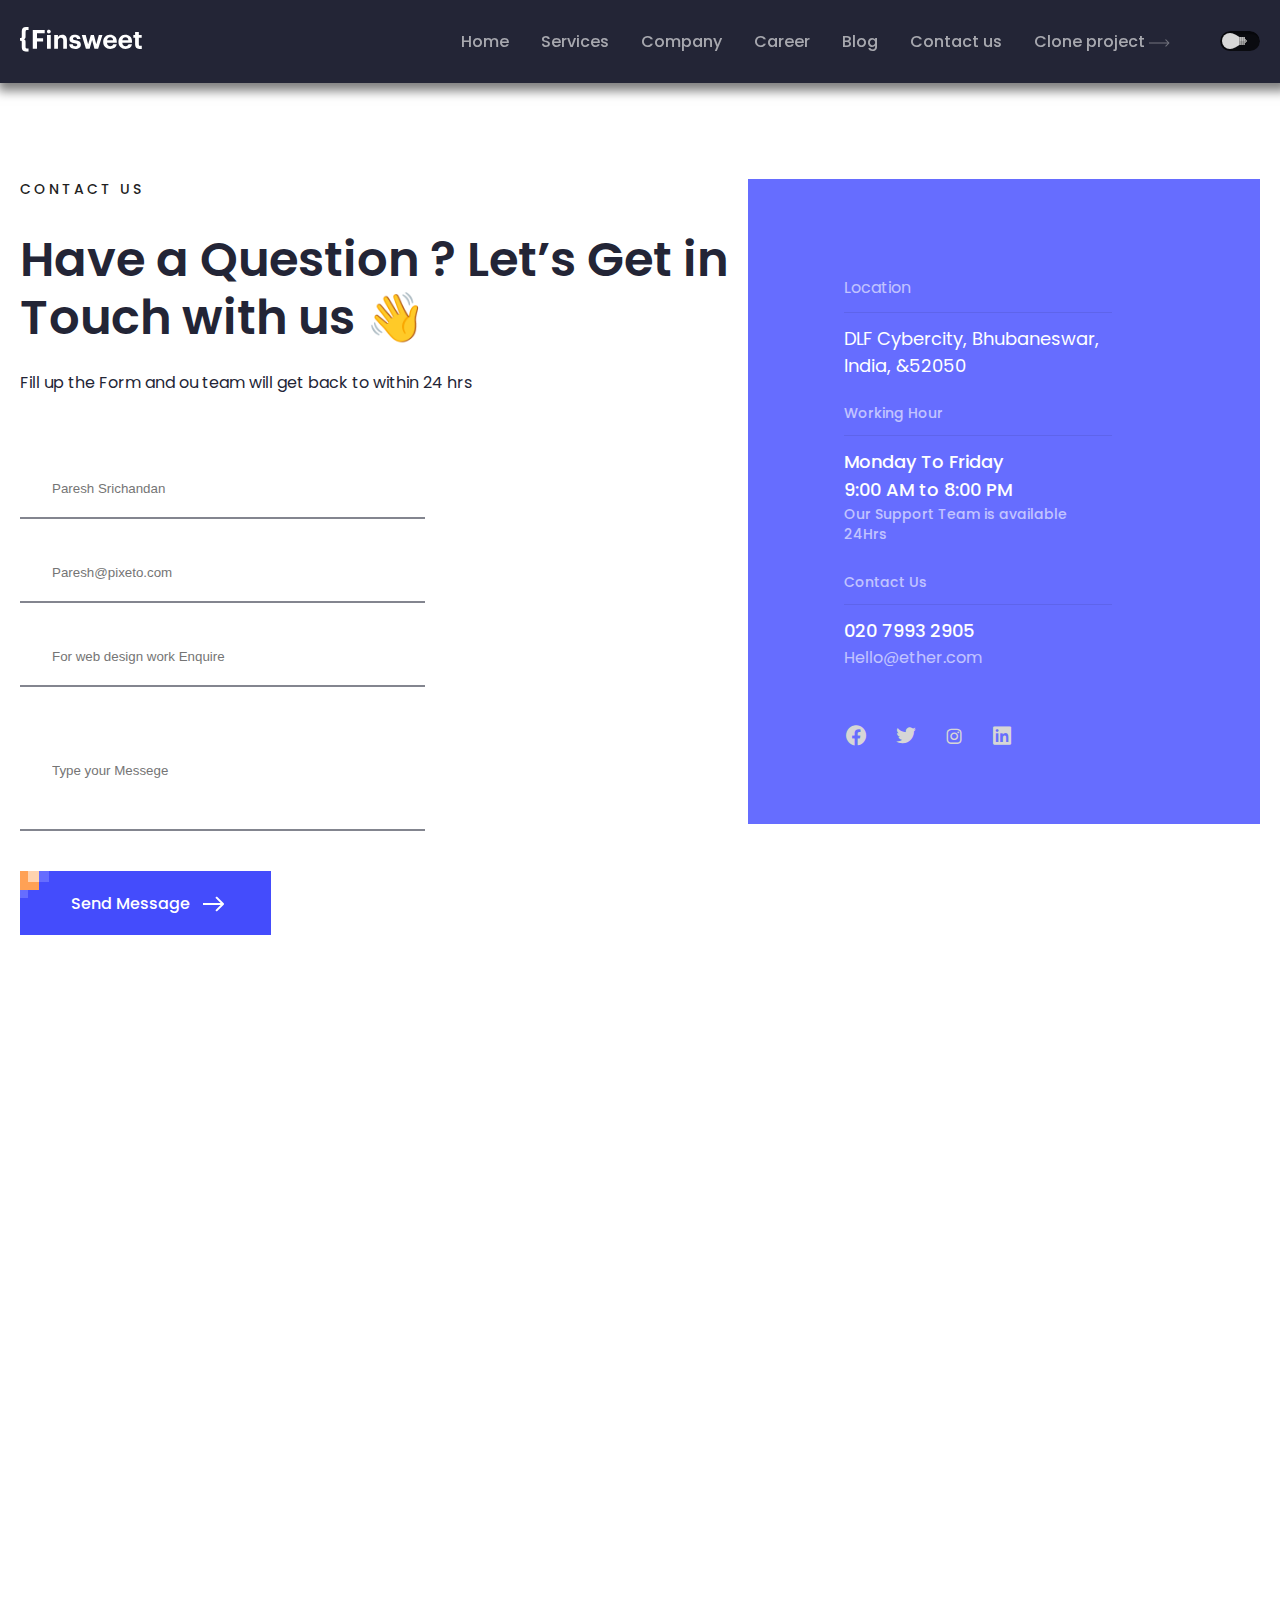
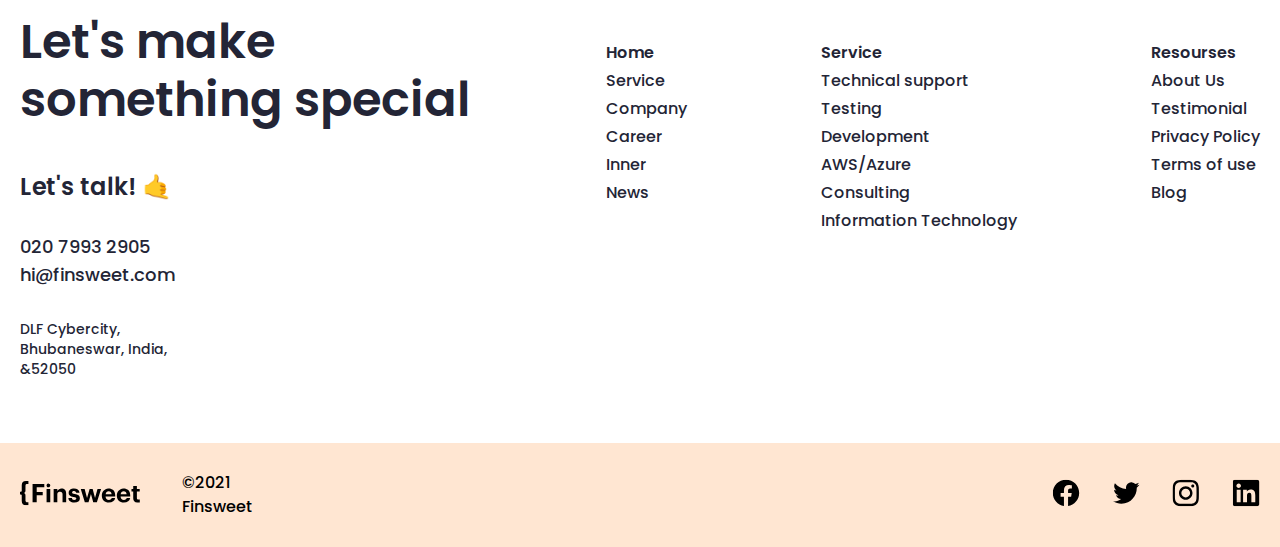
<file: pages/contact.html>
<!DOCTYPE html>
<html lang="en">
  <head>
    <meta charset="UTF-8" />
    <meta name="viewport" content="width=device-width, initial-scale=1.0" />
    <link rel="icon" href="../images/LOGO.jpeg" />
    <title>Blog Inner</title>
    <link rel="stylesheet" href="../scss/main.css" />
    <link
      href="https://unpkg.com/boxicons@2.1.4/css/boxicons.min.css"
      rel="stylesheet"
    />
  </head>
  <body>
    <header>
      <div class="container">
        <nav>
          <a href="../index.html" class="logo">
            <svg
              xmlns="http://www.w3.org/2000/svg"
              width="122"
              height="25"
              viewBox="0 0 122 25"
            >
              <g clip-path="url(#clip0_201_2)">
                <path
                  d="M121.784 18.8714V21.8905H119.251C116.549 21.8056 115.105 20.3462 115.105 17.6051V10.7097H113.336V8.06125H115.105V5.09619H118.842V8.03037H121.699V10.6711H118.842V17.2344C118.842 18.1224 119.019 18.8328 120.386 18.8328L121.784 18.8714Z"
                />
                <path
                  d="M98.4416 15.0029V14.8021C98.4011 13.914 98.5364 13.0267 98.8395 12.191C99.1427 11.3552 99.6078 10.5876 100.208 9.93193C100.809 9.2763 101.532 8.74561 102.338 8.37027C103.144 7.99493 104.016 7.78232 104.904 7.74463C105.082 7.74463 105.267 7.74463 105.445 7.74463C108.974 7.74463 112.07 9.79855 112.07 14.694V15.7364H102.264C102.364 17.9911 103.584 19.2651 105.638 19.2651C107.406 19.2651 108.232 18.493 108.472 17.3656H112.001C111.568 20.3075 109.221 21.9445 105.507 21.9445C101.43 21.9136 98.4416 19.3346 98.4416 15.0029ZM108.395 13.3736C108.263 11.3197 107.229 10.3313 105.43 10.3313C103.63 10.3313 102.596 11.4432 102.341 13.3736H108.395Z"
                />
                <path
                  d="M83.1838 15.0029V14.8021C83.1433 13.9153 83.278 13.0291 83.5802 12.1944C83.8824 11.3596 84.3462 10.5926 84.9449 9.9372C85.5437 9.28177 86.2658 8.75078 87.0699 8.37456C87.874 7.99835 88.7444 7.78429 89.6312 7.74463C89.8088 7.74463 89.9942 7.74463 90.1717 7.74463C93.7005 7.74463 96.8045 9.79855 96.8045 14.694V15.7364H87.0059C87.1063 17.9911 88.3263 19.2651 90.3802 19.2651C92.1485 19.2651 92.9747 18.493 93.214 17.3656H96.7428C96.3026 20.3075 93.9553 21.9445 90.2412 21.9445C86.172 21.9136 83.1838 19.3346 83.1838 15.0029ZM93.1368 13.3736C93.0055 11.3197 91.9709 10.3313 90.1717 10.3313C88.3726 10.3313 87.3688 11.4741 87.0831 13.3659L93.1368 13.3736Z"
                />
                <path
                  d="M61.7725 8.03027H65.7259L68.1427 17.188L70.7912 8.03027H73.8798L76.2735 17.188L78.8216 8.03027H82.443L78.1498 21.6356H74.4435L72.127 13.0956L69.6484 21.6356H65.8958L61.7725 8.03027Z"
                />
                <path
                  d="M49.209 17.358H52.7377C52.8999 18.5858 53.5099 19.2884 55.1314 19.2884C56.583 19.2884 57.2548 18.7402 57.2548 17.8059C57.2548 16.8716 56.4827 16.4778 54.506 16.1998C50.8846 15.6516 49.487 14.6092 49.487 11.953C49.487 9.11918 52.0814 7.71387 54.892 7.71387C57.9111 7.71387 60.189 8.81032 60.5133 11.9375H57.0309C57.0087 11.6958 56.9388 11.4608 56.8252 11.2462C56.7117 11.0317 56.5567 10.8417 56.3693 10.6873C56.1819 10.533 55.9658 10.4173 55.7335 10.3469C55.5011 10.2766 55.2571 10.2529 55.0156 10.2774H54.8997C53.6797 10.2774 52.9694 10.8488 52.9694 11.6827C52.9694 12.5167 53.6257 12.8796 55.6178 13.1653C58.9999 13.6749 60.8916 14.532 60.8916 17.443C60.8916 20.354 58.7528 21.9137 55.17 21.9137C51.5872 21.9137 49.3094 20.2999 49.209 17.358Z"
                />
                <path
                  d="M34.2139 8.03049H37.9511V10.1848C38.3723 9.39406 39.0117 8.74088 39.7933 8.30288C40.5748 7.86487 41.4657 7.66045 42.3601 7.7139C45.0085 7.7139 46.9312 9.3277 46.9312 13.0109V21.6667H43.2403V13.5514C43.2403 11.7059 42.5222 10.8257 40.8544 10.8257C40.5019 10.795 40.1467 10.8342 39.8094 10.9411C39.4721 11.048 39.1593 11.2205 38.8888 11.4487C38.6183 11.6768 38.3955 11.9561 38.2333 12.2706C38.0711 12.5851 37.9725 12.9285 37.9434 13.2811C37.9241 13.4453 37.9241 13.6111 37.9434 13.7753V21.6358H34.2139V8.03049Z"
                />
                <path
                  d="M27.0022 4.60972C26.9887 4.2371 27.086 3.86885 27.2819 3.55157C27.4777 3.2343 27.7633 2.98228 28.1025 2.82742C28.4417 2.67256 28.8192 2.62182 29.1872 2.68162C29.5553 2.74143 29.8973 2.90909 30.17 3.16339C30.4427 3.41768 30.6338 3.74717 30.7191 4.11014C30.8044 4.4731 30.7801 4.85323 30.6493 5.20238C30.5184 5.55153 30.287 5.85401 29.9841 6.07153C29.6813 6.28904 29.3207 6.4118 28.948 6.42428H28.8785C28.6473 6.43891 28.4154 6.40774 28.1961 6.33255C27.9769 6.25736 27.7747 6.13963 27.6011 5.98611C27.4275 5.83258 27.2859 5.6463 27.1845 5.43793C27.083 5.22956 27.0237 5.00321 27.0099 4.77187C27.0035 4.71807 27.0009 4.66388 27.0022 4.60972ZM27.0022 8.03035H30.778V21.6357H27.0177L27.0022 8.03035Z"
                />
                <path
                  d="M12.7715 3.04224H24.709V6.33932H16.9874V11.2579H23.1029V14.4315H16.9797V21.6357H12.7715V3.04224Z"
                />
                <path
                  d="M5.56722 9.12683C5.56722 10.2928 5.56722 11.7135 3.96114 12.2927C5.60582 12.8563 5.56722 14.0532 5.56722 15.3041V19.937C5.56722 20.8172 5.92241 21.35 6.55557 21.4813C6.6947 21.5282 6.84127 21.5491 6.98797 21.543H8.53228V24.6316H5.98418C3.2662 24.6316 1.76823 23.0873 1.76823 20.2227V14.7404C1.74895 14.4589 1.62485 14.1949 1.42043 14.0005C1.216 13.8061 0.946116 13.6954 0.664051 13.6903H0V10.98H0.664051C0.951744 10.9762 1.22693 10.8618 1.43252 10.6605C1.63812 10.4592 1.75833 10.1865 1.76823 9.89899V4.33949C1.76823 1.52114 3.23532 0 5.98418 0H8.55544V3.04228H7.01114C6.86426 3.0427 6.71835 3.06615 6.57873 3.11177C5.94557 3.27392 5.59038 3.79899 5.59038 4.65608L5.56722 9.12683Z"
                />
              </g>
              <defs>
                <clipPath id="clip0_201_2">
                  <rect width="122" height="24.7089" />
                </clipPath>
              </defs>
            </svg>
          </a>

          <div class="nav_items">
            <div class="nav-items">
              <a href="../index.html">Home</a>
              <a href="./service.html">Services</a>
              <a href="./company.html">Company</a>
              <a href="./career.html">Career</a>
              <a href="./blog.html">Blog</a>
              <a href="./contact.html">Contact us</a>
              <a href="./team.html"
                >Clone project
                <svg
                  xmlns="http://www.w3.org/2000/svg"
                  width="21"
                  height="8"
                  viewBox="0 0 21 8"
                >
                  <path
                    d="M20.3536 4.35355C20.5488 4.15829 20.5488 3.84171 20.3536 3.64645L17.1716 0.464466C16.9763 0.269204 16.6597 0.269204 16.4645 0.464466C16.2692 0.659728 16.2692 0.976311 16.4645 1.17157L19.2929 4L16.4645 6.82843C16.2692 7.02369 16.2692 7.34027 16.4645 7.53553C16.6597 7.7308 16.9763 7.7308 17.1716 7.53553L20.3536 4.35355ZM0 4.5L20 4.5V3.5L0 3.5L0 4.5Z"
                  />
                </svg>
              </a>
            </div>
            <div class="nav-btn">
              <button id="dark-light">
                <input type="checkbox" class="l" />
              </button>
              <div class="burger_menu" id="burger_menu">
                <span class="burger_menu_top"></span>
                <span class="burger_menu_center"></span>
                <span class="burger_menu_bottom"></span>
              </div>
            </div>
          </div>
        </nav>
      </div>
    </header>
    <main class="contact">
      <section>
        <div class="container">
          <div class="first-section">
            <div class="input-text">
              <p>CONTACT US</p>
              <p>Have a Question ? Let’s Get in Touch with us 👋</p>
              <p>Fill up the Form and ou team will get back to within 24 hrs</p>
              <div class="inputs">
                <input
                  class="name"
                  type="text"
                  placeholder="Paresh Srichandan"
                />
                <!-- <label for="Name"> Name</label> -->
                <input
                  class="name"
                  type="email"
                  placeholder="Paresh@pixeto.com"
                />
                <input
                  class="name"
                  type="text"
                  placeholder="For web design work Enquire "
                />
                <input
                  class="text"
                  type="text"
                  placeholder="Type your Messege"
                />
              </div>
            </div>
            <div class="hero-card">
              <div class="texts">
                <p>Location</p>
                <div class="line"></div>
                <p>DLF Cybercity, Bhubaneswar, India, &52050</p>
                <p>Working Hour</p>
                <div class="line"></div>
                <p>Monday To Friday</p>
                <p>9:00 AM to 8:00 PM</p>
                <p>Our Support Team is available 24Hrs</p>
                <p>Contact Us</p>
                <div class="line"></div>
                <p>020 7993 2905</p>
                <p>Hello@ether.com</p>
              </div>
              <div class="social-media">
                <a href="https://www.facebook.com/">
                  <i class="bx bxl-facebook-circle"></i>
                </a>
                <a href="https://www.twitter.com/">
                  <i class="bx bxl-twitter"></i>
                </a>
                <a href="https://www.instagram.com/">
                  <i class="bx bxl-instagram"></i>
                </a>
                <a href="https://www.linkedin.com/">
                  <i class="bx bxl-linkedin-square"></i>
                </a>
              </div>
            </div>
          </div>
        </div>
      </section>
      <section>
        <div class="container">
          <div class="third-section">
            <div class="apply">
              <svg
                xmlns="http://www.w3.org/2000/svg"
                width="29"
                height="27"
                viewBox="0 0 29 27"
                fill="none"
              >
                <path d="M0 11V0H29V11H0Z" fill="#666DFF" />
                <path d="M0 27V19H8V27H0Z" fill="#666DFF" />
                <path d="M0 19V0H19V19H0Z" fill="#FFA155" />
                <path d="M8 11V0H19V11H8Z" fill="#FFD3AF" />
              </svg>
              <p>
                Send Message
                <svg
                  xmlns="http://www.w3.org/2000/svg"
                  width="21"
                  height="16"
                  viewBox="0 0 21 16"
                  fill="none"
                >
                  <path
                    d="M20.7071 8.70711C21.0976 8.31658 21.0976 7.68342 20.7071 7.29289L14.3431 0.928932C13.9526 0.538408 13.3195 0.538408 12.9289 0.928932C12.5384 1.31946 12.5384 1.95262 12.9289 2.34315L18.5858 8L12.9289 13.6569C12.5384 14.0474 12.5384 14.6805 12.9289 15.0711C13.3195 15.4616 13.9526 15.4616 14.3431 15.0711L20.7071 8.70711ZM0 9L20 9V7L0 7L0 9Z"
                    fill="white"
                  />
                </svg>
              </p>
            </div>
          </div>
        </div>
      </section>
      <section>
        <div class="container">
          <div class="map-section">
            <iframe
              src="https://www.google.com/maps/embed?pb=!1m14!1m8!1m3!1d5971.00701178172!2d-73.65155789917478!3d40.71641848683002!3m2!1i1024!2i768!4f13.1!3m3!1m2!1s0x89c27d30d36b9e45%3A0x705467065954136b!2sCherry%20Valley%20Club!5e0!3m2!1sen!2s!4v1699817773524!5m2!1sen!2s"
              width="600"
              height="450"
              style="border: 0"
              allowfullscreen=""
              loading="lazy"
              referrerpolicy="no-referrer-when-downgrade"
            ></iframe>
          </div>
        </div>
      </section>
    </main>
    <footer>
      <div class="container">
        <div class="footer__cards">
          <div class="footer__card">
            <h5>Let's make something special</h5>
            <p>Let's talk! 🤙</p>
            <div class="foot_link">
              <a href="tel:020 7993 2905">020 7993 2905</a>
              <a href="hi@finsweet.com">hi@finsweet.com</a>
              <p>DLF Cybercity, Bhubaneswar, India, &52050</p>
            </div>
          </div>
          <div class="footer__card">
            <h6><a href="../index.html">Home</a></h6>
            <a href="./service.html">Service</a>
            <a href="./company.html">Company</a>
            <a href="./career.html">Career</a>
            <a href="./inner.html">Inner</a>
            <a href="#">News</a>
          </div>
          <div class="footer__card">
            <h6>Service</h6>
            <a href="#">Technical support</a>
            <a href="#">Testing</a>
            <a href="#">Development</a>
            <a href="#">AWS/Azure </a>
            <a href="#">Consulting </a>
            <a href="#">Information Technology </a>
          </div>
          <div class="footer__card">
            <h6>Resourses</h6>
            <a href="#">About Us</a>
            <a href="#">Testimonial</a>
            <a href="./privacy.html">Privacy Policy</a>
            <a href="#">Terms of use</a>
            <a href=".blog.html">Blog</a>
          </div>
        </div>
      </div>
      <div class="footer__bottom">
        <div class="container">
          <div class="foot_bottom-cards">
            <div class="foot_bottom-left">
              <a href="./index.html" class="logo">
                <svg
                  xmlns="http://www.w3.org/2000/svg"
                  width="120"
                  height="25"
                  viewBox="0 0 120 25"
                >
                  <g clip-path="url(#clip0_201_278)">
                    <path
                      d="M119.787 18.5621V21.5317H117.296C114.638 21.4481 113.218 20.0127 113.218 17.3165V10.5342H111.479V7.92915H113.218V5.0127H116.894V7.89877H119.704V10.4962H116.894V16.9519C116.894 17.8254 117.068 18.5241 118.413 18.5241L119.787 18.5621Z"
                    />
                    <path
                      d="M96.8282 14.7569V14.5594C96.7884 13.6859 96.9214 12.8131 97.2196 11.9911C97.5178 11.1691 97.9753 10.414 98.5658 9.76912C99.1564 9.12424 99.8684 8.60225 100.661 8.23306C101.454 7.86387 102.311 7.65475 103.185 7.61768C103.36 7.61768 103.542 7.61768 103.717 7.61768C107.188 7.61768 110.233 9.63793 110.233 14.4531V15.4784H100.588C100.686 17.6962 101.886 18.9493 103.907 18.9493C105.646 18.9493 106.459 18.1898 106.694 17.081H110.165C109.74 19.9746 107.431 21.5848 103.778 21.5848C99.7674 21.5544 96.8282 19.0177 96.8282 14.7569ZM106.618 13.1544C106.489 11.1341 105.471 10.162 103.702 10.162C101.932 10.162 100.914 11.2557 100.664 13.1544H106.618Z"
                    />
                    <path
                      d="M81.8204 14.7569V14.5594C81.7806 13.6871 81.9131 12.8156 82.2103 11.9945C82.5076 11.1734 82.9637 10.419 83.5527 9.77431C84.1416 9.12962 84.8519 8.60733 85.6428 8.23728C86.4337 7.86723 87.2898 7.65669 88.1622 7.61768C88.3368 7.61768 88.5191 7.61768 88.6938 7.61768C92.1647 7.61768 95.2178 9.63793 95.2178 14.4531V15.4784H85.5799C85.6786 17.6962 86.8786 18.9493 88.8989 18.9493C90.6381 18.9493 91.4508 18.1898 91.6862 17.081H95.1571C94.7242 19.9746 92.4153 21.5848 88.7622 21.5848C84.7596 21.5544 81.8204 19.0177 81.8204 14.7569ZM91.6103 13.1544C91.4811 11.1341 90.4634 10.162 88.6938 10.162C86.9242 10.162 85.9368 11.286 85.6558 13.1468L91.6103 13.1544Z"
                    />
                    <path
                      d="M60.7598 7.89868H64.6484L67.0256 16.9063L69.6306 7.89868H72.6686L75.0231 16.9063L77.5294 7.89868H81.0914L76.8686 21.281H73.2231L70.9446 12.881L68.5066 21.281H64.8155L60.7598 7.89868Z"
                    />
                    <path
                      d="M48.4023 17.0735H51.8732C52.0327 18.2811 52.6327 18.9722 54.2277 18.9722C55.6555 18.9722 56.3163 18.433 56.3163 17.514C56.3163 16.595 55.5568 16.2077 53.6125 15.9342C50.0504 15.395 48.6758 14.3697 48.6758 11.757C48.6758 8.96968 51.2277 7.5874 53.9922 7.5874C56.9618 7.5874 59.2023 8.66588 59.5213 11.7418H56.096C56.0742 11.504 56.0054 11.2729 55.8937 11.0619C55.782 10.8508 55.6296 10.6639 55.4453 10.5121C55.261 10.3603 55.0484 10.2465 54.8199 10.1773C54.5913 10.1081 54.3513 10.0848 54.1137 10.1089H53.9998C52.7998 10.1089 52.1011 10.6709 52.1011 11.4912C52.1011 12.3115 52.7466 12.6684 54.7061 12.9494C58.0327 13.4507 59.8935 14.2937 59.8935 17.157C59.8935 20.0203 57.7897 21.5545 54.2656 21.5545C50.7416 21.5545 48.5011 19.9671 48.4023 17.0735Z"
                    />
                    <path
                      d="M33.6533 7.8987H37.3293V10.0177C37.7436 9.23991 38.3725 8.59744 39.1413 8.16662C39.91 7.73579 40.7863 7.53472 41.666 7.5873C44.271 7.5873 46.1622 9.17465 46.1622 12.7974V21.3114H42.5318V13.3291C42.5318 11.5139 41.8255 10.6481 40.185 10.6481C39.8382 10.6179 39.4889 10.6565 39.1572 10.7616C38.8254 10.8668 38.5176 11.0364 38.2516 11.2608C37.9855 11.4852 37.7664 11.76 37.6069 12.0693C37.4473 12.3786 37.3504 12.7164 37.3217 13.0633C37.3027 13.2247 37.3027 13.3879 37.3217 13.5493V21.281H33.6533V7.8987Z"
                    />
                    <path
                      d="M26.5598 4.53425C26.5465 4.16775 26.6422 3.80553 26.8349 3.49346C27.0275 3.18138 27.3085 2.9335 27.6421 2.78117C27.9757 2.62885 28.347 2.57894 28.709 2.63777C29.071 2.69659 29.4074 2.86151 29.6756 3.11163C29.9439 3.36176 30.1318 3.68585 30.2157 4.04286C30.2997 4.39988 30.2758 4.77377 30.1471 5.1172C30.0184 5.46063 29.7907 5.75815 29.4928 5.9721C29.1949 6.18605 28.8403 6.3068 28.4737 6.31906H28.4054C28.1779 6.33346 27.9498 6.3028 27.7342 6.22884C27.5185 6.15489 27.3196 6.03908 27.1489 5.88808C26.9781 5.73707 26.8389 5.55384 26.7391 5.34889C26.6393 5.14393 26.581 4.9213 26.5674 4.69375C26.5611 4.64083 26.5586 4.58753 26.5598 4.53425ZM26.5598 7.89881H30.2737V21.2811H26.575L26.5598 7.89881Z"
                    />
                    <path
                      d="M12.5625 2.99243H24.3043V6.23547H16.7093V11.0734H22.7245V14.195H16.7017V21.281H12.5625V2.99243Z"
                    />
                    <path
                      d="M5.47595 8.97721C5.47595 10.1241 5.47595 11.5215 3.8962 12.0911C5.51393 12.6456 5.47595 13.8228 5.47595 15.0532V19.6101C5.47595 20.4759 5.82532 21 6.4481 21.1291C6.58495 21.1753 6.72912 21.1959 6.87342 21.1899H8.39241V24.2278H5.88608C3.21266 24.2278 1.73924 22.7089 1.73924 19.8911V14.4987C1.72028 14.2219 1.59821 13.9622 1.39714 13.771C1.19607 13.5798 0.930606 13.4709 0.653165 13.4658H0V10.8H0.653165C0.936141 10.7963 1.20682 10.6837 1.40904 10.4858C1.61126 10.2878 1.72951 10.0195 1.73924 9.73671V4.26835C1.73924 1.4962 3.18228 0 5.88608 0H8.41519V2.9924H6.8962C6.75173 2.99282 6.60822 3.01589 6.47089 3.06076C5.8481 3.22025 5.49873 3.73671 5.49873 4.57975L5.47595 8.97721Z"
                    />
                  </g>
                  <defs>
                    <clipPath id="clip0_201_278">
                      <rect width="120" height="24.3038" />
                    </clipPath>
                  </defs>
                </svg>
              </a>
              <p>©2021 Finsweet</p>
            </div>
            <div class="foot_bottom-right">
              <a href="https://www.facebook.com/?locale=ru_RU">
                <svg
                  xmlns="http://www.w3.org/2000/svg"
                  width="28"
                  height="28"
                  viewBox="0 0 16 17"
                >
                  <g clip-path="url(#clip0_1_1760)">
                    <path
                      d="M16 8.52246C16 4.10418 12.4183 0.522461 8 0.522461C3.58172 0.522461 0 4.10418 0 8.52246C0 12.5154 2.92547 15.8251 6.75 16.4253V10.835H4.71875V8.52246H6.75V6.75996C6.75 4.75496 7.94438 3.64746 9.77172 3.64746C10.6467 3.64746 11.5625 3.80371 11.5625 3.80371V5.77246H10.5538C9.56 5.77246 9.25 6.38918 9.25 7.02246V8.52246H11.4688L11.1141 10.835H9.25V16.4253C13.0745 15.8251 16 12.5154 16 8.52246Z"
                    />
                  </g>
                  <defs>
                    <clipPath id="clip0_1_1760">
                      <rect
                        width="28"
                        height="16"
                        transform="translate(0 0.522461)"
                      />
                    </clipPath>
                  </defs>
                </svg>
              </a>
              <a href="https://twitter.com/?lang=ru">
                <svg
                  xmlns="http://www.w3.org/2000/svg"
                  width="28"
                  height="28"
                  viewBox="0 0 17 17"
                >
                  <g clip-path="url(#clip0_1_1762)">
                    <path
                      d="M5.69994 15.0225C11.7362 15.0225 15.0387 10.0203 15.0387 5.6837C15.0387 5.54308 15.0356 5.39933 15.0293 5.2587C15.6718 4.7941 16.2262 4.21863 16.6665 3.55933C16.0682 3.82553 15.4329 3.99938 14.7824 4.07495C15.4674 3.6644 15.9802 3.01944 16.2259 2.25964C15.5815 2.6415 14.8769 2.91087 14.1421 3.0562C13.6471 2.53017 12.9925 2.18187 12.2796 2.06516C11.5668 1.94845 10.8353 2.06983 10.1983 2.41053C9.56137 2.75122 9.05437 3.29226 8.75574 3.95C8.4571 4.60774 8.38346 5.34554 8.54619 6.04933C7.2415 5.98385 5.96513 5.64493 4.79983 5.05453C3.63452 4.46412 2.6063 3.63542 1.78182 2.62214C1.36277 3.34462 1.23454 4.19956 1.42319 5.01319C1.61184 5.82682 2.10321 6.53809 2.79744 7.00245C2.27626 6.9859 1.76649 6.84558 1.31025 6.59308V6.6337C1.30979 7.39189 1.5719 8.12685 2.05204 8.71364C2.53219 9.30043 3.20072 9.70284 3.944 9.85245C3.46121 9.98455 2.95449 10.0038 2.46307 9.9087C2.67281 10.5608 3.08089 11.1311 3.63035 11.54C4.17982 11.949 4.84325 12.1762 5.52807 12.19C4.36545 13.1032 2.92929 13.5985 1.45088 13.5962C1.1887 13.5958 0.92677 13.5797 0.666504 13.5481C2.16841 14.5116 3.91552 15.0234 5.69994 15.0225Z"
                    />
                  </g>
                  <defs>
                    <clipPath id="clip0_1_1762">
                      <rect
                        width="28"
                        height="16"
                        transform="translate(0.666504 0.522461)"
                      />
                    </clipPath>
                  </defs>
                </svg>
              </a>
              <a id="instagram" href="https://www.instagram.com/">
                <svg
                  xmlns="http://www.w3.org/2000/svg"
                  width="28"
                  height="28"
                  viewBox="0 0 17 17"
                >
                  <g clip-path="url(#clip0_1_1764)">
                    <path
                      d="M8.3335 1.96309C10.471 1.96309 10.7241 1.97246 11.5647 2.00996C12.346 2.04434 12.7679 2.17559 13.0491 2.28496C13.421 2.42871 13.6897 2.60371 13.9679 2.88184C14.2491 3.16309 14.421 3.42871 14.5647 3.80059C14.6741 4.08184 14.8054 4.50684 14.8397 5.28496C14.8772 6.12871 14.8866 6.38184 14.8866 8.51621C14.8866 10.6537 14.8772 10.9068 14.8397 11.7475C14.8054 12.5287 14.6741 12.9506 14.5647 13.2318C14.421 13.6037 14.246 13.8725 13.9679 14.1506C13.6866 14.4318 13.421 14.6037 13.0491 14.7475C12.7679 14.8568 12.3429 14.9881 11.5647 15.0225C10.721 15.06 10.4679 15.0693 8.3335 15.0693C6.196 15.0693 5.94287 15.06 5.10225 15.0225C4.321 14.9881 3.89912 14.8568 3.61787 14.7475C3.246 14.6037 2.97725 14.4287 2.69912 14.1506C2.41787 13.8693 2.246 13.6037 2.10225 13.2318C1.99287 12.9506 1.86162 12.5256 1.82725 11.7475C1.78975 10.9037 1.78037 10.6506 1.78037 8.51621C1.78037 6.37871 1.78975 6.12559 1.82725 5.28496C1.86162 4.50371 1.99287 4.08184 2.10225 3.80059C2.246 3.42871 2.421 3.15996 2.69912 2.88184C2.98037 2.60059 3.246 2.42871 3.61787 2.28496C3.89912 2.17559 4.32412 2.04434 5.10225 2.00996C5.94287 1.97246 6.196 1.96309 8.3335 1.96309ZM8.3335 0.522461C6.16162 0.522461 5.88975 0.531836 5.03662 0.569336C4.18662 0.606836 3.60225 0.744336 3.096 0.941211C2.56787 1.14746 2.121 1.41934 1.67725 1.86621C1.23037 2.30996 0.958496 2.75684 0.752246 3.28184C0.555371 3.79121 0.417871 4.37246 0.380371 5.22246C0.342871 6.07871 0.333496 6.35059 0.333496 8.52246C0.333496 10.6943 0.342871 10.9662 0.380371 11.8193C0.417871 12.6693 0.555371 13.2537 0.752246 13.76C0.958496 14.2881 1.23037 14.735 1.67725 15.1787C2.121 15.6225 2.56787 15.8975 3.09287 16.1006C3.60225 16.2975 4.1835 16.435 5.0335 16.4725C5.88662 16.51 6.1585 16.5193 8.33037 16.5193C10.5022 16.5193 10.7741 16.51 11.6272 16.4725C12.4772 16.435 13.0616 16.2975 13.5679 16.1006C14.0929 15.8975 14.5397 15.6225 14.9835 15.1787C15.4272 14.735 15.7022 14.2881 15.9054 13.7631C16.1022 13.2537 16.2397 12.6725 16.2772 11.8225C16.3147 10.9693 16.3241 10.6975 16.3241 8.52559C16.3241 6.35371 16.3147 6.08184 16.2772 5.22871C16.2397 4.37871 16.1022 3.79434 15.9054 3.28809C15.7085 2.75684 15.4366 2.30996 14.9897 1.86621C14.546 1.42246 14.0991 1.14746 13.5741 0.944336C13.0647 0.747461 12.4835 0.609961 11.6335 0.572461C10.7772 0.531836 10.5054 0.522461 8.3335 0.522461Z"
                    />
                    <path
                      d="M8.3335 4.41309C6.06475 4.41309 4.22412 6.25371 4.22412 8.52246C4.22412 10.7912 6.06475 12.6318 8.3335 12.6318C10.6022 12.6318 12.4429 10.7912 12.4429 8.52246C12.4429 6.25371 10.6022 4.41309 8.3335 4.41309ZM8.3335 11.1881C6.86162 11.1881 5.66787 9.99434 5.66787 8.52246C5.66787 7.05059 6.86162 5.85684 8.3335 5.85684C9.80537 5.85684 10.9991 7.05059 10.9991 8.52246C10.9991 9.99434 9.80537 11.1881 8.3335 11.1881Z"
                    />
                    <path
                      d="M13.5647 4.25064C13.5647 4.78189 13.1335 5.21001 12.6054 5.21001C12.0741 5.21001 11.646 4.77876 11.646 4.25064C11.646 3.71939 12.0772 3.29126 12.6054 3.29126C13.1335 3.29126 13.5647 3.72251 13.5647 4.25064Z"
                    />
                  </g>
                  <defs>
                    <clipPath id="clip0_1_1764">
                      <rect
                        width="28"
                        height="16"
                        transform="translate(0.333496 0.522461)"
                      />
                    </clipPath>
                  </defs>
                </svg>
              </a>
              <a href="https://ru.linkedin.com/">
                <svg
                  xmlns="http://www.w3.org/2000/svg"
                  width="28"
                  height="28"
                  viewBox="0 0 16 17"
                >
                  <g clip-path="url(#clip0_1_1769)">
                    <path
                      d="M14.8156 0.522461H1.18125C0.528125 0.522461 0 1.03809 0 1.67559V15.3662C0 16.0037 0.528125 16.5225 1.18125 16.5225H14.8156C15.4688 16.5225 16 16.0037 16 15.3693V1.67559C16 1.03809 15.4688 0.522461 14.8156 0.522461ZM4.74687 14.1568H2.37188V6.51934H4.74687V14.1568ZM3.55938 5.47871C2.79688 5.47871 2.18125 4.86309 2.18125 4.10371C2.18125 3.34434 2.79688 2.72871 3.55938 2.72871C4.31875 2.72871 4.93437 3.34434 4.93437 4.10371C4.93437 4.85996 4.31875 5.47871 3.55938 5.47871ZM13.6344 14.1568H11.2625V10.4443C11.2625 9.55996 11.2469 8.41934 10.0281 8.41934C8.79375 8.41934 8.60625 9.38496 8.60625 10.3818V14.1568H6.2375V6.51934H8.5125V7.56309H8.54375C8.85938 6.96309 9.63438 6.32871 10.7875 6.32871C13.1906 6.32871 13.6344 7.90996 13.6344 9.96621V14.1568Z"
                    />
                  </g>
                  <defs>
                    <clipPath id="clip0_1_1769">
                      <rect
                        width="28"
                        height="16"
                        transform="translate(0 0.522461)"
                      />
                    </clipPath>
                  </defs>
                </svg>
              </a>
            </div>
          </div>
        </div>
      </div>
    </footer>

    <script src="../js/main.js"></script>
  </body>
</html>
</file>
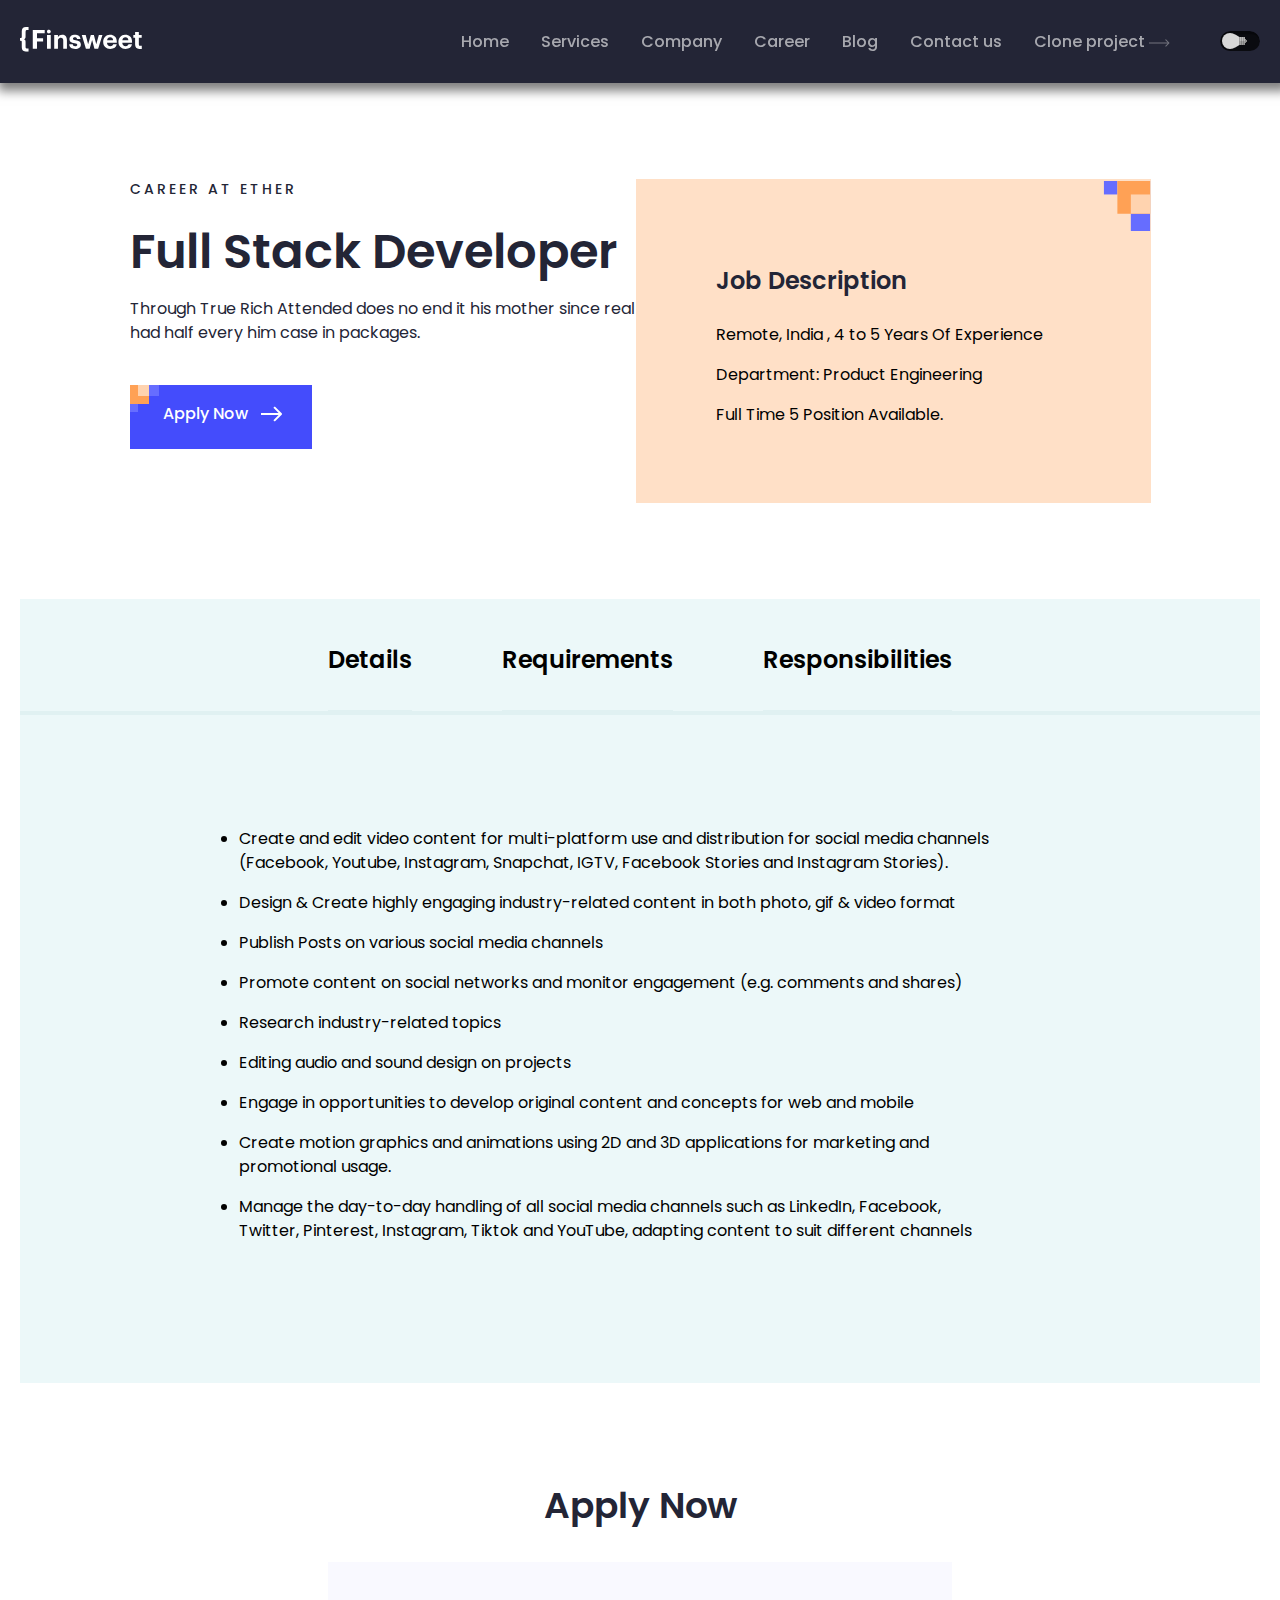
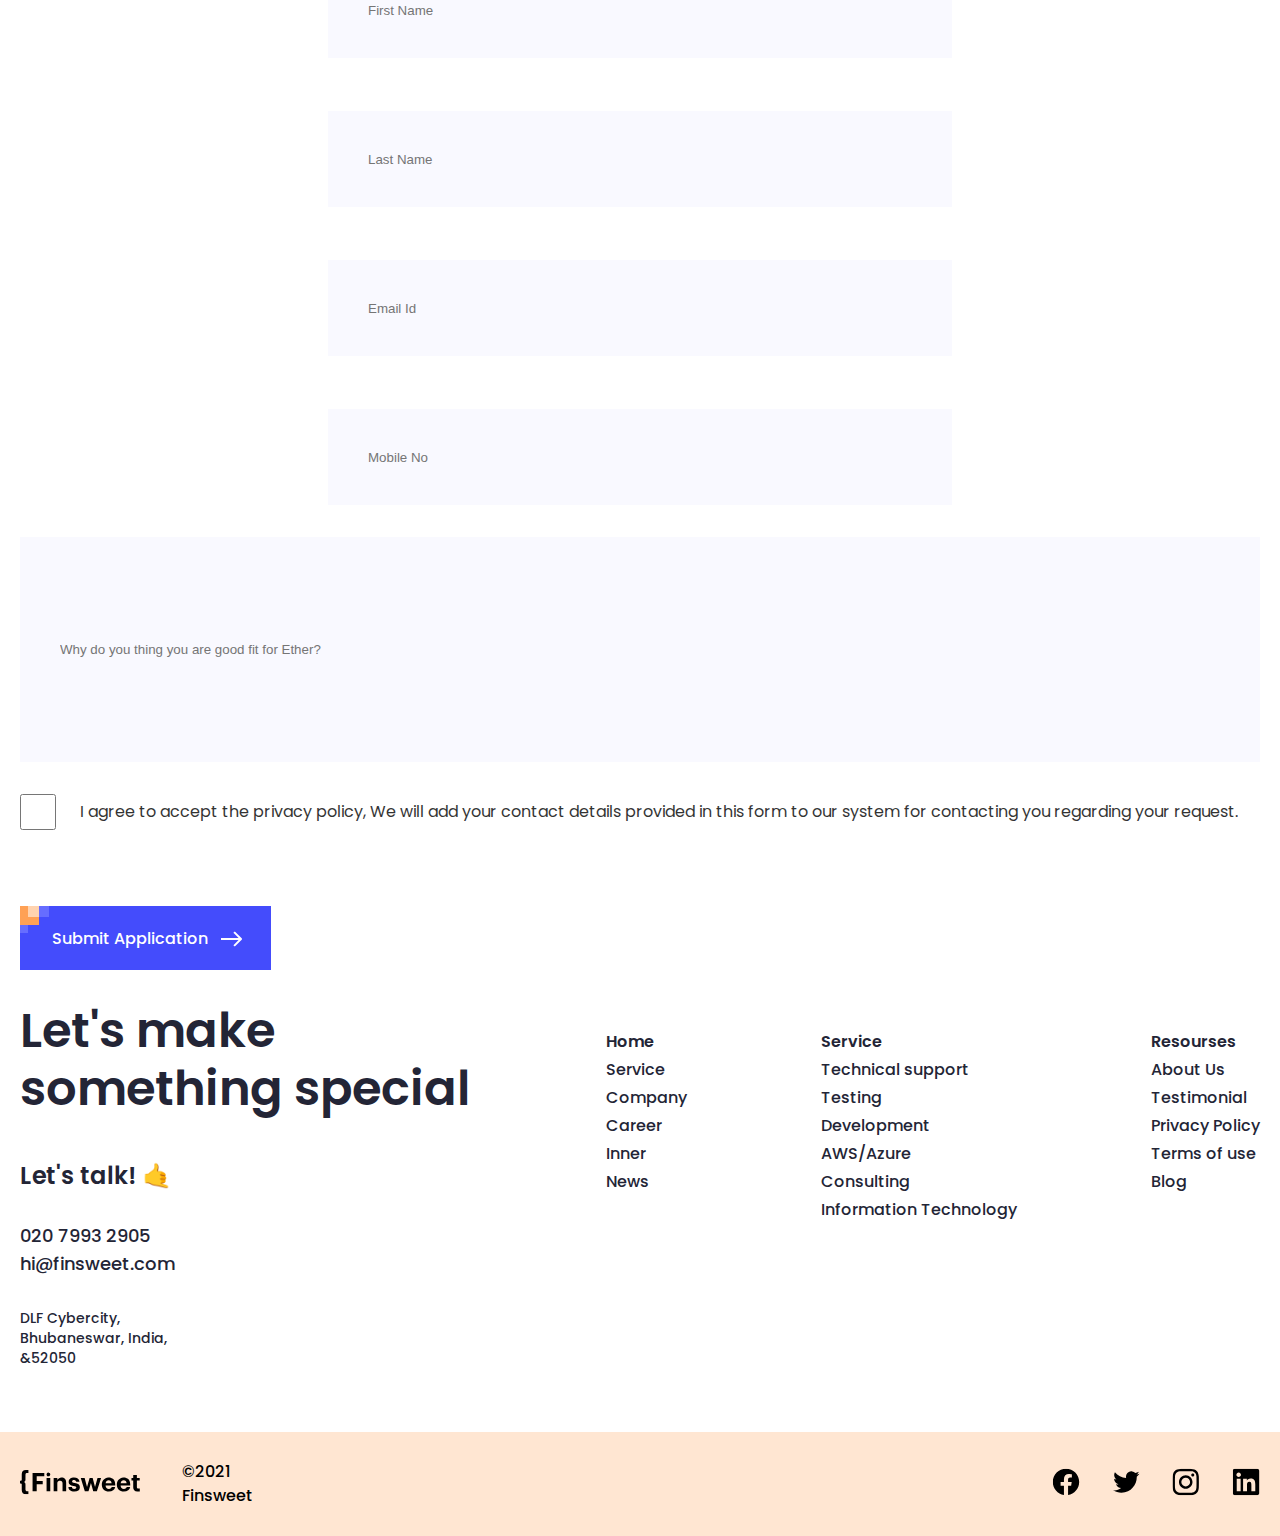
<file: pages/inner.html>
<!DOCTYPE html>
<html lang="en">
  <head>
    <meta charset="UTF-8" />
    <meta name="viewport" content="width=device-width, initial-scale=1.0" />
    <link rel="icon" href="../images/LOGO.jpeg" />
    <title>Blog Inner</title>
    <link rel="stylesheet" href="../scss/main.css" />
  </head>
  <body>
    <header>
      <div class="container">
        <nav>
          <a href="../index.html" class="logo">
            <svg
              xmlns="http://www.w3.org/2000/svg"
              width="122"
              height="25"
              viewBox="0 0 122 25"
            >
              <g clip-path="url(#clip0_201_2)">
                <path
                  d="M121.784 18.8714V21.8905H119.251C116.549 21.8056 115.105 20.3462 115.105 17.6051V10.7097H113.336V8.06125H115.105V5.09619H118.842V8.03037H121.699V10.6711H118.842V17.2344C118.842 18.1224 119.019 18.8328 120.386 18.8328L121.784 18.8714Z"
                />
                <path
                  d="M98.4416 15.0029V14.8021C98.4011 13.914 98.5364 13.0267 98.8395 12.191C99.1427 11.3552 99.6078 10.5876 100.208 9.93193C100.809 9.2763 101.532 8.74561 102.338 8.37027C103.144 7.99493 104.016 7.78232 104.904 7.74463C105.082 7.74463 105.267 7.74463 105.445 7.74463C108.974 7.74463 112.07 9.79855 112.07 14.694V15.7364H102.264C102.364 17.9911 103.584 19.2651 105.638 19.2651C107.406 19.2651 108.232 18.493 108.472 17.3656H112.001C111.568 20.3075 109.221 21.9445 105.507 21.9445C101.43 21.9136 98.4416 19.3346 98.4416 15.0029ZM108.395 13.3736C108.263 11.3197 107.229 10.3313 105.43 10.3313C103.63 10.3313 102.596 11.4432 102.341 13.3736H108.395Z"
                />
                <path
                  d="M83.1838 15.0029V14.8021C83.1433 13.9153 83.278 13.0291 83.5802 12.1944C83.8824 11.3596 84.3462 10.5926 84.9449 9.9372C85.5437 9.28177 86.2658 8.75078 87.0699 8.37456C87.874 7.99835 88.7444 7.78429 89.6312 7.74463C89.8088 7.74463 89.9942 7.74463 90.1717 7.74463C93.7005 7.74463 96.8045 9.79855 96.8045 14.694V15.7364H87.0059C87.1063 17.9911 88.3263 19.2651 90.3802 19.2651C92.1485 19.2651 92.9747 18.493 93.214 17.3656H96.7428C96.3026 20.3075 93.9553 21.9445 90.2412 21.9445C86.172 21.9136 83.1838 19.3346 83.1838 15.0029ZM93.1368 13.3736C93.0055 11.3197 91.9709 10.3313 90.1717 10.3313C88.3726 10.3313 87.3688 11.4741 87.0831 13.3659L93.1368 13.3736Z"
                />
                <path
                  d="M61.7725 8.03027H65.7259L68.1427 17.188L70.7912 8.03027H73.8798L76.2735 17.188L78.8216 8.03027H82.443L78.1498 21.6356H74.4435L72.127 13.0956L69.6484 21.6356H65.8958L61.7725 8.03027Z"
                />
                <path
                  d="M49.209 17.358H52.7377C52.8999 18.5858 53.5099 19.2884 55.1314 19.2884C56.583 19.2884 57.2548 18.7402 57.2548 17.8059C57.2548 16.8716 56.4827 16.4778 54.506 16.1998C50.8846 15.6516 49.487 14.6092 49.487 11.953C49.487 9.11918 52.0814 7.71387 54.892 7.71387C57.9111 7.71387 60.189 8.81032 60.5133 11.9375H57.0309C57.0087 11.6958 56.9388 11.4608 56.8252 11.2462C56.7117 11.0317 56.5567 10.8417 56.3693 10.6873C56.1819 10.533 55.9658 10.4173 55.7335 10.3469C55.5011 10.2766 55.2571 10.2529 55.0156 10.2774H54.8997C53.6797 10.2774 52.9694 10.8488 52.9694 11.6827C52.9694 12.5167 53.6257 12.8796 55.6178 13.1653C58.9999 13.6749 60.8916 14.532 60.8916 17.443C60.8916 20.354 58.7528 21.9137 55.17 21.9137C51.5872 21.9137 49.3094 20.2999 49.209 17.358Z"
                />
                <path
                  d="M34.2139 8.03049H37.9511V10.1848C38.3723 9.39406 39.0117 8.74088 39.7933 8.30288C40.5748 7.86487 41.4657 7.66045 42.3601 7.7139C45.0085 7.7139 46.9312 9.3277 46.9312 13.0109V21.6667H43.2403V13.5514C43.2403 11.7059 42.5222 10.8257 40.8544 10.8257C40.5019 10.795 40.1467 10.8342 39.8094 10.9411C39.4721 11.048 39.1593 11.2205 38.8888 11.4487C38.6183 11.6768 38.3955 11.9561 38.2333 12.2706C38.0711 12.5851 37.9725 12.9285 37.9434 13.2811C37.9241 13.4453 37.9241 13.6111 37.9434 13.7753V21.6358H34.2139V8.03049Z"
                />
                <path
                  d="M27.0022 4.60972C26.9887 4.2371 27.086 3.86885 27.2819 3.55157C27.4777 3.2343 27.7633 2.98228 28.1025 2.82742C28.4417 2.67256 28.8192 2.62182 29.1872 2.68162C29.5553 2.74143 29.8973 2.90909 30.17 3.16339C30.4427 3.41768 30.6338 3.74717 30.7191 4.11014C30.8044 4.4731 30.7801 4.85323 30.6493 5.20238C30.5184 5.55153 30.287 5.85401 29.9841 6.07153C29.6813 6.28904 29.3207 6.4118 28.948 6.42428H28.8785C28.6473 6.43891 28.4154 6.40774 28.1961 6.33255C27.9769 6.25736 27.7747 6.13963 27.6011 5.98611C27.4275 5.83258 27.2859 5.6463 27.1845 5.43793C27.083 5.22956 27.0237 5.00321 27.0099 4.77187C27.0035 4.71807 27.0009 4.66388 27.0022 4.60972ZM27.0022 8.03035H30.778V21.6357H27.0177L27.0022 8.03035Z"
                />
                <path
                  d="M12.7715 3.04224H24.709V6.33932H16.9874V11.2579H23.1029V14.4315H16.9797V21.6357H12.7715V3.04224Z"
                />
                <path
                  d="M5.56722 9.12683C5.56722 10.2928 5.56722 11.7135 3.96114 12.2927C5.60582 12.8563 5.56722 14.0532 5.56722 15.3041V19.937C5.56722 20.8172 5.92241 21.35 6.55557 21.4813C6.6947 21.5282 6.84127 21.5491 6.98797 21.543H8.53228V24.6316H5.98418C3.2662 24.6316 1.76823 23.0873 1.76823 20.2227V14.7404C1.74895 14.4589 1.62485 14.1949 1.42043 14.0005C1.216 13.8061 0.946116 13.6954 0.664051 13.6903H0V10.98H0.664051C0.951744 10.9762 1.22693 10.8618 1.43252 10.6605C1.63812 10.4592 1.75833 10.1865 1.76823 9.89899V4.33949C1.76823 1.52114 3.23532 0 5.98418 0H8.55544V3.04228H7.01114C6.86426 3.0427 6.71835 3.06615 6.57873 3.11177C5.94557 3.27392 5.59038 3.79899 5.59038 4.65608L5.56722 9.12683Z"
                />
              </g>
              <defs>
                <clipPath id="clip0_201_2">
                  <rect width="122" height="24.7089" />
                </clipPath>
              </defs>
            </svg>
          </a>

          <div class="nav_items">
            <div class="nav-items">
              <a href="../index.html">Home</a>
              <a href="./service.html">Services</a>
              <a href="./company.html">Company</a>
              <a href="./career.html">Career</a>
              <a href="./blog.html">Blog</a>
              <a href="./contact.html">Contact us</a>
              <a href="./team.html"
                >Clone project
                <svg
                  xmlns="http://www.w3.org/2000/svg"
                  width="21"
                  height="8"
                  viewBox="0 0 21 8"
                >
                  <path
                    d="M20.3536 4.35355C20.5488 4.15829 20.5488 3.84171 20.3536 3.64645L17.1716 0.464466C16.9763 0.269204 16.6597 0.269204 16.4645 0.464466C16.2692 0.659728 16.2692 0.976311 16.4645 1.17157L19.2929 4L16.4645 6.82843C16.2692 7.02369 16.2692 7.34027 16.4645 7.53553C16.6597 7.7308 16.9763 7.7308 17.1716 7.53553L20.3536 4.35355ZM0 4.5L20 4.5V3.5L0 3.5L0 4.5Z"
                  />
                </svg>
              </a>
            </div>
            <div class="nav-btn">
              <button id="dark-light">
                <input type="checkbox" class="l" />
              </button>
              <div class="burger_menu" id="burger_menu">
                <span class="burger_menu_top"></span>
                <span class="burger_menu_center"></span>
                <span class="burger_menu_bottom"></span>
              </div>
            </div>
          </div>
        </nav>
      </div>
    </header>
    <main class="career">
      <section>
        <div class="container">
          <div class="first-section">
            <div class="left-part">
              <p>CAREER AT Ether</p>
              <p>Full Stack Developer</p>
              <p>
                Through True Rich Attended does no end it his mother since real
                had half every him case in packages.
              </p>
              <a href="./contact.html">
                <div class="apply">
                  <svg
                    xmlns="http://www.w3.org/2000/svg"
                    width="29"
                    height="27"
                    viewBox="0 0 29 27"
                    fill="none"
                  >
                    <path d="M0 11V0H29V11H0Z" fill="#666DFF" />
                    <path d="M0 27V19H8V27H0Z" fill="#666DFF" />
                    <path d="M0 19V0H19V19H0Z" fill="#FFA155" />
                    <path d="M8 11V0H19V11H8Z" fill="#FFD3AF" />
                  </svg>
                  <p>
                    Apply Now
                    <svg
                      xmlns="http://www.w3.org/2000/svg"
                      width="21"
                      height="16"
                      viewBox="0 0 21 16"
                      fill="none"
                    >
                      <path
                        d="M20.7071 8.70711C21.0976 8.31658 21.0976 7.68342 20.7071 7.29289L14.3431 0.928932C13.9526 0.538408 13.3195 0.538408 12.9289 0.928932C12.5384 1.31946 12.5384 1.95262 12.9289 2.34315L18.5858 8L12.9289 13.6569C12.5384 14.0474 12.5384 14.6805 12.9289 15.0711C13.3195 15.4616 13.9526 15.4616 14.3431 15.0711L20.7071 8.70711ZM0 9L20 9V7L0 7L0 9Z"
                        fill="white"
                      />
                    </svg>
                  </p>
                </div>
              </a>
            </div>
            <div class="right-part">
              <svg
                xmlns="http://www.w3.org/2000/svg"
                width="48"
                height="52"
                viewBox="0 0 48 52"
                fill="none"
              >
                <path
                  d="M28 -8.74228e-07L48 0L48 52L28 52L28 -8.74228e-07Z"
                  fill="#666DFF"
                />
                <path
                  d="M0 -6.11959e-07L14 0L14 14L-6.11959e-07 14L0 -6.11959e-07Z"
                  fill="#666DFF"
                />
                <path
                  d="M14 -1.48619e-06L48 0L48 34L14 34L14 -1.48619e-06Z"
                  fill="#FFA155"
                />
                <path d="M28 14L48 14L48 34L28 34L28 14Z" fill="#FFD3AF" />
              </svg>
              <p>Job Description</p>
              <p>Remote, India , 4 to 5 Years Of Experience</p>
              <p>Department: Product Engineering</p>
              <p>Full Time 5 Position Available.</p>
            </div>
          </div>
        </div>
      </section>
      <section>
        <div class="container">
          <div class="second-section">
            <div class="headings">
              <p>Details</p>
              <p>Requirements</p>
              <p>Responsibilities</p>
            </div>
            <div class="line"></div>
            <ul>
              <li>
                Create and edit video content for multi-platform use and
                distribution for social media channels (Facebook, Youtube,
                Instagram, Snapchat, IGTV, Facebook Stories and Instagram
                Stories).
              </li>
              <li>
                Design & Create highly engaging industry-related content in both
                photo, gif & video format
              </li>
              <li>Publish Posts on various social media channels</li>
              <li>
                Promote content on social networks and monitor engagement (e.g.
                comments and shares)
              </li>
              <li>Research industry-related topics</li>
              <li>Editing audio and sound design on projects</li>
              <li>
                Engage in opportunities to develop original content and concepts
                for web and mobile
              </li>
              <li>
                Create motion graphics and animations using 2D and 3D
                applications for marketing and promotional usage.
              </li>
              <li>
                Manage the day-to-day handling of all social media channels such
                as LinkedIn, Facebook, Twitter, Pinterest, Instagram, Tiktok and
                YouTube, adapting content to suit different channels
              </li>
            </ul>
          </div>
        </div>
      </section>
      <section>
        <div class="container">
          <div class="third-section">
            <h3 id="apply">Apply Now</h3>
            <div class="inputs">
              <input type="text" placeholder="First Name" />
              <input type="text" placeholder="Last Name" />
              <input type="email" placeholder="Email Id" />
              <input type="tel" placeholder="Mobile No" />
            </div>
            <input
              type="text"
              placeholder="Why do you thing you are good fit for Ether?"
            />
          </div>
        </div>
      </section>
      <section>
        <div class="container">
          <div class="fourth-section">
            <input type="checkbox" />
            <p>
              I agree to accept the privacy policy, We will add your contact
              details provided in this form to our system for contacting you
              regarding your request.
            </p>
          </div>
        </div>
      </section>
      <section>
        <div class="container">
          <div class="fifth-section">
            <div class="apply">
              <svg
                xmlns="http://www.w3.org/2000/svg"
                width="29"
                height="27"
                viewBox="0 0 29 27"
                fill="none"
              >
                <path d="M0 11V0H29V11H0Z" fill="#666DFF" />
                <path d="M0 27V19H8V27H0Z" fill="#666DFF" />
                <path d="M0 19V0H19V19H0Z" fill="#FFA155" />
                <path d="M8 11V0H19V11H8Z" fill="#FFD3AF" />
              </svg>
              <p>
                Submit Application
                <svg
                  xmlns="http://www.w3.org/2000/svg"
                  width="21"
                  height="16"
                  viewBox="0 0 21 16"
                  fill="none"
                >
                  <path
                    d="M20.7071 8.70711C21.0976 8.31658 21.0976 7.68342 20.7071 7.29289L14.3431 0.928932C13.9526 0.538408 13.3195 0.538408 12.9289 0.928932C12.5384 1.31946 12.5384 1.95262 12.9289 2.34315L18.5858 8L12.9289 13.6569C12.5384 14.0474 12.5384 14.6805 12.9289 15.0711C13.3195 15.4616 13.9526 15.4616 14.3431 15.0711L20.7071 8.70711ZM0 9L20 9V7L0 7L0 9Z"
                    fill="white"
                  />
                </svg>
              </p>
            </div>
          </div>
        </div>
      </section>
    </main>
    <footer>
      <div class="container">
        <div class="footer__cards">
          <div class="footer__card">
            <h5>Let's make something special</h5>
            <p>Let's talk! 🤙</p>
            <div class="foot_link">
              <a href="tel:020 7993 2905">020 7993 2905</a>
              <a href="hi@finsweet.com">hi@finsweet.com</a>
              <p>DLF Cybercity, Bhubaneswar, India, &52050</p>
            </div>
          </div>
          <div class="footer__card">
            <h6><a href="../index.html">Home</a></h6>
            <a href="./service.html">Service</a>
            <a href="./company.html">Company</a>
            <a href="./career.html">Career</a>
            <a href="./inner.html">Inner</a>
            <a href="#">News</a>
          </div>
          <div class="footer__card">
            <h6>Service</h6>
            <a href="#">Technical support</a>
            <a href="#">Testing</a>
            <a href="#">Development</a>
            <a href="#">AWS/Azure </a>
            <a href="#">Consulting </a>
            <a href="#">Information Technology </a>
          </div>
          <div class="footer__card">
            <h6>Resourses</h6>
            <a href="#">About Us</a>
            <a href="#">Testimonial</a>
            <a href="./privacy.html">Privacy Policy</a>
            <a href="#">Terms of use</a>
            <a href=".blog.html">Blog</a>
          </div>
        </div>
      </div>
      <div class="footer__bottom">
        <div class="container">
          <div class="foot_bottom-cards">
            <div class="foot_bottom-left">
              <a href="./index.html" class="logo">
                <svg
                  xmlns="http://www.w3.org/2000/svg"
                  width="120"
                  height="25"
                  viewBox="0 0 120 25"
                >
                  <g clip-path="url(#clip0_201_278)">
                    <path
                      d="M119.787 18.5621V21.5317H117.296C114.638 21.4481 113.218 20.0127 113.218 17.3165V10.5342H111.479V7.92915H113.218V5.0127H116.894V7.89877H119.704V10.4962H116.894V16.9519C116.894 17.8254 117.068 18.5241 118.413 18.5241L119.787 18.5621Z"
                    />
                    <path
                      d="M96.8282 14.7569V14.5594C96.7884 13.6859 96.9214 12.8131 97.2196 11.9911C97.5178 11.1691 97.9753 10.414 98.5658 9.76912C99.1564 9.12424 99.8684 8.60225 100.661 8.23306C101.454 7.86387 102.311 7.65475 103.185 7.61768C103.36 7.61768 103.542 7.61768 103.717 7.61768C107.188 7.61768 110.233 9.63793 110.233 14.4531V15.4784H100.588C100.686 17.6962 101.886 18.9493 103.907 18.9493C105.646 18.9493 106.459 18.1898 106.694 17.081H110.165C109.74 19.9746 107.431 21.5848 103.778 21.5848C99.7674 21.5544 96.8282 19.0177 96.8282 14.7569ZM106.618 13.1544C106.489 11.1341 105.471 10.162 103.702 10.162C101.932 10.162 100.914 11.2557 100.664 13.1544H106.618Z"
                    />
                    <path
                      d="M81.8204 14.7569V14.5594C81.7806 13.6871 81.9131 12.8156 82.2103 11.9945C82.5076 11.1734 82.9637 10.419 83.5527 9.77431C84.1416 9.12962 84.8519 8.60733 85.6428 8.23728C86.4337 7.86723 87.2898 7.65669 88.1622 7.61768C88.3368 7.61768 88.5191 7.61768 88.6938 7.61768C92.1647 7.61768 95.2178 9.63793 95.2178 14.4531V15.4784H85.5799C85.6786 17.6962 86.8786 18.9493 88.8989 18.9493C90.6381 18.9493 91.4508 18.1898 91.6862 17.081H95.1571C94.7242 19.9746 92.4153 21.5848 88.7622 21.5848C84.7596 21.5544 81.8204 19.0177 81.8204 14.7569ZM91.6103 13.1544C91.4811 11.1341 90.4634 10.162 88.6938 10.162C86.9242 10.162 85.9368 11.286 85.6558 13.1468L91.6103 13.1544Z"
                    />
                    <path
                      d="M60.7598 7.89868H64.6484L67.0256 16.9063L69.6306 7.89868H72.6686L75.0231 16.9063L77.5294 7.89868H81.0914L76.8686 21.281H73.2231L70.9446 12.881L68.5066 21.281H64.8155L60.7598 7.89868Z"
                    />
                    <path
                      d="M48.4023 17.0735H51.8732C52.0327 18.2811 52.6327 18.9722 54.2277 18.9722C55.6555 18.9722 56.3163 18.433 56.3163 17.514C56.3163 16.595 55.5568 16.2077 53.6125 15.9342C50.0504 15.395 48.6758 14.3697 48.6758 11.757C48.6758 8.96968 51.2277 7.5874 53.9922 7.5874C56.9618 7.5874 59.2023 8.66588 59.5213 11.7418H56.096C56.0742 11.504 56.0054 11.2729 55.8937 11.0619C55.782 10.8508 55.6296 10.6639 55.4453 10.5121C55.261 10.3603 55.0484 10.2465 54.8199 10.1773C54.5913 10.1081 54.3513 10.0848 54.1137 10.1089H53.9998C52.7998 10.1089 52.1011 10.6709 52.1011 11.4912C52.1011 12.3115 52.7466 12.6684 54.7061 12.9494C58.0327 13.4507 59.8935 14.2937 59.8935 17.157C59.8935 20.0203 57.7897 21.5545 54.2656 21.5545C50.7416 21.5545 48.5011 19.9671 48.4023 17.0735Z"
                    />
                    <path
                      d="M33.6533 7.8987H37.3293V10.0177C37.7436 9.23991 38.3725 8.59744 39.1413 8.16662C39.91 7.73579 40.7863 7.53472 41.666 7.5873C44.271 7.5873 46.1622 9.17465 46.1622 12.7974V21.3114H42.5318V13.3291C42.5318 11.5139 41.8255 10.6481 40.185 10.6481C39.8382 10.6179 39.4889 10.6565 39.1572 10.7616C38.8254 10.8668 38.5176 11.0364 38.2516 11.2608C37.9855 11.4852 37.7664 11.76 37.6069 12.0693C37.4473 12.3786 37.3504 12.7164 37.3217 13.0633C37.3027 13.2247 37.3027 13.3879 37.3217 13.5493V21.281H33.6533V7.8987Z"
                    />
                    <path
                      d="M26.5598 4.53425C26.5465 4.16775 26.6422 3.80553 26.8349 3.49346C27.0275 3.18138 27.3085 2.9335 27.6421 2.78117C27.9757 2.62885 28.347 2.57894 28.709 2.63777C29.071 2.69659 29.4074 2.86151 29.6756 3.11163C29.9439 3.36176 30.1318 3.68585 30.2157 4.04286C30.2997 4.39988 30.2758 4.77377 30.1471 5.1172C30.0184 5.46063 29.7907 5.75815 29.4928 5.9721C29.1949 6.18605 28.8403 6.3068 28.4737 6.31906H28.4054C28.1779 6.33346 27.9498 6.3028 27.7342 6.22884C27.5185 6.15489 27.3196 6.03908 27.1489 5.88808C26.9781 5.73707 26.8389 5.55384 26.7391 5.34889C26.6393 5.14393 26.581 4.9213 26.5674 4.69375C26.5611 4.64083 26.5586 4.58753 26.5598 4.53425ZM26.5598 7.89881H30.2737V21.2811H26.575L26.5598 7.89881Z"
                    />
                    <path
                      d="M12.5625 2.99243H24.3043V6.23547H16.7093V11.0734H22.7245V14.195H16.7017V21.281H12.5625V2.99243Z"
                    />
                    <path
                      d="M5.47595 8.97721C5.47595 10.1241 5.47595 11.5215 3.8962 12.0911C5.51393 12.6456 5.47595 13.8228 5.47595 15.0532V19.6101C5.47595 20.4759 5.82532 21 6.4481 21.1291C6.58495 21.1753 6.72912 21.1959 6.87342 21.1899H8.39241V24.2278H5.88608C3.21266 24.2278 1.73924 22.7089 1.73924 19.8911V14.4987C1.72028 14.2219 1.59821 13.9622 1.39714 13.771C1.19607 13.5798 0.930606 13.4709 0.653165 13.4658H0V10.8H0.653165C0.936141 10.7963 1.20682 10.6837 1.40904 10.4858C1.61126 10.2878 1.72951 10.0195 1.73924 9.73671V4.26835C1.73924 1.4962 3.18228 0 5.88608 0H8.41519V2.9924H6.8962C6.75173 2.99282 6.60822 3.01589 6.47089 3.06076C5.8481 3.22025 5.49873 3.73671 5.49873 4.57975L5.47595 8.97721Z"
                    />
                  </g>
                  <defs>
                    <clipPath id="clip0_201_278">
                      <rect width="120" height="24.3038" />
                    </clipPath>
                  </defs>
                </svg>
              </a>
              <p>©2021 Finsweet</p>
            </div>
            <div class="foot_bottom-right">
              <a href="https://www.facebook.com/?locale=ru_RU">
                <svg
                  xmlns="http://www.w3.org/2000/svg"
                  width="28"
                  height="28"
                  viewBox="0 0 16 17"
                >
                  <g clip-path="url(#clip0_1_1760)">
                    <path
                      d="M16 8.52246C16 4.10418 12.4183 0.522461 8 0.522461C3.58172 0.522461 0 4.10418 0 8.52246C0 12.5154 2.92547 15.8251 6.75 16.4253V10.835H4.71875V8.52246H6.75V6.75996C6.75 4.75496 7.94438 3.64746 9.77172 3.64746C10.6467 3.64746 11.5625 3.80371 11.5625 3.80371V5.77246H10.5538C9.56 5.77246 9.25 6.38918 9.25 7.02246V8.52246H11.4688L11.1141 10.835H9.25V16.4253C13.0745 15.8251 16 12.5154 16 8.52246Z"
                    />
                  </g>
                  <defs>
                    <clipPath id="clip0_1_1760">
                      <rect
                        width="28"
                        height="16"
                        transform="translate(0 0.522461)"
                      />
                    </clipPath>
                  </defs>
                </svg>
              </a>
              <a href="https://twitter.com/?lang=ru">
                <svg
                  xmlns="http://www.w3.org/2000/svg"
                  width="28"
                  height="28"
                  viewBox="0 0 17 17"
                >
                  <g clip-path="url(#clip0_1_1762)">
                    <path
                      d="M5.69994 15.0225C11.7362 15.0225 15.0387 10.0203 15.0387 5.6837C15.0387 5.54308 15.0356 5.39933 15.0293 5.2587C15.6718 4.7941 16.2262 4.21863 16.6665 3.55933C16.0682 3.82553 15.4329 3.99938 14.7824 4.07495C15.4674 3.6644 15.9802 3.01944 16.2259 2.25964C15.5815 2.6415 14.8769 2.91087 14.1421 3.0562C13.6471 2.53017 12.9925 2.18187 12.2796 2.06516C11.5668 1.94845 10.8353 2.06983 10.1983 2.41053C9.56137 2.75122 9.05437 3.29226 8.75574 3.95C8.4571 4.60774 8.38346 5.34554 8.54619 6.04933C7.2415 5.98385 5.96513 5.64493 4.79983 5.05453C3.63452 4.46412 2.6063 3.63542 1.78182 2.62214C1.36277 3.34462 1.23454 4.19956 1.42319 5.01319C1.61184 5.82682 2.10321 6.53809 2.79744 7.00245C2.27626 6.9859 1.76649 6.84558 1.31025 6.59308V6.6337C1.30979 7.39189 1.5719 8.12685 2.05204 8.71364C2.53219 9.30043 3.20072 9.70284 3.944 9.85245C3.46121 9.98455 2.95449 10.0038 2.46307 9.9087C2.67281 10.5608 3.08089 11.1311 3.63035 11.54C4.17982 11.949 4.84325 12.1762 5.52807 12.19C4.36545 13.1032 2.92929 13.5985 1.45088 13.5962C1.1887 13.5958 0.92677 13.5797 0.666504 13.5481C2.16841 14.5116 3.91552 15.0234 5.69994 15.0225Z"
                    />
                  </g>
                  <defs>
                    <clipPath id="clip0_1_1762">
                      <rect
                        width="28"
                        height="16"
                        transform="translate(0.666504 0.522461)"
                      />
                    </clipPath>
                  </defs>
                </svg>
              </a>
              <a id="instagram" href="https://www.instagram.com/">
                <svg
                  xmlns="http://www.w3.org/2000/svg"
                  width="28"
                  height="28"
                  viewBox="0 0 17 17"
                >
                  <g clip-path="url(#clip0_1_1764)">
                    <path
                      d="M8.3335 1.96309C10.471 1.96309 10.7241 1.97246 11.5647 2.00996C12.346 2.04434 12.7679 2.17559 13.0491 2.28496C13.421 2.42871 13.6897 2.60371 13.9679 2.88184C14.2491 3.16309 14.421 3.42871 14.5647 3.80059C14.6741 4.08184 14.8054 4.50684 14.8397 5.28496C14.8772 6.12871 14.8866 6.38184 14.8866 8.51621C14.8866 10.6537 14.8772 10.9068 14.8397 11.7475C14.8054 12.5287 14.6741 12.9506 14.5647 13.2318C14.421 13.6037 14.246 13.8725 13.9679 14.1506C13.6866 14.4318 13.421 14.6037 13.0491 14.7475C12.7679 14.8568 12.3429 14.9881 11.5647 15.0225C10.721 15.06 10.4679 15.0693 8.3335 15.0693C6.196 15.0693 5.94287 15.06 5.10225 15.0225C4.321 14.9881 3.89912 14.8568 3.61787 14.7475C3.246 14.6037 2.97725 14.4287 2.69912 14.1506C2.41787 13.8693 2.246 13.6037 2.10225 13.2318C1.99287 12.9506 1.86162 12.5256 1.82725 11.7475C1.78975 10.9037 1.78037 10.6506 1.78037 8.51621C1.78037 6.37871 1.78975 6.12559 1.82725 5.28496C1.86162 4.50371 1.99287 4.08184 2.10225 3.80059C2.246 3.42871 2.421 3.15996 2.69912 2.88184C2.98037 2.60059 3.246 2.42871 3.61787 2.28496C3.89912 2.17559 4.32412 2.04434 5.10225 2.00996C5.94287 1.97246 6.196 1.96309 8.3335 1.96309ZM8.3335 0.522461C6.16162 0.522461 5.88975 0.531836 5.03662 0.569336C4.18662 0.606836 3.60225 0.744336 3.096 0.941211C2.56787 1.14746 2.121 1.41934 1.67725 1.86621C1.23037 2.30996 0.958496 2.75684 0.752246 3.28184C0.555371 3.79121 0.417871 4.37246 0.380371 5.22246C0.342871 6.07871 0.333496 6.35059 0.333496 8.52246C0.333496 10.6943 0.342871 10.9662 0.380371 11.8193C0.417871 12.6693 0.555371 13.2537 0.752246 13.76C0.958496 14.2881 1.23037 14.735 1.67725 15.1787C2.121 15.6225 2.56787 15.8975 3.09287 16.1006C3.60225 16.2975 4.1835 16.435 5.0335 16.4725C5.88662 16.51 6.1585 16.5193 8.33037 16.5193C10.5022 16.5193 10.7741 16.51 11.6272 16.4725C12.4772 16.435 13.0616 16.2975 13.5679 16.1006C14.0929 15.8975 14.5397 15.6225 14.9835 15.1787C15.4272 14.735 15.7022 14.2881 15.9054 13.7631C16.1022 13.2537 16.2397 12.6725 16.2772 11.8225C16.3147 10.9693 16.3241 10.6975 16.3241 8.52559C16.3241 6.35371 16.3147 6.08184 16.2772 5.22871C16.2397 4.37871 16.1022 3.79434 15.9054 3.28809C15.7085 2.75684 15.4366 2.30996 14.9897 1.86621C14.546 1.42246 14.0991 1.14746 13.5741 0.944336C13.0647 0.747461 12.4835 0.609961 11.6335 0.572461C10.7772 0.531836 10.5054 0.522461 8.3335 0.522461Z"
                    />
                    <path
                      d="M8.3335 4.41309C6.06475 4.41309 4.22412 6.25371 4.22412 8.52246C4.22412 10.7912 6.06475 12.6318 8.3335 12.6318C10.6022 12.6318 12.4429 10.7912 12.4429 8.52246C12.4429 6.25371 10.6022 4.41309 8.3335 4.41309ZM8.3335 11.1881C6.86162 11.1881 5.66787 9.99434 5.66787 8.52246C5.66787 7.05059 6.86162 5.85684 8.3335 5.85684C9.80537 5.85684 10.9991 7.05059 10.9991 8.52246C10.9991 9.99434 9.80537 11.1881 8.3335 11.1881Z"
                    />
                    <path
                      d="M13.5647 4.25064C13.5647 4.78189 13.1335 5.21001 12.6054 5.21001C12.0741 5.21001 11.646 4.77876 11.646 4.25064C11.646 3.71939 12.0772 3.29126 12.6054 3.29126C13.1335 3.29126 13.5647 3.72251 13.5647 4.25064Z"
                    />
                  </g>
                  <defs>
                    <clipPath id="clip0_1_1764">
                      <rect
                        width="28"
                        height="16"
                        transform="translate(0.333496 0.522461)"
                      />
                    </clipPath>
                  </defs>
                </svg>
              </a>
              <a href="https://ru.linkedin.com/">
                <svg
                  xmlns="http://www.w3.org/2000/svg"
                  width="28"
                  height="28"
                  viewBox="0 0 16 17"
                >
                  <g clip-path="url(#clip0_1_1769)">
                    <path
                      d="M14.8156 0.522461H1.18125C0.528125 0.522461 0 1.03809 0 1.67559V15.3662C0 16.0037 0.528125 16.5225 1.18125 16.5225H14.8156C15.4688 16.5225 16 16.0037 16 15.3693V1.67559C16 1.03809 15.4688 0.522461 14.8156 0.522461ZM4.74687 14.1568H2.37188V6.51934H4.74687V14.1568ZM3.55938 5.47871C2.79688 5.47871 2.18125 4.86309 2.18125 4.10371C2.18125 3.34434 2.79688 2.72871 3.55938 2.72871C4.31875 2.72871 4.93437 3.34434 4.93437 4.10371C4.93437 4.85996 4.31875 5.47871 3.55938 5.47871ZM13.6344 14.1568H11.2625V10.4443C11.2625 9.55996 11.2469 8.41934 10.0281 8.41934C8.79375 8.41934 8.60625 9.38496 8.60625 10.3818V14.1568H6.2375V6.51934H8.5125V7.56309H8.54375C8.85938 6.96309 9.63438 6.32871 10.7875 6.32871C13.1906 6.32871 13.6344 7.90996 13.6344 9.96621V14.1568Z"
                    />
                  </g>
                  <defs>
                    <clipPath id="clip0_1_1769">
                      <rect
                        width="28"
                        height="16"
                        transform="translate(0 0.522461)"
                      />
                    </clipPath>
                  </defs>
                </svg>
              </a>
            </div>
          </div>
        </div>
      </div>
    </footer>

    <script src="../js/main.js"></script>
  </body>
</html>
</file>
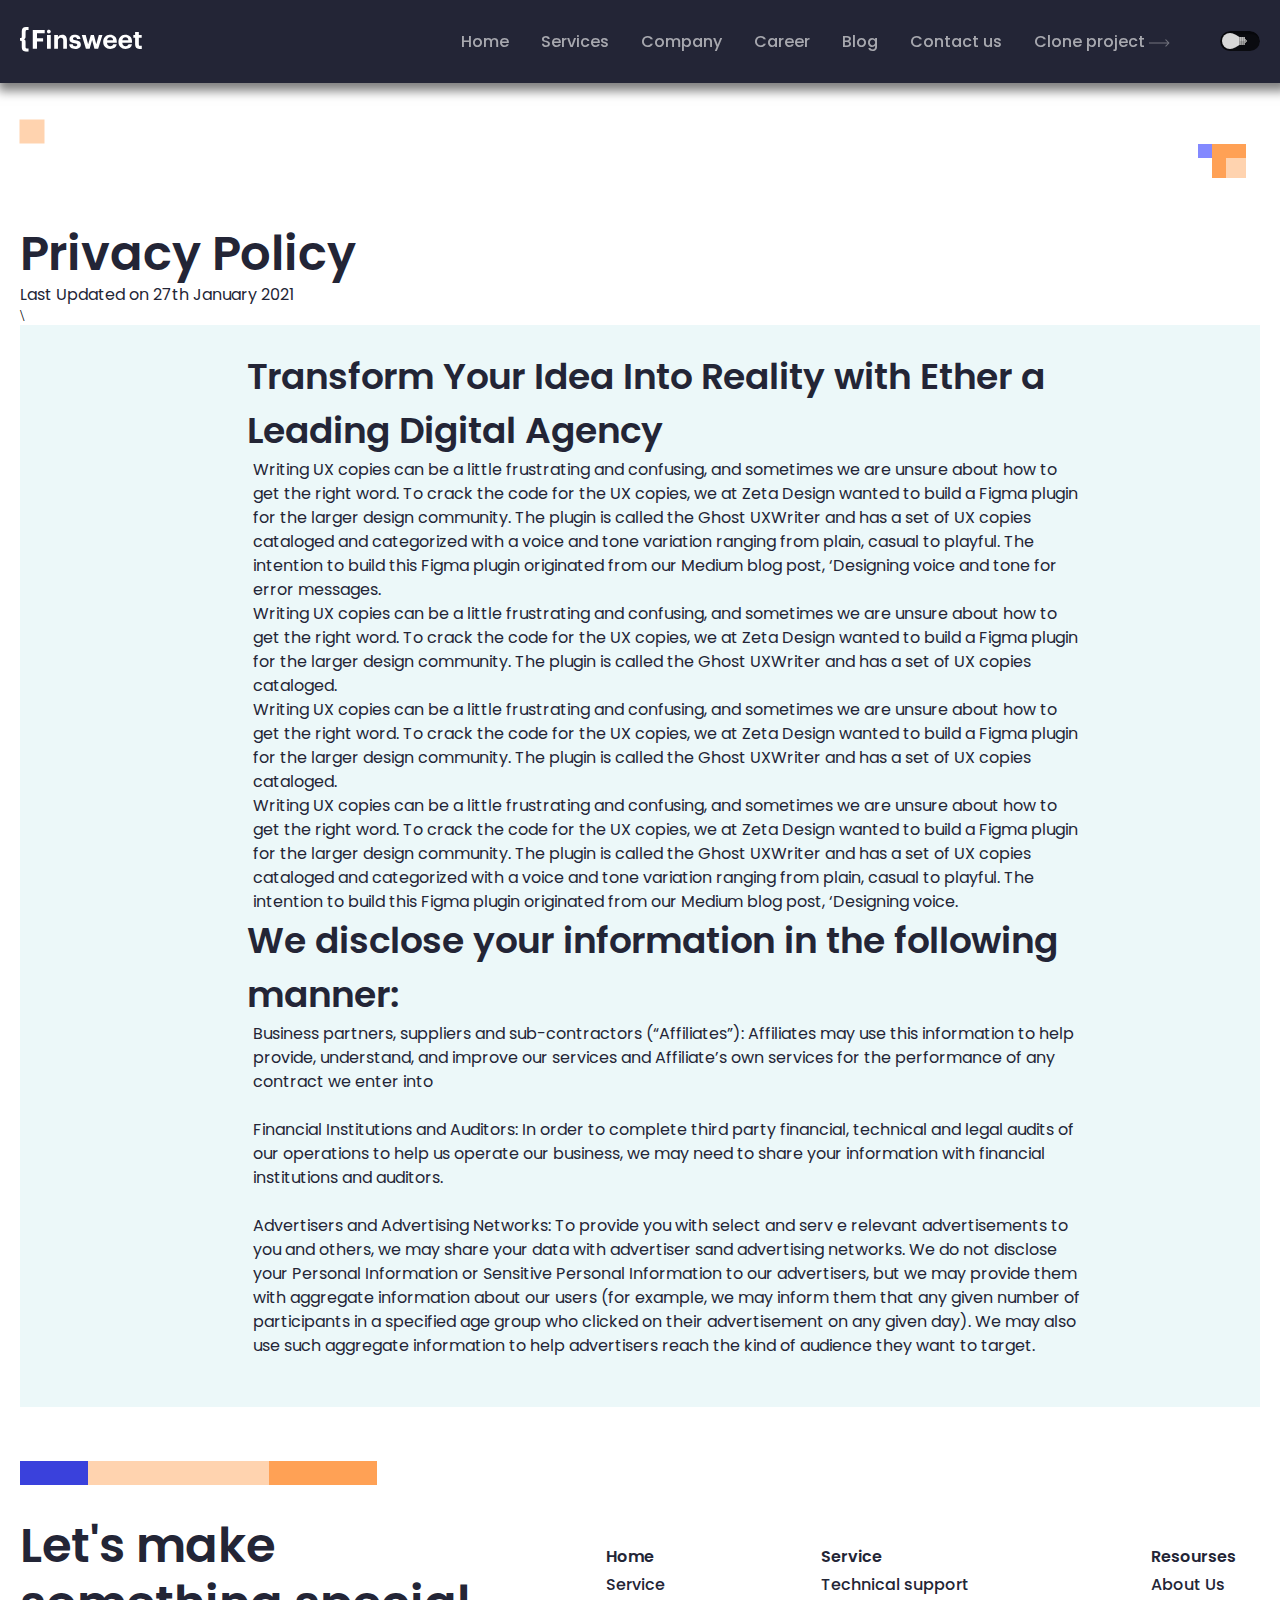
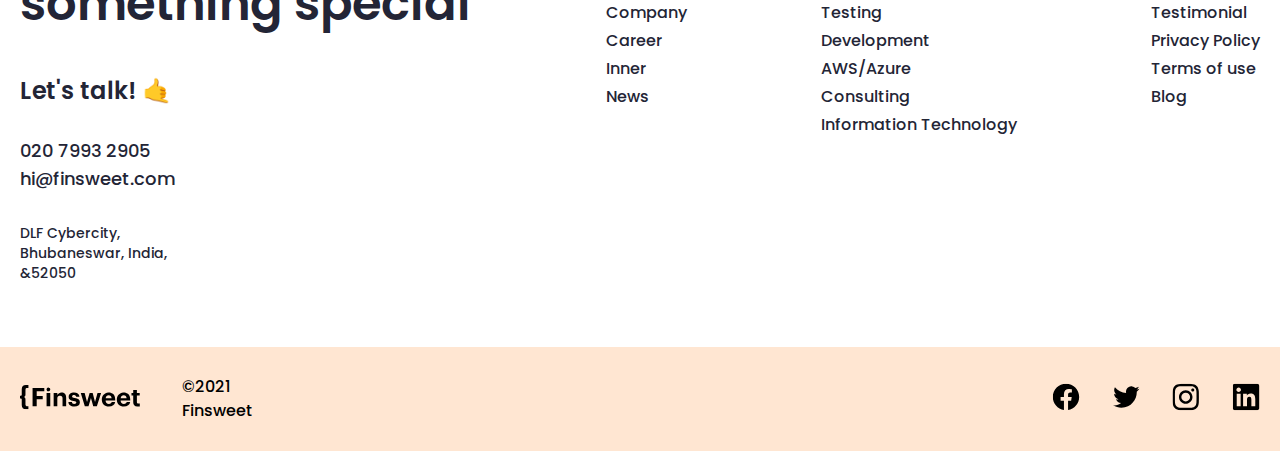
<file: pages/privacy.html>
<!DOCTYPE html>
<html lang="en">
  <head>
    <meta charset="UTF-8" />
    <meta name="viewport" content="width=device-width, initial-scale=1.0" />
    <link rel="icon" href="../images/LOGO.jpeg" />
    <title>Blog Inner</title>
    <link rel="stylesheet" href="../scss/main.css" />
  </head>
  <body>
    <header>
      <div class="container">
        <nav>
          <a href="../index.html" class="logo">
            <svg
              xmlns="http://www.w3.org/2000/svg"
              width="122"
              height="25"
              viewBox="0 0 122 25"
            >
              <g clip-path="url(#clip0_201_2)">
                <path
                  d="M121.784 18.8714V21.8905H119.251C116.549 21.8056 115.105 20.3462 115.105 17.6051V10.7097H113.336V8.06125H115.105V5.09619H118.842V8.03037H121.699V10.6711H118.842V17.2344C118.842 18.1224 119.019 18.8328 120.386 18.8328L121.784 18.8714Z"
                />
                <path
                  d="M98.4416 15.0029V14.8021C98.4011 13.914 98.5364 13.0267 98.8395 12.191C99.1427 11.3552 99.6078 10.5876 100.208 9.93193C100.809 9.2763 101.532 8.74561 102.338 8.37027C103.144 7.99493 104.016 7.78232 104.904 7.74463C105.082 7.74463 105.267 7.74463 105.445 7.74463C108.974 7.74463 112.07 9.79855 112.07 14.694V15.7364H102.264C102.364 17.9911 103.584 19.2651 105.638 19.2651C107.406 19.2651 108.232 18.493 108.472 17.3656H112.001C111.568 20.3075 109.221 21.9445 105.507 21.9445C101.43 21.9136 98.4416 19.3346 98.4416 15.0029ZM108.395 13.3736C108.263 11.3197 107.229 10.3313 105.43 10.3313C103.63 10.3313 102.596 11.4432 102.341 13.3736H108.395Z"
                />
                <path
                  d="M83.1838 15.0029V14.8021C83.1433 13.9153 83.278 13.0291 83.5802 12.1944C83.8824 11.3596 84.3462 10.5926 84.9449 9.9372C85.5437 9.28177 86.2658 8.75078 87.0699 8.37456C87.874 7.99835 88.7444 7.78429 89.6312 7.74463C89.8088 7.74463 89.9942 7.74463 90.1717 7.74463C93.7005 7.74463 96.8045 9.79855 96.8045 14.694V15.7364H87.0059C87.1063 17.9911 88.3263 19.2651 90.3802 19.2651C92.1485 19.2651 92.9747 18.493 93.214 17.3656H96.7428C96.3026 20.3075 93.9553 21.9445 90.2412 21.9445C86.172 21.9136 83.1838 19.3346 83.1838 15.0029ZM93.1368 13.3736C93.0055 11.3197 91.9709 10.3313 90.1717 10.3313C88.3726 10.3313 87.3688 11.4741 87.0831 13.3659L93.1368 13.3736Z"
                />
                <path
                  d="M61.7725 8.03027H65.7259L68.1427 17.188L70.7912 8.03027H73.8798L76.2735 17.188L78.8216 8.03027H82.443L78.1498 21.6356H74.4435L72.127 13.0956L69.6484 21.6356H65.8958L61.7725 8.03027Z"
                />
                <path
                  d="M49.209 17.358H52.7377C52.8999 18.5858 53.5099 19.2884 55.1314 19.2884C56.583 19.2884 57.2548 18.7402 57.2548 17.8059C57.2548 16.8716 56.4827 16.4778 54.506 16.1998C50.8846 15.6516 49.487 14.6092 49.487 11.953C49.487 9.11918 52.0814 7.71387 54.892 7.71387C57.9111 7.71387 60.189 8.81032 60.5133 11.9375H57.0309C57.0087 11.6958 56.9388 11.4608 56.8252 11.2462C56.7117 11.0317 56.5567 10.8417 56.3693 10.6873C56.1819 10.533 55.9658 10.4173 55.7335 10.3469C55.5011 10.2766 55.2571 10.2529 55.0156 10.2774H54.8997C53.6797 10.2774 52.9694 10.8488 52.9694 11.6827C52.9694 12.5167 53.6257 12.8796 55.6178 13.1653C58.9999 13.6749 60.8916 14.532 60.8916 17.443C60.8916 20.354 58.7528 21.9137 55.17 21.9137C51.5872 21.9137 49.3094 20.2999 49.209 17.358Z"
                />
                <path
                  d="M34.2139 8.03049H37.9511V10.1848C38.3723 9.39406 39.0117 8.74088 39.7933 8.30288C40.5748 7.86487 41.4657 7.66045 42.3601 7.7139C45.0085 7.7139 46.9312 9.3277 46.9312 13.0109V21.6667H43.2403V13.5514C43.2403 11.7059 42.5222 10.8257 40.8544 10.8257C40.5019 10.795 40.1467 10.8342 39.8094 10.9411C39.4721 11.048 39.1593 11.2205 38.8888 11.4487C38.6183 11.6768 38.3955 11.9561 38.2333 12.2706C38.0711 12.5851 37.9725 12.9285 37.9434 13.2811C37.9241 13.4453 37.9241 13.6111 37.9434 13.7753V21.6358H34.2139V8.03049Z"
                />
                <path
                  d="M27.0022 4.60972C26.9887 4.2371 27.086 3.86885 27.2819 3.55157C27.4777 3.2343 27.7633 2.98228 28.1025 2.82742C28.4417 2.67256 28.8192 2.62182 29.1872 2.68162C29.5553 2.74143 29.8973 2.90909 30.17 3.16339C30.4427 3.41768 30.6338 3.74717 30.7191 4.11014C30.8044 4.4731 30.7801 4.85323 30.6493 5.20238C30.5184 5.55153 30.287 5.85401 29.9841 6.07153C29.6813 6.28904 29.3207 6.4118 28.948 6.42428H28.8785C28.6473 6.43891 28.4154 6.40774 28.1961 6.33255C27.9769 6.25736 27.7747 6.13963 27.6011 5.98611C27.4275 5.83258 27.2859 5.6463 27.1845 5.43793C27.083 5.22956 27.0237 5.00321 27.0099 4.77187C27.0035 4.71807 27.0009 4.66388 27.0022 4.60972ZM27.0022 8.03035H30.778V21.6357H27.0177L27.0022 8.03035Z"
                />
                <path
                  d="M12.7715 3.04224H24.709V6.33932H16.9874V11.2579H23.1029V14.4315H16.9797V21.6357H12.7715V3.04224Z"
                />
                <path
                  d="M5.56722 9.12683C5.56722 10.2928 5.56722 11.7135 3.96114 12.2927C5.60582 12.8563 5.56722 14.0532 5.56722 15.3041V19.937C5.56722 20.8172 5.92241 21.35 6.55557 21.4813C6.6947 21.5282 6.84127 21.5491 6.98797 21.543H8.53228V24.6316H5.98418C3.2662 24.6316 1.76823 23.0873 1.76823 20.2227V14.7404C1.74895 14.4589 1.62485 14.1949 1.42043 14.0005C1.216 13.8061 0.946116 13.6954 0.664051 13.6903H0V10.98H0.664051C0.951744 10.9762 1.22693 10.8618 1.43252 10.6605C1.63812 10.4592 1.75833 10.1865 1.76823 9.89899V4.33949C1.76823 1.52114 3.23532 0 5.98418 0H8.55544V3.04228H7.01114C6.86426 3.0427 6.71835 3.06615 6.57873 3.11177C5.94557 3.27392 5.59038 3.79899 5.59038 4.65608L5.56722 9.12683Z"
                />
              </g>
              <defs>
                <clipPath id="clip0_201_2">
                  <rect width="122" height="24.7089" />
                </clipPath>
              </defs>
            </svg>
          </a>

          <div class="nav_items">
            <div class="nav-items">
              <a href="../index.html">Home</a>
              <a href="./service.html">Services</a>
              <a href="./company.html">Company</a>
              <a href="./career.html">Career</a>
              <a href="./blog.html">Blog</a>
              <a href="./contact.html">Contact us</a>
              <a href="./team.html"
                >Clone project
                <svg
                  xmlns="http://www.w3.org/2000/svg"
                  width="21"
                  height="8"
                  viewBox="0 0 21 8"
                >
                  <path
                    d="M20.3536 4.35355C20.5488 4.15829 20.5488 3.84171 20.3536 3.64645L17.1716 0.464466C16.9763 0.269204 16.6597 0.269204 16.4645 0.464466C16.2692 0.659728 16.2692 0.976311 16.4645 1.17157L19.2929 4L16.4645 6.82843C16.2692 7.02369 16.2692 7.34027 16.4645 7.53553C16.6597 7.7308 16.9763 7.7308 17.1716 7.53553L20.3536 4.35355ZM0 4.5L20 4.5V3.5L0 3.5L0 4.5Z"
                  />
                </svg>
              </a>
            </div>
            <div class="nav-btn">
              <button id="dark-light">
                <input type="checkbox" class="l" />
              </button>
              <div class="burger_menu" id="burger_menu">
                <span class="burger_menu_top"></span>
                <span class="burger_menu_center"></span>
                <span class="burger_menu_bottom"></span>
              </div>
            </div>
          </div>
        </nav>
      </div>
    </header>
    <br /><br />
    <main class="Shohislom">
      <div class="container">
        <div class="rasm">
          <div class="d1"></div>
          <img src="../images/Shohislom/Shape.svg" alt="" />
        </div>
        <div class="text">
          <h1 class="hh1">Privacy Policy</h1>
          <p class="pad1">Last Updated on 27th January 2021</p>
        </div>
        \
        <div class="container-text">
          <div class="text2">
            <h2>
              Transform Your Idea Into Reality with Ether a Leading Digital
              Agency
            </h2>
            <p>
              Writing UX copies can be a little frustrating and confusing, and
              sometimes we are unsure about how to get the right word. To crack
              the code for the UX copies, we at Zeta Design wanted to build a
              Figma plugin for the larger design community. The plugin is called
              the Ghost UXWriter and has a set of UX copies cataloged and
              categorized with a voice and tone variation ranging from plain,
              casual to playful. The intention to build this Figma plugin
              originated from our Medium blog post, ‘Designing voice and tone
              for error messages.
            </p>
            <p>
              Writing UX copies can be a little frustrating and confusing, and
              sometimes we are unsure about how to get the right word. To crack
              the code for the UX copies, we at Zeta Design wanted to build a
              Figma plugin for the larger design community. The plugin is called
              the Ghost UXWriter and has a set of UX copies cataloged.
            </p>
            <p>
              Writing UX copies can be a little frustrating and confusing, and
              sometimes we are unsure about how to get the right word. To crack
              the code for the UX copies, we at Zeta Design wanted to build a
              Figma plugin for the larger design community. The plugin is called
              the Ghost UXWriter and has a set of UX copies cataloged.
            </p>
            <p>
              Writing UX copies can be a little frustrating and confusing, and
              sometimes we are unsure about how to get the right word. To crack
              the code for the UX copies, we at Zeta Design wanted to build a
              Figma plugin for the larger design community. The plugin is called
              the Ghost UXWriter and has a set of UX copies cataloged and
              categorized with a voice and tone variation ranging from plain,
              casual to playful. The intention to build this Figma plugin
              originated from our Medium blog post, ‘Designing voice.
            </p>
            <h2>We disclose your information in the following manner:</h2>
            <p>
              Business partners, suppliers and sub-contractors (“Affiliates”):
              Affiliates may use this information to help provide, understand,
              and improve our services and Affiliate’s own services for the
              performance of any contract we enter into <br /><br />
              Financial Institutions and Auditors: In order to complete third
              party financial, technical and legal audits of our operations to
              help us operate our business, we may need to share your
              information with financial institutions and auditors.
              <br /><br />Advertisers and Advertising Networks: To provide you
              with select and serv e relevant advertisements to you and others,
              we may share your data with advertiser sand advertising networks.
              We do not disclose your Personal Information or Sensitive Personal
              Information to our advertisers, but we may provide them with
              aggregate information about our users (for example, we may inform
              them that any given number of participants in a specified age
              group who clicked on their advertisement on any given day). We may
              also use such aggregate information to help advertisers reach the
              kind of audience they want to target. <br /><br />
            </p>
          </div>
        </div>
        <br /><br /><br />
        <div class="aa">
          <div class="r1"></div>
          <div class="r2"></div>
          <div class="r3"></div>
        </div>
      </div>
    </main>
    <footer>
      <div class="container">
        <div class="footer__cards">
          <div class="footer__card">
            <h5>Let's make something special</h5>
            <p>Let's talk! 🤙</p>
            <div class="foot_link">
              <a href="tel:020 7993 2905">020 7993 2905</a>
              <a href="hi@finsweet.com">hi@finsweet.com</a>
              <p>DLF Cybercity, Bhubaneswar, India, &52050</p>
            </div>
          </div>
          <div class="footer__card">
            <h6><a href="../index.html">Home</a></h6>
            <a href="./service.html">Service</a>
            <a href="./company.html">Company</a>
            <a href="./career.html">Career</a>
            <a href="./inner.html">Inner</a>
            <a href="#">News</a>
          </div>
          <div class="footer__card">
            <h6>Service</h6>
            <a href="#">Technical support</a>
            <a href="#">Testing</a>
            <a href="#">Development</a>
            <a href="#">AWS/Azure </a>
            <a href="#">Consulting </a>
            <a href="#">Information Technology </a>
          </div>
          <div class="footer__card">
            <h6>Resourses</h6>
            <a href="#">About Us</a>
            <a href="#">Testimonial</a>
            <a href="./privacy.html">Privacy Policy</a>
            <a href="#">Terms of use</a>
            <a href=".blog.html">Blog</a>
          </div>
        </div>
      </div>
      <div class="footer__bottom">
        <div class="container">
          <div class="foot_bottom-cards">
            <div class="foot_bottom-left">
              <a href="./index.html" class="logo">
                <svg
                  xmlns="http://www.w3.org/2000/svg"
                  width="120"
                  height="25"
                  viewBox="0 0 120 25"
                >
                  <g clip-path="url(#clip0_201_278)">
                    <path
                      d="M119.787 18.5621V21.5317H117.296C114.638 21.4481 113.218 20.0127 113.218 17.3165V10.5342H111.479V7.92915H113.218V5.0127H116.894V7.89877H119.704V10.4962H116.894V16.9519C116.894 17.8254 117.068 18.5241 118.413 18.5241L119.787 18.5621Z"
                    />
                    <path
                      d="M96.8282 14.7569V14.5594C96.7884 13.6859 96.9214 12.8131 97.2196 11.9911C97.5178 11.1691 97.9753 10.414 98.5658 9.76912C99.1564 9.12424 99.8684 8.60225 100.661 8.23306C101.454 7.86387 102.311 7.65475 103.185 7.61768C103.36 7.61768 103.542 7.61768 103.717 7.61768C107.188 7.61768 110.233 9.63793 110.233 14.4531V15.4784H100.588C100.686 17.6962 101.886 18.9493 103.907 18.9493C105.646 18.9493 106.459 18.1898 106.694 17.081H110.165C109.74 19.9746 107.431 21.5848 103.778 21.5848C99.7674 21.5544 96.8282 19.0177 96.8282 14.7569ZM106.618 13.1544C106.489 11.1341 105.471 10.162 103.702 10.162C101.932 10.162 100.914 11.2557 100.664 13.1544H106.618Z"
                    />
                    <path
                      d="M81.8204 14.7569V14.5594C81.7806 13.6871 81.9131 12.8156 82.2103 11.9945C82.5076 11.1734 82.9637 10.419 83.5527 9.77431C84.1416 9.12962 84.8519 8.60733 85.6428 8.23728C86.4337 7.86723 87.2898 7.65669 88.1622 7.61768C88.3368 7.61768 88.5191 7.61768 88.6938 7.61768C92.1647 7.61768 95.2178 9.63793 95.2178 14.4531V15.4784H85.5799C85.6786 17.6962 86.8786 18.9493 88.8989 18.9493C90.6381 18.9493 91.4508 18.1898 91.6862 17.081H95.1571C94.7242 19.9746 92.4153 21.5848 88.7622 21.5848C84.7596 21.5544 81.8204 19.0177 81.8204 14.7569ZM91.6103 13.1544C91.4811 11.1341 90.4634 10.162 88.6938 10.162C86.9242 10.162 85.9368 11.286 85.6558 13.1468L91.6103 13.1544Z"
                    />
                    <path
                      d="M60.7598 7.89868H64.6484L67.0256 16.9063L69.6306 7.89868H72.6686L75.0231 16.9063L77.5294 7.89868H81.0914L76.8686 21.281H73.2231L70.9446 12.881L68.5066 21.281H64.8155L60.7598 7.89868Z"
                    />
                    <path
                      d="M48.4023 17.0735H51.8732C52.0327 18.2811 52.6327 18.9722 54.2277 18.9722C55.6555 18.9722 56.3163 18.433 56.3163 17.514C56.3163 16.595 55.5568 16.2077 53.6125 15.9342C50.0504 15.395 48.6758 14.3697 48.6758 11.757C48.6758 8.96968 51.2277 7.5874 53.9922 7.5874C56.9618 7.5874 59.2023 8.66588 59.5213 11.7418H56.096C56.0742 11.504 56.0054 11.2729 55.8937 11.0619C55.782 10.8508 55.6296 10.6639 55.4453 10.5121C55.261 10.3603 55.0484 10.2465 54.8199 10.1773C54.5913 10.1081 54.3513 10.0848 54.1137 10.1089H53.9998C52.7998 10.1089 52.1011 10.6709 52.1011 11.4912C52.1011 12.3115 52.7466 12.6684 54.7061 12.9494C58.0327 13.4507 59.8935 14.2937 59.8935 17.157C59.8935 20.0203 57.7897 21.5545 54.2656 21.5545C50.7416 21.5545 48.5011 19.9671 48.4023 17.0735Z"
                    />
                    <path
                      d="M33.6533 7.8987H37.3293V10.0177C37.7436 9.23991 38.3725 8.59744 39.1413 8.16662C39.91 7.73579 40.7863 7.53472 41.666 7.5873C44.271 7.5873 46.1622 9.17465 46.1622 12.7974V21.3114H42.5318V13.3291C42.5318 11.5139 41.8255 10.6481 40.185 10.6481C39.8382 10.6179 39.4889 10.6565 39.1572 10.7616C38.8254 10.8668 38.5176 11.0364 38.2516 11.2608C37.9855 11.4852 37.7664 11.76 37.6069 12.0693C37.4473 12.3786 37.3504 12.7164 37.3217 13.0633C37.3027 13.2247 37.3027 13.3879 37.3217 13.5493V21.281H33.6533V7.8987Z"
                    />
                    <path
                      d="M26.5598 4.53425C26.5465 4.16775 26.6422 3.80553 26.8349 3.49346C27.0275 3.18138 27.3085 2.9335 27.6421 2.78117C27.9757 2.62885 28.347 2.57894 28.709 2.63777C29.071 2.69659 29.4074 2.86151 29.6756 3.11163C29.9439 3.36176 30.1318 3.68585 30.2157 4.04286C30.2997 4.39988 30.2758 4.77377 30.1471 5.1172C30.0184 5.46063 29.7907 5.75815 29.4928 5.9721C29.1949 6.18605 28.8403 6.3068 28.4737 6.31906H28.4054C28.1779 6.33346 27.9498 6.3028 27.7342 6.22884C27.5185 6.15489 27.3196 6.03908 27.1489 5.88808C26.9781 5.73707 26.8389 5.55384 26.7391 5.34889C26.6393 5.14393 26.581 4.9213 26.5674 4.69375C26.5611 4.64083 26.5586 4.58753 26.5598 4.53425ZM26.5598 7.89881H30.2737V21.2811H26.575L26.5598 7.89881Z"
                    />
                    <path
                      d="M12.5625 2.99243H24.3043V6.23547H16.7093V11.0734H22.7245V14.195H16.7017V21.281H12.5625V2.99243Z"
                    />
                    <path
                      d="M5.47595 8.97721C5.47595 10.1241 5.47595 11.5215 3.8962 12.0911C5.51393 12.6456 5.47595 13.8228 5.47595 15.0532V19.6101C5.47595 20.4759 5.82532 21 6.4481 21.1291C6.58495 21.1753 6.72912 21.1959 6.87342 21.1899H8.39241V24.2278H5.88608C3.21266 24.2278 1.73924 22.7089 1.73924 19.8911V14.4987C1.72028 14.2219 1.59821 13.9622 1.39714 13.771C1.19607 13.5798 0.930606 13.4709 0.653165 13.4658H0V10.8H0.653165C0.936141 10.7963 1.20682 10.6837 1.40904 10.4858C1.61126 10.2878 1.72951 10.0195 1.73924 9.73671V4.26835C1.73924 1.4962 3.18228 0 5.88608 0H8.41519V2.9924H6.8962C6.75173 2.99282 6.60822 3.01589 6.47089 3.06076C5.8481 3.22025 5.49873 3.73671 5.49873 4.57975L5.47595 8.97721Z"
                    />
                  </g>
                  <defs>
                    <clipPath id="clip0_201_278">
                      <rect width="120" height="24.3038" />
                    </clipPath>
                  </defs>
                </svg>
              </a>
              <p>©2021 Finsweet</p>
            </div>
            <div class="foot_bottom-right">
              <a href="https://www.facebook.com/?locale=ru_RU">
                <svg
                  xmlns="http://www.w3.org/2000/svg"
                  width="28"
                  height="28"
                  viewBox="0 0 16 17"
                >
                  <g clip-path="url(#clip0_1_1760)">
                    <path
                      d="M16 8.52246C16 4.10418 12.4183 0.522461 8 0.522461C3.58172 0.522461 0 4.10418 0 8.52246C0 12.5154 2.92547 15.8251 6.75 16.4253V10.835H4.71875V8.52246H6.75V6.75996C6.75 4.75496 7.94438 3.64746 9.77172 3.64746C10.6467 3.64746 11.5625 3.80371 11.5625 3.80371V5.77246H10.5538C9.56 5.77246 9.25 6.38918 9.25 7.02246V8.52246H11.4688L11.1141 10.835H9.25V16.4253C13.0745 15.8251 16 12.5154 16 8.52246Z"
                    />
                  </g>
                  <defs>
                    <clipPath id="clip0_1_1760">
                      <rect
                        width="28"
                        height="16"
                        transform="translate(0 0.522461)"
                      />
                    </clipPath>
                  </defs>
                </svg>
              </a>
              <a href="https://twitter.com/?lang=ru">
                <svg
                  xmlns="http://www.w3.org/2000/svg"
                  width="28"
                  height="28"
                  viewBox="0 0 17 17"
                >
                  <g clip-path="url(#clip0_1_1762)">
                    <path
                      d="M5.69994 15.0225C11.7362 15.0225 15.0387 10.0203 15.0387 5.6837C15.0387 5.54308 15.0356 5.39933 15.0293 5.2587C15.6718 4.7941 16.2262 4.21863 16.6665 3.55933C16.0682 3.82553 15.4329 3.99938 14.7824 4.07495C15.4674 3.6644 15.9802 3.01944 16.2259 2.25964C15.5815 2.6415 14.8769 2.91087 14.1421 3.0562C13.6471 2.53017 12.9925 2.18187 12.2796 2.06516C11.5668 1.94845 10.8353 2.06983 10.1983 2.41053C9.56137 2.75122 9.05437 3.29226 8.75574 3.95C8.4571 4.60774 8.38346 5.34554 8.54619 6.04933C7.2415 5.98385 5.96513 5.64493 4.79983 5.05453C3.63452 4.46412 2.6063 3.63542 1.78182 2.62214C1.36277 3.34462 1.23454 4.19956 1.42319 5.01319C1.61184 5.82682 2.10321 6.53809 2.79744 7.00245C2.27626 6.9859 1.76649 6.84558 1.31025 6.59308V6.6337C1.30979 7.39189 1.5719 8.12685 2.05204 8.71364C2.53219 9.30043 3.20072 9.70284 3.944 9.85245C3.46121 9.98455 2.95449 10.0038 2.46307 9.9087C2.67281 10.5608 3.08089 11.1311 3.63035 11.54C4.17982 11.949 4.84325 12.1762 5.52807 12.19C4.36545 13.1032 2.92929 13.5985 1.45088 13.5962C1.1887 13.5958 0.92677 13.5797 0.666504 13.5481C2.16841 14.5116 3.91552 15.0234 5.69994 15.0225Z"
                    />
                  </g>
                  <defs>
                    <clipPath id="clip0_1_1762">
                      <rect
                        width="28"
                        height="16"
                        transform="translate(0.666504 0.522461)"
                      />
                    </clipPath>
                  </defs>
                </svg>
              </a>
              <a id="instagram" href="https://www.instagram.com/">
                <svg
                  xmlns="http://www.w3.org/2000/svg"
                  width="28"
                  height="28"
                  viewBox="0 0 17 17"
                >
                  <g clip-path="url(#clip0_1_1764)">
                    <path
                      d="M8.3335 1.96309C10.471 1.96309 10.7241 1.97246 11.5647 2.00996C12.346 2.04434 12.7679 2.17559 13.0491 2.28496C13.421 2.42871 13.6897 2.60371 13.9679 2.88184C14.2491 3.16309 14.421 3.42871 14.5647 3.80059C14.6741 4.08184 14.8054 4.50684 14.8397 5.28496C14.8772 6.12871 14.8866 6.38184 14.8866 8.51621C14.8866 10.6537 14.8772 10.9068 14.8397 11.7475C14.8054 12.5287 14.6741 12.9506 14.5647 13.2318C14.421 13.6037 14.246 13.8725 13.9679 14.1506C13.6866 14.4318 13.421 14.6037 13.0491 14.7475C12.7679 14.8568 12.3429 14.9881 11.5647 15.0225C10.721 15.06 10.4679 15.0693 8.3335 15.0693C6.196 15.0693 5.94287 15.06 5.10225 15.0225C4.321 14.9881 3.89912 14.8568 3.61787 14.7475C3.246 14.6037 2.97725 14.4287 2.69912 14.1506C2.41787 13.8693 2.246 13.6037 2.10225 13.2318C1.99287 12.9506 1.86162 12.5256 1.82725 11.7475C1.78975 10.9037 1.78037 10.6506 1.78037 8.51621C1.78037 6.37871 1.78975 6.12559 1.82725 5.28496C1.86162 4.50371 1.99287 4.08184 2.10225 3.80059C2.246 3.42871 2.421 3.15996 2.69912 2.88184C2.98037 2.60059 3.246 2.42871 3.61787 2.28496C3.89912 2.17559 4.32412 2.04434 5.10225 2.00996C5.94287 1.97246 6.196 1.96309 8.3335 1.96309ZM8.3335 0.522461C6.16162 0.522461 5.88975 0.531836 5.03662 0.569336C4.18662 0.606836 3.60225 0.744336 3.096 0.941211C2.56787 1.14746 2.121 1.41934 1.67725 1.86621C1.23037 2.30996 0.958496 2.75684 0.752246 3.28184C0.555371 3.79121 0.417871 4.37246 0.380371 5.22246C0.342871 6.07871 0.333496 6.35059 0.333496 8.52246C0.333496 10.6943 0.342871 10.9662 0.380371 11.8193C0.417871 12.6693 0.555371 13.2537 0.752246 13.76C0.958496 14.2881 1.23037 14.735 1.67725 15.1787C2.121 15.6225 2.56787 15.8975 3.09287 16.1006C3.60225 16.2975 4.1835 16.435 5.0335 16.4725C5.88662 16.51 6.1585 16.5193 8.33037 16.5193C10.5022 16.5193 10.7741 16.51 11.6272 16.4725C12.4772 16.435 13.0616 16.2975 13.5679 16.1006C14.0929 15.8975 14.5397 15.6225 14.9835 15.1787C15.4272 14.735 15.7022 14.2881 15.9054 13.7631C16.1022 13.2537 16.2397 12.6725 16.2772 11.8225C16.3147 10.9693 16.3241 10.6975 16.3241 8.52559C16.3241 6.35371 16.3147 6.08184 16.2772 5.22871C16.2397 4.37871 16.1022 3.79434 15.9054 3.28809C15.7085 2.75684 15.4366 2.30996 14.9897 1.86621C14.546 1.42246 14.0991 1.14746 13.5741 0.944336C13.0647 0.747461 12.4835 0.609961 11.6335 0.572461C10.7772 0.531836 10.5054 0.522461 8.3335 0.522461Z"
                    />
                    <path
                      d="M8.3335 4.41309C6.06475 4.41309 4.22412 6.25371 4.22412 8.52246C4.22412 10.7912 6.06475 12.6318 8.3335 12.6318C10.6022 12.6318 12.4429 10.7912 12.4429 8.52246C12.4429 6.25371 10.6022 4.41309 8.3335 4.41309ZM8.3335 11.1881C6.86162 11.1881 5.66787 9.99434 5.66787 8.52246C5.66787 7.05059 6.86162 5.85684 8.3335 5.85684C9.80537 5.85684 10.9991 7.05059 10.9991 8.52246C10.9991 9.99434 9.80537 11.1881 8.3335 11.1881Z"
                    />
                    <path
                      d="M13.5647 4.25064C13.5647 4.78189 13.1335 5.21001 12.6054 5.21001C12.0741 5.21001 11.646 4.77876 11.646 4.25064C11.646 3.71939 12.0772 3.29126 12.6054 3.29126C13.1335 3.29126 13.5647 3.72251 13.5647 4.25064Z"
                    />
                  </g>
                  <defs>
                    <clipPath id="clip0_1_1764">
                      <rect
                        width="28"
                        height="16"
                        transform="translate(0.333496 0.522461)"
                      />
                    </clipPath>
                  </defs>
                </svg>
              </a>
              <a href="https://ru.linkedin.com/">
                <svg
                  xmlns="http://www.w3.org/2000/svg"
                  width="28"
                  height="28"
                  viewBox="0 0 16 17"
                >
                  <g clip-path="url(#clip0_1_1769)">
                    <path
                      d="M14.8156 0.522461H1.18125C0.528125 0.522461 0 1.03809 0 1.67559V15.3662C0 16.0037 0.528125 16.5225 1.18125 16.5225H14.8156C15.4688 16.5225 16 16.0037 16 15.3693V1.67559C16 1.03809 15.4688 0.522461 14.8156 0.522461ZM4.74687 14.1568H2.37188V6.51934H4.74687V14.1568ZM3.55938 5.47871C2.79688 5.47871 2.18125 4.86309 2.18125 4.10371C2.18125 3.34434 2.79688 2.72871 3.55938 2.72871C4.31875 2.72871 4.93437 3.34434 4.93437 4.10371C4.93437 4.85996 4.31875 5.47871 3.55938 5.47871ZM13.6344 14.1568H11.2625V10.4443C11.2625 9.55996 11.2469 8.41934 10.0281 8.41934C8.79375 8.41934 8.60625 9.38496 8.60625 10.3818V14.1568H6.2375V6.51934H8.5125V7.56309H8.54375C8.85938 6.96309 9.63438 6.32871 10.7875 6.32871C13.1906 6.32871 13.6344 7.90996 13.6344 9.96621V14.1568Z"
                    />
                  </g>
                  <defs>
                    <clipPath id="clip0_1_1769">
                      <rect
                        width="28"
                        height="16"
                        transform="translate(0 0.522461)"
                      />
                    </clipPath>
                  </defs>
                </svg>
              </a>
            </div>
          </div>
        </div>
      </div>
    </footer>

    <script src="../js/main.js"></script>
  </body>
</html>
</file>
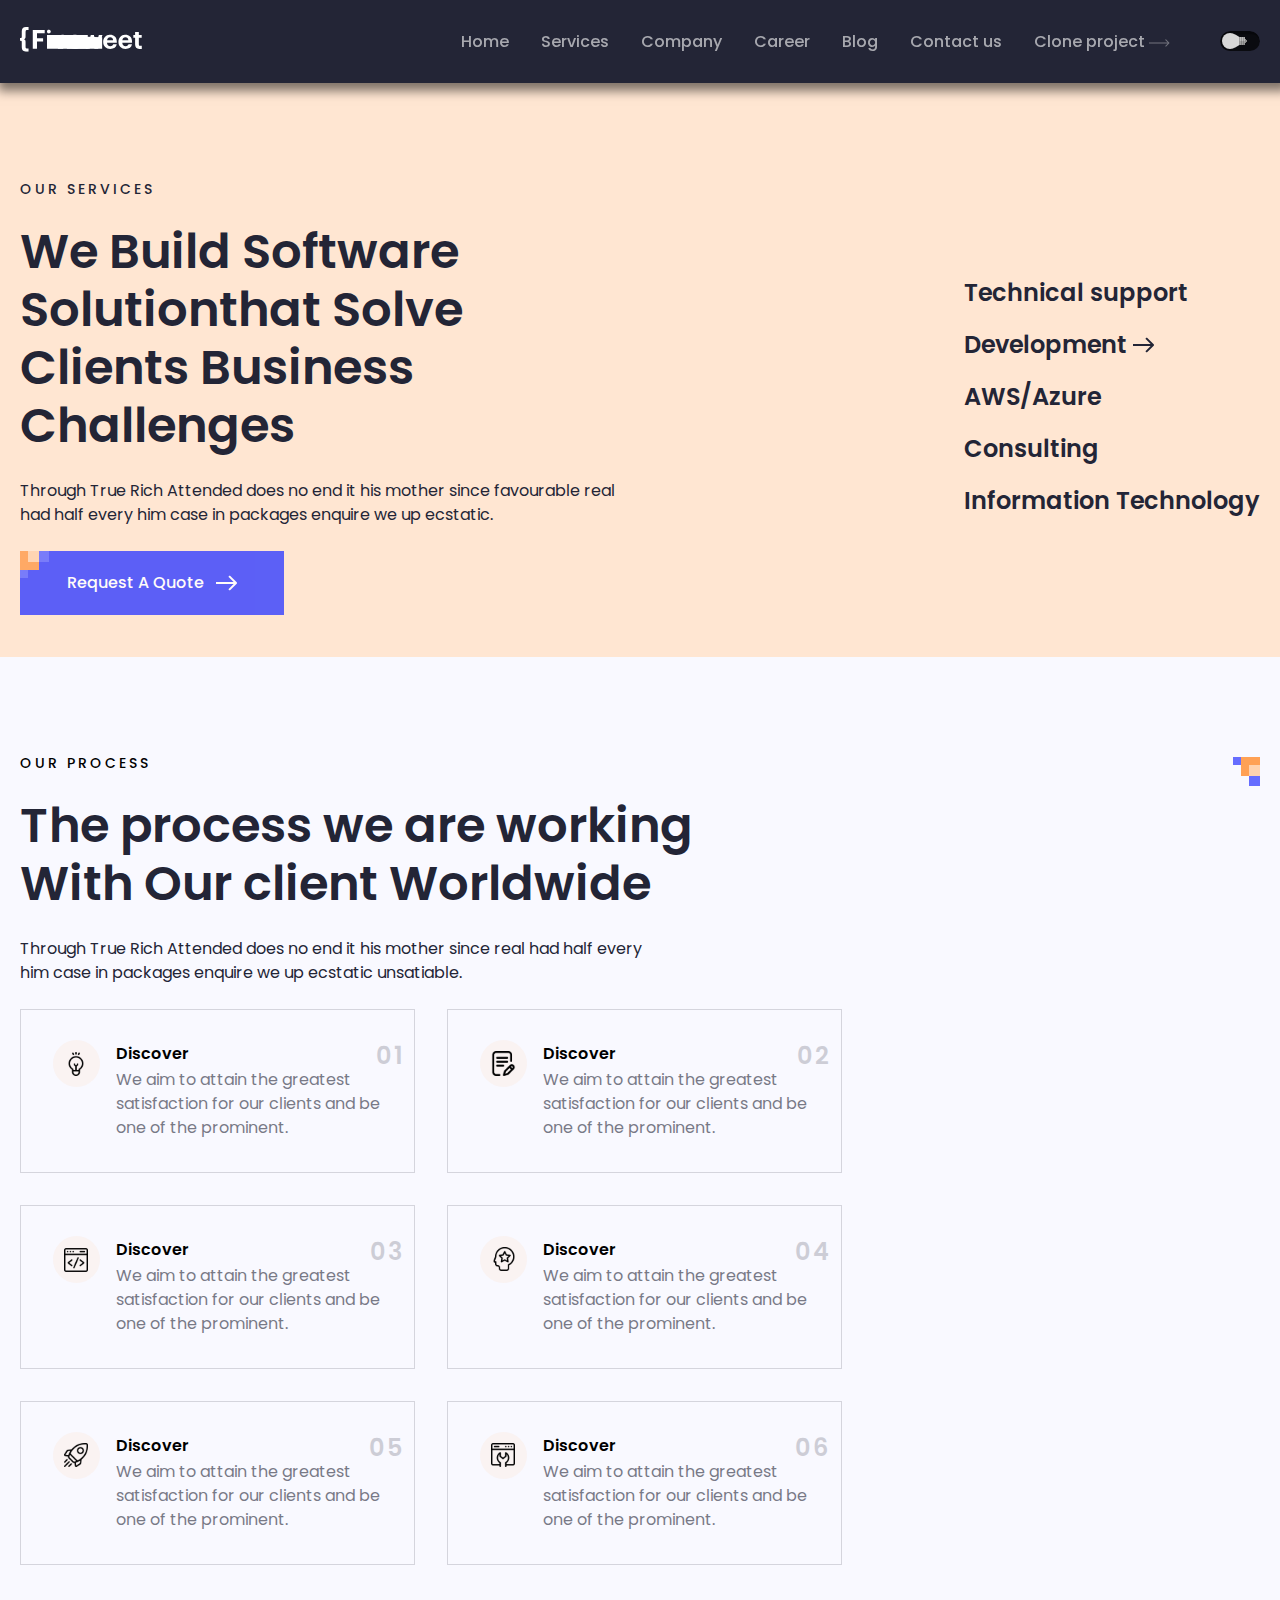
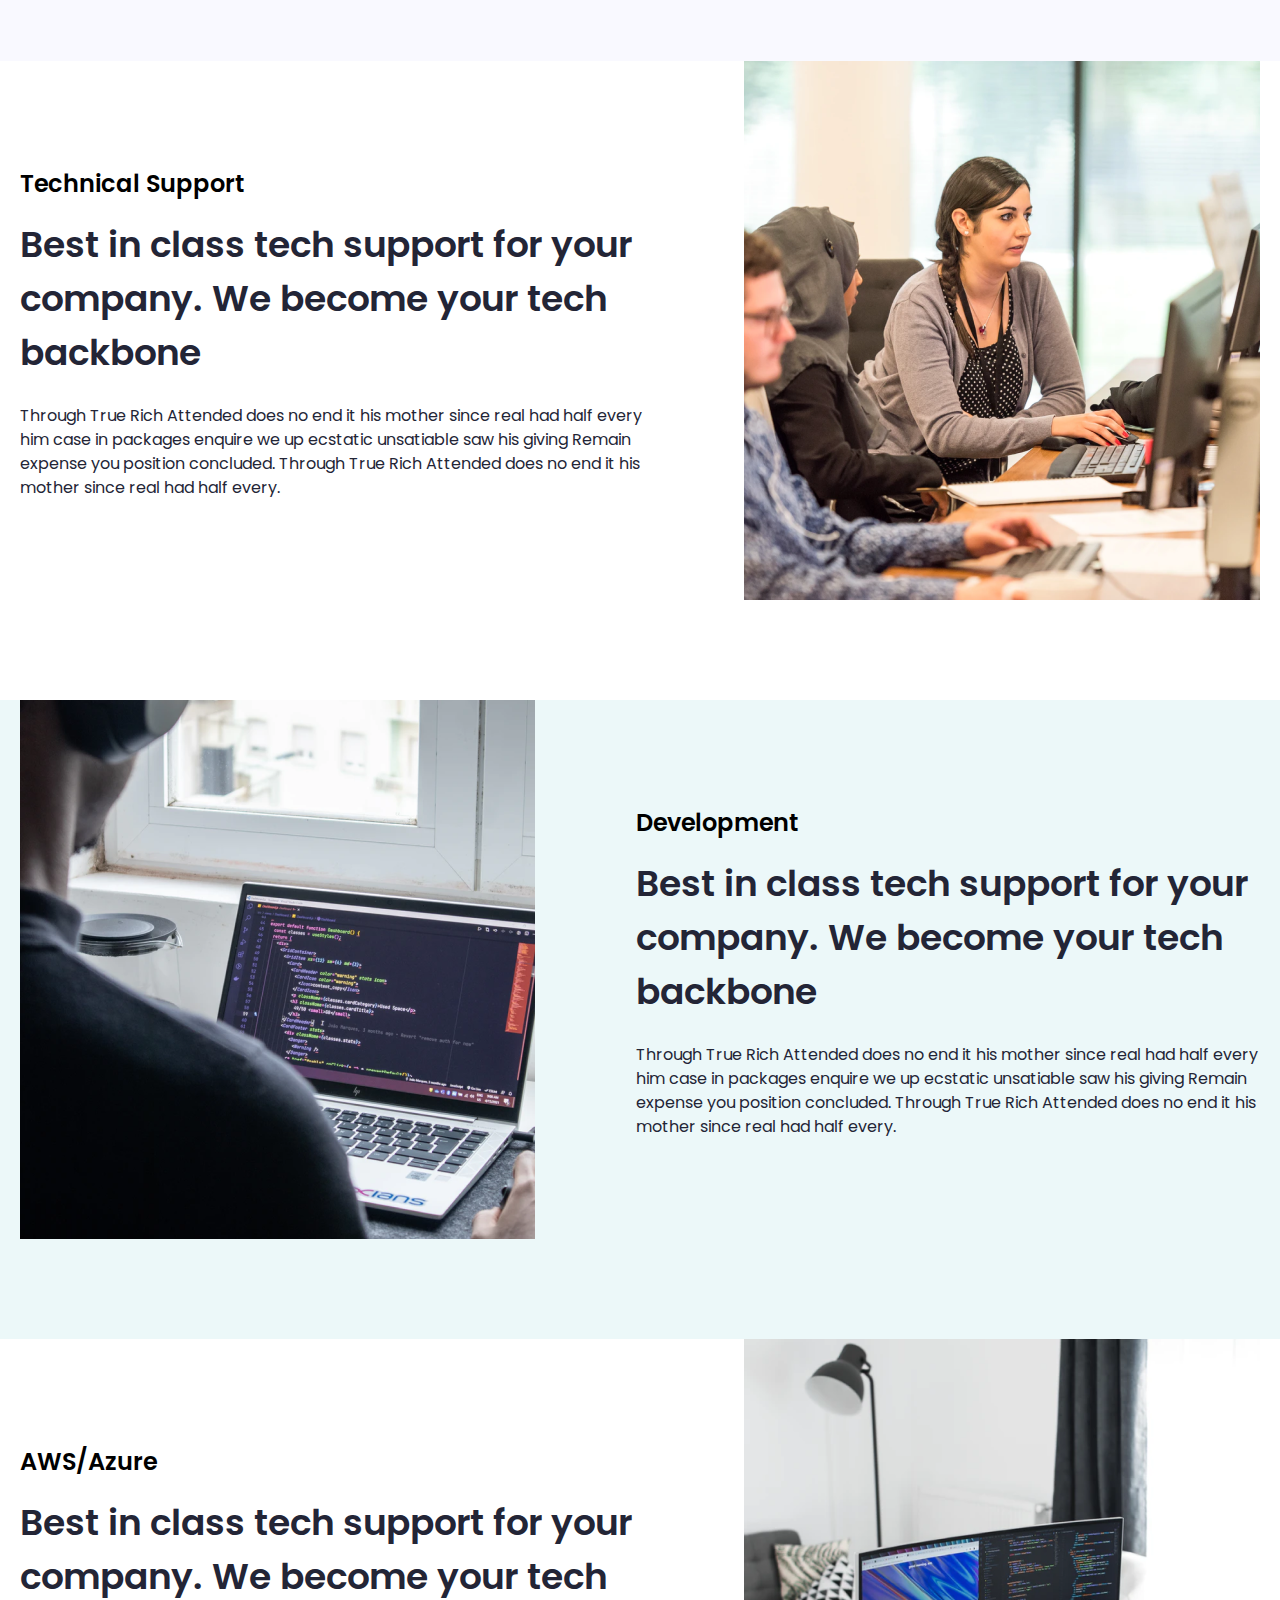
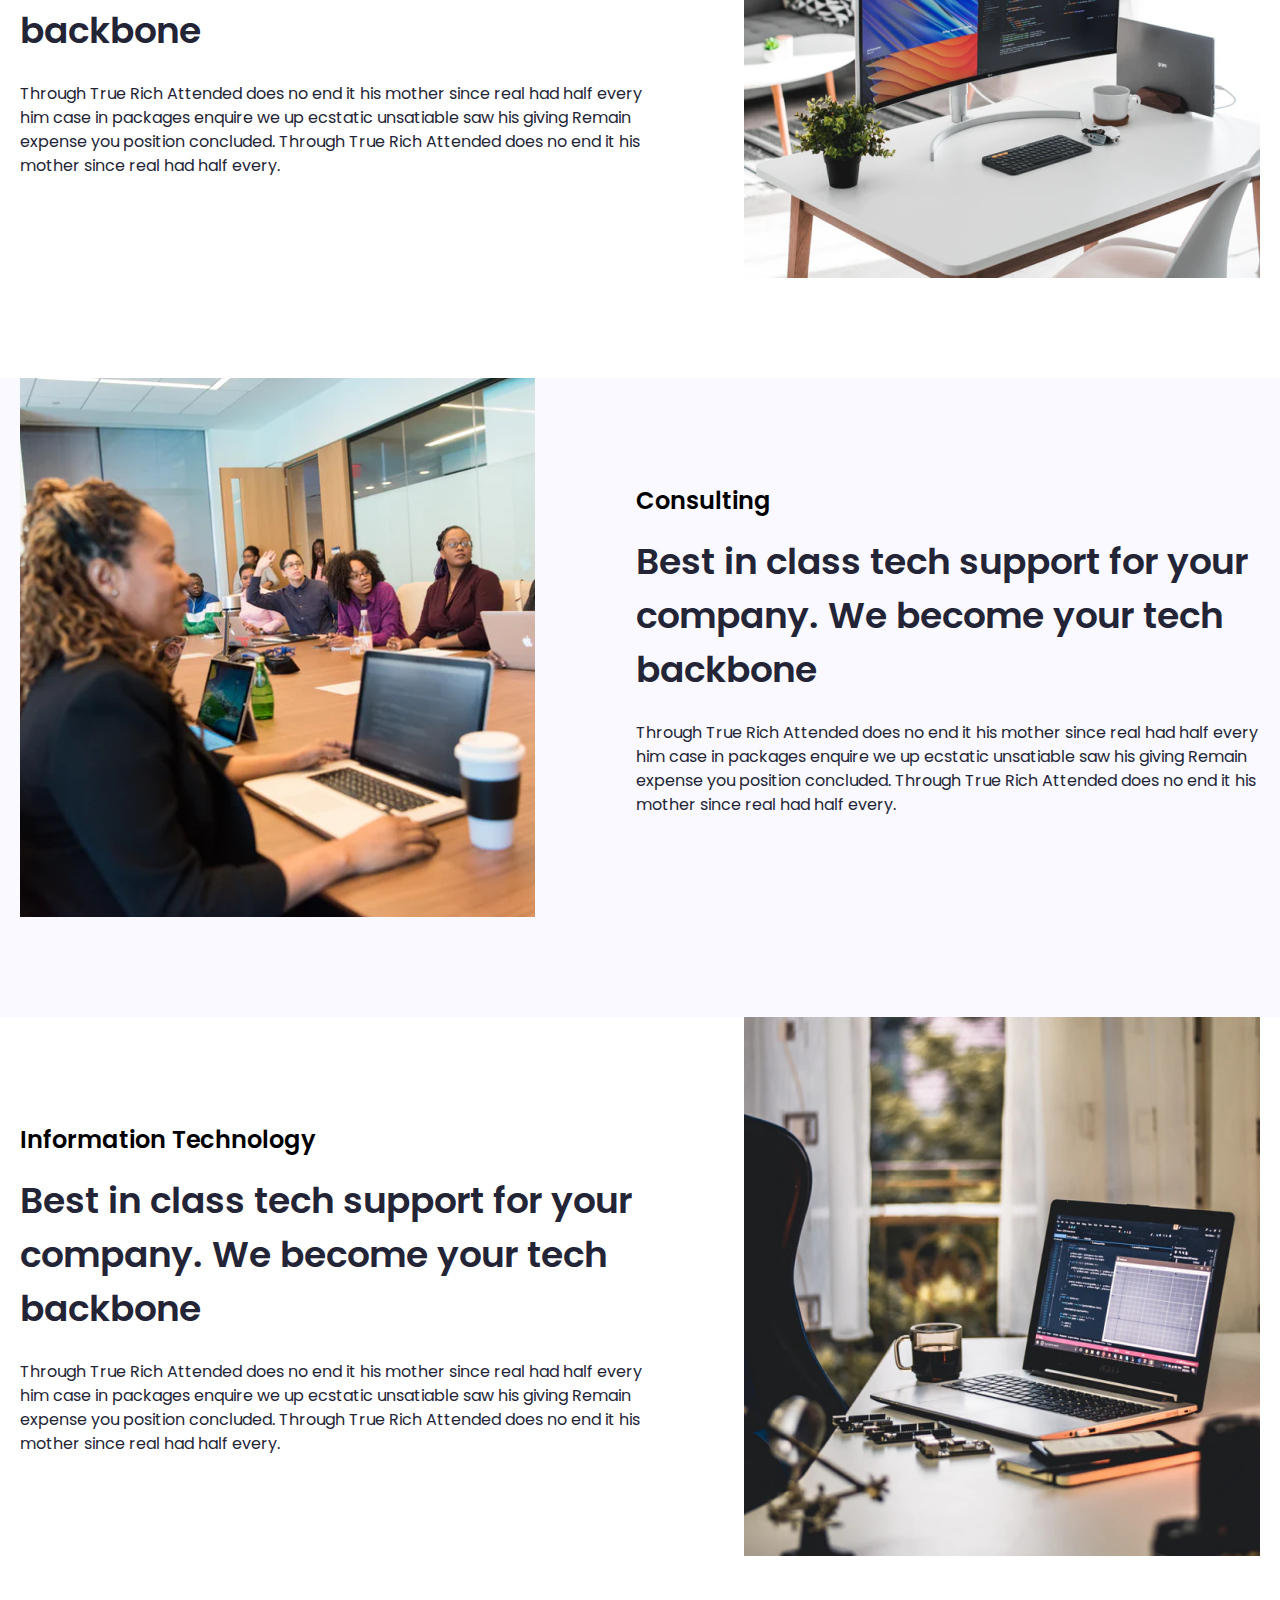
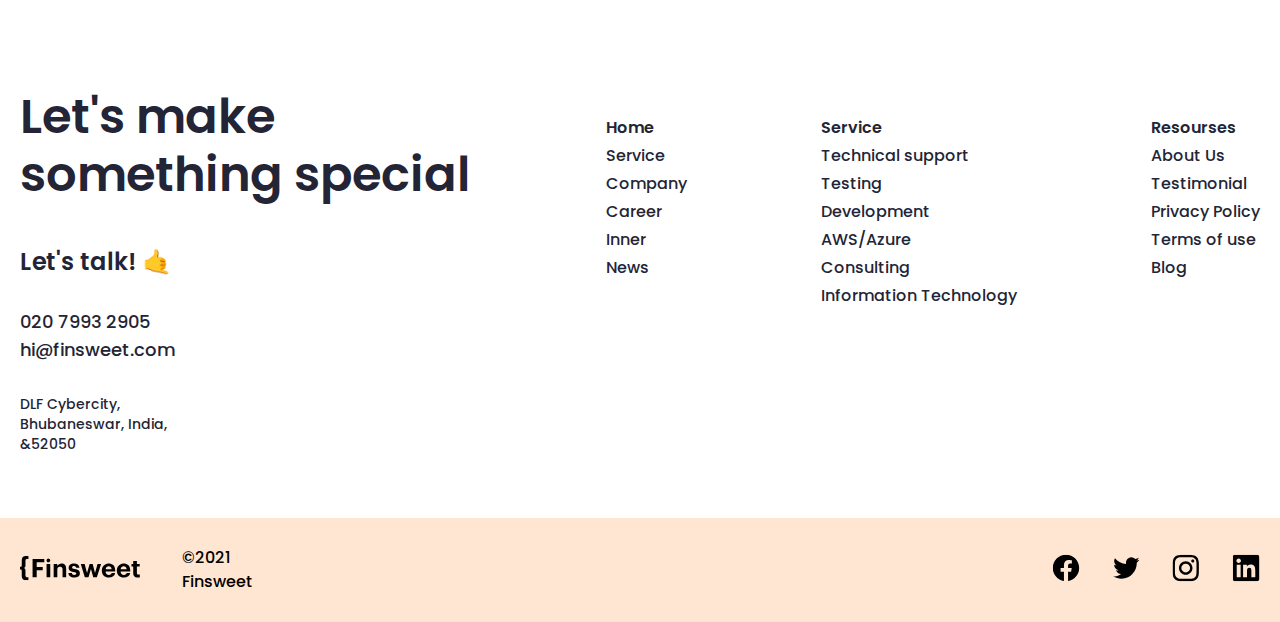
<file: pages/service.html>
<!DOCTYPE html>
<html lang="en">
  <head>
    <meta charset="UTF-8" />
    <meta name="viewport" content="width=device-width, initial-scale=1.0" />
    <link rel="icon" href="../images/LOGO.jpeg" />
    <title>Blog Inner</title>
    <link rel="stylesheet" href="../scss/main.css" />
  </head>
  <body>
    <header>
      <div class="container">
        <nav>
          <a href="../index.html" class="logo">
            <svg
              xmlns="http://www.w3.org/2000/svg"
              width="122"
              height="25"
              viewBox="0 0 122 25"
            >
              <g clip-path="url(#clip0_201_2)">
                <path
                  d="M121.784 18.8714V21.8905H119.251C116.549 21.8056 115.105 20.3462 115.105 17.6051V10.7097H113.336V8.06125H115.105V5.09619H118.842V8.03037H121.699V10.6711H118.842V17.2344C118.842 18.1224 119.019 18.8328 120.386 18.8328L121.784 18.8714Z"
                />
                <path
                  d="M98.4416 15.0029V14.8021C98.4011 13.914 98.5364 13.0267 98.8395 12.191C99.1427 11.3552 99.6078 10.5876 100.208 9.93193C100.809 9.2763 101.532 8.74561 102.338 8.37027C103.144 7.99493 104.016 7.78232 104.904 7.74463C105.082 7.74463 105.267 7.74463 105.445 7.74463C108.974 7.74463 112.07 9.79855 112.07 14.694V15.7364H102.264C102.364 17.9911 103.584 19.2651 105.638 19.2651C107.406 19.2651 108.232 18.493 108.472 17.3656H112.001C111.568 20.3075 109.221 21.9445 105.507 21.9445C101.43 21.9136 98.4416 19.3346 98.4416 15.0029ZM108.395 13.3736C108.263 11.3197 107.229 10.3313 105.43 10.3313C103.63 10.3313 102.596 11.4432 102.341 13.3736H108.395Z"
                />
                <path
                  d="M83.1838 15.0029V14.8021C83.1433 13.9153 83.278 13.0291 83.5802 12.1944C83.8824 11.3596 84.3462 10.5926 84.9449 9.9372C85.5437 9.28177 86.2658 8.75078 87.0699 8.37456C87.874 7.99835 88.7444 7.78429 89.6312 7.74463C89.8088 7.74463 89.9942 7.74463 90.1717 7.74463C93.7005 7.74463 96.8045 9.79855 96.8045 14.694V15.7364H87.0059C87.1063 17.9911 88.3263 19.2651 90.3802 19.2651C92.1485 19.2651 92.9747 18.493 93.214 17.3656H96.7428C96.3026 20.3075 93.9553 21.9445 90.2412 21.9445C86.172 21.9136 83.1838 19.3346 83.1838 15.0029ZM93.1368 13.3736C93.0055 11.3197 91.9709 10.3313 90.1717 10.3313C88.3726 10.3313 87.3688 11.4741 87.0831 13.3659L93.1368 13.3736Z"
                />
                <path
                  d="M61.7725 8.03027H65.7259L68.1427 17.188L70.7912 8.03027H73.8798L76.2735 17.188L78.8216 8.03027H82.443L78.1498 21.6356H74.4435L72.127 13.0956L69.6484 21.6356H65.8958L61.7725 8.03027Z"
                />
                <path
                  d="M49.209 17.358H52.7377C52.8999 18.5858 53.5099 19.2884 55.1314 19.2884C56.583 19.2884 57.2548 18.7402 57.2548 17.8059C57.2548 16.8716 56.4827 16.4778 54.506 16.1998C50.8846 15.6516 49.487 14.6092 49.487 11.953C49.487 9.11918 52.0814 7.71387 54.892 7.71387C57.9111 7.71387 60.189 8.81032 60.5133 11.9375H57.0309C57.0087 11.6958 56.9388 11.4608 56.8252 11.2462C56.7117 11.0317 56.5567 10.8417 56.3693 10.6873C56.1819 10.533 55.9658 10.4173 55.7335 10.3469C55.5011 10.2766 55.2571 10.2529 55.0156 10.2774H54.8997C53.6797 10.2774 52.9694 10.8488 52.9694 11.6827C52.9694 12.5167 53.6257 12.8796 55.6178 13.1653C58.9999 13.6749 60.8916 14.532 60.8916 17.443C60.8916 20.354 58.7528 21.9137 55.17 21.9137C51.5872 21.9137 49.3094 20.2999 49.209 17.358Z"
                />
                <path
                  d="M34.2139 8.03049h47.9511V10.1848C38.3723 9.39406 39.0117 8.74088 39.7933 8.30288C40.5748 7.86487 41.4657 7.66045 42.3601 7.7139C45.0085 7.7139 46.9312 9.3277 46.9312 13.0109V21.6667H43.2403V13.5514C43.2403 11.7059 42.5222 10.8257 40.8544 10.8257C40.5019 10.795 40.1467 10.8342 39.8094 10.9411C39.4721 11.048 39.1593 11.2205 38.8888 11.4487C38.6183 11.6768 38.3955 11.9561 38.2333 12.2706C38.0711 12.5851 37.9725 12.9285 37.9434 13.2811C37.9241 13.4453 37.9241 13.6111 37.9434 13.7753V21.6358h44.2139V8.03049Z"
                />
                <path
                  d="M27.0022 4.60972C26.9887 4.2371 27.086 3.86885 27.2819 3.55157C27.4777 3.2343 27.7633 2.98228 28.1025 2.82742C28.4417 2.67256 28.8192 2.62182 29.1872 2.68162C29.5553 2.74143 29.8973 2.90909 30.17 3.16339C30.4427 3.41768 30.6338 3.74717 30.7191 4.11014C30.8044 4.4731 30.7801 4.85323 30.6493 5.20238C30.5184 5.55153 30.287 5.85401 29.9841 6.07153C29.6813 6.28904 29.3207 6.4118 28.948 6.42428H28.8785C28.6473 6.43891 28.4154 6.40774 28.1961 6.33255C27.9769 6.25736 27.7747 6.13963 27.6011 5.98611C27.4275 5.83258 27.2859 5.6463 27.1845 5.43793C27.083 5.22956 27.0237 5.00321 27.0099 4.77187C27.0035 4.71807 27.0009 4.66388 27.0022 4.60972ZM27.0022 8.03035h40.778V21.6357H27.0177L27.0022 8.03035Z"
                />
                <path
                  d="M12.7715 3.04224H24.709V6.33932H16.9874V11.2579H23.1029V14.4315H16.9797V21.6357H12.7715V3.04224Z"
                />
                <path
                  d="M5.56722 9.12683C5.56722 10.2928 5.56722 11.7135 3.96114 12.2927C5.60582 12.8563 5.56722 14.0532 5.56722 15.3041V19.937C5.56722 20.8172 5.92241 21.35 6.55557 21.4813C6.6947 21.5282 6.84127 21.5491 6.98797 21.543H8.53228V24.6316H5.98418C3.2662 24.6316 1.76823 23.0873 1.76823 20.2227V14.7404C1.74895 14.4589 1.62485 14.1949 1.42043 14.0005C1.216 13.8061 0.946116 13.6954 0.664051 13.6903H0V10.98H0.664051C0.951744 10.9762 1.22693 10.8618 1.43252 10.6605C1.63812 10.4592 1.75833 10.1865 1.76823 9.89899V4.33949C1.76823 1.52114 3.23532 0 5.98418 0H8.55544V3.04228H7.01114C6.86426 3.0427 6.71835 3.06615 6.57873 3.11177C5.94557 3.27392 5.59038 3.79899 5.59038 4.65608L5.56722 9.12683Z"
                />
              </g>
              <defs>
                <clipPath id="clip0_201_2">
                  <rect width="122" height="24.7089" />
                </clipPath>
              </defs>
            </svg>
          </a>

          <div class="nav_items">
            <div class="nav-items">
              <a href="../index.html">Home</a>
              <a href="./service.html">Services</a>
              <a href="./company.html">Company</a>
              <a href="./career.html">Career</a>
              <a href="./blog.html">Blog</a>
              <a href="./contact.html">Contact us</a>
              <a href="./team.html"
                >Clone project
                <svg
                  xmlns="http://www.w3.org/2000/svg"
                  width="21"
                  height="8"
                  viewBox="0 0 21 8"
                >
                  <path
                    d="M20.3536 4.35355C20.5488 4.15829 20.5488 3.84171 20.3536 3.64645L17.1716 0.464466C16.9763 0.269204 16.6597 0.269204 16.4645 0.464466C16.2692 0.659728 16.2692 0.976311 16.4645 1.17157L19.2929 4L16.4645 6.82843C16.2692 7.02369 16.2692 7.34027 16.4645 7.53553C16.6597 7.7308 16.9763 7.7308 17.1716 7.53553L20.3536 4.35355ZM0 4.5L20 4.5V3.5L0 3.5L0 4.5Z"
                  />
                </svg>
              </a>
            </div>
            <div class="nav-btn">
              <button id="dark-light">
                <input type="checkbox" class="l" />
              </button>
              <div class="burger_menu" id="burger_menu">
                <span class="burger_menu_top"></span>
                <span class="burger_menu_center"></span>
                <span class="burger_menu_bottom"></span>
              </div>
            </div>
          </div>
        </nav>
      </div>
    </header>

    <main class="main_section_service">
      <section class="home-hero">
        <div class="container">
            <div class="hero-content-of-service">
                <div class="h-left">
                    <span>Our Services</span>
                    <h1>We Build Software Solutionthat Solve Clients Business Challenges</h1>
                    <p>Through True Rich Attended does no end it his mother since favourable real had half every him case in packages enquire we up ecstatic.</p>
                    <div class="hero-button">
                      <button>
                        <svg xmlns="http://www.w3.org/2000/svg" width="29" height="27" viewBox="0 0 29 27" fill="none">
                          <path d="M0 11V0H29V11H0Z" fill="#666DFF"/>
                          <path d="M0 27V19H8V27H0Z" fill="#666DFF"/>
                          <path d="M0 19V0H19V19H0Z" fill="#FFA155"/>
                          <path d="M8 11V0H19V11H8Z" fill="#FFD3AF"/>
                        </svg>

                        Request A Quote

                        <svg xmlns="http://www.w3.org/2000/svg" width="21" height="16" viewBox="0 0 21 16" fill="none">
                          <path d="M20.7071 8.70711C21.0976 8.31658 21.0976 7.68342 20.7071 7.29289L14.3431 0.928932C13.9526 0.538408 13.3195 0.538408 12.9289 0.928932C12.5384 1.31946 12.5384 1.95262 12.9289 2.34315L18.5858 8L12.9289 13.6569C12.5384 14.0474 12.5384 14.6805 12.9289 15.0711C13.3195 15.4616 13.9526 15.4616 14.3431 15.0711L20.7071 8.70711ZM0 9L20 9V7L0 7L0 9Z" fill="white"/>
                        </svg>
                        <img class="hover-image" src="../images/Shahboz/Shapes 1.png" alt="">
                      </button>
                    </div>
                </div>

                <div class="h-right">
                  <h4>Technical support</h4>
                  <h4>Development <svg xmlns="http://www.w3.org/2000/svg" width="21" height="16" viewBox="0 0 21 16" fill="none">
                    <path d="M20.7071 8.70711C21.0976 8.31658 21.0976 7.68342 20.7071 7.29289L14.3431 0.928932C13.9526 0.538408 13.3195 0.538408 12.9289 0.928932C12.5384 1.31946 12.5384 1.95262 12.9289 2.34315L18.5858 8L12.9289 13.6569C12.5384 14.0474 12.5384 14.6805 12.9289 15.0711C13.3195 15.4616 13.9526 15.4616 14.3431 15.0711L20.7071 8.70711ZM0 9L20 9V7L0 7L0 9Z" fill="#232536"/>
                  </svg></h4>
                  <h4>AWS/Azure </h4>
                  <h4>Consulting</h4>
                  <h4>Information Technology</h4>
                </div>
            </div>
        </div>
      </section>

      <section class="our-process">
          <div class="container">
              <div class="our-process-content">
                  <svg xmlns="http://www.w3.org/2000/svg" width="27" height="29" viewBox="0 0 27 29" fill="none">
                    <path d="M16 -4.80825e-07L27 0L27 29L16 29L16 -4.80825e-07Z" fill="#666DFF"/>
                    <path d="M0 -3.49691e-07L8 0L8 8L-3.49691e-07 8L0 -3.49691e-07Z" fill="#666DFF"/>
                    <path d="M8 -8.30516e-07L27 0L27 19L8 19L8 -8.30516e-07Z" fill="#FFA155"/>
                    <path d="M16 8L27 8L27 19L16 19L16 8Z" fill="#FFD3AF"/>
                  </svg>

                  <span>Our Process</span>
                  <h1>The process we are working With Our client Worldwide</h1>
                  <p>Through True Rich Attended does no end it his mother since real had half every him case in packages enquire we up ecstatic unsatiable.</p>

                  <div class="process-cards">
                      <div class="pro-cards">
                          <div class="main-part-of-cards">
                                <div class="p-cards-left">
                                  <img src="../images/Shahboz/Icon Div.svg" alt="">
                              </div>
                              <div class="p-cards-right">
                                <h6>Discover</h6>
                                <p>We aim to attain the greatest satisfaction for our clients and be one of the prominent.</p>
                                <span>01</span>
                              </div>
                          </div>

                          <div>
                            <img class="card-hover" src="../images/Shahboz/Shapes 1.png" alt="">
                          </div>
                        </div>

                        <div class="pro-cards">
                          <div class="main-part-of-cards">
                                <div class="p-cards-left">
                                  <img src="../images/Shahboz/Icon Div (1).svg" alt="">
                              </div>
                              <div class="p-cards-right">
                                <h6>Discover</h6>
                                <p>We aim to attain the greatest satisfaction for our clients and be one of the prominent.</p>
                                <span>02</span>
                              </div>
                          </div>

                          <div>
                            <img class="card-hover" src="../images/Shahboz/Shapes 1.png" alt="">
                          </div>
                        </div>

                        <div class="pro-cards">
                          <div class="main-part-of-cards">
                                <div class="p-cards-left">
                                  <img src="../images/Shahboz/Icon Div (2).svg" alt="">
                              </div>
                              <div class="p-cards-right">
                                <h6>Discover</h6>
                                <p>We aim to attain the greatest satisfaction for our clients and be one of the prominent.</p>
                                <span>03</span>
                              </div>
                          </div>

                          <div>
                            <img class="card-hover" src="../images/Shahboz/Shapes 1.png" alt="">
                          </div>
                        </div>

                        <div class="pro-cards">
                          <div class="main-part-of-cards">
                                <div class="p-cards-left">
                                  <img src="../images/Shahboz/Icon Div (3).svg" alt="">
                              </div>
                              <div class="p-cards-right">
                                <h6>Discover</h6>
                                <p>We aim to attain the greatest satisfaction for our clients and be one of the prominent.</p>
                                <span>04</span>
                              </div>
                          </div>

                          <div>
                            <img class="card-hover" src="../images/Shahboz/Shapes 1.png" alt="">
                          </div>
                        </div>

                        <div class="pro-cards">
                          <div class="main-part-of-cards">
                                <div class="p-cards-left">
                                  <img src="../images/Shahboz/Icon Div (4).svg" alt="">
                              </div>
                              <div class="p-cards-right">
                                <h6>Discover</h6>
                                <p>We aim to attain the greatest satisfaction for our clients and be one of the prominent.</p>
                                <span>05</span>
                              </div>
                          </div>

                          <div>
                            <img class="card-hover" src="../images/Shahboz/Shapes 1.png" alt="">
                          </div>
                        </div>

                        <div class="pro-cards">
                          <div class="main-part-of-cards">
                                <div class="p-cards-left">
                                  <img src="../images/Shahboz/Icon Div (5).svg" alt="">
                              </div>
                              <div class="p-cards-right">
                                <h6>Discover</h6>
                                <p>We aim to attain the greatest satisfaction for our clients and be one of the prominent.</p>
                                <span>06</span>
                              </div>
                          </div>

                          <div>
                            <img class="card-hover" src="../images/Shahboz/Shapes 1.png" alt="">
                          </div>
                        </div>

                  </div>
              </div>
          </div>
      </section>

      <section class="technical-support">
        <div class="container">
          <div class="tech-sup-content">
            <div class="tech-left">
              <h4>Technical Support</h4>
              <h1>Best in class tech support for your company. We become your tech backbone </h1>
              <p>Through True Rich Attended does no end it his mother since real had half every him case in packages enquire we up ecstatic unsatiable saw his giving Remain expense you position concluded. Through True Rich Attended does no end it his mother since real had half every.</p>
            </div>
            <div class="tech-right">
              <img style="max-width: 516px; width: 100%;" src="../images/Shahboz/Feature 1 Image.png" alt="">
            </div>
          </div>
        </div>
      </section>

      <section class="Development">
        <div class="container">
          <div class="dev-content">
            <div class="dev-left">
              <h4>Development</h4>
              <h1>Best in class tech support for your company. We become your tech backbone </h1>
              <p>Through True Rich Attended does no end it his mother since real had half every him case in packages enquire we up ecstatic unsatiable saw his giving Remain expense you position concluded. Through True Rich Attended does no end it his mother since real had half every.</p>
            </div>
            <div class="dev-right">
              <img style="max-width: 516px; width: 100%;" src="../images/Shahboz/Image.png" alt="">
            </div>
          </div>
        </div>
      </section>

      <section class="Azure">
        <div class="container">
          <div class="azure-content">
            <div class="azure-left">
              <h4>AWS/Azure </h4>
              <h1>Best in class tech support for your company. We become your tech backbone </h1>
              <p>Through True Rich Attended does no end it his mother since real had half every him case in packages enquire we up ecstatic unsatiable saw his giving Remain expense you position concluded. Through True Rich Attended does no end it his mother since real had half every.</p>
            </div>
            <div class="azure-right">
              <img style="max-width: 516px; width: 100%;" src="../images/Shahboz/Image (1).png" alt="">
            </div>
          </div>
        </div>
      </section>

      <section class="Consulting">
        <div class="container">
          <div class="Consulting-content">
            <div class="Consulting-left">
              <h4>Consulting</h4>
              <h1>Best in class tech support for your company. We become your tech backbone </h1>
              <p>Through True Rich Attended does no end it his mother since real had half every him case in packages enquire we up ecstatic unsatiable saw his giving Remain expense you position concluded. Through True Rich Attended does no end it his mother since real had half every.</p>
            </div>
            <div class="Consulting-right">
              <img style="max-width: 516px; width: 100%;" src="../images/Shahboz/Image (2).png" alt="">
            </div>
          </div>
        </div>
      </section>

      <section class="Information-Technology">
        <div class="container">
          <div class="Info-Tech-content">
            <div class="Info-Tech-left">
              <h4>Information Technology</h4>
              <h1>Best in class tech support for your company. We become your tech backbone </h1>
              <p>Through True Rich Attended does no end it his mother since real had half every him case in packages enquire we up ecstatic unsatiable saw his giving Remain expense you position concluded. Through True Rich Attended does no end it his mother since real had half every.</p>
            </div>
            <div class="Info-Tech-right">
              <img style="max-width: 516px; width: 100%;" src="../images/Shahboz/Image (3).png" alt="">
            </div>
          </div>
        </div>
      </section>

    </main>

    <footer>
      <div class="container">
        <div class="footer__cards">
          <div class="footer__card">
            <h5>Let's make something special</h5>
            <p>Let's talk! 🤙</p>
            <div class="foot_link">
              <a href="tel:020 7993 2905">020 7993 2905</a>
              <a href="hi@finsweet.com">hi@finsweet.com</a>
              <p>DLF Cybercity, Bhubaneswar, India, &52050</p>
            </div>
          </div>
          <div class="footer__card">
            <h6><a href="../index.html">Home</a></h6>
            <a href="./service.html">Service</a>
            <a href="./company.html">Company</a>
            <a href="./career.html">Career</a>
            <a href="./inner.html">Inner</a>
            <a href="#">News</a>
          </div>
          <div class="footer__card">
            <h6>Service</h6>
            <a href="#">Technical support</a>
            <a href="#">Testing</a>
            <a href="#">Development</a>
            <a href="#">AWS/Azure </a>
            <a href="#">Consulting </a>
            <a href="#">Information Technology </a>
          </div>
          <div class="footer__card">
            <h6>Resourses</h6>
            <a href="#">About Us</a>
            <a href="#">Testimonial</a>
            <a href="./privacy.html">Privacy Policy</a>
            <a href="#">Terms of use</a>
            <a href=".blog.html">Blog</a>
          </div>
        </div>
      </div>
      <div class="footer__bottom">
        <div class="container">
          <div class="foot_bottom-cards">
            <div class="foot_bottom-left">
              <a href="./index.html" class="logo">
                <svg
                  xmlns="http://www.w3.org/2000/svg"
                  width="120"
                  height="25"
                  viewBox="0 0 120 25"
                >
                  <g clip-path="url(#clip0_201_278)">
                    <path
                      d="M119.787 18.5621V21.5317H117.296C114.638 21.4481 113.218 20.0127 113.218 17.3165V10.5342H111.479V7.92915H113.218V5.0127H116.894V7.89877H119.704V10.4962H116.894V16.9519C116.894 17.8254 117.068 18.5241 118.413 18.5241L119.787 18.5621Z"
                    />
                    <path
                      d="M96.8282 14.7569V14.5594C96.7884 13.6859 96.9214 12.8131 97.2196 11.9911C97.5178 11.1691 97.9753 10.414 98.5658 9.76912C99.1564 9.12424 99.8684 8.60225 100.661 8.23306C101.454 7.86387 102.311 7.65475 103.185 7.61768C103.36 7.61768 103.542 7.61768 103.717 7.61768C107.188 7.61768 110.233 9.63793 110.233 14.4531V15.4784H100.588C100.686 17.6962 101.886 18.9493 103.907 18.9493C105.646 18.9493 106.459 18.1898 106.694 17.081H110.165C109.74 19.9746 107.431 21.5848 103.778 21.5848C99.7674 21.5544 96.8282 19.0177 96.8282 14.7569ZM106.618 13.1544C106.489 11.1341 105.471 10.162 103.702 10.162C101.932 10.162 100.914 11.2557 100.664 13.1544H106.618Z"
                    />
                    <path
                      d="M81.8204 14.7569V14.5594C81.7806 13.6871 81.9131 12.8156 82.2103 11.9945C82.5076 11.1734 82.9637 10.419 83.5527 9.77431C84.1416 9.12962 84.8519 8.60733 85.6428 8.23728C86.4337 7.86723 87.2898 7.65669 88.1622 7.61768C88.3368 7.61768 88.5191 7.61768 88.6938 7.61768C92.1647 7.61768 95.2178 9.63793 95.2178 14.4531V15.4784H85.5799C85.6786 17.6962 86.8786 18.9493 88.8989 18.9493C90.6381 18.9493 91.4508 18.1898 91.6862 17.081H95.1571C94.7242 19.9746 92.4153 21.5848 88.7622 21.5848C84.7596 21.5544 81.8204 19.0177 81.8204 14.7569ZM91.6103 13.1544C91.4811 11.1341 90.4634 10.162 88.6938 10.162C86.9242 10.162 85.9368 11.286 85.6558 13.1468L91.6103 13.1544Z"
                    />
                    <path
                      d="M60.7598 7.89868H64.6484L67.0256 16.9063L69.6306 7.89868H72.6686L75.0231 16.9063L77.5294 7.89868H81.0914L76.8686 21.281H73.2231L70.9446 12.881L68.5066 21.281H64.8155L60.7598 7.89868Z"
                    />
                    <path
                      d="M48.4023 17.0735H51.8732C52.0327 18.2811 52.6327 18.9722 54.2277 18.9722C55.6555 18.9722 56.3163 18.433 56.3163 17.514C56.3163 16.595 55.5568 16.2077 53.6125 15.9342C50.0504 15.395 48.6758 14.3697 48.6758 11.757C48.6758 8.96968 51.2277 7.5874 53.9922 7.5874C56.9618 7.5874 59.2023 8.66588 59.5213 11.7418H56.096C56.0742 11.504 56.0054 11.2729 55.8937 11.0619C55.782 10.8508 55.6296 10.6639 55.4453 10.5121C55.261 10.3603 55.0484 10.2465 54.8199 10.1773C54.5913 10.1081 54.3513 10.0848 54.1137 10.1089H53.9998C52.7998 10.1089 52.1011 10.6709 52.1011 11.4912C52.1011 12.3115 52.7466 12.6684 54.7061 12.9494C58.0327 13.4507 59.8935 14.2937 59.8935 17.157C59.8935 20.0203 57.7897 21.5545 54.2656 21.5545C50.7416 21.5545 48.5011 19.9671 48.4023 17.0735Z"
                    />
                    <path
                      d="M33.6533 7.8987H37.3293V10.0177C37.7436 9.23991 38.3725 8.59744 39.1413 8.16662C39.91 7.73579 40.7863 7.53472 41.666 7.5873C44.271 7.5873 46.1622 9.17465 46.1622 12.7974V21.3114H42.5318V13.3291C42.5318 11.5139 41.8255 10.6481 40.185 10.6481C39.8382 10.6179 39.4889 10.6565 39.1572 10.7616C38.8254 10.8668 38.5176 11.0364 38.2516 11.2608C37.9855 11.4852 37.7664 11.76 37.6069 12.0693C37.4473 12.3786 37.3504 12.7164 37.3217 13.0633C37.3027 13.2247 37.3027 13.3879 37.3217 13.5493V21.281H33.6533V7.8987Z"
                    />
                    <path
                      d="M26.5598 4.53425C26.5465 4.16775 26.6422 3.80553 26.8349 3.49346C27.0275 3.18138 27.3085 2.9335 27.6421 2.78117C27.9757 2.62885 28.347 2.57894 28.709 2.63777C29.071 2.69659 29.4074 2.86151 29.6756 3.11163C29.9439 3.36176 30.1318 3.68585 30.2157 4.04286C30.2997 4.39988 30.2758 4.77377 30.1471 5.1172C30.0184 5.46063 29.7907 5.75815 29.4928 5.9721C29.1949 6.18605 28.8403 6.3068 28.4737 6.31906H28.4054C28.1779 6.33346 27.9498 6.3028 27.7342 6.22884C27.5185 6.15489 27.3196 6.03908 27.1489 5.88808C26.9781 5.73707 26.8389 5.55384 26.7391 5.34889C26.6393 5.14393 26.581 4.9213 26.5674 4.69375C26.5611 4.64083 26.5586 4.58753 26.5598 4.53425ZM26.5598 7.89881H30.2737V21.2811H26.575L26.5598 7.89881Z"
                    />
                    <path
                      d="M12.5625 2.99243H24.3043V6.23547H16.7093V11.0734H22.7245V14.195H16.7017V21.281H12.5625V2.99243Z"
                    />
                    <path
                      d="M5.47595 8.97721C5.47595 10.1241 5.47595 11.5215 3.8962 12.0911C5.51393 12.6456 5.47595 13.8228 5.47595 15.0532V19.6101C5.47595 20.4759 5.82532 21 6.4481 21.1291C6.58495 21.1753 6.72912 21.1959 6.87342 21.1899H8.39241V24.2278H5.88608C3.21266 24.2278 1.73924 22.7089 1.73924 19.8911V14.4987C1.72028 14.2219 1.59821 13.9622 1.39714 13.771C1.19607 13.5798 0.930606 13.4709 0.653165 13.4658H0V10.8H0.653165C0.936141 10.7963 1.20682 10.6837 1.40904 10.4858C1.61126 10.2878 1.72951 10.0195 1.73924 9.73671V4.26835C1.73924 1.4962 3.18228 0 5.88608 0H8.41519V2.9924H6.8962C6.75173 2.99282 6.60822 3.01589 6.47089 3.06076C5.8481 3.22025 5.49873 3.73671 5.49873 4.57975L5.47595 8.97721Z"
                    />
                  </g>
                  <defs>
                    <clipPath id="clip0_201_278">
                      <rect width="120" height="24.3038" />
                    </clipPath>
                  </defs>
                </svg>
              </a>
              <p>©2021 Finsweet</p>
            </div>
            <div class="foot_bottom-right">
              <a href="https://www.facebook.com/?locale=ru_RU">
                <svg
                  xmlns="http://www.w3.org/2000/svg"
                  width="28"
                  height="28"
                  viewBox="0 0 16 17"
                >
                  <g clip-path="url(#clip0_1_1760)">
                    <path
                      d="M16 8.52246C16 4.10418 12.4183 0.522461 8 0.522461C3.58172 0.522461 0 4.10418 0 8.52246C0 12.5154 2.92547 15.8251 6.75 16.4253V10.835H4.71875V8.52246H6.75V6.75996C6.75 4.75496 7.94438 3.64746 9.77172 3.64746C10.6467 3.64746 11.5625 3.80371 11.5625 3.80371V5.77246H10.5538C9.56 5.77246 9.25 6.38918 9.25 7.02246V8.52246H11.4688L11.1141 10.835H9.25V16.4253C13.0745 15.8251 16 12.5154 16 8.52246Z"
                    />
                  </g>
                  <defs>
                    <clipPath id="clip0_1_1760">
                      <rect
                        width="28"
                        height="16"
                        transform="translate(0 0.522461)"
                      />
                    </clipPath>
                  </defs>
                </svg>
              </a>
              <a href="https://twitter.com/?lang=ru">
                <svg
                  xmlns="http://www.w3.org/2000/svg"
                  width="28"
                  height="28"
                  viewBox="0 0 17 17"
                >
                  <g clip-path="url(#clip0_1_1762)">
                    <path
                      d="M5.69994 15.0225C11.7362 15.0225 15.0387 10.0203 15.0387 5.6837C15.0387 5.54308 15.0356 5.39933 15.0293 5.2587C15.6718 4.7941 16.2262 4.21863 16.6665 3.55933C16.0682 3.82553 15.4329 3.99938 14.7824 4.07495C15.4674 3.6644 15.9802 3.01944 16.2259 2.25964C15.5815 2.6415 14.8769 2.91087 14.1421 3.0562C13.6471 2.53017 12.9925 2.18187 12.2796 2.06516C11.5668 1.94845 10.8353 2.06983 10.1983 2.41053C9.56137 2.75122 9.05437 3.29226 8.75574 3.95C8.4571 4.60774 8.38346 5.34554 8.54619 6.04933C7.2415 5.98385 5.96513 5.64493 4.79983 5.05453C3.63452 4.46412 2.6063 3.63542 1.78182 2.62214C1.36277 3.34462 1.23454 4.19956 1.42319 5.01319C1.61184 5.82682 2.10321 6.53809 2.79744 7.00245C2.27626 6.9859 1.76649 6.84558 1.31025 6.59308V6.6337C1.30979 7.39189 1.5719 8.12685 2.05204 8.71364C2.53219 9.30043 3.20072 9.70284 3.944 9.85245C3.46121 9.98455 2.95449 10.0038 2.46307 9.9087C2.67281 10.5608 3.08089 11.1311 3.63035 11.54C4.17982 11.949 4.84325 12.1762 5.52807 12.19C4.36545 13.1032 2.92929 13.5985 1.45088 13.5962C1.1887 13.5958 0.92677 13.5797 0.666504 13.5481C2.16841 14.5116 3.91552 15.0234 5.69994 15.0225Z"
                    />
                  </g>
                  <defs>
                    <clipPath id="clip0_1_1762">
                      <rect
                        width="28"
                        height="16"
                        transform="translate(0.666504 0.522461)"
                      />
                    </clipPath>
                  </defs>
                </svg>
              </a>
              <a id="instagram" href="https://www.instagram.com/">
                <svg
                  xmlns="http://www.w3.org/2000/svg"
                  width="28"
                  height="28"
                  viewBox="0 0 17 17"
                >
                  <g clip-path="url(#clip0_1_1764)">
                    <path
                      d="M8.3335 1.96309C10.471 1.96309 10.7241 1.97246 11.5647 2.00996C12.346 2.04434 12.7679 2.17559 13.0491 2.28496C13.421 2.42871 13.6897 2.60371 13.9679 2.88184C14.2491 3.16309 14.421 3.42871 14.5647 3.80059C14.6741 4.08184 14.8054 4.50684 14.8397 5.28496C14.8772 6.12871 14.8866 6.38184 14.8866 8.51621C14.8866 10.6537 14.8772 10.9068 14.8397 11.7475C14.8054 12.5287 14.6741 12.9506 14.5647 13.2318C14.421 13.6037 14.246 13.8725 13.9679 14.1506C13.6866 14.4318 13.421 14.6037 13.0491 14.7475C12.7679 14.8568 12.3429 14.9881 11.5647 15.0225C10.721 15.06 10.4679 15.0693 8.3335 15.0693C6.196 15.0693 5.94287 15.06 5.10225 15.0225C4.321 14.9881 3.89912 14.8568 3.61787 14.7475C3.246 14.6037 2.97725 14.4287 2.69912 14.1506C2.41787 13.8693 2.246 13.6037 2.10225 13.2318C1.99287 12.9506 1.86162 12.5256 1.82725 11.7475C1.78975 10.9037 1.78037 10.6506 1.78037 8.51621C1.78037 6.37871 1.78975 6.12559 1.82725 5.28496C1.86162 4.50371 1.99287 4.08184 2.10225 3.80059C2.246 3.42871 2.421 3.15996 2.69912 2.88184C2.98037 2.60059 3.246 2.42871 3.61787 2.28496C3.89912 2.17559 4.32412 2.04434 5.10225 2.00996C5.94287 1.97246 6.196 1.96309 8.3335 1.96309ZM8.3335 0.522461C6.16162 0.522461 5.88975 0.531836 5.03662 0.569336C4.18662 0.606836 3.60225 0.744336 3.096 0.941211C2.56787 1.14746 2.121 1.41934 1.67725 1.86621C1.23037 2.30996 0.958496 2.75684 0.752246 3.28184C0.555371 3.79121 0.417871 4.37246 0.380371 5.22246C0.342871 6.07871 0.333496 6.35059 0.333496 8.52246C0.333496 10.6943 0.342871 10.9662 0.380371 11.8193C0.417871 12.6693 0.555371 13.2537 0.752246 13.76C0.958496 14.2881 1.23037 14.735 1.67725 15.1787C2.121 15.6225 2.56787 15.8975 3.09287 16.1006C3.60225 16.2975 4.1835 16.435 5.0335 16.4725C5.88662 16.51 6.1585 16.5193 8.33037 16.5193C10.5022 16.5193 10.7741 16.51 11.6272 16.4725C12.4772 16.435 13.0616 16.2975 13.5679 16.1006C14.0929 15.8975 14.5397 15.6225 14.9835 15.1787C15.4272 14.735 15.7022 14.2881 15.9054 13.7631C16.1022 13.2537 16.2397 12.6725 16.2772 11.8225C16.3147 10.9693 16.3241 10.6975 16.3241 8.52559C16.3241 6.35371 16.3147 6.08184 16.2772 5.22871C16.2397 4.37871 16.1022 3.79434 15.9054 3.28809C15.7085 2.75684 15.4366 2.30996 14.9897 1.86621C14.546 1.42246 14.0991 1.14746 13.5741 0.944336C13.0647 0.747461 12.4835 0.609961 11.6335 0.572461C10.7772 0.531836 10.5054 0.522461 8.3335 0.522461Z"
                    />
                    <path
                      d="M8.3335 4.41309C6.06475 4.41309 4.22412 6.25371 4.22412 8.52246C4.22412 10.7912 6.06475 12.6318 8.3335 12.6318C10.6022 12.6318 12.4429 10.7912 12.4429 8.52246C12.4429 6.25371 10.6022 4.41309 8.3335 4.41309ZM8.3335 11.1881C6.86162 11.1881 5.66787 9.99434 5.66787 8.52246C5.66787 7.05059 6.86162 5.85684 8.3335 5.85684C9.80537 5.85684 10.9991 7.05059 10.9991 8.52246C10.9991 9.99434 9.80537 11.1881 8.3335 11.1881Z"
                    />
                    <path
                      d="M13.5647 4.25064C13.5647 4.78189 13.1335 5.21001 12.6054 5.21001C12.0741 5.21001 11.646 4.77876 11.646 4.25064C11.646 3.71939 12.0772 3.29126 12.6054 3.29126C13.1335 3.29126 13.5647 3.72251 13.5647 4.25064Z"
                    />
                  </g>
                  <defs>
                    <clipPath id="clip0_1_1764">
                      <rect
                        width="28"
                        height="16"
                        transform="translate(0.333496 0.522461)"
                      />
                    </clipPath>
                  </defs>
                </svg>
              </a>
              <a href="https://ru.linkedin.com/">
                <svg
                  xmlns="http://www.w3.org/2000/svg"
                  width="28"
                  height="28"
                  viewBox="0 0 16 17"
                >
                  <g clip-path="url(#clip0_1_1769)">
                    <path
                      d="M14.8156 0.522461H1.18125C0.528125 0.522461 0 1.03809 0 1.67559V15.3662C0 16.0037 0.528125 16.5225 1.18125 16.5225H14.8156C15.4688 16.5225 16 16.0037 16 15.3693V1.67559C16 1.03809 15.4688 0.522461 14.8156 0.522461ZM4.74687 14.1568H2.37188V6.51934H4.74687V14.1568ZM3.55938 5.47871C2.79688 5.47871 2.18125 4.86309 2.18125 4.10371C2.18125 3.34434 2.79688 2.72871 3.55938 2.72871C4.31875 2.72871 4.93437 3.34434 4.93437 4.10371C4.93437 4.85996 4.31875 5.47871 3.55938 5.47871ZM13.6344 14.1568H11.2625V10.4443C11.2625 9.55996 11.2469 8.41934 10.0281 8.41934C8.79375 8.41934 8.60625 9.38496 8.60625 10.3818V14.1568H6.2375V6.51934H8.5125V7.56309H8.54375C8.85938 6.96309 9.63438 6.32871 10.7875 6.32871C13.1906 6.32871 13.6344 7.90996 13.6344 9.96621V14.1568Z"
                    />
                  </g>
                  <defs>
                    <clipPath id="clip0_1_1769">
                      <rect
                        width="28"
                        height="16"
                        transform="translate(0 0.522461)"
                      />
                    </clipPath>
                  </defs>
                </svg>
              </a>
            </div>
          </div>
        </div>
      </div>
    </footer>

    <script src="../js/main.js"></script>
  </body>
</html>
</file>
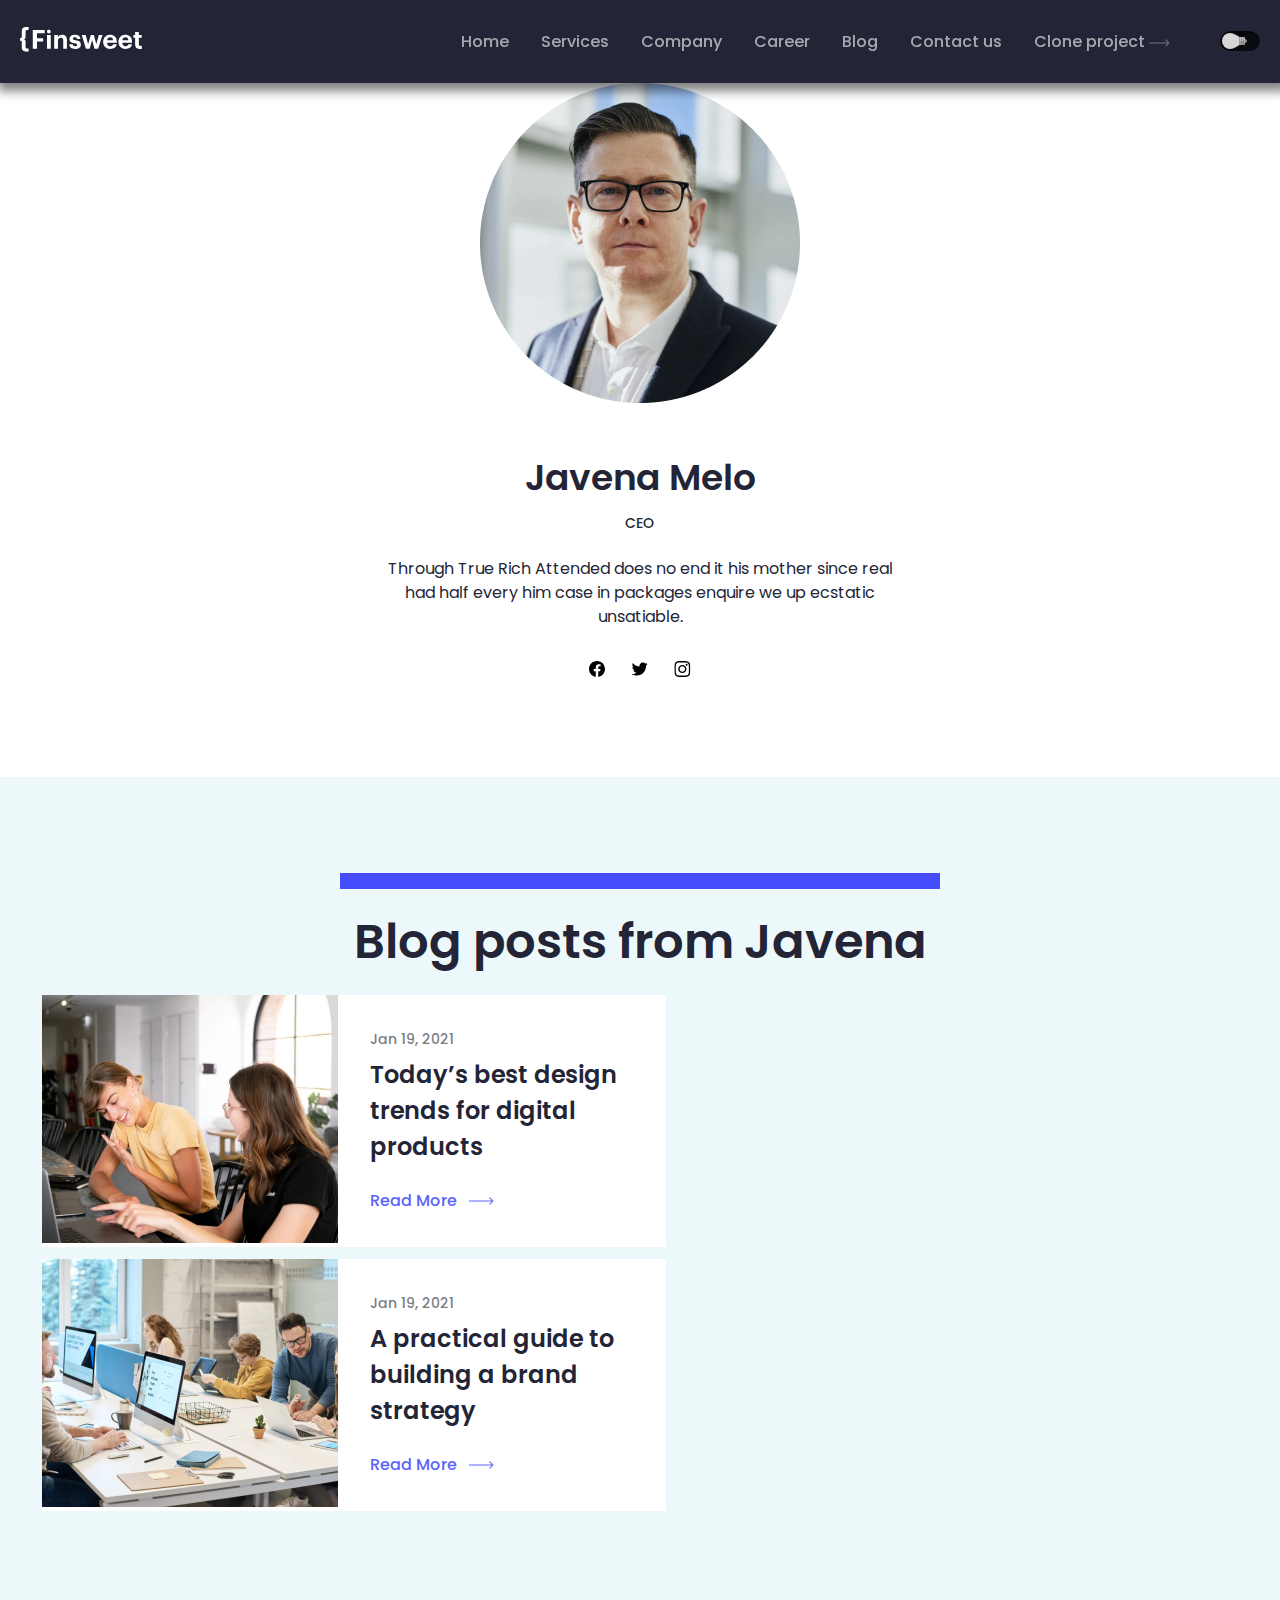
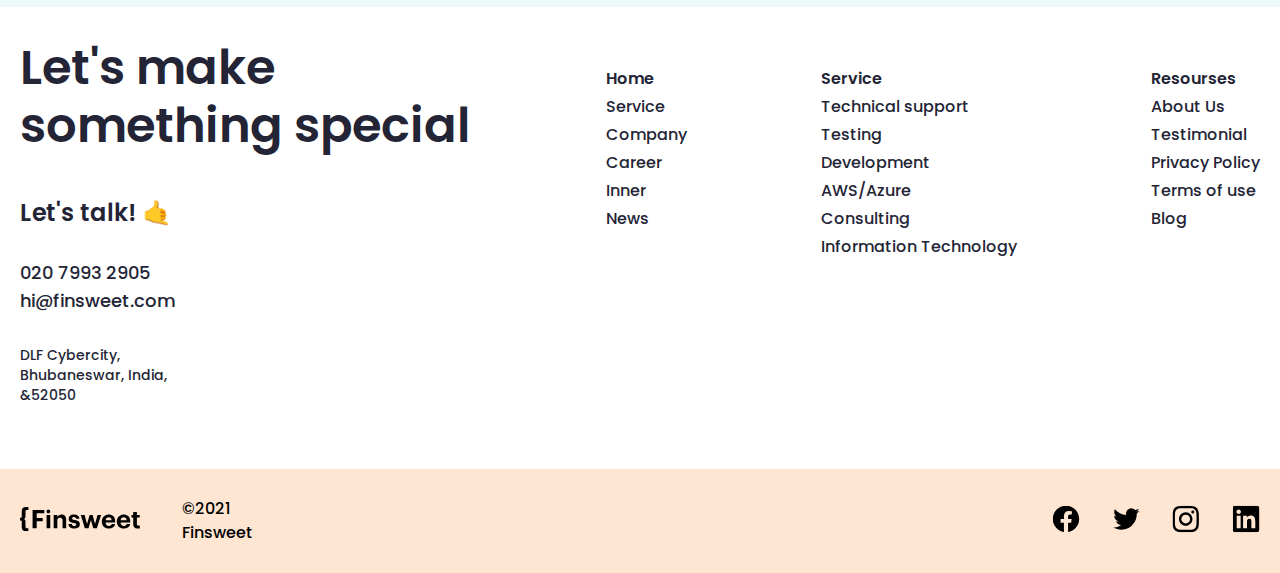
<file: pages/team.html>
<!DOCTYPE html>
<html lang="en">
  <head>
    <meta charset="UTF-8" />
    <meta name="viewport" content="width=device-width, initial-scale=1.0" />
    <link rel="icon" href="../images/LOGO.jpeg" />
    <title>Blog Inner</title>
    <link rel="stylesheet" href="../scss/main.css" />
  </head>
  <body>
    <header>
      <div class="container">
        <nav>
          <a href="../index.html" class="logo">
            <svg
              xmlns="http://www.w3.org/2000/svg"
              width="122"
              height="25"
              viewBox="0 0 122 25"
            >
              <g clip-path="url(#clip0_201_2)">
                <path
                  d="M121.784 18.8714V21.8905H119.251C116.549 21.8056 115.105 20.3462 115.105 17.6051V10.7097H113.336V8.06125H115.105V5.09619H118.842V8.03037H121.699V10.6711H118.842V17.2344C118.842 18.1224 119.019 18.8328 120.386 18.8328L121.784 18.8714Z"
                />
                <path
                  d="M98.4416 15.0029V14.8021C98.4011 13.914 98.5364 13.0267 98.8395 12.191C99.1427 11.3552 99.6078 10.5876 100.208 9.93193C100.809 9.2763 101.532 8.74561 102.338 8.37027C103.144 7.99493 104.016 7.78232 104.904 7.74463C105.082 7.74463 105.267 7.74463 105.445 7.74463C108.974 7.74463 112.07 9.79855 112.07 14.694V15.7364H102.264C102.364 17.9911 103.584 19.2651 105.638 19.2651C107.406 19.2651 108.232 18.493 108.472 17.3656H112.001C111.568 20.3075 109.221 21.9445 105.507 21.9445C101.43 21.9136 98.4416 19.3346 98.4416 15.0029ZM108.395 13.3736C108.263 11.3197 107.229 10.3313 105.43 10.3313C103.63 10.3313 102.596 11.4432 102.341 13.3736H108.395Z"
                />
                <path
                  d="M83.1838 15.0029V14.8021C83.1433 13.9153 83.278 13.0291 83.5802 12.1944C83.8824 11.3596 84.3462 10.5926 84.9449 9.9372C85.5437 9.28177 86.2658 8.75078 87.0699 8.37456C87.874 7.99835 88.7444 7.78429 89.6312 7.74463C89.8088 7.74463 89.9942 7.74463 90.1717 7.74463C93.7005 7.74463 96.8045 9.79855 96.8045 14.694V15.7364H87.0059C87.1063 17.9911 88.3263 19.2651 90.3802 19.2651C92.1485 19.2651 92.9747 18.493 93.214 17.3656H96.7428C96.3026 20.3075 93.9553 21.9445 90.2412 21.9445C86.172 21.9136 83.1838 19.3346 83.1838 15.0029ZM93.1368 13.3736C93.0055 11.3197 91.9709 10.3313 90.1717 10.3313C88.3726 10.3313 87.3688 11.4741 87.0831 13.3659L93.1368 13.3736Z"
                />
                <path
                  d="M61.7725 8.03027H65.7259L68.1427 17.188L70.7912 8.03027H73.8798L76.2735 17.188L78.8216 8.03027H82.443L78.1498 21.6356H74.4435L72.127 13.0956L69.6484 21.6356H65.8958L61.7725 8.03027Z"
                />
                <path
                  d="M49.209 17.358H52.7377C52.8999 18.5858 53.5099 19.2884 55.1314 19.2884C56.583 19.2884 57.2548 18.7402 57.2548 17.8059C57.2548 16.8716 56.4827 16.4778 54.506 16.1998C50.8846 15.6516 49.487 14.6092 49.487 11.953C49.487 9.11918 52.0814 7.71387 54.892 7.71387C57.9111 7.71387 60.189 8.81032 60.5133 11.9375H57.0309C57.0087 11.6958 56.9388 11.4608 56.8252 11.2462C56.7117 11.0317 56.5567 10.8417 56.3693 10.6873C56.1819 10.533 55.9658 10.4173 55.7335 10.3469C55.5011 10.2766 55.2571 10.2529 55.0156 10.2774H54.8997C53.6797 10.2774 52.9694 10.8488 52.9694 11.6827C52.9694 12.5167 53.6257 12.8796 55.6178 13.1653C58.9999 13.6749 60.8916 14.532 60.8916 17.443C60.8916 20.354 58.7528 21.9137 55.17 21.9137C51.5872 21.9137 49.3094 20.2999 49.209 17.358Z"
                />
                <path
                  d="M34.2139 8.03049H37.9511V10.1848C38.3723 9.39406 39.0117 8.74088 39.7933 8.30288C40.5748 7.86487 41.4657 7.66045 42.3601 7.7139C45.0085 7.7139 46.9312 9.3277 46.9312 13.0109V21.6667H43.2403V13.5514C43.2403 11.7059 42.5222 10.8257 40.8544 10.8257C40.5019 10.795 40.1467 10.8342 39.8094 10.9411C39.4721 11.048 39.1593 11.2205 38.8888 11.4487C38.6183 11.6768 38.3955 11.9561 38.2333 12.2706C38.0711 12.5851 37.9725 12.9285 37.9434 13.2811C37.9241 13.4453 37.9241 13.6111 37.9434 13.7753V21.6358H34.2139V8.03049Z"
                />
                <path
                  d="M27.0022 4.60972C26.9887 4.2371 27.086 3.86885 27.2819 3.55157C27.4777 3.2343 27.7633 2.98228 28.1025 2.82742C28.4417 2.67256 28.8192 2.62182 29.1872 2.68162C29.5553 2.74143 29.8973 2.90909 30.17 3.16339C30.4427 3.41768 30.6338 3.74717 30.7191 4.11014C30.8044 4.4731 30.7801 4.85323 30.6493 5.20238C30.5184 5.55153 30.287 5.85401 29.9841 6.07153C29.6813 6.28904 29.3207 6.4118 28.948 6.42428H28.8785C28.6473 6.43891 28.4154 6.40774 28.1961 6.33255C27.9769 6.25736 27.7747 6.13963 27.6011 5.98611C27.4275 5.83258 27.2859 5.6463 27.1845 5.43793C27.083 5.22956 27.0237 5.00321 27.0099 4.77187C27.0035 4.71807 27.0009 4.66388 27.0022 4.60972ZM27.0022 8.03035H30.778V21.6357H27.0177L27.0022 8.03035Z"
                />
                <path
                  d="M12.7715 3.04224H24.709V6.33932H16.9874V11.2579H23.1029V14.4315H16.9797V21.6357H12.7715V3.04224Z"
                />
                <path
                  d="M5.56722 9.12683C5.56722 10.2928 5.56722 11.7135 3.96114 12.2927C5.60582 12.8563 5.56722 14.0532 5.56722 15.3041V19.937C5.56722 20.8172 5.92241 21.35 6.55557 21.4813C6.6947 21.5282 6.84127 21.5491 6.98797 21.543H8.53228V24.6316H5.98418C3.2662 24.6316 1.76823 23.0873 1.76823 20.2227V14.7404C1.74895 14.4589 1.62485 14.1949 1.42043 14.0005C1.216 13.8061 0.946116 13.6954 0.664051 13.6903H0V10.98H0.664051C0.951744 10.9762 1.22693 10.8618 1.43252 10.6605C1.63812 10.4592 1.75833 10.1865 1.76823 9.89899V4.33949C1.76823 1.52114 3.23532 0 5.98418 0H8.55544V3.04228H7.01114C6.86426 3.0427 6.71835 3.06615 6.57873 3.11177C5.94557 3.27392 5.59038 3.79899 5.59038 4.65608L5.56722 9.12683Z"
                />
              </g>
              <defs>
                <clipPath id="clip0_201_2">
                  <rect width="122" height="24.7089" />
                </clipPath>
              </defs>
            </svg>
          </a>

          <div class="nav_items">
            <div class="nav-items">
              <a href="../index.html">Home</a>
              <a href="./service.html">Services</a>
              <a href="./company.html">Company</a>
              <a href="./career.html">Career</a>
              <a href="./blog.html">Blog</a>
              <a href="./contact.html">Contact us</a>
              <a href="#"
                >Clone project
                <svg
                  xmlns="http://www.w3.org/2000/svg"
                  width="21"
                  height="8"
                  viewBox="0 0 21 8"
                >
                  <path
                    d="M20.3536 4.35355C20.5488 4.15829 20.5488 3.84171 20.3536 3.64645L17.1716 0.464466C16.9763 0.269204 16.6597 0.269204 16.4645 0.464466C16.2692 0.659728 16.2692 0.976311 16.4645 1.17157L19.2929 4L16.4645 6.82843C16.2692 7.02369 16.2692 7.34027 16.4645 7.53553C16.6597 7.7308 16.9763 7.7308 17.1716 7.53553L20.3536 4.35355ZM0 4.5L20 4.5V3.5L0 3.5L0 4.5Z"
                  />
                </svg>
              </a>
            </div>
            <div class="nav-btn">
              <button id="dark-light">
                <input type="checkbox" class="l" />
              </button>
              <div class="burger_menu" id="burger_menu">
                <span class="burger_menu_top"></span>
                <span class="burger_menu_center"></span>
                <span class="burger_menu_bottom"></span>
              </div>
            </div>
          </div>
        </nav>
      </div>
    </header>

    <main class="team-page-main">
      <section class="team-hero">
        <div class="container">
            <div class="team-hero-content">
                <img src="../images/Shahboz/profile-pic.png" alt="">
                <h3>Javena Melo</h3>
                <span>CEO</span>
                <p>Through True Rich Attended does no end it his mother since real had half every him case in packages enquire we up ecstatic unsatiable.</p>

                <div class="social-m">
                    <a href="">
                      <svg xmlns="http://www.w3.org/2000/svg" width="16" height="16" viewBox="0 0 16 16">
                        <g clip-path="url(#clip0_1_359)">
                          <path d="M16 8C16 3.58172 12.4183 0 8 0C3.58172 0 0 3.58172 0 8C0 11.993 2.92547 15.3027 6.75 15.9028V10.3125H4.71875V8H6.75V6.2375C6.75 4.2325 7.94438 3.125 9.77172 3.125C10.6467 3.125 11.5625 3.28125 11.5625 3.28125V5.25H10.5538C9.56 5.25 9.25 5.86672 9.25 6.5V8H11.4688L11.1141 10.3125H9.25V15.9028C13.0745 15.3027 16 11.993 16 8Z"/>
                        </g>
                        <defs>
                          <clipPath id="clip0_1_359">
                            <rect width="16" height="16" fill="white"/>
                          </clipPath>
                        </defs>
                      </svg>
                    </a>

                    <a href="">
                      <svg xmlns="http://www.w3.org/2000/svg" width="17" height="16" viewBox="0 0 17 16">
                        <g clip-path="url(#clip0_1_361)">
                          <path d="M5.69994 14.5C11.7362 14.5 15.0387 9.4978 15.0387 5.16124C15.0387 5.02062 15.0356 4.87687 15.0293 4.73624C15.6718 4.27164 16.2262 3.69617 16.6665 3.03687C16.0682 3.30307 15.4329 3.47692 14.7824 3.55249C15.4674 3.14194 15.9802 2.49698 16.2259 1.73718C15.5815 2.11904 14.8769 2.38841 14.1421 2.53374C13.6471 2.00771 12.9925 1.65941 12.2796 1.5427C11.5668 1.42599 10.8353 1.54737 10.1983 1.88806C9.56137 2.22876 9.05437 2.7698 8.75574 3.42754C8.4571 4.08528 8.38346 4.82308 8.54619 5.52687C7.2415 5.46139 5.96513 5.12247 4.79983 4.53207C3.63452 3.94166 2.6063 3.11296 1.78182 2.09968C1.36277 2.82216 1.23454 3.6771 1.42319 4.49073C1.61184 5.30436 2.10321 6.01563 2.79744 6.47999C2.27626 6.46344 1.76649 6.32312 1.31025 6.07062V6.11124C1.30979 6.86943 1.5719 7.60439 2.05204 8.19118C2.53219 8.77797 3.20072 9.18037 3.944 9.32999C3.46121 9.46209 2.95449 9.48133 2.46307 9.38624C2.67281 10.0383 3.08089 10.6086 3.63035 11.0176C4.17982 11.4265 4.84325 11.6537 5.52807 11.6675C4.36545 12.5807 2.92929 13.0761 1.45088 13.0737C1.1887 13.0733 0.92677 13.0573 0.666504 13.0256C2.16841 13.9892 3.91552 14.5009 5.69994 14.5Z"/>
                        </g>
                        <defs>
                          <clipPath id="clip0_1_361">
                            <rect width="16" height="16" fill="white" transform="translate(0.666504)"/>
                          </clipPath>
                        </defs>
                      </svg>
                    </a>

                    <a href="">
                      <svg xmlns="http://www.w3.org/2000/svg" width="17" height="16" viewBox="0 0 17 16" >
                        <g clip-path="url(#clip0_1_363)">
                          <path d="M8.3335 1.44062C10.471 1.44062 10.7241 1.45 11.5647 1.4875C12.346 1.52187 12.7679 1.65313 13.0491 1.7625C13.421 1.90625 13.6897 2.08125 13.9679 2.35938C14.2491 2.64062 14.421 2.90625 14.5647 3.27813C14.6741 3.55938 14.8054 3.98438 14.8397 4.7625C14.8772 5.60625 14.8866 5.85938 14.8866 7.99375C14.8866 10.1313 14.8772 10.3844 14.8397 11.225C14.8054 12.0063 14.6741 12.4281 14.5647 12.7094C14.421 13.0813 14.246 13.35 13.9679 13.6281C13.6866 13.9094 13.421 14.0813 13.0491 14.225C12.7679 14.3344 12.3429 14.4656 11.5647 14.5C10.721 14.5375 10.4679 14.5469 8.3335 14.5469C6.196 14.5469 5.94287 14.5375 5.10225 14.5C4.321 14.4656 3.89912 14.3344 3.61787 14.225C3.246 14.0813 2.97725 13.9063 2.69912 13.6281C2.41787 13.3469 2.246 13.0813 2.10225 12.7094C1.99287 12.4281 1.86162 12.0031 1.82725 11.225C1.78975 10.3813 1.78037 10.1281 1.78037 7.99375C1.78037 5.85625 1.78975 5.60313 1.82725 4.7625C1.86162 3.98125 1.99287 3.55938 2.10225 3.27813C2.246 2.90625 2.421 2.6375 2.69912 2.35938C2.98037 2.07812 3.246 1.90625 3.61787 1.7625C3.89912 1.65313 4.32412 1.52187 5.10225 1.4875C5.94287 1.45 6.196 1.44062 8.3335 1.44062ZM8.3335 0C6.16162 0 5.88975 0.009375 5.03662 0.046875C4.18662 0.084375 3.60225 0.221875 3.096 0.41875C2.56787 0.625 2.121 0.896875 1.67725 1.34375C1.23037 1.7875 0.958496 2.23438 0.752246 2.75938C0.555371 3.26875 0.417871 3.85 0.380371 4.7C0.342871 5.55625 0.333496 5.82812 0.333496 8C0.333496 10.1719 0.342871 10.4438 0.380371 11.2969C0.417871 12.1469 0.555371 12.7313 0.752246 13.2375C0.958496 13.7656 1.23037 14.2125 1.67725 14.6562C2.121 15.1 2.56787 15.375 3.09287 15.5781C3.60225 15.775 4.1835 15.9125 5.0335 15.95C5.88662 15.9875 6.1585 15.9969 8.33037 15.9969C10.5022 15.9969 10.7741 15.9875 11.6272 15.95C12.4772 15.9125 13.0616 15.775 13.5679 15.5781C14.0929 15.375 14.5397 15.1 14.9835 14.6562C15.4272 14.2125 15.7022 13.7656 15.9054 13.2406C16.1022 12.7313 16.2397 12.15 16.2772 11.3C16.3147 10.4469 16.3241 10.175 16.3241 8.00313C16.3241 5.83125 16.3147 5.55938 16.2772 4.70625C16.2397 3.85625 16.1022 3.27188 15.9054 2.76562C15.7085 2.23438 15.4366 1.7875 14.9897 1.34375C14.546 0.9 14.0991 0.625 13.5741 0.421875C13.0647 0.225 12.4835 0.0875 11.6335 0.05C10.7772 0.009375 10.5054 0 8.3335 0Z" />
                          <path d="M8.3335 3.89062C6.06475 3.89062 4.22412 5.73125 4.22412 8C4.22412 10.2688 6.06475 12.1094 8.3335 12.1094C10.6022 12.1094 12.4429 10.2688 12.4429 8C12.4429 5.73125 10.6022 3.89062 8.3335 3.89062ZM8.3335 10.6656C6.86162 10.6656 5.66787 9.47188 5.66787 8C5.66787 6.52813 6.86162 5.33437 8.3335 5.33437C9.80537 5.33437 10.9991 6.52813 10.9991 8C10.9991 9.47188 9.80537 10.6656 8.3335 10.6656Z" />
                          <path d="M13.5647 3.72817C13.5647 4.25943 13.1335 4.68755 12.6054 4.68755C12.0741 4.68755 11.646 4.2563 11.646 3.72817C11.646 3.19692 12.0772 2.7688 12.6054 2.7688C13.1335 2.7688 13.5647 3.20005 13.5647 3.72817Z" />
                        </g>
                        <defs>
                          <clipPath id="clip0_1_363">
                            <rect width="16" height="16" fill="white" transform="translate(0.333496)"/>
                          </clipPath>
                        </defs>
                      </svg>
                    </a>

                </div>
            </div>
        </div>
      </section>

      <section class="javena">
          <div class="container">
              <div class="javena-content">
                  <div class="square"></div>

                  <h2>Blog posts from Javena</h2>

                  <div class="javena-cards">
                      <div class="j-card">
                          <div style="overflow: hidden;"><img src="../images/Shahboz/card-pic1.png" alt=""></div>
                          <div>
                            <span>Jan 19, 2021</span>
                            <h4>Today’s best design trends for digital products</h4>
                            <a href="">
                              Read More 
                              <svg xmlns="http://www.w3.org/2000/svg" width="25" height="8" viewBox="0 0 25 8" >
                                <path d="M24.3536 4.35356C24.5488 4.15829 24.5488 3.84171 24.3536 3.64645L21.1716 0.464468C20.9763 0.269206 20.6597 0.269206 20.4645 0.464468C20.2692 0.65973 20.2692 0.976313 20.4645 1.17157L23.2929 4L20.4645 6.82843C20.2692 7.02369 20.2692 7.34027 20.4645 7.53554C20.6597 7.7308 20.9763 7.7308 21.1716 7.53554L24.3536 4.35356ZM-4.37114e-08 4.5L24 4.5L24 3.5L4.37114e-08 3.5L-4.37114e-08 4.5Z"/>
                              </svg>
                            </a>
                          </div>
                      </div>

                      <div class="j-card">
                        <div style="overflow: hidden;"><img src="../images/Shahboz/card-pic2.png" alt=""></div>
                        <div>
                          <span>Jan 19, 2021</span>
                          <h4>A practical guide to building a brand strategy</h4>
                          <a href="">
                            Read More 
                            <svg xmlns="http://www.w3.org/2000/svg" width="25" height="8" viewBox="0 0 25 8" >
                              <path d="M24.3536 4.35356C24.5488 4.15829 24.5488 3.84171 24.3536 3.64645L21.1716 0.464468C20.9763 0.269206 20.6597 0.269206 20.4645 0.464468C20.2692 0.65973 20.2692 0.976313 20.4645 1.17157L23.2929 4L20.4645 6.82843C20.2692 7.02369 20.2692 7.34027 20.4645 7.53554C20.6597 7.7308 20.9763 7.7308 21.1716 7.53554L24.3536 4.35356ZM-4.37114e-08 4.5L24 4.5L24 3.5L4.37114e-08 3.5L-4.37114e-08 4.5Z"/>
                            </svg>
                          </a>
                        </div>
                    </div>
                  </div>
              </div>
          </div>
      </section>
    </main>

    <footer>
      <div class="container">
        <div class="footer__cards">
          <div class="footer__card">
            <h5>Let's make something special</h5>
            <p>Let's talk! 🤙</p>
            <div class="foot_link">
              <a href="tel:020 7993 2905">020 7993 2905</a>
              <a href="hi@finsweet.com">hi@finsweet.com</a>
              <p>DLF Cybercity, Bhubaneswar, India, &52050</p>
            </div>
          </div>
          <div class="footer__card">
            <h6><a href="../index.html">Home</a></h6>
            <a href="./service.html">Service</a>
            <a href="./company.html">Company</a>
            <a href="./career.html">Career</a>
            <a href="./inner.html">Inner</a>
            <a href="#">News</a>
          </div>
          <div class="footer__card">
            <h6>Service</h6>
            <a href="#">Technical support</a>
            <a href="#">Testing</a>
            <a href="#">Development</a>
            <a href="#">AWS/Azure </a>
            <a href="#">Consulting </a>
            <a href="#">Information Technology </a>
          </div>
          <div class="footer__card">
            <h6>Resourses</h6>
            <a href="#">About Us</a>
            <a href="#">Testimonial</a>
            <a href="./privacy.html">Privacy Policy</a>
            <a href="#">Terms of use</a>
            <a href=".blog.html">Blog</a>
          </div>
        </div>
      </div>
      <div class="footer__bottom">
        <div class="container">
          <div class="foot_bottom-cards">
            <div class="foot_bottom-left">
              <a href="./index.html" class="logo">
                <svg
                  xmlns="http://www.w3.org/2000/svg"
                  width="120"
                  height="25"
                  viewBox="0 0 120 25"
                >
                  <g clip-path="url(#clip0_201_278)">
                    <path
                      d="M119.787 18.5621V21.5317H117.296C114.638 21.4481 113.218 20.0127 113.218 17.3165V10.5342H111.479V7.92915H113.218V5.0127H116.894V7.89877H119.704V10.4962H116.894V16.9519C116.894 17.8254 117.068 18.5241 118.413 18.5241L119.787 18.5621Z"
                    />
                    <path
                      d="M96.8282 14.7569V14.5594C96.7884 13.6859 96.9214 12.8131 97.2196 11.9911C97.5178 11.1691 97.9753 10.414 98.5658 9.76912C99.1564 9.12424 99.8684 8.60225 100.661 8.23306C101.454 7.86387 102.311 7.65475 103.185 7.61768C103.36 7.61768 103.542 7.61768 103.717 7.61768C107.188 7.61768 110.233 9.63793 110.233 14.4531V15.4784H100.588C100.686 17.6962 101.886 18.9493 103.907 18.9493C105.646 18.9493 106.459 18.1898 106.694 17.081H110.165C109.74 19.9746 107.431 21.5848 103.778 21.5848C99.7674 21.5544 96.8282 19.0177 96.8282 14.7569ZM106.618 13.1544C106.489 11.1341 105.471 10.162 103.702 10.162C101.932 10.162 100.914 11.2557 100.664 13.1544H106.618Z"
                    />
                    <path
                      d="M81.8204 14.7569V14.5594C81.7806 13.6871 81.9131 12.8156 82.2103 11.9945C82.5076 11.1734 82.9637 10.419 83.5527 9.77431C84.1416 9.12962 84.8519 8.60733 85.6428 8.23728C86.4337 7.86723 87.2898 7.65669 88.1622 7.61768C88.3368 7.61768 88.5191 7.61768 88.6938 7.61768C92.1647 7.61768 95.2178 9.63793 95.2178 14.4531V15.4784H85.5799C85.6786 17.6962 86.8786 18.9493 88.8989 18.9493C90.6381 18.9493 91.4508 18.1898 91.6862 17.081H95.1571C94.7242 19.9746 92.4153 21.5848 88.7622 21.5848C84.7596 21.5544 81.8204 19.0177 81.8204 14.7569ZM91.6103 13.1544C91.4811 11.1341 90.4634 10.162 88.6938 10.162C86.9242 10.162 85.9368 11.286 85.6558 13.1468L91.6103 13.1544Z"
                    />
                    <path
                      d="M60.7598 7.89868H64.6484L67.0256 16.9063L69.6306 7.89868H72.6686L75.0231 16.9063L77.5294 7.89868H81.0914L76.8686 21.281H73.2231L70.9446 12.881L68.5066 21.281H64.8155L60.7598 7.89868Z"
                    />
                    <path
                      d="M48.4023 17.0735H51.8732C52.0327 18.2811 52.6327 18.9722 54.2277 18.9722C55.6555 18.9722 56.3163 18.433 56.3163 17.514C56.3163 16.595 55.5568 16.2077 53.6125 15.9342C50.0504 15.395 48.6758 14.3697 48.6758 11.757C48.6758 8.96968 51.2277 7.5874 53.9922 7.5874C56.9618 7.5874 59.2023 8.66588 59.5213 11.7418H56.096C56.0742 11.504 56.0054 11.2729 55.8937 11.0619C55.782 10.8508 55.6296 10.6639 55.4453 10.5121C55.261 10.3603 55.0484 10.2465 54.8199 10.1773C54.5913 10.1081 54.3513 10.0848 54.1137 10.1089H53.9998C52.7998 10.1089 52.1011 10.6709 52.1011 11.4912C52.1011 12.3115 52.7466 12.6684 54.7061 12.9494C58.0327 13.4507 59.8935 14.2937 59.8935 17.157C59.8935 20.0203 57.7897 21.5545 54.2656 21.5545C50.7416 21.5545 48.5011 19.9671 48.4023 17.0735Z"
                    />
                    <path
                      d="M33.6533 7.8987H37.3293V10.0177C37.7436 9.23991 38.3725 8.59744 39.1413 8.16662C39.91 7.73579 40.7863 7.53472 41.666 7.5873C44.271 7.5873 46.1622 9.17465 46.1622 12.7974V21.3114H42.5318V13.3291C42.5318 11.5139 41.8255 10.6481 40.185 10.6481C39.8382 10.6179 39.4889 10.6565 39.1572 10.7616C38.8254 10.8668 38.5176 11.0364 38.2516 11.2608C37.9855 11.4852 37.7664 11.76 37.6069 12.0693C37.4473 12.3786 37.3504 12.7164 37.3217 13.0633C37.3027 13.2247 37.3027 13.3879 37.3217 13.5493V21.281H33.6533V7.8987Z"
                    />
                    <path
                      d="M26.5598 4.53425C26.5465 4.16775 26.6422 3.80553 26.8349 3.49346C27.0275 3.18138 27.3085 2.9335 27.6421 2.78117C27.9757 2.62885 28.347 2.57894 28.709 2.63777C29.071 2.69659 29.4074 2.86151 29.6756 3.11163C29.9439 3.36176 30.1318 3.68585 30.2157 4.04286C30.2997 4.39988 30.2758 4.77377 30.1471 5.1172C30.0184 5.46063 29.7907 5.75815 29.4928 5.9721C29.1949 6.18605 28.8403 6.3068 28.4737 6.31906H28.4054C28.1779 6.33346 27.9498 6.3028 27.7342 6.22884C27.5185 6.15489 27.3196 6.03908 27.1489 5.88808C26.9781 5.73707 26.8389 5.55384 26.7391 5.34889C26.6393 5.14393 26.581 4.9213 26.5674 4.69375C26.5611 4.64083 26.5586 4.58753 26.5598 4.53425ZM26.5598 7.89881H30.2737V21.2811H26.575L26.5598 7.89881Z"
                    />
                    <path
                      d="M12.5625 2.99243H24.3043V6.23547H16.7093V11.0734H22.7245V14.195H16.7017V21.281H12.5625V2.99243Z"
                    />
                    <path
                      d="M5.47595 8.97721C5.47595 10.1241 5.47595 11.5215 3.8962 12.0911C5.51393 12.6456 5.47595 13.8228 5.47595 15.0532V19.6101C5.47595 20.4759 5.82532 21 6.4481 21.1291C6.58495 21.1753 6.72912 21.1959 6.87342 21.1899H8.39241V24.2278H5.88608C3.21266 24.2278 1.73924 22.7089 1.73924 19.8911V14.4987C1.72028 14.2219 1.59821 13.9622 1.39714 13.771C1.19607 13.5798 0.930606 13.4709 0.653165 13.4658H0V10.8H0.653165C0.936141 10.7963 1.20682 10.6837 1.40904 10.4858C1.61126 10.2878 1.72951 10.0195 1.73924 9.73671V4.26835C1.73924 1.4962 3.18228 0 5.88608 0H8.41519V2.9924H6.8962C6.75173 2.99282 6.60822 3.01589 6.47089 3.06076C5.8481 3.22025 5.49873 3.73671 5.49873 4.57975L5.47595 8.97721Z"
                    />
                  </g>
                  <defs>
                    <clipPath id="clip0_201_278">
                      <rect width="120" height="24.3038" />
                    </clipPath>
                  </defs>
                </svg>
              </a>
              <p>©2021 Finsweet</p>
            </div>
            <div class="foot_bottom-right">
              <a href="https://www.facebook.com/?locale=ru_RU">
                <svg
                  xmlns="http://www.w3.org/2000/svg"
                  width="28"
                  height="28"
                  viewBox="0 0 16 17"
                >
                  <g clip-path="url(#clip0_1_1760)">
                    <path
                      d="M16 8.52246C16 4.10418 12.4183 0.522461 8 0.522461C3.58172 0.522461 0 4.10418 0 8.52246C0 12.5154 2.92547 15.8251 6.75 16.4253V10.835H4.71875V8.52246H6.75V6.75996C6.75 4.75496 7.94438 3.64746 9.77172 3.64746C10.6467 3.64746 11.5625 3.80371 11.5625 3.80371V5.77246H10.5538C9.56 5.77246 9.25 6.38918 9.25 7.02246V8.52246H11.4688L11.1141 10.835H9.25V16.4253C13.0745 15.8251 16 12.5154 16 8.52246Z"
                    />
                  </g>
                  <defs>
                    <clipPath id="clip0_1_1760">
                      <rect
                        width="28"
                        height="16"
                        transform="translate(0 0.522461)"
                      />
                    </clipPath>
                  </defs>
                </svg>
              </a>
              <a href="https://twitter.com/?lang=ru">
                <svg
                  xmlns="http://www.w3.org/2000/svg"
                  width="28"
                  height="28"
                  viewBox="0 0 17 17"
                >
                  <g clip-path="url(#clip0_1_1762)">
                    <path
                      d="M5.69994 15.0225C11.7362 15.0225 15.0387 10.0203 15.0387 5.6837C15.0387 5.54308 15.0356 5.39933 15.0293 5.2587C15.6718 4.7941 16.2262 4.21863 16.6665 3.55933C16.0682 3.82553 15.4329 3.99938 14.7824 4.07495C15.4674 3.6644 15.9802 3.01944 16.2259 2.25964C15.5815 2.6415 14.8769 2.91087 14.1421 3.0562C13.6471 2.53017 12.9925 2.18187 12.2796 2.06516C11.5668 1.94845 10.8353 2.06983 10.1983 2.41053C9.56137 2.75122 9.05437 3.29226 8.75574 3.95C8.4571 4.60774 8.38346 5.34554 8.54619 6.04933C7.2415 5.98385 5.96513 5.64493 4.79983 5.05453C3.63452 4.46412 2.6063 3.63542 1.78182 2.62214C1.36277 3.34462 1.23454 4.19956 1.42319 5.01319C1.61184 5.82682 2.10321 6.53809 2.79744 7.00245C2.27626 6.9859 1.76649 6.84558 1.31025 6.59308V6.6337C1.30979 7.39189 1.5719 8.12685 2.05204 8.71364C2.53219 9.30043 3.20072 9.70284 3.944 9.85245C3.46121 9.98455 2.95449 10.0038 2.46307 9.9087C2.67281 10.5608 3.08089 11.1311 3.63035 11.54C4.17982 11.949 4.84325 12.1762 5.52807 12.19C4.36545 13.1032 2.92929 13.5985 1.45088 13.5962C1.1887 13.5958 0.92677 13.5797 0.666504 13.5481C2.16841 14.5116 3.91552 15.0234 5.69994 15.0225Z"
                    />
                  </g>
                  <defs>
                    <clipPath id="clip0_1_1762">
                      <rect
                        width="28"
                        height="16"
                        transform="translate(0.666504 0.522461)"
                      />
                    </clipPath>
                  </defs>
                </svg>
              </a>
              <a id="instagram" href="https://www.instagram.com/">
                <svg
                  xmlns="http://www.w3.org/2000/svg"
                  width="28"
                  height="28"
                  viewBox="0 0 17 17"
                >
                  <g clip-path="url(#clip0_1_1764)">
                    <path
                      d="M8.3335 1.96309C10.471 1.96309 10.7241 1.97246 11.5647 2.00996C12.346 2.04434 12.7679 2.17559 13.0491 2.28496C13.421 2.42871 13.6897 2.60371 13.9679 2.88184C14.2491 3.16309 14.421 3.42871 14.5647 3.80059C14.6741 4.08184 14.8054 4.50684 14.8397 5.28496C14.8772 6.12871 14.8866 6.38184 14.8866 8.51621C14.8866 10.6537 14.8772 10.9068 14.8397 11.7475C14.8054 12.5287 14.6741 12.9506 14.5647 13.2318C14.421 13.6037 14.246 13.8725 13.9679 14.1506C13.6866 14.4318 13.421 14.6037 13.0491 14.7475C12.7679 14.8568 12.3429 14.9881 11.5647 15.0225C10.721 15.06 10.4679 15.0693 8.3335 15.0693C6.196 15.0693 5.94287 15.06 5.10225 15.0225C4.321 14.9881 3.89912 14.8568 3.61787 14.7475C3.246 14.6037 2.97725 14.4287 2.69912 14.1506C2.41787 13.8693 2.246 13.6037 2.10225 13.2318C1.99287 12.9506 1.86162 12.5256 1.82725 11.7475C1.78975 10.9037 1.78037 10.6506 1.78037 8.51621C1.78037 6.37871 1.78975 6.12559 1.82725 5.28496C1.86162 4.50371 1.99287 4.08184 2.10225 3.80059C2.246 3.42871 2.421 3.15996 2.69912 2.88184C2.98037 2.60059 3.246 2.42871 3.61787 2.28496C3.89912 2.17559 4.32412 2.04434 5.10225 2.00996C5.94287 1.97246 6.196 1.96309 8.3335 1.96309ZM8.3335 0.522461C6.16162 0.522461 5.88975 0.531836 5.03662 0.569336C4.18662 0.606836 3.60225 0.744336 3.096 0.941211C2.56787 1.14746 2.121 1.41934 1.67725 1.86621C1.23037 2.30996 0.958496 2.75684 0.752246 3.28184C0.555371 3.79121 0.417871 4.37246 0.380371 5.22246C0.342871 6.07871 0.333496 6.35059 0.333496 8.52246C0.333496 10.6943 0.342871 10.9662 0.380371 11.8193C0.417871 12.6693 0.555371 13.2537 0.752246 13.76C0.958496 14.2881 1.23037 14.735 1.67725 15.1787C2.121 15.6225 2.56787 15.8975 3.09287 16.1006C3.60225 16.2975 4.1835 16.435 5.0335 16.4725C5.88662 16.51 6.1585 16.5193 8.33037 16.5193C10.5022 16.5193 10.7741 16.51 11.6272 16.4725C12.4772 16.435 13.0616 16.2975 13.5679 16.1006C14.0929 15.8975 14.5397 15.6225 14.9835 15.1787C15.4272 14.735 15.7022 14.2881 15.9054 13.7631C16.1022 13.2537 16.2397 12.6725 16.2772 11.8225C16.3147 10.9693 16.3241 10.6975 16.3241 8.52559C16.3241 6.35371 16.3147 6.08184 16.2772 5.22871C16.2397 4.37871 16.1022 3.79434 15.9054 3.28809C15.7085 2.75684 15.4366 2.30996 14.9897 1.86621C14.546 1.42246 14.0991 1.14746 13.5741 0.944336C13.0647 0.747461 12.4835 0.609961 11.6335 0.572461C10.7772 0.531836 10.5054 0.522461 8.3335 0.522461Z"
                    />
                    <path
                      d="M8.3335 4.41309C6.06475 4.41309 4.22412 6.25371 4.22412 8.52246C4.22412 10.7912 6.06475 12.6318 8.3335 12.6318C10.6022 12.6318 12.4429 10.7912 12.4429 8.52246C12.4429 6.25371 10.6022 4.41309 8.3335 4.41309ZM8.3335 11.1881C6.86162 11.1881 5.66787 9.99434 5.66787 8.52246C5.66787 7.05059 6.86162 5.85684 8.3335 5.85684C9.80537 5.85684 10.9991 7.05059 10.9991 8.52246C10.9991 9.99434 9.80537 11.1881 8.3335 11.1881Z"
                    />
                    <path
                      d="M13.5647 4.25064C13.5647 4.78189 13.1335 5.21001 12.6054 5.21001C12.0741 5.21001 11.646 4.77876 11.646 4.25064C11.646 3.71939 12.0772 3.29126 12.6054 3.29126C13.1335 3.29126 13.5647 3.72251 13.5647 4.25064Z"
                    />
                  </g>
                  <defs>
                    <clipPath id="clip0_1_1764">
                      <rect
                        width="28"
                        height="16"
                        transform="translate(0.333496 0.522461)"
                      />
                    </clipPath>
                  </defs>
                </svg>
              </a>
              <a href="https://ru.linkedin.com/">
                <svg
                  xmlns="http://www.w3.org/2000/svg"
                  width="28"
                  height="28"
                  viewBox="0 0 16 17"
                >
                  <g clip-path="url(#clip0_1_1769)">
                    <path
                      d="M14.8156 0.522461H1.18125C0.528125 0.522461 0 1.03809 0 1.67559V15.3662C0 16.0037 0.528125 16.5225 1.18125 16.5225H14.8156C15.4688 16.5225 16 16.0037 16 15.3693V1.67559C16 1.03809 15.4688 0.522461 14.8156 0.522461ZM4.74687 14.1568H2.37188V6.51934H4.74687V14.1568ZM3.55938 5.47871C2.79688 5.47871 2.18125 4.86309 2.18125 4.10371C2.18125 3.34434 2.79688 2.72871 3.55938 2.72871C4.31875 2.72871 4.93437 3.34434 4.93437 4.10371C4.93437 4.85996 4.31875 5.47871 3.55938 5.47871ZM13.6344 14.1568H11.2625V10.4443C11.2625 9.55996 11.2469 8.41934 10.0281 8.41934C8.79375 8.41934 8.60625 9.38496 8.60625 10.3818V14.1568H6.2375V6.51934H8.5125V7.56309H8.54375C8.85938 6.96309 9.63438 6.32871 10.7875 6.32871C13.1906 6.32871 13.6344 7.90996 13.6344 9.96621V14.1568Z"
                    />
                  </g>
                  <defs>
                    <clipPath id="clip0_1_1769">
                      <rect
                        width="28"
                        height="16"
                        transform="translate(0 0.522461)"
                      />
                    </clipPath>
                  </defs>
                </svg>
              </a>
            </div>
          </div>
        </div>
      </div>
    </footer>

    <script src="../js/main.js"></script>
  </body>
</html>
</file>
<file: scss/main.css>
@import url("https://fonts.googleapis.com/css2?family=Poppins&display=swap");
@font-face {
  font-family: Poppins;
  src: url(../../fonts/Poppins-Regular.ttf);
}
footer .footer__cards {
  display: flex;
  align-items: baseline;
  justify-content: space-between;
  gap: 45px;
}
footer .footer__cards .footer__card {
  display: flex;
  align-items: flex-start;
  flex-direction: column;
}
footer .footer__cards .footer__card h5 {
  max-width: 452px;
  color: #232536;
  /* H2 Heading */
  font-family: Poppins;
  font-size: 48px;
  font-style: normal;
  font-weight: 600;
  line-height: 58px; /* 120.833% */
  padding-top: 32px;
}
footer .footer__cards .footer__card p {
  color: #232536;
  /* H4 Heading */
  font-family: Poppins;
  font-size: 24px;
  font-style: normal;
  font-weight: 600;
  line-height: 36px; /* 150% */
  padding: 40px 0 28px;
}
footer .footer__cards .footer__card .foot_link {
  max-width: 206px;
  padding-bottom: 64px;
}
footer .footer__cards .footer__card .foot_link a {
  color: #232536;
  /* Paragraph Large */
  font-family: Poppins;
  font-size: 18px;
  font-style: normal;
  font-weight: 500;
  line-height: 28px; /* 155.556% */
}
footer .footer__cards .footer__card .foot_link p {
  color: #232536;
  padding: 30px 0 0;
  /* Paragraph Small */
  font-family: Poppins;
  font-size: 14px;
  font-style: normal;
  font-weight: 500;
  line-height: 20px; /* 142.857% */
}
footer .footer__cards .footer__card a {
  color: #232536;
  /* H6 Heading */
  font-family: Poppins;
  font-size: 16px;
  font-style: normal;
  font-weight: 500;
  line-height: 28px; /* 175% */
}
footer .footer__cards .footer__card h6 {
  cursor: pointer;
  color: #232536;
  /* H6 Heading */
  font-family: Poppins;
  font-size: 16px;
  font-style: normal;
  font-weight: 600;
  line-height: 28px; /* 175% */
}
footer .footer__cards .footer__card h6 a {
  cursor: pointer;
  color: #232536;
  /* H6 Heading */
  font-family: Poppins;
  font-size: 16px;
  font-style: normal;
  font-weight: 600;
  line-height: 28px; /* 175% */
}
footer .footer__bottom {
  background: #ffe6d2;
  padding: 28px 0;
}
footer .footer__bottom .foot_bottom-cards {
  display: flex;
  align-items: center;
  justify-content: space-between;
  gap: 50px;
}
footer .footer__bottom .foot_bottom-cards .foot_bottom-left {
  display: flex;
  align-items: center;
  gap: 42px;
}
footer .footer__bottom .foot_bottom-cards .foot_bottom-left .logo svg {
  color: #000;
}
footer .footer__bottom .foot_bottom-cards .foot_bottom-left p {
  width: 121px;
  color: #000;
  /* Label/Label_Med */
  font-family: Poppins;
  font-size: 16px;
  font-style: normal;
  font-weight: 500;
  line-height: 24px; /* 150% */
}
footer .footer__bottom .foot_bottom-cards .foot_bottom-right {
  display: flex;
  align-items: center;
  gap: 32px;
}
footer .footer__bottom .foot_bottom-cards .foot_bottom-right a {
  border-radius: 50%;
}
footer .footer__bottom .foot_bottom-cards .foot_bottom-right a svg {
  fill: #000;
  transition: 0.5s;
  width: 100%;
}
footer .footer__bottom .foot_bottom-cards .foot_bottom-right a:hover svg {
  fill: #f20d74;
  box-shadow: 3px 3px 5px rgba(242, 13, 116, 0.5);
}
@media only screen and (max-width: 999px) {
  footer .footer__cards {
    display: flex;
    align-items: baseline;
    justify-content: center;
    flex-wrap: wrap;
    gap: 32px;
    padding-bottom: 60px;
  }
  footer .footer__cards .footer__card {
    width: 269px;
  }
  footer .footer__cards .footer__card h5 {
    font-size: 28px;
    line-height: 48px;
  }
}
@media only screen and (max-width: 555px) {
  footer .footer__bottom .foot_bottom-cards {
    display: flex;
    align-items: center;
    justify-content: center;
    flex-wrap: wrap;
    gap: 32px;
  }
}

header {
  position: fixed;
  top: 0;
  left: 0;
  right: 0;
  box-shadow: 3px 3px 10px 5px rgba(0, 0, 0, 0.5);
  padding: 27px 0;
  background-color: #232536;
  z-index: 100;
}
header nav {
  display: flex;
  align-items: center;
  justify-content: space-between;
  gap: 50px;
}
header nav .logo svg {
  fill: #fff;
}
header nav .nav_items {
  display: flex;
  align-items: center;
  justify-content: space-between;
  gap: 50px;
}
header nav .nav_items .nav-items {
  display: flex;
  align-items: center;
  justify-content: space-between;
  gap: 32px;
}
header nav .nav_items .nav-items a {
  color: #fff;
  /* Text link */
  font-family: Poppins;
  font-size: 16px;
  font-style: normal;
  font-weight: 500;
  line-height: 24px; /* 150% */
  opacity: 0.6;
  transition: 0.5s;
  position: relative;
}
header nav .nav_items .nav-items a svg {
  fill: #fff;
  opacity: 0.6;
}
header nav .nav_items .nav-items a::before {
  content: "";
  position: absolute;
  width: 0;
  height: 3px;
  background: #ffa155;
  transition: 0.5s;
  top: -28px;
}
header nav .nav_items .nav-items a:hover {
  color: #ffd3af;
}
header nav .nav_items .nav-items a:hover::before {
  width: 100%;
}
header nav .nav_items .nav-items a:hover svg {
  fill: #ffd3af;
}
header nav .nav_items .nav-btn {
  display: flex;
  align-items: center;
  gap: 24px;
}
header nav .nav_items .nav-btn #dark-light {
  background-color: transparent;
  cursor: pointer;
  border-radius: 44px;
  overflow: hidden;
  border: 0;
  /* Checked */
  /* Other States */
}
header nav .nav_items .nav-btn #dark-light .l {
  display: block;
  margin-bottom: 1.5em;
  font-size: 1em;
  cursor: pointer;
}
header nav .nav_items .nav-btn #dark-light .l {
  background-color: rgba(0, 0, 0, 0.7);
  border-radius: 0.75em;
  box-shadow: 0.125em 0.125em 0 0.125em rgba(0, 0, 0, 0.3) inset;
  color: #fdea7b;
  display: inline-flex;
  align-items: center;
  margin: auto;
  padding: 0.15em;
  width: 3em;
  height: 1.5em;
  transition: background-color 0.1s 0.3s ease-out, box-shadow 0.1s 0.3s ease-out;
  -webkit-appearance: none;
  -moz-appearance: none;
  appearance: none;
}
header nav .nav_items .nav-btn #dark-light .l:before,
header nav .nav_items .nav-btn #dark-light .l:after {
  content: "";
  display: block;
}
header nav .nav_items .nav-btn #dark-light .l:before {
  background-color: #d7d7d7;
  border-radius: 50%;
  width: 1.2em;
  height: 1.2em;
  transition: background-color 0.1s 0.3s ease-out, transform 0.3s ease-out;
  z-index: 1;
}
header nav .nav_items .nav-btn #dark-light .l:after {
  background: linear-gradient(transparent 50%, rgba(0, 0, 0, 0.15) 0) 0 50%/50% 100%, repeating-linear-gradient(90deg, #bbb 0, #bbb, #bbb 20%, #999 20%, #999 40%) 0 50%/50% 100%, radial-gradient(circle at 50% 50%, #888 25%, transparent 26%);
  background-repeat: no-repeat;
  border: 0.25em solid transparent;
  border-left: 0.4em solid #d8d8d8;
  border-right: 0 solid transparent;
  transition: border-left-color 0.1s 0.3s ease-out, transform 0.3s ease-out;
  transform: translateX(-22.5%);
  transform-origin: 25% 50%;
  width: 1.2em;
  height: 1em;
  box-sizing: border-box;
}
header nav .nav_items .nav-btn #dark-light .l:checked {
  background-color: rgba(0, 0, 0, 0.45);
  box-shadow: 0.125em 0.125em 0 0.125em rgba(0, 0, 0, 0.1) inset;
}
header nav .nav_items .nav-btn #dark-light .l:checked:before {
  background-color: currentColor;
  transform: translateX(125%);
}
header nav .nav_items .nav-btn #dark-light .l:checked:after {
  border-left-color: currentColor;
  transform: translateX(-2.5%) rotateY(180deg);
}
header nav .nav_items .nav-btn #dark-light .l:focus {
  /* Usually an anti-A11Y practice but set to remove an annoyance just for this demo */
  outline: 0;
}
header nav .nav_items .nav-btn .burger_menu {
  display: none;
}

@media only screen and (max-width: 999px) {
  header nav .nav_items .nav-items {
    position: absolute;
    top: 100%;
    right: 0;
    width: 65vw;
    background-color: rgba(35, 37, 54, 0.909);
    flex-direction: column;
    padding: 50px;
    align-items: flex-start;
    transform: translateX(100%);
    transition: all 0.5s ease-in-out;
    -webkit-backdrop-filter: blur(3px);
            backdrop-filter: blur(3px);
  }
  header nav .nav_items .nav-items a {
    font-size: 20px;
  }
  header nav .nav_items .nav-items a::before {
    top: -10px;
  }
  header nav .nav_items .nav-btn .burger_menu {
    position: relative;
    display: flex;
    align-items: center;
    justify-content: space-around;
    flex-direction: column;
    width: 28px;
    height: 24px;
    transition: all 0.5s ease-in-out;
  }
  header nav .nav_items .nav-btn .burger_menu span {
    width: 100%;
    height: 3px;
    background-color: #fff;
    opacity: 0.5;
    transition: all 0.5s ease-in-out;
    border-radius: 8px;
  }
  .open_menu header nav .nav_items .nav-items {
    transform: translateX(0);
  }
  .open_menu header nav .nav_items .nav-btn .burger_menu {
    transform: rotate(360deg);
  }
  .open_menu header nav .nav_items .nav-btn .burger_menu_top {
    position: absolute;
    transform: rotate(135deg);
  }
  .open_menu header nav .nav_items .nav-btn .burger_menu_center {
    position: absolute;
    transform: rotate(-135deg);
  }
  .open_menu header nav .nav_items .nav-btn .burger_menu_bottom {
    display: none;
  }
}
@media only screen and (max-width: 576px) {
  header nav .nav_items .nav-items {
    align-items: center;
    width: 100vw;
  }
}
.sec1 {
  position: relative;
  top: 96px;
}

.a {
  background: #ffd3af;
  width: 24px;
  height: 24px;
  transform: rotate(-90deg);
  flex-shrink: 0;
}

.big {
  display: flex;
}

.p {
  color: #000;
  /* Caption */
  font-family: Poppins;
  font-size: 14px;
  font-style: normal;
  font-weight: 500;
  line-height: 20px; /* 142.857% */
  letter-spacing: 3px;
  text-transform: uppercase;
  opacity: 0.87;
  position: relative;
  top: 21px;
}

.h {
  width: 550px;
  color: #232536;
  /* H2 Heading */
  font-family: Poppins;
  font-size: 48px;
  font-style: normal;
  font-weight: 600;
  line-height: 58px; /* 120.833% */
  position: relative;
  top: 30px;
}

.p1 {
  width: 500px;
  color: #232536;
  /* Paragraph */
  font-family: Poppins;
  font-size: 16px;
  font-style: normal;
  font-weight: 400;
  line-height: 24px; /* 150% */
  opacity: 0.87;
  position: relative;
  top: 40px;
}

.mini {
  display: flex;
  gap: 12px;
  position: relative;
  top: 60px;
}

.mini p {
  opacity: 0.87;
  color: #444cfc;
  /* Text link */
  font-family: Poppins;
  font-size: 16px;
  font-style: normal;
  font-weight: 500;
  line-height: 24px; /* 150% */
}

.mini svg {
  position: relative;
  top: 8px;
}

.mini1 {
  display: flex;
  gap: 16px;
  position: relative;
  top: 97px;
}

.b {
  width: 1px;
  height: 16px;
  background: rgba(0, 0, 0, 0.2);
  position: relative;
  top: 3px;
}

.mini1 img {
  position: relative;
  top: -5px;
}

.p3 {
  opacity: 0.6;
  color: #232536;
  /* Paragraph */
  font-family: Poppins;
  font-size: 16px;
  font-style: normal;
  font-weight: 400;
  line-height: 24px; /* 150% */
}

.i {
  position: relative;
  top: 135px;
}

.big2 {
  width: 515px;
  height: 738px;
  flex-shrink: 0;
  background: #ffdfc6;
  position: relative;
  left: 157px;
}

.big2 svg {
  position: relative;
  left: 467px;
}

.h1 {
  width: 300px;
  color: #232536;
  /* H4 Heading */
  font-family: Poppins;
  font-size: 24px;
  font-style: normal;
  font-weight: 600;
  line-height: 36px; /* 150% */
  margin: 0 auto;
}

.minin {
  display: flex;
  position: relative;
  left: 108px;
  top: 10px;
}

.minin1 {
  position: relative;
  left: 12px;
}

.minin3 {
  position: relative;
  top: 50px;
}

.minin4 {
  position: relative;
  top: 100px;
}

.p2:hover {
  color: #232536;
  opacity: 0.6;
  transition: 0.6s;
  cursor: pointer;
}

.p3:hover {
  color: #232536;
  opacity: 0.87;
  transition: 0.6s;
  cursor: pointer;
}

.bigsec1 h2 {
  color: #232536;
  /* H2 Heading */
  font-family: Poppins;
  font-size: 48px;
  font-style: normal;
  font-weight: 600;
  line-height: 58px; /* 120.833% */
}

.bigsec1 {
  position: relative;
  top: 350px;
}

.seccards {
  display: flex;
  gap: 52px;
  flex-wrap: wrap;
  position: relative;
  top: 80px;
}

.card1 {
  display: flex;
  width: 585px;
  height: 248px;
  background: #f9f9ff;
}

.im1 {
  background: url(<path-to-image>), lightgray 50%/cover no-repeat;
  width: 296px;
  height: 248px;
  flex-shrink: 0;
}

.cardd1 {
  position: relative;
  left: 32px;
  top: 32px;
}

.hh {
  width: 234px;
  color: #232536;
  /* H4 Heading */
  font-family: Poppins;
  font-size: 24px;
  font-style: normal;
  font-weight: 600;
  line-height: 36px; /* 150% */
}

.minin5 {
  display: flex;
  position: relative;
  top: 50px;
}

.minin6 {
  position: relative;
  left: 12px;
}

.p4 {
  color: #232536;
  opacity: 0.6;
}

.card2 {
  display: flex;
  width: 560px;
  height: 248px;
  background: #f9f9ff;
}

.card3 {
  display: flex;
  width: 585px;
  height: 248px;
  background: #f9f9ff;
}

.card4 {
  display: flex;
  width: 560px;
  height: 248px;
  background: #f9f9ff;
}

.sec3 {
  width: 100%;
  height: 1530px;
  flex-shrink: 0;
  background: #f9f9f9;
  position: relative;
  top: 520px;
  margin-left: -200px;
}

.biger {
  position: relative;
  top: 96px;
}

.biger h2 {
  color: #232536;
  /* H2 Heading */
  font-family: Poppins;
  font-size: 48px;
  font-style: normal;
  font-weight: 600;
  line-height: 58px; /* 120.833% */
}

.cards {
  display: flex;
  flex-wrap: wrap;
  gap: 32px;
  position: relative;
  top: 64px;
}

.card5 {
  width: 405px;
  height: 592px;
  flex-shrink: 0;
  background-color: #fff;
}

.card5:hover {
  box-shadow: 40px 40px 57px rgba(0, 0, 0, 0.1);
  transition: 0.8s;
  cursor: pointer;
}

.mininn1 h4 {
  width: 280px;
  color: #232536;
  /* H4 Heading */
  font-family: Poppins;
  font-size: 24px;
  font-style: normal;
  font-weight: 600;
  line-height: 36px; /* 150% */
  position: relative;
  top: 32px;
}

.mininn1 {
  position: relative;
  left: 32px;
}

.p5 {
  width: 280px;
  color: #232536;
  /* Paragraph */
  font-family: Poppins;
  font-size: 16px;
  font-style: normal;
  font-weight: 400;
  line-height: 24px; /* 150% */
  opacity: 0.87;
  position: relative;
  top: 40px;
}

.mininn2 {
  display: flex;
  position: relative;
  top: 70px;
}

.p6 {
  color: #232536;
  opacity: 0.6;
}

.mm {
  position: relative;
  left: 12px;
}

.card1:hover {
  box-shadow: 40px 40px 57px rgba(0, 0, 0, 0.1);
  transition: 0.8s;
  cursor: pointer;
}

.card2:hover {
  box-shadow: 40px 40px 57px rgba(0, 0, 0, 0.1);
  transition: 0.8s;
  cursor: pointer;
}

.card3:hover {
  box-shadow: 40px 40px 57px rgba(0, 0, 0, 0.1);
  transition: 0.8s;
  cursor: pointer;
}

.card4:hover {
  box-shadow: 40px 40px 57px rgba(0, 0, 0, 0.1);
  transition: 0.8s;
  cursor: pointer;
}

@media only screen and (max-width: 1400px) {
  .sec3 {
    background: 100%;
    position: relative;
    left: -200px;
  }
}
@media only screen and (max-width: 1318px) {
  .sec1 {
    position: relative;
    left: 90px;
  }
  .sec2 {
    position: relative;
    left: 90px;
  }
  .sec3 {
    position: relative;
    left: -100px;
  }
}
@media only screen and (max-width: 1236px) {
  .sec2 {
    position: relative;
    left: 200px;
  }
  .card1 {
    width: 624px;
  }
  .card2 {
    width: 624px;
  }
  .card3 {
    width: 624px;
  }
  .card4 {
    width: 624px;
  }
}
@media only screen and (max-width: 881px) {
  .sec2 {
    position: relative;
    left: 400px;
  }
}
.sec3 {
  position: relative;
  left: 200px;
}

@media only screen and (max-width: 550px) {
  .big2 {
    position: relative;
    top: 930px;
    left: -550px;
  }
  .sec1 {
    position: relative;
    left: 50px;
  }
  .sec2 {
    position: relative;
    top: 750px;
    left: 100px;
  }
  .sec3 {
    position: relative;
    top: 1200px;
    margin-left: -100px;
  }
}
.career-main-section {
  font-family: Poppins;
}
.career-main-section .career-hero-content {
  display: flex;
  justify-content: center;
  align-items: center;
  flex-direction: column;
  row-gap: 24px;
  margin: 96px 0;
}
.career-main-section .career-hero-content span {
  color: var(--Black, #232536);
  font-family: Poppins;
  font-size: 14px;
  font-style: normal;
  font-weight: 500;
  line-height: 20px; /* 142.857% */
  letter-spacing: 3px;
  text-transform: uppercase;
  text-align: center;
}
.career-main-section .career-hero-content h2 {
  color: var(--Black, #232536);
  text-align: center;
  /* H2 Heading */
  font-family: Poppins;
  font-size: 48px;
  font-style: normal;
  font-weight: 600;
  line-height: 58px; /* 120.833% */
  max-width: 624px;
  width: 100%;
}
.career-main-section .career-hero-content p {
  color: var(--Black, #232536);
  text-align: center;
  /* Paragraph */
  font-family: Poppins;
  font-size: 16px;
  font-style: normal;
  font-weight: 400;
  line-height: 24px; /* 150% */
  max-width: 624px;
  width: 100%;
}
.career-main-section .career-hero-content .text-image h1 {
  max-width: 835.6px;
  width: 100%;
  height: auto;
  font-weight: 900px;
  font-family: "Poppins", sans-serif;
  font-size: 200px;
  background-image: url(../../images/Shahboz/Career-bg.png);
  -webkit-background-clip: text;
          background-clip: text;
  background-size: cover;
  color: transparent;
}

.position-content {
  background: #ECF8F9;
  max-width: 1280px;
  width: 100%;
  flex-shrink: 0;
  margin-bottom: 96px;
}
.position-content .position-cards {
  display: flex;
  flex-wrap: wrap;
  padding-top: 78px;
  padding-bottom: 78px;
  justify-content: center;
  gap: 32px;
}
.position-content .position-cards .p-card {
  max-width: 354px;
  width: 100%;
  height: 243px;
  flex-shrink: 0;
  background: #fff;
  padding: 48px 0 0 48px;
}
.position-content .position-cards .p-card h6 {
  color: var(--Black, #232536);
  /* H6 Heading */
  font-family: Poppins;
  font-size: 16px;
  font-style: normal;
  font-weight: 600;
  line-height: 28px; /* 175% */
  margin-bottom: 8px;
}
.position-content .position-cards .p-card p {
  color: var(--Black, #232536);
  opacity: 0.6;
  /* Paragraph */
  font-family: Poppins;
  font-size: 16px;
  font-style: normal;
  font-weight: 400;
  line-height: 24px; /* 150% */
}
.position-content .position-cards .p-card p:nth-child(3) {
  margin-bottom: 52px;
}
.position-content .position-cards .p-card a {
  color: var(--iris-100, #5D5FEF);
  /* Text link */
  font-family: Poppins;
  font-size: 16px;
  font-style: normal;
  font-weight: 500;
  line-height: 24px; /* 150% */
  display: flex;
  gap: 12px;
  align-items: center;
}
.position-content .position-cards .p-card a svg {
  fill: #5D5FEF;
}
.position-content .position-cards .p-card a:hover {
  color: #ffd467;
  transition: 0.5s;
}
.position-content .position-cards .p-card a:hover svg {
  fill: #ffd467;
  transition: 0.5s;
}
.position-content .position-cards .p-card:hover {
  box-shadow: 1px 1px 10px 1px #5D5FEF;
  transition: 0.5s;
  border-radius: 15px;
}

.work-and-culture-section {
  background: #FAFAFC;
}
.work-and-culture-section .work-and-culture-content {
  padding: 96px 0;
}
.work-and-culture-section .work-and-culture-content span {
  color: #000;
  opacity: 0.87;
  /* Caption */
  font-family: Poppins;
  font-size: 14px;
  font-style: normal;
  font-weight: 500;
  line-height: 20px; /* 142.857% */
  letter-spacing: 3px;
  text-transform: uppercase;
}
.work-and-culture-section .work-and-culture-content h3 {
  color: #232536;
  max-width: 624px;
  width: 100%;
  /* H3 Heading */
  font-family: Poppins;
  font-size: 36px;
  font-style: normal;
  font-weight: 600;
  line-height: 54px; /* 150% */
  margin: 16px 0 24px 0;
}
.work-and-culture-section .work-and-culture-content p {
  color: #232536;
  opacity: 0.6;
  /* Paragraph */
  font-family: Poppins;
  font-size: 16px;
  font-style: normal;
  font-weight: 400;
  line-height: 24px; /* 150% */
  max-width: 624px;
  width: 100%;
  margin-bottom: 64px;
}
.work-and-culture-section .work-and-culture-content .w-c-cards {
  display: flex;
  flex-wrap: wrap;
  justify-content: center;
  gap: 12px;
}
.work-and-culture-section .work-and-culture-content .w-c-cards .wc-card {
  max-width: 418px;
  width: 100%;
  height: 200px;
  flex-shrink: 0;
  background: #fff;
  padding: 32px;
  display: flex;
  flex-direction: column;
  row-gap: 8px;
}
.work-and-culture-section .work-and-culture-content .w-c-cards .wc-card:hover {
  box-shadow: 1px 1px 20px 1px #ffd467;
  transition: 0.5s;
  border-radius: 15px;
}

@media only screen and (max-width: 900px) {
  .career-main-section .work-and-culture-content {
    display: flex;
    flex-direction: column;
    row-gap: 24px;
  }
  .career-main-section .work-and-culture-content span {
    text-align: center;
    margin: 0 auto;
  }
  .career-main-section .work-and-culture-content h3 {
    text-align: center;
    margin: 0 auto;
  }
  .career-main-section .work-and-culture-content p {
    text-align: center;
    margin: 0 auto;
  }
  .career-main-section .wc-card {
    display: flex;
    flex-direction: column;
    row-gap: 8px;
    align-items: center;
  }
}
@media only screen and (max-width: 500px) {
  .career-main-section h3 {
    font-size: 28px !important;
  }
  .career-main-section h2 {
    font-size: 32px !important;
    line-height: 8px;
  }
}
* {
  margin: 0;
  padding: 0;
  box-sizing: border-box;
}

.container {
  max-width: 1320px;
  margin: 0 auto;
  padding: 0 20px;
}

.company-hero {
  margin-top: 96px;
  padding-bottom: 96px;
}
.company-hero .hero-content .hero-top-title {
  display: flex;
  justify-content: space-between;
  align-items: center;
}
.company-hero .hero-content .hero-top-title p {
  padding-top: 24px;
  color: #000;
  /* Caption */
  font-family: Poppins;
  font-size: 14px;
  font-style: normal;
  font-weight: 500;
  line-height: 20px; /* 142.857% */
  letter-spacing: 3px;
  text-transform: uppercase;
  opacity: 0.87;
}
.company-hero .hero-content h2 {
  max-width: 664px;
  padding: 20px 0px 24px 0px;
  color: #232536;
  /* H2 Heading */
  font-family: Poppins;
  font-size: 48px;
  font-style: normal;
  font-weight: 600;
  line-height: 58px; /* 120.833% */
}
.company-hero .hero-content p {
  color: #232536;
  max-width: 719px;
  /* Paragraph */
  font-family: Poppins;
  font-size: 16px;
  font-style: normal;
  font-weight: 400;
  line-height: 24px; /* 150% */
  opacity: 0.87;
}
.company-hero .hero-content .hero-colors {
  display: flex;
  justify-content: end;
  padding-top: 40px;
  margin-right: 1px;
}
.company-hero .hero-content .hero-colors .orenge {
  width: 100px;
  height: 28px;
  background: #ffa155;
}
.company-hero .hero-content .hero-colors .human-color {
  width: 170px;
  height: 28px;
  background: #ffd3af;
}
.company-hero .hero-content .hero-colors .blue {
  width: 80px;
  height: 28px;
  background: #444cfc;
}
.company-hero .hero-content .hero-imgs {
  display: flex;
  justify-content: space-evenly;
  gap: 12px;
  flex-wrap: wrap;
}

.result .result-content {
  display: flex;
  justify-content: space-between;
  padding-bottom: 100px;
  flex-wrap: wrap;
}
.result .result-content .texts h6 {
  color: #232536;
  /* H6 Heading */
  font-family: Poppins;
  font-size: 16px;
  font-style: normal;
  font-weight: 600;
  line-height: 28px; /* 175% */
  padding-top: 16px;
}
.result .result-content .texts h3 {
  padding-top: 16px;
  padding-bottom: 24px;
  color: #232536;
  /* H3 Heading */
  font-family: Poppins;
  font-size: 36px;
  font-style: normal;
  font-weight: 600;
  line-height: 54px; /* 150% */
  max-width: 549px;
}
.result .result-content .texts p {
  max-width: 550px;
  opacity: 0.87;
  color: #232536;
  /* Paragraph */
  font-family: Poppins;
  font-size: 16px;
  font-style: normal;
  font-weight: 400;
  line-height: 24px; /* 150% */
}
.result .result-content .experience {
  display: flex;
  align-items: center;
  flex-wrap: wrap;
  justify-content: center;
  gap: 30px 150px;
  max-width: 624px;
  background: rgba(255, 211, 175, 0.57);
  flex-wrap: wrap;
}
.result .result-content .experience .level h3 {
  color: var(--Black, #232536);
  /* H3 Heading */
  font-family: Poppins;
  font-size: 36px;
  font-style: normal;
  font-weight: 600;
  line-height: 54px; /* 150% */
  padding-bottom: 8px;
}
.result .result-content .experience .level h6 {
  color: var(--Black, #232536);
  /* H6 Heading */
  font-family: Poppins;
  font-size: 16px;
  font-style: normal;
  font-weight: 600;
  line-height: 28px; /* 175% */
  opacity: 0.87;
}
.result .result-content .logos {
  width: 100%;
  margin-top: 96px;
  display: flex;
  justify-content: space-evenly;
  flex-wrap: wrap;
  align-items: center;
  background: #fafafc;
}
.result .result-content .logos svg:hover path {
  fill: #d2d2fa;
  transition: 0.3s;
}

.super {
  background: #ecf8f9;
}
.super .super-contant {
  display: flex;
  justify-content: space-between;
  align-items: center;
  flex-wrap: wrap;
  padding: 96px 0px;
}
.super .super-contant .super-texts {
  max-width: 622px;
}
.super .super-contant .super-texts h6 {
  color: #000;
  /* Caption */
  font-family: Poppins;
  font-size: 14px;
  font-style: normal;
  font-weight: 500;
  line-height: 20px; /* 142.857% */
  letter-spacing: 3px;
  text-transform: uppercase;
  opacity: 0.87;
}
.super .super-contant .super-texts h2 {
  color: #232536;
  /* H2 Heading */
  font-family: Poppins;
  font-size: 48px;
  font-style: normal;
  font-weight: 600;
  line-height: 58px; /* 120.833% */
  padding: 16px 0px 24px 0px;
}
.super .super-contant .super-texts p {
  color: #5d5f6d;
  /* Paragraph */
  font-family: Poppins;
  font-size: 16px;
  font-style: normal;
  font-weight: 400;
  line-height: 24px; /* 150% */
}
.super .super-contant .best .best-card {
  background-color: #fff;
  width: 515px;
  min-height: 140px;
}
.super .super-contant .best .best-card:hover {
  background-color: #ffd3af;
  transition: 0.3s;
}
.super .super-contant .best .best-card:nth-child(3) {
  margin: 12px 0px;
}
.super .super-contant .best .best-card .best-card-content {
  gap: 16px;
  display: flex;
  padding: 32px;
}
.super .super-contant .best .best-card .best-card-content .best-logo {
  background-color: #ffe6d2;
  border-radius: 48%;
  opacity: 0.5;
  width: 47px;
  height: 47px;
}
.super .super-contant .best .best-card .best-card-content .best-logo svg {
  margin: 12px;
}
.super .super-contant .best .best-card .best-card-content .best-texts {
  max-width: 303px;
}
.super .super-contant .best .best-card .best-card-content .best-texts h6 {
  color: #000;
  /* H6 Heading */
  font-family: Poppins;
  font-size: 16px;
  font-style: normal;
  font-weight: 600;
  line-height: 28px; /* 175% */
}
.super .super-contant .best .best-card .best-card-content .best-texts p {
  color: #5d5f6d;
  /* Paragraph Small */
  font-family: Poppins;
  font-size: 14px;
  font-style: normal;
  font-weight: 500;
  line-height: 20px; /* 142.857% */
}
.super .super-contant .best .best-colors {
  display: flex;
}
.super .super-contant .best .best-colors .orenge {
  width: 140px;
  height: 8px;
  background: #ffa155;
}
.super .super-contant .best .best-colors .human-color {
  width: 240px;
  height: 8px;
  background: #ffd3af;
}
.super .super-contant .best .best-colors .blue {
  width: 135px;
  height: 8px;
  background: #444cfc;
}

.vision {
  padding: 96px 0;
}
.vision .vision-content {
  width: 100%;
}
.vision .vision-content h6 {
  color: #000;
  /* Caption */
  font-family: Poppins;
  font-size: 14px;
  font-style: normal;
  font-weight: 500;
  line-height: 20px; /* 142.857% */
  letter-spacing: 3px;
  text-transform: uppercase;
  opacity: 0.87;
}
.vision .vision-content h3 {
  color: #232536;
  /* H3 Heading */
  font-family: Poppins;
  font-size: 36px;
  font-style: normal;
  font-weight: 600;
  line-height: 54px; /* 150% */
  max-width: 701px;
  padding: 16px 0px 24px 0px;
}
.vision .vision-content p {
  color: #232536;
  /* Paragraph */
  font-family: Poppins;
  font-size: 16px;
  font-style: normal;
  font-weight: 400;
  line-height: 24px; /* 150% */
  opacity: 0.6;
  max-width: 622px;
}
.vision .vision-content .vision-img img {
  width: 100%;
}

.team .team-content h6 {
  color: #000;
  /* Caption */
  font-family: Poppins;
  font-size: 14px;
  font-style: normal;
  font-weight: 500;
  line-height: 20px; /* 142.857% */
  letter-spacing: 3px;
  text-transform: uppercase;
  opacity: 0.87;
}
.team .team-content h2 {
  color: #232536;
  /* H2 Heading */
  font-family: Poppins;
  font-size: 48px;
  font-style: normal;
  font-weight: 600;
  line-height: 58px; /* 120.833% */
  max-width: 600px;
  padding: 16px 0px 24px 0px;
}
.team .team-content p {
  color: #232536;
  /* Paragraph */
  font-family: Poppins;
  font-size: 16px;
  font-style: normal;
  font-weight: 400;
  line-height: 24px; /* 150% */
  opacity: 0.87;
  max-width: 505.049px;
}
.team .team-content .team-images {
  padding-top: 64px;
  display: flex;
  justify-content: center;
  align-items: center;
  flex-wrap: wrap;
}

@media only screen and (max-width: 1215px) {
  .company-hero .hero-content .hero-colors {
    margin-right: 9%;
  }
  .result .result-content .texts h3 {
    max-width: 100%;
  }
  .result .result-content .texts p {
    max-width: 80%;
  }
  .result .result-content .experience {
    margin-top: 30px;
    padding: 20px 0px;
    display: flex;
    justify-content: space-evenly;
    width: 100%;
    max-width: 100%;
    gap: 0;
  }
  .team .team-content .team-images {
    justify-content: space-around;
    gap: 10px;
  }
}
@media only screen and (max-width: 1175px) {
  .company-hero .hero-content {
    text-align: center;
  }
  .company-hero .hero-content h2 {
    max-width: 100%;
  }
  .company-hero .hero-content p {
    max-width: 100%;
  }
  .super .super-contant {
    justify-content: center;
  }
  .super .super-contant .super-texts {
    max-width: 88%;
    text-align: center;
  }
  .super .super-contant .best {
    padding-top: 50px;
    width: 100%;
  }
  .super .super-contant .best .best-card {
    width: 100%;
  }
  .super .super-contant .best .best-card .best-card-content {
    justify-content: center;
  }
  .super .super-contant .best .best-card .best-card-content .best-texts {
    max-width: 88%;
  }
  .super .super-contant .best .best-colors .orenge {
    width: 30%;
  }
  .super .super-contant .best .best-colors .human-color {
    width: 45%;
  }
  .super .super-contant .best .best-colors .blue {
    width: 25%;
  }
  .vision .vision-content {
    text-align: center;
  }
  .vision .vision-content h3 {
    max-width: 100%;
  }
  .vision .vision-content p {
    max-width: 100%;
    padding-bottom: 40px;
  }
  .team {
    padding-bottom: 50px;
  }
  .team .team-content {
    text-align: center;
  }
  .team .team-content h2 {
    max-width: 100%;
  }
  .team .team-content p {
    max-width: 100%;
  }
}
@media only screen and (max-width: 500px) {
  .company-hero .hero-content h2 {
    font-size: 32px;
    line-height: 40px;
  }
  .result .result-content .texts {
    text-align: center;
  }
  .result .result-content .texts p {
    max-width: 100%;
  }
  .result .result-content .experience {
    justify-content: space-around;
  }
  .result .result-content .experience .level {
    min-width: 130px;
  }
  .super .super-contant .super-texts h2 {
    font-size: 28px;
    line-height: 40px;
  }
  .vision .vision-content h3 {
    font-size: 28px;
    line-height: 40px;
  }
  .team .team-content h2 {
    font-size: 28px;
    line-height: 40px;
  }
}
.contact section:first-child .first-section {
  padding-top: 96px;
  display: flex;
}
.contact section:first-child .first-section .input-text {
  display: block;
}
.contact section:first-child .first-section .input-text p:first-child {
  color: #000;
  /* Caption */
  font-family: Poppins;
  font-size: 14px;
  font-style: normal;
  font-weight: 500;
  line-height: 20px; /* 142.857% */
  letter-spacing: 3px;
  text-transform: uppercase;
  opacity: 0.87;
}
.contact section:first-child .first-section .input-text p:nth-child(2) {
  padding-top: 32px;
  color: #232536;
  /* H2 Heading */
  font-family: Poppins;
  font-size: 48px;
  font-style: normal;
  font-weight: 600;
  line-height: 58px; /* 120.833% */
}
.contact section:first-child .first-section .input-text p:nth-child(3) {
  padding-top: 24px;
  padding-bottom: 40px;
  color: #232536;
  /* Paragraph */
  font-family: Poppins;
  font-size: 16px;
  font-style: normal;
  font-weight: 400;
  line-height: 24px; /* 150% */
}
.contact section:first-child .first-section .input-text .inputs .name {
  margin-top: 24px;
  padding-left: 32px;
  height: 60px;
  border: none;
  width: 405px;
  border-bottom: 2px solid #83858f;
  outline: none;
}
.contact section:first-child .first-section .input-text .inputs .text {
  margin-top: 24px;
  padding-left: 32px;
  height: 120px;
  border: none;
  width: 405px;
  border-bottom: 2px solid #83858f;
  resize: none;
  outline: none;
}
.contact section:first-child .first-section .hero-card {
  padding-left: 96px;
  max-width: 512px;
  height: 645px;
  flex-shrink: 0;
  background: #666dff;
  font-family: Poppins;
  transition: 0.4s;
}
.contact section:first-child .first-section .hero-card .texts {
  padding-right: 148px;
  padding-top: 96px;
  color: #fff;
}
.contact section:first-child .first-section .hero-card .texts .line {
  margin-bottom: 12px;
  margin-top: 12px;
  max-width: 268px;
  height: 1px;
  background: rgba(0, 0, 0, 0.08);
}
.contact section:first-child .first-section .hero-card .texts p:first-child {
  opacity: 0.6;
}
.contact section:first-child .first-section .hero-card .texts p:nth-child(3) {
  font-size: 18px;
}
.contact section:first-child .first-section .hero-card .texts p:nth-child(4) {
  padding-top: 24px;
  /* Paragraph Small */
  font-family: Poppins;
  font-size: 14px;
  font-style: normal;
  font-weight: 500;
  line-height: 20px; /* 142.857% */
  opacity: 0.6;
}
.contact section:first-child .first-section .hero-card .texts p:nth-child(6) {
  /* Paragraph Large */
  font-family: Poppins;
  font-size: 18px;
  font-style: normal;
  font-weight: 500;
  line-height: 28px; /* 155.556% */
}
.contact section:first-child .first-section .hero-card .texts p:nth-child(7) {
  /* Paragraph Large */
  font-family: Poppins;
  font-size: 18px;
  font-style: normal;
  font-weight: 500;
  line-height: 28px; /* 155.556% */
}
.contact section:first-child .first-section .hero-card .texts p:nth-child(8) {
  opacity: 0.6;
  /* Paragraph Small */
  font-family: Poppins;
  font-size: 14px;
  font-style: normal;
  font-weight: 500;
  line-height: 20px; /* 142.857% */
}
.contact section:first-child .first-section .hero-card .texts p:nth-child(9) {
  padding-top: 28px;
  opacity: 0.6;
  /* Paragraph Small */
  font-family: Poppins;
  font-size: 14px;
  font-style: normal;
  font-weight: 500;
  line-height: 20px; /* 142.857% */
}
.contact section:first-child .first-section .hero-card .texts p:nth-child(11) {
  /* Paragraph Large */
  font-family: Poppins;
  font-size: 18px;
  font-style: normal;
  font-weight: 500;
  line-height: 28px; /* 155.556% */
}
.contact section:first-child .first-section .hero-card .texts p:nth-child(12) {
  opacity: 0.6;
}
.contact section:first-child .first-section .hero-card .social-media {
  display: flex;
  gap: 26px;
  padding-top: 54px;
  transition: 0.4s;
}
.contact section:first-child .first-section .hero-card .social-media a {
  transition: 0.4s;
}
.contact section:first-child .first-section .hero-card .social-media a i {
  color: #d6d6d6;
  font-size: 24px;
  flex-shrink: 0;
  transition: 0.4s;
}
.contact section:first-child .first-section .hero-card .social-media a:first-child i:hover {
  transform: scale(1.5, 1.5);
}
.contact section:first-child .first-section .hero-card .social-media a:nth-child(2) i:hover {
  transform: scale(1.5, 1.5);
}
.contact section:first-child .first-section .hero-card .social-media a:nth-child(3) i {
  border-radius: 4px;
  margin-top: 2px;
  font-size: 20px !important;
}
.contact section:first-child .first-section .hero-card .social-media a:nth-child(3) i:hover {
  transform: scale(1.5, 1.5);
}
.contact section:first-child .first-section .hero-card .social-media a:nth-child(4) i:hover {
  transform: scale(1.5, 1.5);
}
.contact section:first-child .first-section .hero-card:hover {
  background: #d7d7d7;
}
.contact section:first-child .first-section .hero-card:hover .texts {
  color: #232536;
}
.contact section:first-child .first-section .hero-card:hover .social-media a:first-child i {
  color: rgb(44, 110, 224);
}
.contact section:first-child .first-section .hero-card:hover .social-media a:nth-child(2) i {
  color: #3d3d3d;
}
.contact section:first-child .first-section .hero-card:hover .social-media a:nth-child(3) i {
  border-radius: 4px;
  background: radial-gradient(circle farthest-corner at 35% 90%, #fec564, transparent 50%), radial-gradient(circle farthest-corner at 0 140%, #fe6464, transparent 50%), radial-gradient(ellipse farthest-corner at 0 -25%, #5258cf, transparent 50%), radial-gradient(ellipse farthest-corner at 20% -50%, #5258cf, transparent 50%), radial-gradient(ellipse farthest-corner at 100% 0, #893dc2, transparent 50%), radial-gradient(ellipse farthest-corner at 60% -20%, #893dc2, transparent 50%), radial-gradient(ellipse farthest-corner at 100% 100%, #d9317a, transparent), linear-gradient(#6559ca, #bc318f 30%, #ff3960 50%, #f77638 70%, #fec66d 100%);
}
.contact section:first-child .first-section .hero-card:hover .social-media a:nth-child(4) i {
  color: #237eff;
}
.contact section:nth-child(2) .third-section .apply {
  margin-top: 40px;
  max-width: 251px;
  height: 64px;
  flex-shrink: 0;
  background: linear-gradient(180deg, #444cfc 0%, #444cfc 100%);
  cursor: pointer;
  transition: 0.4s;
}
.contact section:nth-child(2) .third-section .apply svg {
  top: 0;
  left: 0;
}
.contact section:nth-child(2) .third-section .apply p {
  margin-top: -10px;
  padding-left: 3px;
  display: flex;
  gap: 13px;
  align-items: center;
  justify-content: center;
  color: #fff;
  /* Text link */
  font-family: Poppins;
  font-size: 16px;
  font-style: normal;
  font-weight: 500;
  line-height: 24px; /* 150% */
}
.contact section:nth-child(2) .third-section .apply:hover {
  transition: 0.5s;
  background: linear-gradient(180deg, #0e19ea 0%, #060fb9 100%);
}
.contact section:nth-child(3) .map-section {
  padding-top: 96px;
  padding-bottom: 96px;
}
.contact section:nth-child(3) .map-section iframe {
  width: 100%;
}

.dark .contact section:first-child .first-section {
  padding-top: 96px;
  display: flex;
}
.dark .contact section:first-child .first-section .input-text {
  display: block;
}
.dark .contact section:first-child .first-section .input-text p:first-child {
  color: #ffffff;
}
.dark .contact section:first-child .first-section .input-text p:nth-child(2) {
  color: #ffffff;
}
.dark .contact section:first-child .first-section .input-text p:nth-child(3) {
  color: #ffffff;
}
.dark .contact section:first-child .first-section .input-text .inputs .name {
  color: #fff;
  border-bottom: 2px solid #dedede;
  background: transparent;
}
.dark .contact section:first-child .first-section .input-text .inputs .text {
  color: #fff;
  border-bottom: 2px solid #dedede;
  background: transparent;
}
.dark .contact section:first-child .first-section .hero-card {
  background: rgba(53, 130, 255, 0.685);
}
.dark .contact section:first-child .first-section .hero-card .texts {
  color: #fff;
}
.dark .contact section:first-child .first-section .hero-card .texts .line {
  margin-bottom: 12px;
  margin-top: 12px;
  max-width: 268px;
  height: 1px;
  background: rgba(0, 0, 0, 0.08);
}
.dark .contact section:first-child .first-section .hero-card .texts p:first-child {
  opacity: 0.6;
}
.dark .contact section:first-child .first-section .hero-card .texts p:nth-child(3) {
  font-size: 18px;
}
.dark .contact section:first-child .first-section .hero-card .texts p:nth-child(4) {
  padding-top: 24px;
  /* Paragraph Small */
  font-family: Poppins;
  font-size: 14px;
  font-style: normal;
  font-weight: 500;
  line-height: 20px; /* 142.857% */
  opacity: 0.6;
}
.dark .contact section:first-child .first-section .hero-card .texts p:nth-child(6) {
  /* Paragraph Large */
  font-family: Poppins;
  font-size: 18px;
  font-style: normal;
  font-weight: 500;
  line-height: 28px; /* 155.556% */
}
.dark .contact section:first-child .first-section .hero-card .texts p:nth-child(7) {
  /* Paragraph Large */
  font-family: Poppins;
  font-size: 18px;
  font-style: normal;
  font-weight: 500;
  line-height: 28px; /* 155.556% */
}
.dark .contact section:first-child .first-section .hero-card .texts p:nth-child(8) {
  opacity: 0.6;
  /* Paragraph Small */
  font-family: Poppins;
  font-size: 14px;
  font-style: normal;
  font-weight: 500;
  line-height: 20px; /* 142.857% */
}
.dark .contact section:first-child .first-section .hero-card .texts p:nth-child(9) {
  padding-top: 28px;
  opacity: 0.6;
  /* Paragraph Small */
  font-family: Poppins;
  font-size: 14px;
  font-style: normal;
  font-weight: 500;
  line-height: 20px; /* 142.857% */
}
.dark .contact section:first-child .first-section .hero-card .texts p:nth-child(11) {
  /* Paragraph Large */
  font-family: Poppins;
  font-size: 18px;
  font-style: normal;
  font-weight: 500;
  line-height: 28px; /* 155.556% */
}
.dark .contact section:first-child .first-section .hero-card .texts p:nth-child(12) {
  opacity: 0.6;
}
.dark .contact section:first-child .first-section .hero-card .social-media {
  display: flex;
  gap: 26px;
  padding-top: 54px;
  transition: 0.4s;
}
.dark .contact section:first-child .first-section .hero-card .social-media a {
  transition: 0.4s;
}
.dark .contact section:first-child .first-section .hero-card .social-media a i {
  color: #d6d6d6;
  font-size: 24px;
  flex-shrink: 0;
  transition: 0.4s;
}
.dark .contact section:first-child .first-section .hero-card .social-media a:first-child i:hover {
  transform: scale(1.5, 1.5);
}
.dark .contact section:first-child .first-section .hero-card .social-media a:nth-child(2) i:hover {
  transform: scale(1.5, 1.5);
}
.dark .contact section:first-child .first-section .hero-card .social-media a:nth-child(3) i {
  border-radius: 4px;
  margin-top: 2px;
  font-size: 20px !important;
}
.dark .contact section:first-child .first-section .hero-card .social-media a:nth-child(3) i:hover {
  transform: scale(1.5, 1.5);
}
.dark .contact section:first-child .first-section .hero-card .social-media a:nth-child(4) i:hover {
  transform: scale(1.5, 1.5);
}
.dark .contact section:first-child .first-section .hero-card:hover {
  background: #d7d7d7;
}
.dark .contact section:first-child .first-section .hero-card:hover .texts {
  color: #232536;
}
.dark .contact section:first-child .first-section .hero-card:hover .social-media a:first-child i {
  color: rgb(44, 110, 224);
}
.dark .contact section:first-child .first-section .hero-card:hover .social-media a:nth-child(2) i {
  color: #3d3d3d;
}
.dark .contact section:first-child .first-section .hero-card:hover .social-media a:nth-child(3) i {
  border-radius: 4px;
  background: radial-gradient(circle farthest-corner at 35% 90%, #fec564, transparent 50%), radial-gradient(circle farthest-corner at 0 140%, #fe6464, transparent 50%), radial-gradient(ellipse farthest-corner at 0 -25%, #5258cf, transparent 50%), radial-gradient(ellipse farthest-corner at 20% -50%, #5258cf, transparent 50%), radial-gradient(ellipse farthest-corner at 100% 0, #893dc2, transparent 50%), radial-gradient(ellipse farthest-corner at 60% -20%, #893dc2, transparent 50%), radial-gradient(ellipse farthest-corner at 100% 100%, #d9317a, transparent), linear-gradient(#6559ca, #bc318f 30%, #ff3960 50%, #f77638 70%, #fec66d 100%);
}
.dark .contact section:first-child .first-section .hero-card:hover .social-media a:nth-child(4) i {
  color: #237eff;
}
@media only screen and (max-width: 980px) {
  .dark .contact section:first-child .first-section {
    padding-top: 96px;
    display: block;
    display: flex;
    align-items: center;
    justify-content: center;
    flex-wrap: wrap;
  }
  .dark .contact section:first-child .first-section .input-text {
    display: flex;
    align-items: center;
    justify-content: center;
    flex-wrap: wrap;
    gap: 32px;
  }
  .dark .contact section:first-child .first-section .input-text p:first-child {
    color: #000;
    /* Caption */
    font-family: Poppins;
    font-size: 14px;
    font-style: normal;
    font-weight: 500;
    line-height: 20px; /* 142.857% */
    letter-spacing: 3px;
    text-transform: uppercase;
    opacity: 0.87;
  }
  .dark .contact section:first-child .first-section .input-text p:nth-child(2) {
    padding-top: 32px;
    color: #232536;
    /* H2 Heading */
    font-family: Poppins;
    font-size: 48px;
    font-style: normal;
    font-weight: 600;
    line-height: 58px; /* 120.833% */
  }
  .dark .contact section:first-child .first-section .input-text p:nth-child(3) {
    padding-top: 24px;
    padding-bottom: 40px;
    color: #232536;
    /* Paragraph */
    font-family: Poppins;
    font-size: 16px;
    font-style: normal;
    font-weight: 400;
    line-height: 24px; /* 150% */
  }
  .dark .contact section:first-child .first-section .input-text .inputs {
    display: flex;
    align-items: center;
    justify-content: center;
    flex-wrap: wrap;
    gap: 50px;
  }
  .dark .contact section:first-child .first-section .input-text .inputs .name {
    margin-top: 24px;
    padding-left: 32px;
    height: 60px;
    border: none;
    width: 405px;
    border-bottom: 2px solid #83858f;
  }
  .dark .contact section:first-child .first-section .input-text .inputs .text {
    margin-top: 24px;
    padding-left: 32px;
    height: 120px;
    border: none;
    max-width: 405px;
    border-bottom: 2px solid #83858f;
    resize: none;
  }
  .dark .contact section:first-child .first-section .hero-card {
    padding-left: 46px;
    margin-top: 96px;
    max-width: 512px;
    height: 645px;
    flex-shrink: 0;
    background: #666dff;
    font-family: Poppins;
  }
  .dark .contact section:nth-child(2) .third-section {
    display: flex;
    align-items: center;
    justify-content: center;
  }
  .dark .contact section:nth-child(2) .third-section .apply {
    width: 251px;
  }
}
@media only screen and (max-width: 450px) {
  .dark .contact section:first-child .first-section {
    padding-top: 96px;
    display: block;
    display: flex;
    flex-wrap: wrap;
    align-items: center;
    justify-content: center;
  }
  .dark .contact section:first-child .first-section .input-text {
    display: block;
    display: flex;
    align-items: center;
    justify-content: center;
    flex-wrap: wrap;
    gap: 32px;
  }
  .dark .contact section:first-child .first-section .input-text p:first-child {
    color: #000;
    /* Caption */
    font-family: Poppins;
    font-size: 14px;
    font-style: normal;
    font-weight: 500;
    line-height: 20px; /* 142.857% */
    letter-spacing: 3px;
    text-transform: uppercase;
    opacity: 0.87;
  }
  .dark .contact section:first-child .first-section .input-text p:nth-child(2) {
    padding-left: 30px;
    padding-top: 32px;
    color: #232536;
    /* H2 Heading */
    font-family: Poppins;
    font-size: 32px;
    font-style: normal;
    font-weight: 600;
    line-height: 58px; /* 120.833% */
  }
  .dark .contact section:first-child .first-section .input-text p:nth-child(3) {
    padding-left: 30px;
    padding-top: 24px;
    padding-bottom: 40px;
    color: #232536;
    /* Paragraph */
    font-family: Poppins;
    font-size: 16px;
    font-style: normal;
    font-weight: 400;
    line-height: 24px; /* 150% */
  }
  .dark .contact section:first-child .first-section .input-text .name {
    margin-left: 30px;
    padding-left: 30px;
    margin-top: 24px;
    padding-left: 32px;
    height: 60px;
    border: none;
    width: 350px;
    border-bottom: 2px solid #83858f;
  }
  .dark .contact section:first-child .first-section .input-text .text {
    margin-left: 30px;
    margin-top: 24px;
    padding-left: 32px;
    height: 120px;
    border: none;
    max-width: 405px;
    border-bottom: 2px solid #83858f;
    resize: none;
  }
  .dark .contact section:first-child .first-section .hero-card {
    margin-left: 10px;
    display: block;
    align-items: center;
    justify-content: center;
    margin-top: 30px;
    padding-top: 16px;
    max-width: 350px;
    height: 645px;
    flex-shrink: 0;
    background: #666dff;
  }
  .dark .contact section:first-child .first-section .hero-card .texts {
    padding-right: 30px;
    padding-top: 60px;
  }
}
@media only screen and (max-width: 380px) {
  .dark .contact section:first-child .first-section {
    padding-top: 36px;
    display: block;
    display: flex;
    flex-wrap: wrap;
    align-items: center;
    justify-content: center;
  }
  .dark .contact section:first-child .first-section .input-text {
    display: block;
    display: flex;
    align-items: center;
    justify-content: center;
    flex-wrap: wrap;
    gap: 32px;
  }
  .dark .contact section:first-child .first-section .input-text p:first-child {
    padding-top: 20px;
    color: #000;
    /* Caption */
    font-family: Poppins;
    font-size: 14px;
    font-style: normal;
    font-weight: 500;
    line-height: 20px; /* 142.857% */
    letter-spacing: 3px;
    text-transform: uppercase;
    opacity: 0.87;
  }
  .dark .contact section:first-child .first-section .input-text p:nth-child(2) {
    padding-left: 58px;
    color: #232536;
    /* H2 Heading */
    font-family: Poppins;
    font-size: 32px;
    font-style: normal;
    font-weight: 600;
    line-height: 58px; /* 120.833% */
  }
  .dark .contact section:first-child .first-section .input-text p:nth-child(3) {
    padding-left: 58px;
    padding-top: 24px;
    padding-bottom: 40px;
    color: #232536;
    /* Paragraph */
    font-family: Poppins;
    font-size: 16px;
    font-style: normal;
    font-weight: 400;
    line-height: 24px; /* 150% */
  }
  .dark .contact section:first-child .first-section .input-text .name {
    outline: none;
    margin-left: 30px;
    padding-left: 30px;
    margin-top: 24px;
    padding-left: 32px;
    height: 60px;
    border: none;
    width: 310px;
    border-bottom: 2px solid #83858f;
  }
  .dark .contact section:first-child .first-section .input-text .text {
    outline: none;
    margin-left: 30px;
    margin-top: 24px;
    padding-left: 32px;
    height: 120px;
    border: none;
    max-width: 310px;
    border-bottom: 2px solid #83858f;
    resize: none;
  }
  .dark .contact section:first-child .first-section .hero-card {
    padding-left: 30px;
    margin-right: -30px;
    display: block;
    align-items: center;
    justify-content: center;
    margin-top: 40px;
    max-width: 350px;
    height: 645px;
    flex-shrink: 0;
    background: #666dff;
  }
  .dark .contact section:nth-child(2) .map-section {
    padding-top: 96px;
  }
  .dark .contact section:nth-child(2) .map-section iframe {
    width: 100%;
  }
}

@media only screen and (max-width: 980px) {
  .contact section:first-child .first-section {
    padding-top: 96px;
    display: block;
    display: flex;
    align-items: center;
    justify-content: center;
    flex-wrap: wrap;
  }
  .contact section:first-child .first-section .input-text {
    display: flex;
    align-items: center;
    justify-content: center;
    flex-wrap: wrap;
    gap: 32px;
  }
  .contact section:first-child .first-section .input-text p:first-child {
    color: #000;
    /* Caption */
    font-family: Poppins;
    font-size: 14px;
    font-style: normal;
    font-weight: 500;
    line-height: 20px; /* 142.857% */
    letter-spacing: 3px;
    text-transform: uppercase;
    opacity: 0.87;
  }
  .contact section:first-child .first-section .input-text p:nth-child(2) {
    padding-top: 32px;
    color: #232536;
    /* H2 Heading */
    font-family: Poppins;
    font-size: 48px;
    font-style: normal;
    font-weight: 600;
    line-height: 58px; /* 120.833% */
  }
  .contact section:first-child .first-section .input-text p:nth-child(3) {
    padding-top: 24px;
    padding-bottom: 40px;
    color: #232536;
    /* Paragraph */
    font-family: Poppins;
    font-size: 16px;
    font-style: normal;
    font-weight: 400;
    line-height: 24px; /* 150% */
  }
  .contact section:first-child .first-section .input-text .inputs {
    display: flex;
    align-items: center;
    justify-content: center;
    flex-wrap: wrap;
    gap: 50px;
  }
  .contact section:first-child .first-section .input-text .inputs .name {
    margin-top: 24px;
    padding-left: 32px;
    height: 60px;
    border: none;
    width: 405px;
    border-bottom: 2px solid #83858f;
  }
  .contact section:first-child .first-section .input-text .inputs .text {
    margin-top: 24px;
    padding-left: 32px;
    height: 120px;
    border: none;
    max-width: 405px;
    border-bottom: 2px solid #83858f;
    resize: none;
  }
  .contact section:first-child .first-section .hero-card {
    padding-left: 46px;
    margin-top: 96px;
    max-width: 512px;
    height: 645px;
    flex-shrink: 0;
    background: #666dff;
    font-family: Poppins;
  }
  .contact section:nth-child(2) .third-section {
    display: flex;
    align-items: center;
    justify-content: center;
  }
  .contact section:nth-child(2) .third-section .apply {
    width: 251px;
  }
}
@media only screen and (max-width: 450px) {
  .contact section:first-child .first-section {
    padding-top: 96px;
    display: block;
    display: flex;
    flex-wrap: wrap;
    align-items: center;
    justify-content: center;
  }
  .contact section:first-child .first-section .input-text {
    display: block;
    display: flex;
    align-items: center;
    justify-content: center;
    flex-wrap: wrap;
    gap: 32px;
  }
  .contact section:first-child .first-section .input-text p:first-child {
    color: #000;
    /* Caption */
    font-family: Poppins;
    font-size: 14px;
    font-style: normal;
    font-weight: 500;
    line-height: 20px; /* 142.857% */
    letter-spacing: 3px;
    text-transform: uppercase;
    opacity: 0.87;
  }
  .contact section:first-child .first-section .input-text p:nth-child(2) {
    padding-left: 30px;
    padding-top: 32px;
    color: #232536;
    /* H2 Heading */
    font-family: Poppins;
    font-size: 32px;
    font-style: normal;
    font-weight: 600;
    line-height: 58px; /* 120.833% */
  }
  .contact section:first-child .first-section .input-text p:nth-child(3) {
    padding-left: 30px;
    padding-top: 24px;
    padding-bottom: 40px;
    color: #232536;
    /* Paragraph */
    font-family: Poppins;
    font-size: 16px;
    font-style: normal;
    font-weight: 400;
    line-height: 24px; /* 150% */
  }
  .contact section:first-child .first-section .input-text .name {
    margin-left: 30px;
    padding-left: 30px;
    margin-top: 24px;
    padding-left: 32px;
    height: 60px;
    border: none;
    width: 350px;
    border-bottom: 2px solid #83858f;
  }
  .contact section:first-child .first-section .input-text .text {
    margin-left: 30px;
    margin-top: 24px;
    padding-left: 32px;
    height: 120px;
    border: none;
    max-width: 405px;
    border-bottom: 2px solid #83858f;
    resize: none;
  }
  .contact section:first-child .first-section .hero-card {
    margin-left: 10px;
    display: block;
    align-items: center;
    justify-content: center;
    margin-top: 30px;
    padding-top: 16px;
    max-width: 350px;
    height: 645px;
    flex-shrink: 0;
    background: #666dff;
  }
  .contact section:first-child .first-section .hero-card .texts {
    padding-right: 30px;
    padding-top: 60px;
  }
}
@media only screen and (max-width: 380px) {
  .contact section:first-child .first-section {
    padding-top: 36px;
    display: block;
    display: flex;
    flex-wrap: wrap;
    align-items: center;
    justify-content: center;
  }
  .contact section:first-child .first-section .input-text {
    display: block;
    display: flex;
    align-items: center;
    justify-content: center;
    flex-wrap: wrap;
    gap: 32px;
  }
  .contact section:first-child .first-section .input-text p:first-child {
    padding-top: 20px;
    color: #000;
    /* Caption */
    font-family: Poppins;
    font-size: 14px;
    font-style: normal;
    font-weight: 500;
    line-height: 20px; /* 142.857% */
    letter-spacing: 3px;
    text-transform: uppercase;
    opacity: 0.87;
  }
  .contact section:first-child .first-section .input-text p:nth-child(2) {
    padding-left: 58px;
    color: #232536;
    /* H2 Heading */
    font-family: Poppins;
    font-size: 32px;
    font-style: normal;
    font-weight: 600;
    line-height: 58px; /* 120.833% */
  }
  .contact section:first-child .first-section .input-text p:nth-child(3) {
    padding-left: 58px;
    padding-top: 24px;
    padding-bottom: 40px;
    color: #232536;
    /* Paragraph */
    font-family: Poppins;
    font-size: 16px;
    font-style: normal;
    font-weight: 400;
    line-height: 24px; /* 150% */
  }
  .contact section:first-child .first-section .input-text .name {
    outline: none;
    margin-left: 30px;
    padding-left: 30px;
    margin-top: 24px;
    padding-left: 32px;
    height: 60px;
    border: none;
    width: 310px;
    border-bottom: 2px solid #83858f;
  }
  .contact section:first-child .first-section .input-text .text {
    outline: none;
    margin-left: 30px;
    margin-top: 24px;
    padding-left: 32px;
    height: 120px;
    border: none;
    max-width: 310px;
    border-bottom: 2px solid #83858f;
    resize: none;
  }
  .contact section:first-child .first-section .hero-card {
    padding-left: 30px;
    margin-right: -30px;
    display: block;
    align-items: center;
    justify-content: center;
    margin-top: 40px;
    max-width: 350px;
    height: 645px;
    flex-shrink: 0;
    background: #666dff;
  }
  .contact section:nth-child(2) .map-section {
    padding-top: 96px;
  }
  .contact section:nth-child(2) .map-section iframe {
    width: 100%;
  }
}
.hero__home__home {
  background-color: #232536;
}
.hero__home__home .home---content {
  padding-bottom: 62px;
}
.hero__home__home .home---content .cards {
  display: flex;
  align-items: center;
  justify-content: center;
  gap: 12px;
  flex-wrap: wrap;
}
.hero__home__home .home---content .cards .card {
  max-width: 624px;
  padding-top: 96px;
  padding-bottom: 50px;
}
.hero__home__home .home---content .cards .card .grey {
  background: rgba(255, 255, 255, 0.06);
  width: 24px;
  height: 24px;
  transform: rotate(-90deg);
  flex-shrink: 0;
}
.hero__home__home .home---content .cards .card h1 {
  color: #fff;
  padding-top: 24px;
  /* H1 Heading */
  font-family: Poppins;
  font-size: 56px;
  font-style: normal;
  font-weight: 600;
  line-height: 68px; /* 121.429% */
}
.hero__home__home .home---content .cards .card p {
  max-width: 528px;
  color: #fff;
  /* Paragraph */
  font-family: Poppins;
  font-size: 16px;
  font-style: normal;
  font-weight: 400;
  line-height: 24px; /* 150% */
  padding: 24px 0 32px;
}
.hero__home__home .home---content .cards .card a {
  width: 219px;
  background: #444cfc;
  display: flex;
  align-items: center;
  gap: 12px;
  color: #fff;
  padding: 20px 32px;
  border-radius: 8px;
  transition: 0.4s;
  /* Text link */
  font-family: Poppins;
  font-size: 16px;
  font-style: normal;
  font-weight: 500;
  line-height: 24px; /* 150% */
  position: relative;
  overflow: hidden;
}
.hero__home__home .home---content .cards .card a #rgb {
  position: absolute;
  top: 0;
  left: 0;
}
.hero__home__home .home---content .cards .card a:hover {
  background-color: #3740dc;
}
.hero__home__home .home---content .cards .card img {
  width: 100%;
}
.hero__home__home .home---content .logos {
  display: flex;
  align-items: center;
  justify-content: center;
  gap: 32px;
  flex-wrap: wrap;
  padding-top: 33px;
}
.hero__home__home .home---content .logos .home__titles p {
  color: #fff;
  /* Paragraph Small */
  font-family: Poppins;
  font-size: 14px;
  font-style: normal;
  font-weight: 500;
  line-height: 20px; /* 142.857% */
}
.hero__home__home .home---content .logos .home__titles b {
  color: #fff;
  /* Paragraph Large */
  font-family: Poppins;
  font-size: 18px;
  font-style: normal;
  font-weight: 500;
  line-height: 28px; /* 155.556% */
}
.hero__home__home .home---content .logos .svgg {
  fill: #fff;
  fill-opacity: 0.45;
  cursor: pointer;
  transition: 0.4s;
}
.hero__home__home .home---content .logos .svgg:hover {
  fill: #000;
}
@media only screen and (max-width: 1172px) {
  .hero__home__home .home---content .cards .card h1 {
    font-size: 30px;
  }
}
@media only screen and (max-width: 425px) {
  .hero__home__home .home---content .cards .card h1 {
    font-size: 18px;
  }
}

.home__about__us .about__us-content {
  padding: 120px 0 98px;
}
.home__about__us .about__us-content .cards1 {
  display: flex;
  align-items: center;
  justify-content: space-between;
  gap: 32px;
  flex-wrap: wrap;
  padding-bottom: 48px;
}
.home__about__us .about__us-content .cards1 .card p {
  color: #000;
  /* Caption */
  font-family: Poppins;
  font-size: 14px;
  font-style: normal;
  font-weight: 500;
  line-height: 20px; /* 142.857% */
  letter-spacing: 3px;
  text-transform: uppercase;
}
.home__about__us .about__us-content .cards1 .card h2 {
  max-width: 640px;
  color: #232536;
  padding-top: 16px;
  /* H2 Heading */
  font-family: Poppins;
  font-size: 48px;
  font-style: normal;
  font-weight: 600;
  line-height: 58px; /* 120.833% */
}
.home__about__us .about__us-content .cards1 .card h3 {
  max-width: 507px;
  color: #232536;
  /* H2 Heading */
  font-family: Poppins;
  font-size: 32px;
  font-style: normal;
  font-weight: 600;
  line-height: 58px; /* 120.833% */
}
.home__about__us .about__us-content .cards1 .card .text2 {
  max-width: 507px;
  color: #5d5f6d;
  /* Paragraph */
  font-family: Poppins;
  font-size: 16px;
  font-style: normal;
  font-weight: 400;
  line-height: 24px; /* 150% */
  padding-top: 16px;
}
.home__about__us .about__us-content .cards2 {
  display: flex;
  align-items: center;
  justify-content: space-between;
  gap: 11px;
  padding-bottom: 48px;
}
.home__about__us .about__us-content .cards2 .card {
  transition: 0.5s;
}
.home__about__us .about__us-content .cards2 .card img {
  width: 100%;
}
.home__about__us .about__us-content .cards2 .card .line2 {
  width: 98.3%;
}
.home__about__us .about__us-content .cards2 .card:hover {
  box-shadow: 3px 3px 15px 5px rgba(0, 0, 0, 0.5);
}
.home__about__us .about__us-content .cards2 .cards2-card3 {
  display: grid;
  grid-template-columns: 11fr 0.5fr;
}
.home__about__us .about__us-content .cards3 {
  display: flex;
  align-items: center;
  justify-content: space-between;
  gap: 32px;
}
.home__about__us .about__us-content .cards3 .card .catalog {
  display: flex;
  align-items: center;
  gap: 66px;
  flex-wrap: wrap;
}
.home__about__us .about__us-content .cards3 .card .catalog .cat h4 {
  color: #232536;
  /* H3 Heading */
  font-family: Poppins;
  font-size: 36px;
  font-style: normal;
  font-weight: 600;
  line-height: 54px; /* 150% */
}
.home__about__us .about__us-content .cards3 .card .catalog .cat img {
  padding: 8px 0 4px;
}
.home__about__us .about__us-content .cards3 .card .catalog .cat p {
  color: #000;
  /* Paragraph */
  font-family: Poppins;
  font-size: 16px;
  font-style: normal;
  font-weight: 400;
  line-height: 24px; /* 150% */
}
.home__about__us .about__us-content .cards3 .card a {
  display: flex;
  align-items: center;
  justify-content: center;
  gap: 12px;
  color: #444cfc;
  /* Text link */
  font-family: Poppins;
  font-size: 16px;
  font-style: normal;
  font-weight: 500;
  line-height: 24px; /* 150% */
}
@media only screen and (max-width: 1219px) {
  .home__about__us .about__us-content .cards1 {
    display: flex;
    align-items: flex-start;
    justify-content: center;
    gap: 32px;
    flex-wrap: wrap;
  }
}
@media only screen and (max-width: 888px) {
  .home__about__us .about__us-content .cards1 .card h2 {
    font-size: 32px;
  }
  .home__about__us .about__us-content .cards1 .card h3 {
    font-size: 28px;
  }
  .home__about__us .about__us-content .cards2 {
    display: flex;
    align-items: center;
    justify-content: center;
    gap: 32px;
    flex-wrap: wrap;
  }
  .home__about__us .about__us-content .cards3 {
    display: flex;
    align-items: center;
    justify-content: center;
    gap: 32px;
    flex-wrap: wrap;
  }
  .home__about__us .about__us-content .cards3 .card .catalog {
    display: flex;
    align-items: center;
    justify-content: center;
    gap: 32px;
    flex-wrap: wrap;
  }
}
@media only screen and (max-width: 444px) {
  .home__about__us .about__us-content .cards1 .card h2 {
    font-size: 28px;
    line-height: 38px;
  }
  .home__about__us .about__us-content .cards1 .card h3 {
    font-size: 24px;
  }
}

.home__our__expertise {
  background: #c8e6e9;
}
.home__our__expertise .home__expertise-cards {
  padding: 112px 0 96px;
  display: flex;
  align-items: center;
  justify-content: space-between;
  gap: 32px;
  flex-wrap: wrap;
}
.home__our__expertise .home__expertise-cards .card b {
  color: #000;
  /* Caption */
  font-family: Poppins;
  font-size: 14px;
  font-style: normal;
  font-weight: 500;
  line-height: 20px; /* 142.857% */
  letter-spacing: 3px;
  text-transform: uppercase;
}
.home__our__expertise .home__expertise-cards .card h5 {
  max-width: 622px;
  color: #232536;
  /* H2 Heading */
  font-family: Poppins;
  font-size: 48px;
  font-style: normal;
  font-weight: 600;
  line-height: 58px; /* 120.833% */
  padding: 16px 0 24px;
}
.home__our__expertise .home__expertise-cards .card p {
  max-width: 622px;
  color: #5d5f6d;
  /* Paragraph */
  font-family: Poppins;
  font-size: 16px;
  font-style: normal;
  font-weight: 400;
  line-height: 24px; /* 150% */
}
.home__our__expertise .home__expertise-cards .card .bluee {
  background: #444cfc;
  width: 16px;
  height: 16px;
  flex-shrink: 0;
}
.home__our__expertise .home__expertise-cards .card .cardd {
  max-width: 515px;
  background: #fff;
  display: flex;
  align-items: flex-start;
  justify-content: space-between;
  gap: 16px;
  padding: 32px;
  border-radius: 8px;
  transition: 0.5s;
}
.home__our__expertise .home__expertise-cards .card .cardd h6 {
  color: #000;
  /* H6 Heading */
  font-family: Poppins;
  font-size: 16px;
  font-style: normal;
  font-weight: 600;
  line-height: 28px; /* 175% */
}
.home__our__expertise .home__expertise-cards .card .cardd p {
  color: #5d5f6d;
  /* Paragraph Small */
  font-family: Poppins;
  font-size: 14px;
  font-style: normal;
  font-weight: 500;
  line-height: 20px; /* 142.857% */
}
.home__our__expertise .home__expertise-cards .card .cardd + .cardd {
  margin-top: 12px;
}
.home__our__expertise .home__expertise-cards .card .cardd:hover {
  box-shadow: 3px 3px 15px 5px rgba(0, 0, 0, 0.5);
}
@media only screen and (max-width: 888px) {
  .home__our__expertise .home__expertise-cards .card h5 {
    font-size: 28px;
  }
}

.home__our__services {
  background: #ffe6d2;
}
.home__our__services .services___content {
  padding: 96px 0 96px;
}
.home__our__services .services___content p {
  color: #000;
  /* Caption */
  font-family: Poppins;
  font-size: 14px;
  font-style: normal;
  font-weight: 500;
  line-height: 20px; /* 142.857% */
  letter-spacing: 3px;
  text-transform: uppercase;
}
.home__our__services .services___content h5 {
  max-width: 777px;
  padding-top: 12px;
  padding-bottom: 40px;
  color: #232536;
  /* H2 Heading */
  font-family: Poppins;
  font-size: 48px;
  font-style: normal;
  font-weight: 600;
  line-height: 58px; /* 120.833% */
}
.home__our__services .services___content .linkss {
  width: 219px;
  background: #444cfc;
  display: flex;
  align-items: center;
  gap: 12px;
  color: #fff;
  padding: 20px 32px;
  border-radius: 8px;
  transition: 0.4s;
  /* Text link */
  font-family: Poppins;
  font-size: 16px;
  font-style: normal;
  font-weight: 500;
  line-height: 24px; /* 150% */
  position: relative;
  overflow: hidden;
}
.home__our__services .services___content .linkss #rgb {
  position: absolute;
  top: 0;
  left: 0;
}
.home__our__services .services___content .linkss:hover {
  background-color: #3740dc;
}
.home__our__services .services___content .cards .card {
  width: 405px;
  background: #fff;
  padding: 48px 31px 44px 48px;
  transition: 0.5s;
}
.home__our__services .services___content .cards .card h6 {
  color: #000;
  /* H6 Heading */
  font-family: Poppins;
  font-size: 16px;
  font-style: normal;
  font-weight: 600;
  line-height: 28px; /* 175% */
  padding: 8px 0 24px;
}
.home__our__services .services___content .cards .card .tittle {
  color: #5d5f6d;
  /* Paragraph */
  font-family: Poppins;
  font-size: 16px;
  font-style: normal;
  font-weight: 400;
  line-height: 24px; /* 150% */
}
.home__our__services .services___content .cards .card a {
  display: flex;
  align-items: center;
  gap: 12px;
  color: #444cfc;
  /* Text link */
  font-family: Poppins;
  font-size: 16px;
  font-style: normal;
  font-weight: 500;
  line-height: 24px; /* 150% */
}
.home__our__services .services___content .cards .card:hover {
  box-shadow: 3px 3px 15px 5px rgba(0, 0, 0, 0.2);
}
@media only screen and (max-width: 888px) {
  .home__our__services .services___content h5 {
    font-size: 32px;
  }
}
@media only screen and (max-width: 450px) {
  .home__our__services .services___content h5 {
    font-size: 28px;
    line-height: 36px;
  }
}

.home__our-process {
  background: #f9f9ff;
}
.home__our-process .our-process-content {
  position: relative;
  padding: 96px 0;
  display: flex;
  flex-direction: column;
  row-gap: 24px;
}
.home__our-process .our-process-content svg:nth-child(1) {
  position: absolute;
  right: 0;
  top: 100px;
}
.home__our-process .our-process-content span {
  color: #000;
  font-family: Poppins;
  font-size: 14px;
  font-style: normal;
  font-weight: 500;
  line-height: 20px; /* 142.857% */
  letter-spacing: 3px;
  text-transform: uppercase;
}
.home__our-process .our-process-content h1 {
  max-width: 733px;
  width: 100%;
  color: #232536;
  font-family: Poppins;
  font-size: 48px;
  font-style: normal;
  font-weight: 600;
  line-height: 58px; /* 120.833% */
}
.home__our-process .our-process-content p {
  max-width: 642px;
  width: 100%;
  color: #232536;
  font-family: Poppins;
  font-size: 16px;
  font-style: normal;
  font-weight: 400;
  line-height: 24px; /* 150% */
}
.home__our-process .our-process-content .process-cards {
  display: flex;
  flex-wrap: wrap;
  gap: 32px;
}
.home__our-process .our-process-content .process-cards .pro-cards {
  cursor: pointer;
  position: relative;
}
.home__our-process .our-process-content .process-cards .pro-cards .main-part-of-cards {
  display: flex;
  width: 395px;
  height: 164px;
  border: 1px solid rgba(35, 37, 54, 0.17);
  padding: 30px 0 0 32px;
  gap: 16px;
  flex-wrap: wrap;
}
.home__our-process .our-process-content .process-cards .pro-cards .p-cards-right {
  position: relative;
}
.home__our-process .our-process-content .process-cards .pro-cards .p-cards-right h6 {
  color: #000;
  font-family: Poppins;
  font-size: 16px;
  font-style: normal;
  font-weight: 600;
  line-height: 28px; /* 175% */
}
.home__our-process .our-process-content .process-cards .pro-cards .p-cards-right p {
  max-width: 289px;
  width: 100%;
  height: 72px;
  color: #232536;
  font-family: Poppins;
  font-size: 16px;
  font-style: normal;
  font-weight: 400;
  line-height: 24px; /* 150% */
  opacity: 0.6;
}
.home__our-process .our-process-content .process-cards .pro-cards .p-cards-right span {
  position: absolute;
  top: 0;
  right: 0;
  color: var(--Black, #232536);
  font-family: Poppins;
  font-size: 24px;
  font-style: normal;
  font-weight: 600;
  line-height: 32px; /* 133.333% */
  opacity: 0.2;
}
.home__our-process .our-process-content .process-cards .card-hover {
  width: 100%;
  position: absolute;
  bottom: 0;
  display: none;
  transition: 0.3s;
}
.home__our-process .our-process-content .process-cards .pro-cards:hover {
  box-shadow: 2px 1px 10px 1px rgb(151, 151, 151);
  transition: 0.3s;
}
.home__our-process .our-process-content .process-cards .pro-cards:hover .card-hover {
  display: block;
}

.home__read {
  background-color: #ecf8f9;
}
.home__read .read__content {
  padding: 131px 0 96px;
}
.home__read .read__content h6 {
  color: #232536;
  /* H2 Heading */
  font-family: Poppins;
  font-size: 48px;
  font-style: normal;
  font-weight: 600;
  line-height: 58px; /* 120.833% */
}
.home__read .read__content .cards {
  display: flex;
  align-items: center;
  gap: 32px;
  justify-content: space-between;
}
.home__read .read__content .cards .card {
  width: 624px;
  background-color: #fff;
  display: flex;
  align-items: center;
  gap: 32px;
  border-radius: 8px;
  overflow: hidden;
}
.home__read .read__content .cards .card img {
  width: 100%;
  max-width: 296px;
}
.home__read .read__content .cards .card .texts {
  padding: 32px;
}
.home__read .read__content .cards .card .texts p {
  color: #232536;
  /* Paragraph Small */
  font-family: Poppins;
  font-size: 14px;
  font-style: normal;
  font-weight: 500;
  line-height: 20px; /* 142.857% */
  opacity: 0.6;
}
.home__read .read__content .cards .card .texts h6 {
  padding: 8px 0 24px;
  color: #232536;
  /* H4 Heading */
  font-family: Poppins;
  font-size: 24px;
  font-style: normal;
  font-weight: 600;
  line-height: 36px; /* 150% */
}
.home__read .read__content .cards .card .texts a {
  display: flex;
  align-items: center;
  gap: 12px;
  color: #444cfc;
  /* Text link */
  font-family: Poppins;
  font-size: 16px;
  font-style: normal;
  font-weight: 500;
  line-height: 24px; /* 150% */
}
@media only screen and (max-width: 700px) {
  .home__read .read__content h6 {
    font-size: 32px;
  }
  .home__read .read__content .cards {
    display: flex;
    align-items: center;
    justify-content: center;
    flex-wrap: wrap;
  }
  .home__read .read__content .cards .card {
    display: flex;
    align-items: center;
    justify-content: center;
    flex-wrap: wrap;
  }
}

.home__newsletter .home__new-content {
  display: flex;
  padding: 96px;
  margin-bottom: 96px;
  margin-top: 96px;
  background: var(--secondary-blue, #666dff);
}
.home__newsletter .home__new-content .cards {
  display: flex;
  align-items: center;
  justify-content: center;
  gap: 32px;
  flex-wrap: wrap;
}
.home__newsletter .home__new-content .cards .card p {
  color: #fff;
  /* Caption */
  font-family: Poppins;
  font-size: 14px;
  font-style: normal;
  font-weight: 500;
  line-height: 20px; /* 142.857% */
  letter-spacing: 3px;
  text-transform: uppercase;
}
.home__newsletter .home__new-content .cards .card h6 {
  max-width: 488px;
  color: #fff;
  padding-top: 13px;
  padding-bottom: 96px;
  /* H3 Heading */
  font-family: Poppins;
  font-size: 32px;
  font-style: normal;
  font-weight: 600;
  line-height: 54px; /* 150% */
}
.home__newsletter .home__new-content .cards .card2 {
  max-width: 454px;
  height: 64px;
}
.home__newsletter .home__new-content .cards .card2 input {
  outline: none;
  border: 0;
  color: #232536;
  text-align: right;
  /* Text link */
  font-family: Poppins;
  font-size: 16px;
  font-style: normal;
  font-weight: 500;
  line-height: 24px; /* 150% */
}
@media only screen and (max-width: 425px) {
  .home__newsletter .home__new-content .cards .card h6 {
    font-size: 28px;
  }
  .home__newsletter .home__new-content .cards .card2 {
    display: none;
  }
}

.career section:first-child {
  padding-top: 96px;
}
.career section:first-child .first-section {
  display: flex;
  margin-right: 109px;
  margin-left: 110px;
}
.career section:first-child .first-section .left-part p:first-child {
  color: var(--Black, #232536);
  /* Caption */
  font-family: Poppins;
  font-size: 14px;
  font-style: normal;
  font-weight: 500;
  line-height: 20px; /* 142.857% */
  letter-spacing: 3px;
  text-transform: uppercase;
}
.career section:first-child .first-section .left-part p:nth-child(2) {
  padding-top: 24px;
  color: var(--Black, #232536);
  /* H2 Heading */
  font-family: Poppins;
  font-size: 48px;
  font-style: normal;
  font-weight: 600;
  line-height: 58px; /* 120.833% */
}
.career section:first-child .first-section .left-part p:nth-child(3) {
  padding-top: 16px;
  color: var(--Black, #232536);
  /* Paragraph */
  font-family: Poppins;
  font-size: 16px;
  font-style: normal;
  font-weight: 400;
  line-height: 24px; /* 150% */
}
.career section:first-child .first-section .left-part .apply {
  margin-top: 40px;
  max-width: 182px;
  height: 64px;
  flex-shrink: 0;
  background: linear-gradient(180deg, #444cfc 0%, #444cfc 100%);
  cursor: pointer;
}
.career section:first-child .first-section .left-part .apply svg {
  top: 0;
  left: 0;
}
.career section:first-child .first-section .left-part .apply p {
  margin-top: -38px;
  padding-left: 3px;
  display: flex;
  gap: 13px;
  align-items: center;
  justify-content: center;
  color: #fff;
  /* Text link */
  font-family: Poppins;
  font-size: 16px;
  font-style: normal;
  font-weight: 500;
  line-height: 24px; /* 150% */
}
.career section:first-child .first-section .left-part .apply:hover {
  transition: 0.5s;
  background: linear-gradient(180deg, #0e19ea 0%, #1d28ec 100%);
}
.career section:first-child .first-section .right-part {
  padding-right: 56px;
  background: #ffe0c7;
  max-width: 515px;
  height: 324px;
  flex-shrink: 0;
}
.career section:first-child .first-section .right-part svg {
  padding-top: 2px;
  margin-left: 467px;
}
.career section:first-child .first-section .right-part p:nth-child(2) {
  padding-top: 28px;
  padding-left: 80px;
  color: var(--Black, #232536);
  /* H4 Heading */
  font-family: Poppins;
  font-size: 24px;
  font-style: normal;
  font-weight: 600;
  line-height: 36px; /* 150% */
}
.career section:first-child .first-section .right-part p:nth-child(3) {
  padding-top: 24px;
  padding-left: 80px;
  color: #000;
  /* Paragraph */
  font-family: Poppins;
  font-size: 16px;
  font-style: normal;
  font-weight: 400;
  line-height: 24px; /* 150% */
}
.career section:first-child .first-section .right-part p:nth-child(4) {
  padding-top: 16px;
  padding-left: 80px;
  color: #000;
  /* Paragraph */
  font-family: Poppins;
  font-size: 16px;
  font-style: normal;
  font-weight: 400;
  line-height: 24px; /* 150% */
}
.career section:first-child .first-section .right-part p:nth-child(5) {
  padding-top: 16px;
  padding-left: 80px;
  color: #000;
  /* Paragraph */
  font-family: Poppins;
  font-size: 16px;
  font-style: normal;
  font-weight: 400;
  line-height: 24px; /* 150% */
}
.career section:nth-child(2) {
  padding-top: 96px;
}
.career section:nth-child(2) .second-section {
  max-width: 1280px;
  height: 784px;
  flex-shrink: 0;
  background: #ecf8f9;
}
.career section:nth-child(2) .second-section .headings {
  display: flex;
  align-items: center;
  justify-content: center;
  gap: 90px;
  padding-top: 43px;
}
.career section:nth-child(2) .second-section .headings p {
  padding-bottom: 32px;
  color: #000;
  /* H4 Heading */
  font-family: Poppins;
  font-size: 24px;
  font-style: normal;
  font-weight: 600;
  line-height: 36px; /* 150% */
  border-bottom: 5px solid #e0f1f2;
  transition: 0.3s;
}
.career section:nth-child(2) .second-section .headings p:hover {
  color: #454dfd;
  border-bottom: 5px solid #454dfd;
}
.career section:nth-child(2) .second-section .line {
  margin-top: -4px;
  max-width: 1280px;
  height: 4px;
  flex-shrink: 0;
  background: #e0f1f2;
}
.career section:nth-child(2) .second-section ul {
  padding-top: 96px;
  padding-left: 219px;
  padding-bottom: 80px;
  max-width: 970px;
  gap: 16px;
}
.career section:nth-child(2) .second-section ul li {
  padding-top: 16px;
  color: #000;
  /* Paragraph */
  font-family: Poppins;
  font-size: 16px;
  font-style: normal;
  font-weight: 400;
  line-height: 24px; /* 150% */
}
.career section:nth-child(3) {
  padding-top: 96px;
}
.career section:nth-child(3) h3 {
  display: flex;
  align-items: center;
  justify-content: center;
  color: #232536;
  /* H3 Heading */
  font-family: Poppins;
  font-size: 36px;
  font-style: normal;
  font-weight: 600;
  line-height: 54px; /* 150% */
}
.career section:nth-child(3) .inputs {
  display: flex;
  flex-wrap: wrap;
  align-items: center;
  justify-content: center;
  gap: 24px;
  max-width: 1300px;
}
.career section:nth-child(3) .inputs input {
  margin-top: 29px;
  padding-left: 40px;
  max-width: 624px;
  height: 96px;
  flex-shrink: 0;
  background: #f9f9ff;
  border: none;
  border-style: none;
  outline: none;
}
.career section:nth-child(3) input {
  padding-left: 40px;
  padding-top: -84px !important;
  margin-top: 32px;
  resize: none;
  width: 100%;
  height: 225px;
  flex-shrink: 0;
  border: none;
  border-style: none;
  background: #f9f9ff;
  outline: none;
}
.career section:nth-child(4) .fourth-section {
  display: flex;
  align-items: center;
  padding-top: 32px;
}
.career section:nth-child(4) .fourth-section input {
  outline: none;
  width: 36px;
  height: 36px;
  flex-shrink: 0;
  background: rgba(210, 218, 237, 0.17);
  border: none;
  cursor: pointer;
}
.career section:nth-child(4) .fourth-section p {
  padding-left: 24px;
  color: #000;
  /* Paragraph */
  font-family: Poppins;
  font-size: 16px;
  font-style: normal;
  font-weight: 400;
  line-height: 24px; /* 150% */
  opacity: 0.8;
  transition: 0.3s;
}
.career section:nth-child(4) .fourth-section p:hover {
  opacity: 1;
}
.career section:nth-child(5) .fifth-section {
  padding-top: 36px;
}
.career section:nth-child(5) .fifth-section .apply {
  margin-top: 40px;
  max-width: 251px;
  height: 64px;
  flex-shrink: 0;
  background: linear-gradient(180deg, #444cfc 0%, #444cfc 100%);
  cursor: pointer;
  transition: 0.4s;
}
.career section:nth-child(5) .fifth-section .apply svg {
  top: 0;
  left: 0;
}
.career section:nth-child(5) .fifth-section .apply p {
  margin-top: -10px;
  padding-left: 3px;
  display: flex;
  gap: 13px;
  align-items: center;
  justify-content: center;
  color: #fff;
  /* Text link */
  font-family: Poppins;
  font-size: 16px;
  font-style: normal;
  font-weight: 500;
  line-height: 24px; /* 150% */
}
.career section:nth-child(5) .fifth-section .apply:hover {
  transition: 0.5s;
  background: linear-gradient(180deg, #0e19ea 0%, #060fb9 100%);
}

@media only screen and (max-width: 1203px) {
  .career section:first-child {
    padding-top: 96px;
  }
  .career section:first-child .first-section {
    margin-right: 109px;
    margin-left: 110px;
    display: flex;
    flex-wrap: wrap;
    align-items: center;
    justify-content: center;
    text-align: center;
  }
  .career section:first-child .first-section .left-part {
    display: flex;
    flex-wrap: wrap;
    align-items: center;
    justify-content: center;
  }
  .career section:first-child .first-section .left-part p:first-child {
    display: block;
    text-align: center;
    padding-right: 30px;
  }
  .career section:first-child .first-section .left-part p:nth-child(2) {
    text-align: center;
  }
  .career section:first-child .first-section .left-part p:nth-child(3) {
    text-align: center;
  }
  .career section:first-child .first-section .left-part .apply {
    margin-bottom: 30px;
    display: flex !important;
    margin-top: 40px;
    width: 182px;
    height: 64px;
    flex-shrink: 0;
    background: linear-gradient(180deg, #444cfc 0%, #444cfc 100%);
    cursor: pointer;
  }
  .career section:first-child .first-section .left-part .apply svg {
    top: 0;
    left: 0;
  }
  .career section:first-child .first-section .left-part .apply p {
    margin-top: -38px;
    padding-left: 3px;
    display: flex;
    gap: 13px;
    align-items: center;
    justify-content: center;
    color: #fff;
    /* Text link */
    font-family: Poppins;
    font-size: 16px;
    font-style: normal;
    font-weight: 500;
    line-height: 24px; /* 150% */
  }
  .career section:first-child .first-section .right-part {
    padding-right: 56px;
    background: #ffe0c7;
    max-width: 515px;
    height: 324px;
    flex-shrink: 0;
  }
  .career section:first-child .first-section .right-part svg {
    padding-top: 2px;
    margin-left: 467px;
  }
  .career section:first-child .first-section .right-part p:nth-child(2) {
    padding-top: 28px;
    padding-left: 80px;
    color: var(--Black, #232536);
    /* H4 Heading */
    font-family: Poppins;
    font-size: 24px;
    font-style: normal;
    font-weight: 600;
    line-height: 36px; /* 150% */
  }
  .career section:first-child .first-section .right-part p:nth-child(3) {
    padding-top: 24px;
    padding-left: 80px;
    color: #000;
    /* Paragraph */
    font-family: Poppins;
    font-size: 16px;
    font-style: normal;
    font-weight: 400;
    line-height: 24px; /* 150% */
  }
  .career section:first-child .first-section .right-part p:nth-child(4) {
    padding-top: 16px;
    padding-left: 80px;
    color: #000;
    /* Paragraph */
    font-family: Poppins;
    font-size: 16px;
    font-style: normal;
    font-weight: 400;
    line-height: 24px; /* 150% */
  }
  .career section:first-child .first-section .right-part p:nth-child(5) {
    padding-top: 16px;
    padding-left: 80px;
    color: #000;
    /* Paragraph */
    font-family: Poppins;
    font-size: 16px;
    font-style: normal;
    font-weight: 400;
    line-height: 24px; /* 150% */
  }
}
@media only screen and (max-width: 738px) {
  .career section:first-child .first-section {
    margin-right: 0px;
    margin-left: 0px;
  }
  .career section:first-child .first-section .left-part p:nth-child(2) {
    font-size: 36px;
    text-align: center;
  }
  .career section:first-child .first-section .left-part .apply p {
    font-size: 16px;
  }
}
@media only screen and (max-width: 515px) {
  .career section:first-child {
    padding-top: 50px;
  }
  .career section:first-child .first-section {
    margin-right: 0px;
    margin-left: 0px;
  }
  .career section:first-child .first-section .left-part p:first-child {
    padding-right: 0;
  }
  .career section:first-child .first-section .left-part p:nth-child(2) {
    font-size: 32px;
    text-align: center;
  }
  .career section:first-child .first-section .left-part .apply p {
    font-size: 16px;
  }
  .career section:first-child .first-section .right-part {
    padding-right: 56px;
    background: #ffe0c7;
    max-width: 320px;
    height: 324px;
    flex-shrink: 0;
  }
  .career section:first-child .first-section .right-part svg {
    padding-top: 2px;
    margin-left: 273px;
  }
  .career section:first-child .first-section .right-part p:nth-child(2) {
    padding-left: 0px;
  }
  .career section:first-child .first-section .right-part p:nth-child(3) {
    padding-left: 0px;
  }
  .career section:first-child .first-section .right-part p:nth-child(4) {
    padding-left: 0px;
  }
  .career section:first-child .first-section .right-part p:nth-child(5) {
    padding-left: 0px;
  }
}
@media only screen and (max-width: 1150px) {
  .career section:nth-child(2) {
    padding-top: 96px;
  }
  .career section:nth-child(2) .second-section {
    max-width: 1280px;
    height: 784px;
    flex-shrink: 0;
    background: #ecf8f9;
    height: -moz-fit-content;
    height: fit-content;
  }
  .career section:nth-child(2) .second-section .headings {
    display: flex;
    flex-wrap: wrap;
    align-items: center;
    justify-content: center;
    gap: 90px;
    padding-top: 43px;
  }
  .career section:nth-child(2) .second-section .headings p {
    padding-bottom: 32px;
    color: #000;
    /* H4 Heading */
    font-family: Poppins;
    font-size: 24px;
    font-style: normal;
    font-weight: 600;
    line-height: 36px; /* 150% */
    border-bottom: 5px solid #e0f1f2;
    transition: 0.3s;
  }
  .career section:nth-child(2) .second-section .headings p:hover {
    color: #454dfd;
    border-bottom: 5px solid #454dfd;
  }
  .career section:nth-child(2) .second-section .line {
    margin-top: -4px;
    max-width: 1280px;
    height: 4px;
    flex-shrink: 0;
    background: #e0f1f2;
  }
  .career section:nth-child(2) .second-section ul {
    padding-top: 96px;
    padding-left: 30px;
    max-width: 970px;
    margin-bottom: 96px;
    gap: 16px;
  }
  .career section:nth-child(2) .second-section ul li {
    margin-bottom: 16px;
    color: #000;
  }
}
.dark .career section:first-child .first-section .left-part p:first-child {
  color: var(--Black, #ffffff);
}
.dark .career section:first-child .first-section .left-part p:nth-child(2) {
  color: var(--Black, #ffffff);
}
.dark .career section:first-child .first-section .left-part p:nth-child(3) {
  color: var(--Black, #ffffff);
}
.dark .career section:first-child .first-section .left-part .apply {
  background: linear-gradient(180deg, #444cfc 0%, #444cfc 100%);
  cursor: pointer;
}
.dark .career section:first-child .first-section .left-part .apply svg {
  top: 0;
  left: 0;
}
.dark .career section:first-child .first-section .left-part .apply p {
  color: #fff;
}
.dark .career section:first-child .first-section .left-part .apply:hover {
  background: linear-gradient(180deg, #0e19ea 0%, #1d28ec 100%);
}
.dark .career section:first-child .first-section .right-part {
  background: #4b4a4a;
}
.dark .career section:first-child .first-section .right-part svg {
  padding-top: 2px;
  margin-left: 467px;
}
.dark .career section:first-child .first-section .right-part p:nth-child(2) {
  color: var(--Black, #ffffff);
}
.dark .career section:first-child .first-section .right-part p:nth-child(3) {
  color: #ffffff;
}
.dark .career section:first-child .first-section .right-part p:nth-child(4) {
  color: #ffffff;
}
.dark .career section:first-child .first-section .right-part p:nth-child(5) {
  color: #ffffff;
}
.dark .career section:nth-child(2) .second-section {
  background: #4b4a4a;
}
.dark .career section:nth-child(2) .second-section .headings p {
  color: #ffffff;
  border-bottom: 5px solid #e0f1f2;
}
.dark .career section:nth-child(2) .second-section .headings p:hover {
  color: #454dfd;
  border-bottom: 5px solid #454dfd;
}
.dark .career section:nth-child(2) .second-section .line {
  background: #e0f1f2;
}
.dark .career section:nth-child(2) .second-section ul li {
  color: #ffffff;
}
.dark .career section:nth-child(3) h3 {
  color: #ffffff;
}
.dark .career section:nth-child(3) .inputs input {
  background: #cdcdcd;
}
.dark .career section:nth-child(3) input {
  background: #cdcdcd;
}
.dark .career section:nth-child(4) .fourth-section input {
  background: rgba(255, 255, 255, 0.17);
}
.dark .career section:nth-child(4) .fourth-section p {
  color: #ffffff;
}
.dark .career section:nth-child(4) .fourth-section p:hover {
  opacity: 1;
}
.dark .career section:nth-child(5) .fifth-section .apply {
  background: linear-gradient(180deg, #444cfc 0%, #444cfc 100%);
  transition: 0.4s;
}
.dark .career section:nth-child(5) .fifth-section .apply svg {
  top: 0;
  left: 0;
}
.dark .career section:nth-child(5) .fifth-section .apply p {
  color: #fff;
}
.dark .career section:nth-child(5) .fifth-section .apply:hover {
  background: linear-gradient(180deg, #0e19ea 0%, #060fb9 100%);
}
@media only screen and (max-width: 1203px) {
  .dark .career section:first-child {
    padding-top: 96px;
  }
  .dark .career section:first-child .first-section {
    margin-right: 109px;
    margin-left: 110px;
    display: flex;
    flex-wrap: wrap;
    align-items: center;
    justify-content: center;
    text-align: center;
  }
  .dark .career section:first-child .first-section .left-part {
    display: flex;
    flex-wrap: wrap;
    align-items: center;
    justify-content: center;
  }
  .dark .career section:first-child .first-section .left-part p:first-child {
    display: block;
    text-align: center;
    padding-right: 30px;
  }
  .dark .career section:first-child .first-section .left-part p:nth-child(2) {
    text-align: center;
  }
  .dark .career section:first-child .first-section .left-part p:nth-child(3) {
    text-align: center;
  }
  .dark .career section:first-child .first-section .left-part .apply {
    margin-bottom: 30px;
    display: flex !important;
    margin-top: 40px;
    width: 182px;
    height: 64px;
    flex-shrink: 0;
    background: linear-gradient(180deg, #444cfc 0%, #444cfc 100%);
    cursor: pointer;
  }
  .dark .career section:first-child .first-section .left-part .apply svg {
    top: 0;
    left: 0;
  }
  .dark .career section:first-child .first-section .left-part .apply p {
    margin-top: -38px;
    padding-left: 3px;
    display: flex;
    gap: 13px;
    align-items: center;
    justify-content: center;
    /* Text link */
    font-family: Poppins;
    font-size: 16px;
    font-style: normal;
    font-weight: 500;
    line-height: 24px; /* 150% */
  }
  .dark .career section:first-child .first-section .right-part {
    padding-right: 56px;
    max-width: 515px;
    height: 324px;
    flex-shrink: 0;
  }
  .dark .career section:first-child .first-section .right-part svg {
    padding-top: 2px;
    margin-left: 467px;
  }
  .dark .career section:first-child .first-section .right-part p:nth-child(2) {
    padding-top: 28px;
    padding-left: 80px;
    /* H4 Heading */
    font-family: Poppins;
    font-size: 24px;
    font-style: normal;
    font-weight: 600;
    line-height: 36px; /* 150% */
  }
  .dark .career section:first-child .first-section .right-part p:nth-child(3) {
    padding-top: 24px;
    padding-left: 80px;
    /* Paragraph */
    font-family: Poppins;
    font-size: 16px;
    font-style: normal;
    font-weight: 400;
    line-height: 24px; /* 150% */
  }
  .dark .career section:first-child .first-section .right-part p:nth-child(4) {
    padding-top: 16px;
    padding-left: 80px;
    /* Paragraph */
    font-family: Poppins;
    font-size: 16px;
    font-style: normal;
    font-weight: 400;
    line-height: 24px; /* 150% */
  }
  .dark .career section:first-child .first-section .right-part p:nth-child(5) {
    padding-top: 16px;
    padding-left: 80px;
    /* Paragraph */
    font-family: Poppins;
    font-size: 16px;
    font-style: normal;
    font-weight: 400;
    line-height: 24px; /* 150% */
  }
}
@media only screen and (max-width: 738px) {
  .dark .career section:first-child .first-section {
    margin-right: 0px;
    margin-left: 0px;
  }
  .dark .career section:first-child .first-section .left-part p:nth-child(2) {
    font-size: 36px;
    text-align: center;
  }
  .dark .career section:first-child .first-section .left-part .apply p {
    font-size: 16px;
  }
}
@media only screen and (max-width: 515px) {
  .dark .career section:first-child {
    padding-top: 50px;
  }
  .dark .career section:first-child .first-section {
    margin-right: 0px;
    margin-left: 0px;
  }
  .dark .career section:first-child .first-section .left-part p:first-child {
    padding-right: 0;
  }
  .dark .career section:first-child .first-section .left-part p:nth-child(2) {
    font-size: 32px;
    text-align: center;
  }
  .dark .career section:first-child .first-section .left-part .apply p {
    font-size: 16px;
  }
  .dark .career section:first-child .first-section .right-part {
    padding-right: 56px;
    max-width: 320px;
    height: 324px;
    flex-shrink: 0;
  }
  .dark .career section:first-child .first-section .right-part svg {
    padding-top: 2px;
    margin-left: 273px;
  }
  .dark .career section:first-child .first-section .right-part p:nth-child(2) {
    padding-left: 0px;
  }
  .dark .career section:first-child .first-section .right-part p:nth-child(3) {
    padding-left: 0px;
  }
  .dark .career section:first-child .first-section .right-part p:nth-child(4) {
    padding-left: 0px;
  }
  .dark .career section:first-child .first-section .right-part p:nth-child(5) {
    padding-left: 0px;
  }
}
@media only screen and (max-width: 1150px) {
  .dark .career section:nth-child(2) {
    padding-top: 96px;
  }
  .dark .career section:nth-child(2) .second-section {
    max-width: 1280px;
    height: 784px;
    flex-shrink: 0;
    height: -moz-fit-content;
    height: fit-content;
  }
  .dark .career section:nth-child(2) .second-section .headings {
    display: flex;
    flex-wrap: wrap;
    align-items: center;
    justify-content: center;
    gap: 90px;
    padding-top: 43px;
  }
  .dark .career section:nth-child(2) .second-section .headings p {
    padding-bottom: 32px;
    /* H4 Heading */
    font-family: Poppins;
    font-size: 24px;
    font-style: normal;
    font-weight: 600;
    line-height: 36px; /* 150% */
    transition: 0.3s;
  }
  .dark .career section:nth-child(2) .second-section .headings p:hover {
    color: #454dfd;
    border-bottom: 5px solid #454dfd;
  }
  .dark .career section:nth-child(2) .second-section .line {
    margin-top: -4px;
    max-width: 1280px;
    height: 4px;
    flex-shrink: 0;
  }
  .dark .career section:nth-child(2) .second-section ul {
    padding-top: 96px;
    padding-left: 30px;
    max-width: 970px;
    margin-bottom: 96px;
    gap: 16px;
  }
  .dark .career section:nth-child(2) .second-section ul li {
    margin-bottom: 16px;
  }
}

.Shohislom .text {
  max-width: 620px;
  color: #232536;
  /* H2 Heading */
  font-family: Poppins;
  font-style: normal;
  font-weight: 600;
  line-height: 58px; /* 120.833% */
}
.Shohislom .text .hh1 {
  color: #232536;
  /* H2 Heading */
  font-family: Poppins;
  font-size: 48px;
  font-style: normal;
  font-weight: 600;
  line-height: 58px; /* 120.833% */
}
.Shohislom .text .pad1 {
  color: #232536;
  /* Paragraph */
  font-family: Poppins;
  font-size: 16px;
  font-style: normal;
  font-weight: 400;
  line-height: 24px; /* 150% */
}
.Shohislom .text2 {
  flex-wrap: wrap;
  padding-left: 55px;
  align-items: center;
}
.Shohislom .text2 h2 {
  max-width: 841px;
  margin: auto;
  color: #232536;
  /* H3 Heading */
  font-family: Poppins;
  font-size: 36px;
  font-style: normal;
  font-weight: 600;
  line-height: 54px; /* 150% */
}
.Shohislom .text2 p {
  max-width: 829px;
  margin: auto;
  color: #232536;
  /* Paragraph */
  font-family: Poppins;
  font-size: 16px;
  font-style: normal;
  font-weight: 400;
  line-height: 24px; /* 150% */
}
.Shohislom .aa {
  display: flex;
}
.Shohislom .rasm {
  display: block;
}
.Shohislom .rasm .d1 {
  padding-top: 25px;
  width: 24px;
  height: 24px;
  transform: rotate(-90deg);
  flex-shrink: 0;
  background: #ffd3af;
}
.Shohislom .rasm img {
  padding-left: 95%;
  padding-bottom: 25px;
}
.Shohislom .container-text {
  padding: 25px 105px;
  background: #ecf8f9;
}
.Shohislom .aa .r1 {
  width: 68px;
  height: 24px;
  flex-shrink: 0;
  background: #3a41dc;
}
.Shohislom .aa .r2 {
  width: 180.541px;
  height: 23.963px;
  flex-shrink: 0;
  background: #ffd3af;
}
.Shohislom .aa .r3 {
  width: 108.225px;
  height: 24px;
  flex-shrink: 0;
  background: #ffa155;
}
@media only screen and (max-width: 999px) {
  .Shohislom .container-text {
    padding-left: 5px;
  }
  .Shohislom .rasm {
    display: none;
  }
  .Shohislom .text2 {
    flex-wrap: wrap;
    padding-left: 0px;
    padding-right: 15px;
    text-align: center;
    align-items: center;
  }
  .Shohislom .text2 h2 {
    font-size: larger;
  }
  .Shohislom .text2 h3 {
    font-size: larger;
  }
  .Shohislom .text2 p {
    font-size: small;
  }
}
@media only screen and (max-width: 768px) {
  .Shohislom .rasm {
    display: none;
  }
  .Shohislom .text2 {
    flex-wrap: wrap;
    padding-left: 0px;
    padding-right: 15px;
    text-align: center;
    align-items: center;
  }
}
@media only screen and (max-width: 450px) {
  .Shohislom .container-text {
    flex-wrap: wrap;
    background: #ecf8f9;
  }
  .Shohislom .rasm {
    display: none;
  }
  .Shohislom .text2 {
    flex-wrap: wrap;
    padding-left: 0px;
    padding-right: 15px;
    text-align: center;
    align-items: center;
  }
}

:root {
  --primary-color: #444cfc;
  --seconday-color: #000682;
  --milky-color: #ffe6d2;
  --orange-color: #ffa155;
  --dark: #232536;
}

header {
  z-index: 99;
}

.main_section_service .home-hero {
  background: var(--milky-color);
  height: 574px;
}
.main_section_service .home-hero .hero-content-of-service {
  display: flex;
  align-items: center;
  justify-content: space-between;
  padding-top: 96px;
}
.main_section_service .home-hero .hero-content-of-service .h-left {
  display: flex;
  flex-direction: column;
  row-gap: 24px;
}
.main_section_service .home-hero .hero-content-of-service .h-left span {
  color: var(--Dark, #232536);
  font-family: Poppins;
  font-size: 14px;
  font-style: normal;
  font-weight: 500;
  line-height: 20px; /* 142.857% */
  letter-spacing: 3px;
  text-transform: uppercase;
}
.main_section_service .home-hero .hero-content-of-service .h-left h1 {
  max-width: 622px;
  width: 100%;
  color: #232536;
  font-family: Poppins;
  font-size: 48px;
  font-style: normal;
  font-weight: 600;
  line-height: 58px; /* 120.833% */
}
.main_section_service .home-hero .hero-content-of-service .h-left p {
  max-width: 624px;
  width: 100%;
  color: var(--Dark, #232536);
  font-family: Poppins;
  font-size: 16px;
  font-style: normal;
  font-weight: 400;
  line-height: 24px; /* 150% */
}
.main_section_service .home-hero .hero-content-of-service .h-left .hero-button button {
  display: flex;
  align-items: center;
  justify-content: center;
  gap: 12px;
  width: 264px;
  color: #fff;
  opacity: 0.87;
  font-family: Poppins;
  font-size: 16px;
  font-style: normal;
  font-weight: 500;
  line-height: 24px; /* 150% */
  padding: 20px 32px;
  background: var(--primary-color);
  border: none;
  position: relative;
  cursor: pointer;
}
.main_section_service .home-hero .hero-content-of-service .h-left .hero-button button svg:first-child {
  position: absolute;
  top: 0;
  left: 0;
}
.main_section_service .home-hero .hero-content-of-service .h-left .hero-button button .hover-image {
  position: absolute;
  bottom: 0;
  max-width: 264px;
  display: none;
}
.main_section_service .home-hero .hero-content-of-service .h-left .hero-button button:hover {
  background: var(--seconday-color);
  transition: 0.3s;
}
.main_section_service .home-hero .hero-content-of-service .h-left .hero-button button:hover .hover-image {
  display: block;
  transition: 0.3s;
}
.main_section_service .h-right {
  display: flex;
  flex-direction: column;
  row-gap: 16px;
}
.main_section_service .h-right h4 {
  color: #232536;
  font-family: Poppins;
  font-size: 24px;
  font-style: normal;
  font-weight: 600;
  line-height: 36px; /* 150% */
}

@media only screen and (max-width: 1203px) {
  .hero-content-of-service {
    display: flex;
    flex-wrap: wrap;
    justify-content: center !important;
    gap: 100px !important;
    text-align: center;
  }
  .hero-content-of-service button {
    margin: 0 auto;
  }
}
@media only screen and (max-width: 1049px) {
  .home-hero {
    height: 874px !important;
  }
}
@media only screen and (max-width: 768px) {
  h1 {
    font-size: 36px !important;
  }
  .hero-content-of-service .h-left h1 {
    font-size: 36px !important;
  }
  .hero-content-of-service .h-right h4 {
    font-size: 18px;
  }
}
@media only screen and (max-width: 500px) {
  .hero-content-of-service .h-right {
    margin-top: -70px;
  }
}
.our-process {
  background: #f9f9ff;
}
.our-process .our-process-content {
  position: relative;
  padding: 96px 0;
  display: flex;
  flex-direction: column;
  row-gap: 24px;
}
.our-process .our-process-content svg:nth-child(1) {
  position: absolute;
  right: 0;
  top: 100px;
}
.our-process .our-process-content span {
  color: #000;
  font-family: Poppins;
  font-size: 14px;
  font-style: normal;
  font-weight: 500;
  line-height: 20px; /* 142.857% */
  letter-spacing: 3px;
  text-transform: uppercase;
}
.our-process .our-process-content h1 {
  max-width: 733px;
  width: 100%;
  color: #232536;
  font-family: Poppins;
  font-size: 48px;
  font-style: normal;
  font-weight: 600;
  line-height: 58px; /* 120.833% */
}
.our-process .our-process-content p {
  max-width: 642px;
  width: 100%;
  color: #232536;
  font-family: Poppins;
  font-size: 16px;
  font-style: normal;
  font-weight: 400;
  line-height: 24px; /* 150% */
}
.our-process .our-process-content .process-cards {
  display: flex;
  flex-wrap: wrap;
  gap: 32px;
}
.our-process .our-process-content .process-cards .pro-cards {
  cursor: pointer;
  position: relative;
}
.our-process .our-process-content .process-cards .pro-cards .main-part-of-cards {
  display: flex;
  width: 395px;
  height: 164px;
  border: 1px solid rgba(35, 37, 54, 0.17);
  padding: 30px 0 0 32px;
  gap: 16px;
  flex-wrap: wrap;
}
.our-process .our-process-content .process-cards .pro-cards .p-cards-right {
  position: relative;
}
.our-process .our-process-content .process-cards .pro-cards .p-cards-right h6 {
  color: #000;
  font-family: Poppins;
  font-size: 16px;
  font-style: normal;
  font-weight: 600;
  line-height: 28px; /* 175% */
}
.our-process .our-process-content .process-cards .pro-cards .p-cards-right p {
  max-width: 289px;
  width: 100%;
  height: 72px;
  color: #232536;
  font-family: Poppins;
  font-size: 16px;
  font-style: normal;
  font-weight: 400;
  line-height: 24px; /* 150% */
  opacity: 0.6;
}
.our-process .our-process-content .process-cards .pro-cards .p-cards-right span {
  position: absolute;
  top: 0;
  right: 0;
  color: var(--Black, #232536);
  font-family: Poppins;
  font-size: 24px;
  font-style: normal;
  font-weight: 600;
  line-height: 32px; /* 133.333% */
  opacity: 0.2;
}
.our-process .our-process-content .process-cards .card-hover {
  position: absolute;
  bottom: 0;
  display: none;
  transition: 0.3s;
}
.our-process .our-process-content .process-cards .pro-cards:hover {
  box-shadow: 2px 1px 10px 1px rgb(151, 151, 151);
  transition: 0.3s;
}
.our-process .our-process-content .process-cards .pro-cards:hover .card-hover {
  display: block;
}

@media only screen and (max-width: 428px) {
  .main-part-of-cards {
    display: flex;
    width: 345px !important;
    height: 174px;
    border: 1px solid rgba(35, 37, 54, 0.17);
    padding: 30px 0 0 32px;
    gap: 16px;
    flex-wrap: wrap;
  }
  .main-part-of-cards .p-cards-left img {
    width: 47px;
    height: 47px;
  }
  .main-part-of-cards .p-cards-right {
    width: 200px;
  }
  .main-part-of-cards .p-cards-right h6 {
    font-size: 12px !important;
  }
  .main-part-of-cards .p-cards-right p {
    font-size: 12px !important;
    width: 150px !important;
  }
  .main-part-of-cards .p-cards-right span {
    font-size: 18px !important;
  }
}
.technical-support .tech-sup-content {
  display: flex;
  align-items: center;
  justify-content: space-between;
  gap: 32px;
  padding-bottom: 96px;
  flex-wrap: wrap;
}
.technical-support .tech-sup-content .tech-left h4 {
  color: #000;
  font-family: Poppins;
  font-size: 24px;
  font-style: normal;
  font-weight: 600;
  line-height: 36px; /* 150% */
}
.technical-support .tech-sup-content .tech-left h1 {
  max-width: 624px;
  width: 100%;
  color: #232536;
  /* H3 Heading */
  font-family: Poppins;
  font-size: 36px;
  font-style: normal;
  font-weight: 600;
  line-height: 54px; /* 150% */
  padding: 16px 0 24px 0;
}
.technical-support .tech-sup-content .tech-left p {
  color: #232536;
  max-width: 622px;
  width: 100%;
  /* Paragraph */
  font-family: Poppins;
  font-size: 16px;
  font-style: normal;
  font-weight: 400;
  line-height: 24px; /* 150% */
}

.Development {
  background: #ecf8f9;
}
.Development .dev-content {
  display: flex;
  align-items: center;
  justify-content: space-between;
  flex-direction: row-reverse;
  gap: 32px;
  padding-bottom: 96px;
  flex-wrap: wrap;
}
.Development .dev-content .dev-left h4 {
  color: #000;
  font-family: Poppins;
  font-size: 24px;
  font-style: normal;
  font-weight: 600;
  line-height: 36px; /* 150% */
}
.Development .dev-content .dev-left h1 {
  max-width: 624px;
  width: 100%;
  color: #232536;
  /* H3 Heading */
  font-family: Poppins;
  font-size: 36px;
  font-style: normal;
  font-weight: 600;
  line-height: 54px; /* 150% */
  padding: 16px 0 24px 0;
}
.Development .dev-content .dev-left p {
  color: #232536;
  max-width: 622px;
  width: 100%;
  /* Paragraph */
  font-family: Poppins;
  font-size: 16px;
  font-style: normal;
  font-weight: 400;
  line-height: 24px; /* 150% */
}

.Azure .azure-content {
  display: flex;
  align-items: center;
  justify-content: space-between;
  gap: 32px;
  padding-bottom: 96px;
  flex-wrap: wrap;
}
.Azure .azure-content .azure-left h4 {
  color: #000;
  font-family: Poppins;
  font-size: 24px;
  font-style: normal;
  font-weight: 600;
  line-height: 36px; /* 150% */
}
.Azure .azure-content .azure-left h1 {
  max-width: 624px;
  width: 100%;
  color: #232536;
  /* H3 Heading */
  font-family: Poppins;
  font-size: 36px;
  font-style: normal;
  font-weight: 600;
  line-height: 54px; /* 150% */
  padding: 16px 0 24px 0;
}
.Azure .azure-content .azure-left p {
  color: #232536;
  max-width: 622px;
  width: 100%;
  /* Paragraph */
  font-family: Poppins;
  font-size: 16px;
  font-style: normal;
  font-weight: 400;
  line-height: 24px; /* 150% */
}

.Consulting {
  background: #f9f9ff;
}
.Consulting .Consulting-content {
  display: flex;
  align-items: center;
  justify-content: space-between;
  flex-direction: row-reverse;
  gap: 32px;
  padding-bottom: 96px;
  flex-wrap: wrap;
}
.Consulting .Consulting-content .Consulting-left h4 {
  color: #000;
  font-family: Poppins;
  font-size: 24px;
  font-style: normal;
  font-weight: 600;
  line-height: 36px; /* 150% */
}
.Consulting .Consulting-content .Consulting-left h1 {
  max-width: 624px;
  width: 100%;
  color: #232536;
  /* H3 Heading */
  font-family: Poppins;
  font-size: 36px;
  font-style: normal;
  font-weight: 600;
  line-height: 54px; /* 150% */
  padding: 16px 0 24px 0;
}
.Consulting .Consulting-content .Consulting-left p {
  color: #232536;
  max-width: 622px;
  width: 100%;
  /* Paragraph */
  font-family: Poppins;
  font-size: 16px;
  font-style: normal;
  font-weight: 400;
  line-height: 24px; /* 150% */
}

.Information-Technology .Info-Tech-content {
  display: flex;
  align-items: center;
  justify-content: space-between;
  gap: 32px;
  padding-bottom: 96px;
  flex-wrap: wrap;
}
.Information-Technology .Info-Tech-content .Info-Tech-left h4 {
  color: #000;
  font-family: Poppins;
  font-size: 24px;
  font-style: normal;
  font-weight: 600;
  line-height: 36px; /* 150% */
}
.Information-Technology .Info-Tech-content .Info-Tech-left h1 {
  max-width: 624px;
  width: 100%;
  color: #232536;
  /* H3 Heading */
  font-family: Poppins;
  font-size: 36px;
  font-style: normal;
  font-weight: 600;
  line-height: 54px; /* 150% */
  padding: 16px 0 24px 0;
}
.Information-Technology .Info-Tech-content .Info-Tech-left p {
  color: #232536;
  max-width: 622px;
  width: 100%;
  /* Paragraph */
  font-family: Poppins;
  font-size: 16px;
  font-style: normal;
  font-weight: 400;
  line-height: 24px; /* 150% */
}

.team-page-main .team-hero {
  margin-bottom: 96px;
}
.team-page-main .team-hero .team-hero-content {
  display: flex;
  flex-direction: column;
  justify-content: center;
  align-items: center;
  margin: 0 auto;
  text-align: center;
}
.team-page-main .team-hero .team-hero-content h3 {
  color: var(--Text, #232536);
  /* H3 Heading */
  font-family: Poppins;
  font-size: 36px;
  font-style: normal;
  font-weight: 600;
  line-height: 54px; /* 150% */
  margin: 48px 0 8px 0;
}
.team-page-main .team-hero .team-hero-content span {
  color: var(--Text, #232536);
  /* Paragraph Small */
  font-family: Poppins;
  font-size: 14px;
  font-style: normal;
  font-weight: 500;
  line-height: 20px; /* 142.857% */
}
.team-page-main .team-hero .team-hero-content p {
  color: #232536;
  text-align: center;
  max-width: 505px;
  width: 100%;
  /* Paragraph */
  font-family: Poppins;
  font-size: 16px;
  font-style: normal;
  font-weight: 400;
  line-height: 24px; /* 150% */
  margin: 24px 0 32px 0;
}
.team-page-main .team-hero .team-hero-content .social-m {
  display: flex;
  align-items: center;
  gap: 26px;
}
.team-page-main .team-hero .team-hero-content .social-m svg:hover {
  fill: purple;
  scale: 2;
  transition: 0.5s;
}
.team-page-main .javena {
  background: #ECF8F9;
  padding: 96px 0;
}
.team-page-main .javena .javena-content .square {
  width: 16px;
  height: 16px;
  background-color: #444CFC;
}
.team-page-main .javena .javena-content h2 {
  color: #232536;
  /* H2 Heading */
  font-family: Poppins;
  font-size: 48px;
  font-style: normal;
  font-weight: 600;
  line-height: 58px; /* 120.833% */
  margin: 19px 0 48px 0;
}
.team-page-main .javena .javena-content .javena-cards {
  overflow: hidden;
  display: flex;
  align-items: center;
  justify-content: space-between;
  gap: 12px;
  flex-wrap: wrap;
}
.team-page-main .javena .javena-content .javena-cards .j-card {
  max-width: 624px;
  width: 100%;
  display: flex;
  gap: 32px;
  align-items: center;
  background-color: #fff;
}
.team-page-main .javena .javena-content .javena-cards .j-card span {
  color: #232536;
  opacity: 0.6;
  /* Paragraph Small */
  font-family: Poppins;
  font-size: 14px;
  font-style: normal;
  font-weight: 500;
  line-height: 20px; /* 142.857% */
}
.team-page-main .javena .javena-content .javena-cards .j-card h4 {
  color: #232536;
  max-width: 264px;
  width: 100%;
  /* H4 Heading */
  font-family: Poppins;
  font-size: 24px;
  font-style: normal;
  font-weight: 600;
  line-height: 36px; /* 150% */
  margin: 8px 0 24px 0;
}
.team-page-main .javena .javena-content .javena-cards .j-card a {
  color: #444CFC;
  opacity: 0.87;
  /* Text link */
  font-family: Poppins;
  font-size: 16px;
  font-style: normal;
  font-weight: 500;
  line-height: 24px; /* 150% */
  display: flex;
  align-items: center;
  gap: 12px;
}
.team-page-main .javena .javena-content .javena-cards .j-card a svg {
  fill: #444CFC;
}
.team-page-main .javena .javena-content .javena-cards .j-card a:hover {
  color: #98007c;
  transition: 0.5s;
}
.team-page-main .javena .javena-content .javena-cards .j-card a:hover svg {
  fill: #98007c !important;
  transition: 0.5s;
}
.team-page-main .javena .javena-content .javena-cards .j-card:hover {
  cursor: pointer;
}
.team-page-main .javena .javena-content .javena-cards .j-card:hover img {
  transition: 0.5s;
  scale: 1.1;
}

@media only screen and (max-width: 1319px) {
  .javena-content {
    display: flex;
    flex-direction: column;
    align-items: center;
  }
  .javena-content .square {
    width: 600px !important;
    height: 16px !important;
  }
  .javena-content h2 {
    text-align: center !important;
    margin: 0 auto !important;
    max-width: 600px !important;
    width: 100%;
    padding: 24px 0;
  }
}
@media only screen and (max-width: 665px) {
  .javena-content {
    display: flex;
    flex-direction: column;
    align-items: center;
  }
  .javena-content .square {
    width: 296px !important;
    height: 16px !important;
  }
  .javena-content h2 {
    text-align: center !important;
    margin: 0 auto !important;
    width: 300px;
    font-size: 24px !important;
  }
  .j-card {
    max-width: 296px !important;
    width: 100% !important;
    height: 480px !important;
    display: flex;
    flex-wrap: wrap;
    padding-bottom: 32px;
    align-items: center;
    background-color: #fff;
  }
  .j-card span {
    padding-left: 32px;
  }
  .j-card h4 {
    padding-left: 32px;
  }
  .j-card a {
    padding-left: 32px;
  }
}
* {
  margin: 0;
  padding: 0;
  box-sizing: border-box;
}

html {
  scroll-behavior: smooth;
}

body {
  padding-top: 83px;
}

::-webkit-scrollbar {
  background-color: #aaa;
  width: 9px;
}
::-webkit-scrollbar:hover {
  background-color: #696969;
}

::-webkit-scrollbar-thumb {
  background-color: #232536;
  border-radius: 8px;
  -webkit-transition: 0.5s;
  transition: 0.5s;
}
::-webkit-scrollbar-thumb:hover {
  background-color: #9a9999;
}

.dark header {
  background-color: #555;
}

@media only screen and (max-width: 999px) {
  .dark header nav .nav_items .nav-items {
    background-color: rgba(51, 51, 51, 0.8156862745);
  }
}
.dark .logo svg {
  fill: #000;
}

.dark {
  background-color: #888 !important;
}

.dark .hero__home__home {
  background-color: #888 !important;
}

.dark main .hero__home {
  background-color: #777 !important;
}

.dark {
  color: #fff !important;
}

a {
  text-decoration: none;
}

.container {
  max-width: 1320px;
  margin: 0 auto;
  padding: 0 20px;
}/*# sourceMappingURL=main.css.map */
</file>
